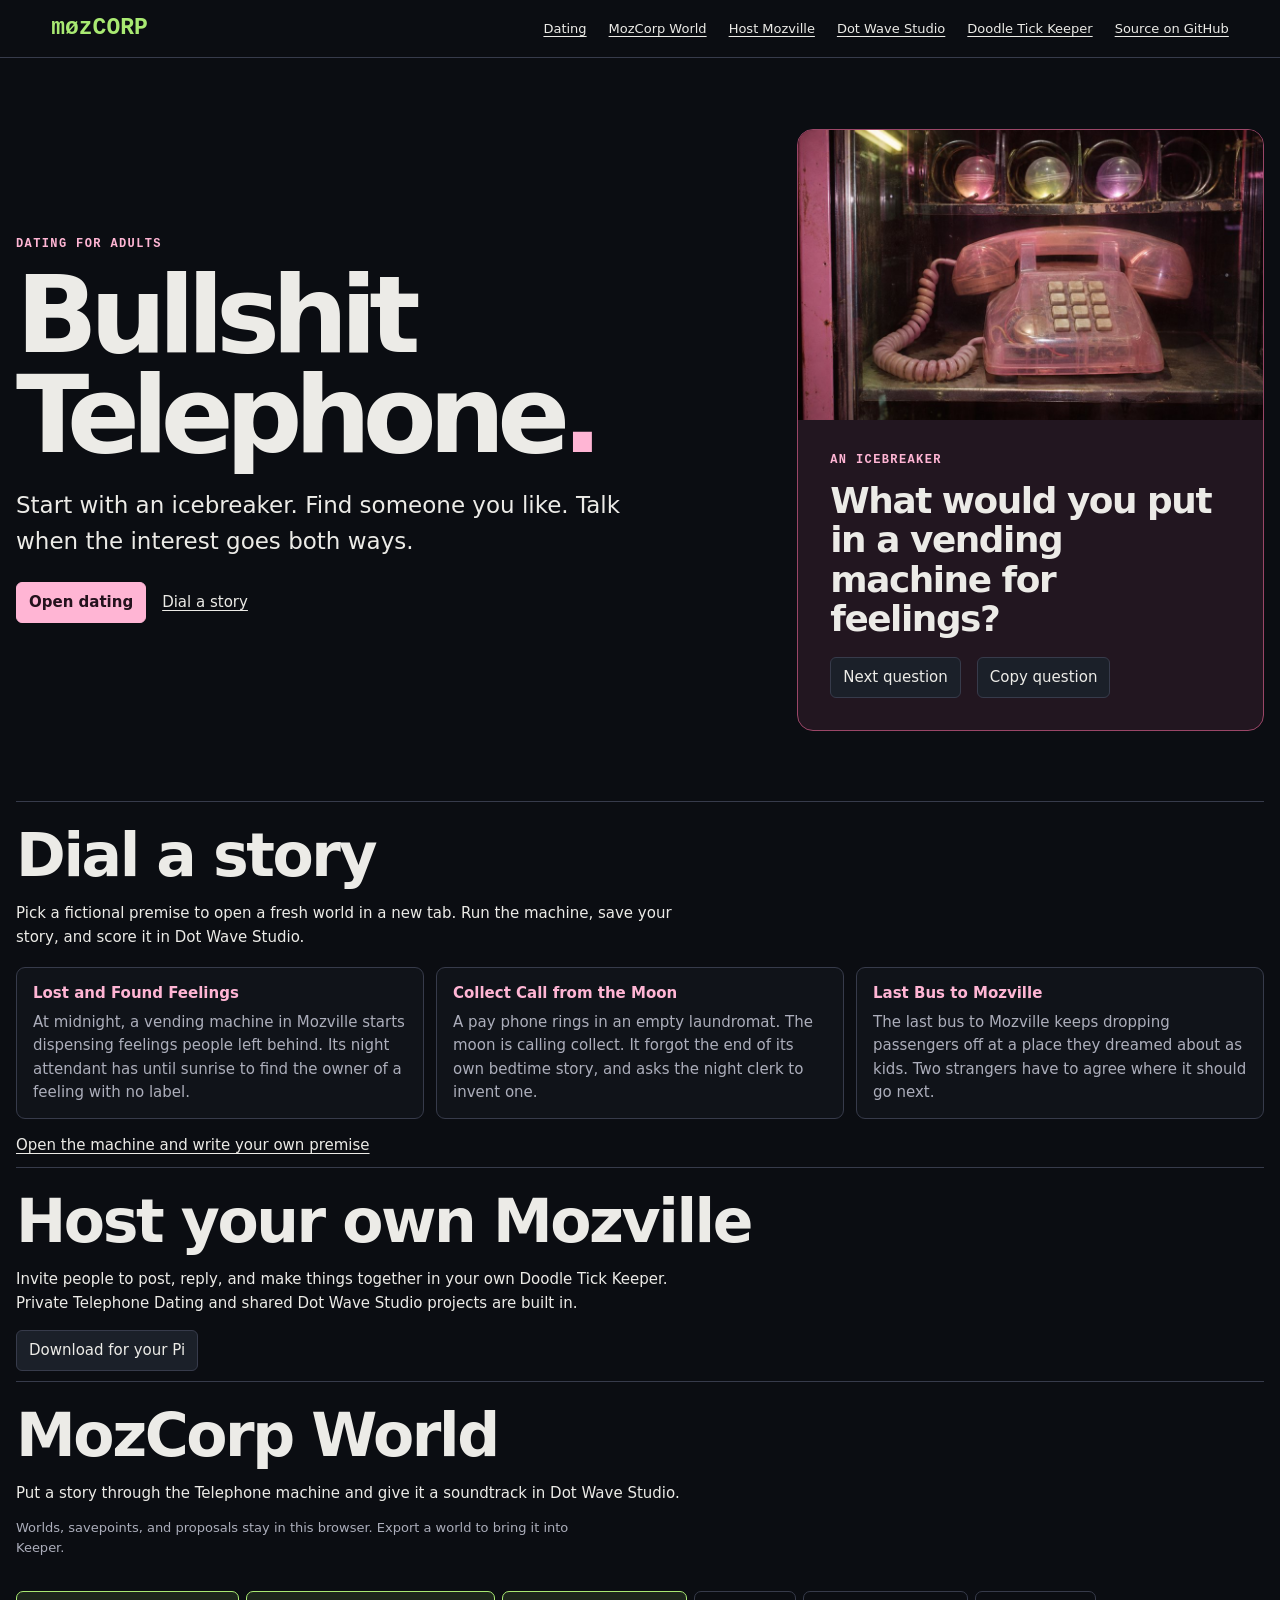
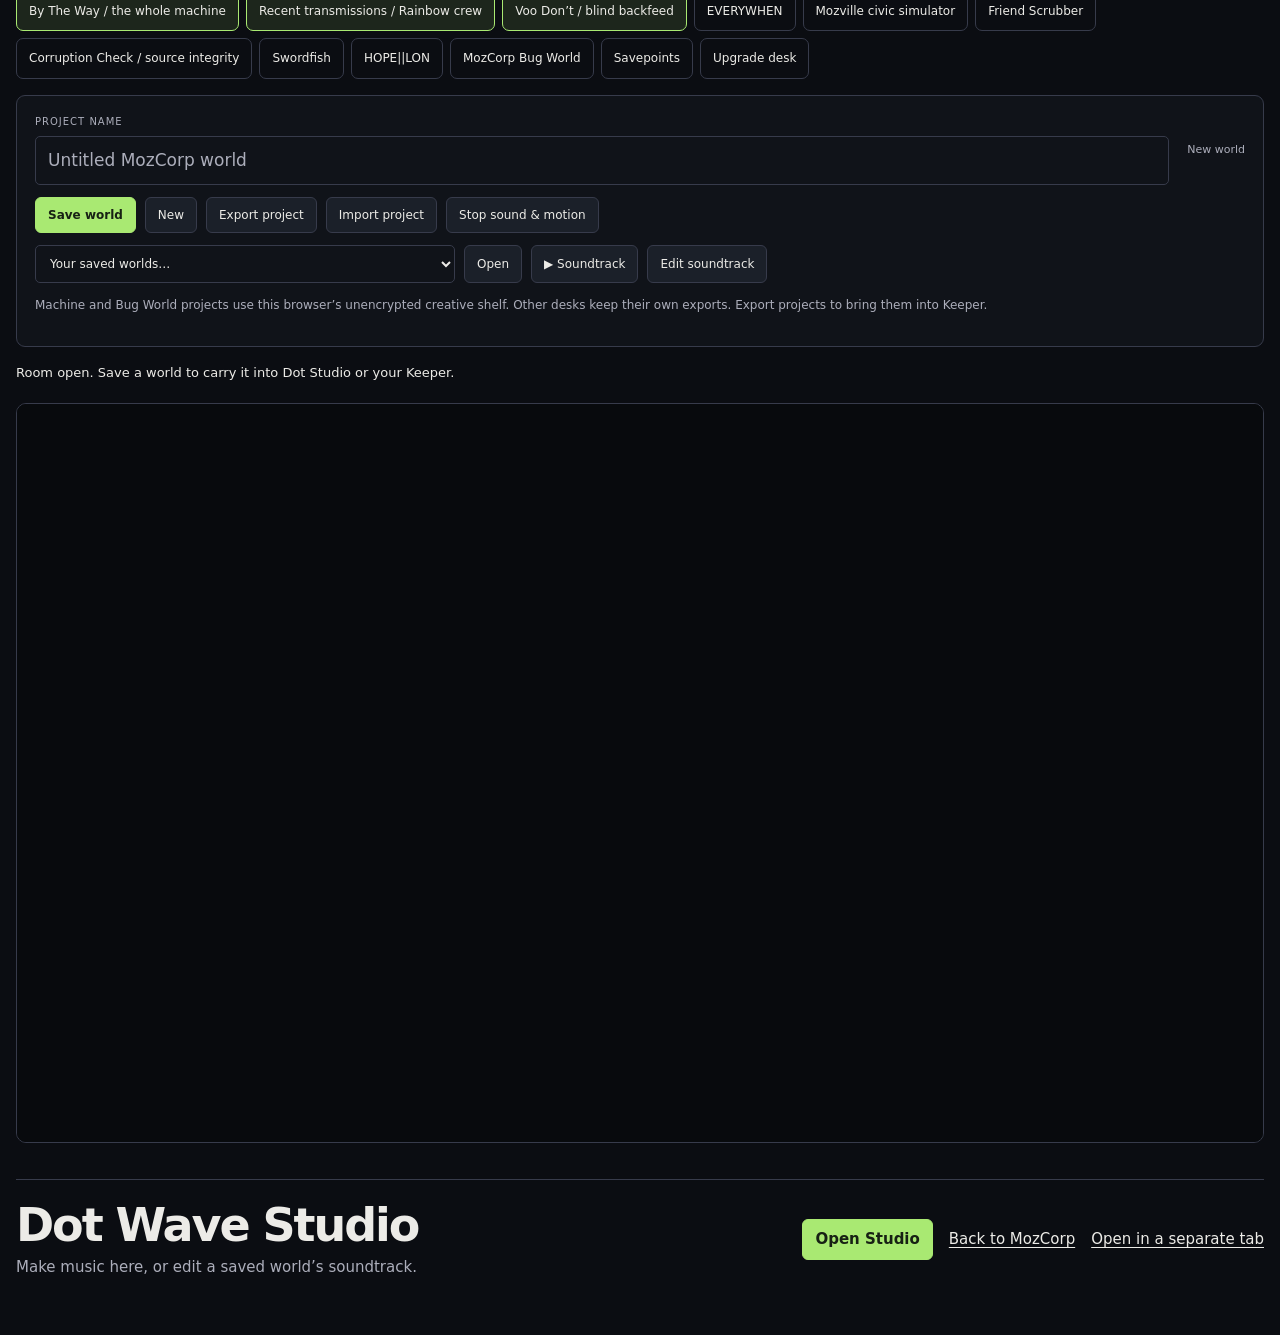
<file: index.html>
<!doctype html>
<html lang="en">
<head>
  <meta charset="utf-8">
  <meta name="viewport" content="width=device-width, initial-scale=1">
  <meta name="referrer" content="no-referrer">
  <meta name="description" content="Bullshit Telephone World is a dating site for adults who want to start with a conversation. Explore the original MozCorp world and Dot Wave Studio.">
  <title>Bullshit Telephone World · Dating</title>
  <link rel="stylesheet" href="./public-world.css">
  <link rel="stylesheet" href="./mozcorp.css">
  <link rel="stylesheet" href="./dating.css">
  <link rel="stylesheet" href="./switchboard.css">
  <script src="./doodle-bridge.js" defer></script>
  <script src="./public-world.mjs" type="module"></script>
</head>
<body>
  <header class="site-header">
    <a class="wordmark" href="./">møzCORP</a>
    <nav aria-label="Public project">
      <a href="./dating.html">Dating</a>
      <a href="#mozcorp">MozCorp World</a>
      <a href="#host-mozville">Host Mozville</a>
      <a href="#dot-studio">Dot Wave Studio</a>
      <a href="https://github.com/moswald14/doodletick">Doodle Tick Keeper</a>
      <a href="https://github.com/moswald14/mozcorp-telephone-world">Source on GitHub</a>
    </nav>
  </header>
  <main>
    <section class="dating-hero" aria-labelledby="dating-title">
      <div class="dating-hero-copy">
        <p class="dating-eyebrow">Dating for adults</p>
        <h1 id="dating-title">Bullshit<br>Telephone<span>.</span></h1>
        <p>Start with an icebreaker. Find someone you like. Talk when the interest goes both ways.</p>
        <div class="dating-actions">
          <a class="button dating-primary" href="./dating.html">Open dating</a>
          <a href="#dial-a-story">Dial a story</a>
        </div>
      </div>
      <aside class="switchboard" aria-labelledby="hero-icebreaker">
        <img class="switchboard-photo" src="./switchboard-phone.jpg" alt="" width="960" height="640">
        <div class="switchboard-card">
          <p class="dating-eyebrow">An icebreaker</p>
          <h2 id="hero-icebreaker" aria-live="polite">What would you put in a vending machine for feelings?</h2>
          <div id="switchboard-actions" class="dating-actions" hidden>
            <button id="next-icebreaker" class="button" type="button">Next question</button>
            <button id="copy-icebreaker" class="button" type="button">Copy question</button>
          </div>
          <p id="icebreaker-status" class="save-note" role="status" hidden></p>
          <input id="icebreaker-copy-field" type="text" aria-label="Icebreaker to copy" readonly hidden>
        </div>
      </aside>
    </section>
    <section id="dial-a-story" class="creative-world-title" aria-labelledby="dial-a-story-title">
      <h2 id="dial-a-story-title">Dial a story</h2>
      <p>Pick a fictional premise to open a fresh world in a new tab. Run the machine, save your story, and score it in Dot Wave Studio.</p>
      <ul id="transmission-starters" class="transmission-starters" aria-label="Story starters"></ul>
      <p><a href="#mozcorp">Open the machine and write your own premise</a></p>
    </section>
    <section id="host-mozville" class="creative-world-title" aria-labelledby="host-mozville-title">
      <h2 id="host-mozville-title">Host your own Mozville</h2>
      <p>Invite people to post, reply, and make things together in your own Doodle Tick Keeper. Private Telephone Dating and shared Dot Wave Studio projects are built in.</p>
      <p><a class="button" href="https://github.com/moswald14/mozcorp-telephone-world/releases/tag/keeper-0.20b-private.7">Download for your Pi</a></p>
    </section>
    <section id="mozcorp" aria-labelledby="world-title">
      <header class="creative-world-title">
        <h2 id="world-title">MozCorp World</h2>
        <p>Put a story through the Telephone machine and give it a soundtrack in Dot Wave Studio.</p>
        <p class="save-note">Worlds, savepoints, and proposals stay in this browser. Export a world to bring it into Keeper.</p>
      </header>
      <section id="workspace" aria-label="MozCorp Labs"></section>
    </section>
    <section id="dot-studio" class="studio-panel" aria-labelledby="dot-studio-title">
      <header class="studio-panel-header">
        <div>
          <h2 id="dot-studio-title" tabindex="-1">Dot Wave Studio</h2>
          <p>Make music here, or edit a saved world’s soundtrack.</p>
        </div>
        <div class="studio-panel-actions">
          <button class="button primary" id="dot-studio-open" type="button" hidden>Open Studio</button>
          <a href="#mozcorp">Back to MozCorp</a>
          <a id="dot-studio-separate" href="./studio.html#sound" target="_blank" rel="noopener">Open in a separate tab</a>
        </div>
      </header>
      <p id="dot-studio-status" class="save-note" role="status"></p>
      <div id="dot-studio-editor"></div>
    </section>
    <noscript><p>Turn on JavaScript to run the machine and open the rooms.</p></noscript>
  </main>
</body>
</html>
</file>
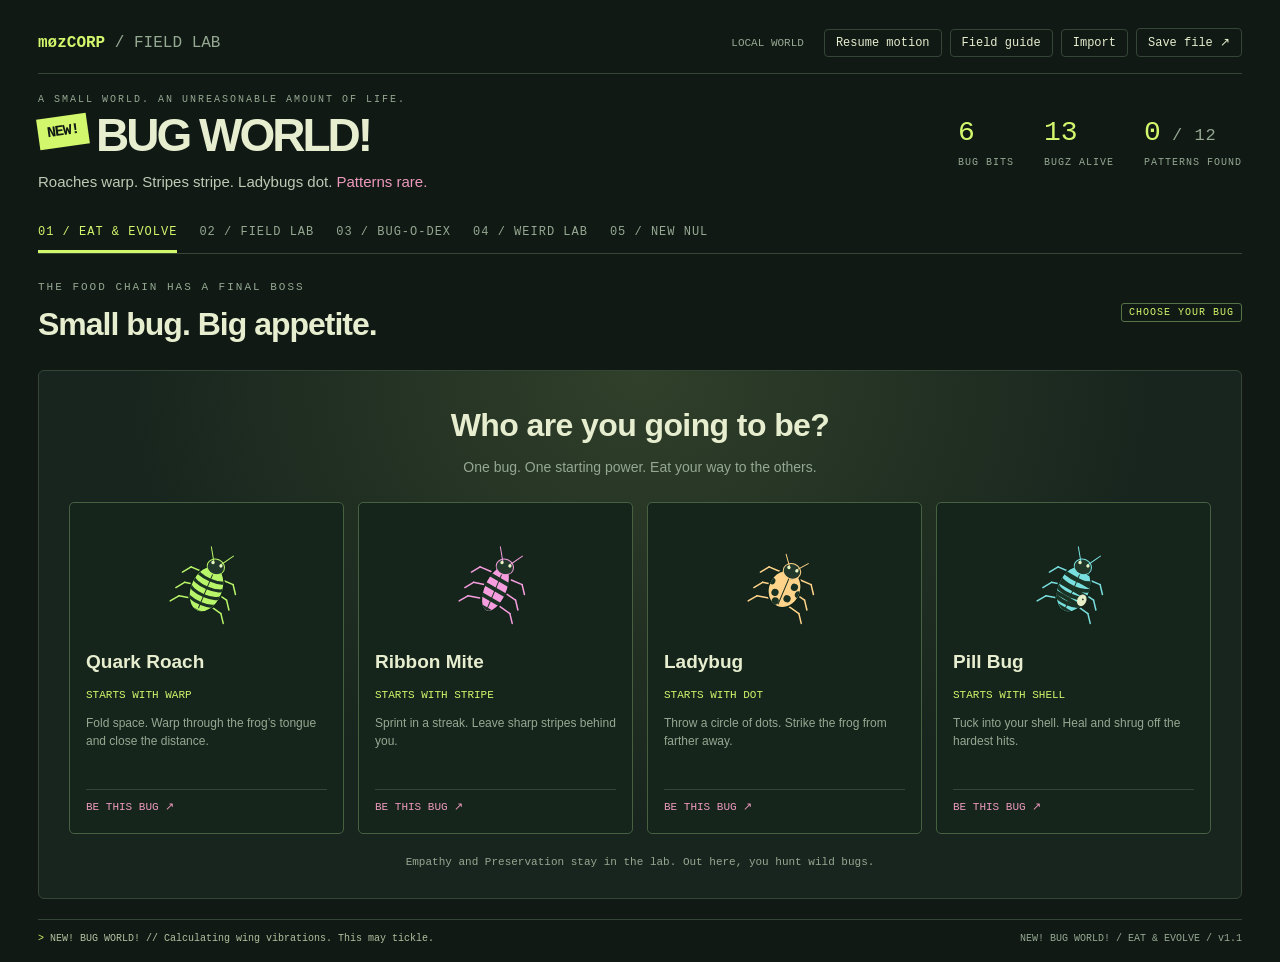
<file: room-bug-world.html>
<!doctype html>
<html lang="en">
<head>
<meta http-equiv="Content-Security-Policy" content="default-src &#x27;none&#x27;; script-src &#x27;sha256-5BYojQN3QO45VwmF+PPyAXD576gUEl7FbiCViFIethw=&#x27; &#x27;sha256-ADBpUMy7L91vPYDYYbtrmxD2Oi5kxwPY13YmI9n1+Sk=&#x27; &#x27;sha256-DkIbGc3WFthXcQovmvtp6bQevCdBh2qIBvJ9bT27BpM=&#x27; &#x27;sha256-fNTH69fyLwsNBDB4GxphT7MohHAuNzSFhHIwrd0cvrY=&#x27; &#x27;sha256-oqDJlL07cSBjE+sUIk5EmQv57cLz73DhWUbpGmj0CHs=&#x27; &#x27;sha256-tceOwPLg9KfxKOFj/bgIstdD/0e7G3JSaO9Cu3JFqe8=&#x27;; style-src &#x27;unsafe-inline&#x27;; img-src data: blob:; font-src data:; media-src data: blob:; frame-src &#x27;self&#x27; data: blob:; connect-src &#x27;none&#x27;; worker-src &#x27;none&#x27;; object-src &#x27;none&#x27;; base-uri &#x27;none&#x27;; form-action &#x27;none&#x27;"><meta name="referrer" content="no-referrer">
<script nonce="__MOZCORP_NONCE__" data-moz-source="prelude.js">
// Private station boundary. This code never receives Keeper identity or vault keys.
(function (root) {
  'use strict';
  const protocol = 'doodle-mozcorp/v1', stationId = 'bug-world';
  const focusAnchors = [];
  const preferenceKeys = new Set(['btw.mozmoji.fork.v1', 'btw.voodont.blind-backfeed.v1']);
  const sessionLimits = {'btw.integrity.handoff.v1':700000,'btw-everywhen-fiction-cue-v1':4096};
  const stations = new Set(['machine','recent','voodont','everywhen','mozville','friend-scrubber','integrity','swordfish','hope-lon','bug-world']);
  const handlers = new Map(), pending = new Map(), outbound = [], dirtyPreferences = new Set();
  const audioContexts = new Set(), wrappedAudio = new Map();
  let token = null, sequence = 0, closed = false, lastDirty = null;
  for(const name of ['AudioContext','webkitAudioContext']){
    const native=root[name];if(typeof native!=='function')continue;
    let wrapped=wrappedAudio.get(native);
    if(!wrapped){wrapped=new Proxy(native,{construct(target,args,newTarget){const context=Reflect.construct(target,args,newTarget===wrapped?target:newTarget);audioContexts.add(context);return context;}});wrappedAudio.set(native,wrapped);}
    try{root[name]=wrapped;}catch{}
  }
  function post(value) { root.parent.postMessage({protocol,stationId,...value}, '*'); }
  function flush() { if (!token || closed) return; while(outbound.length) { const message=outbound.shift(); if(message.type!=='request'||pending.has(message.requestId))post({...message,token}); } }
  function request(requestType, payload = {}) {
    if (!['save','cloud','upgrades','open-original','open-link','news','hope','pref-set'].includes(requestType)) return Promise.reject(new Error('This station action is not supported.'));
    if (closed) return Promise.reject(new Error('This station has closed.'));
    const requestId = stationId+'-'+(++sequence);
    return new Promise((resolve,reject)=>{
      const timer=root.setTimeout(()=>{pending.delete(requestId);reject(new Error('The Keeper did not answer. Your work is still in this station.'));},20000);
      pending.set(requestId,{resolve,reject,timer}); outbound.push({type:'request',requestId,requestType,payload}); flush();
    });
  }
  function preferenceChanged(key,value) {
    if (!preferenceKeys.has(key)) return;
    dirtyPreferences.add(key);
    if(token) request('pref-set',{key,value}).catch(()=>{});
  }
  function limitFor(kind,key){return kind==='local'&&preferenceKeys.has(key)?65536:Object.hasOwn(sessionLimits,key)?sessionLimits[key]:2000000;}
  function store(kind) {
    const map = new Map();
    const api={
      getItem(key){return map.get(String(key))??null;},
      setItem(key,value){key=String(key);value=String(value);if(key.length>256||value.length>limitFor(kind,key))throw new Error('This station value is too large. Export a file to keep it.');if(!map.has(key)&&map.size>=128)throw new Error('This station memory is full.');let total=key.length+value.length;for(const [k,v]of map)if(k!==key)total+=k.length+v.length;if(total>8000000)throw new Error('This station memory is full. Export a file to keep it.');map.set(key,value);if(kind==='local')preferenceChanged(key,value);},
      removeItem(key){key=String(key);map.delete(key);if(kind==='local')preferenceChanged(key,null);},
      clear(){for(const key of map.keys())api.removeItem(key);},key(index){return [...map.keys()][index]??null;},
      get length(){return map.size;}
    };
    return {api,map};
  }
  const local=store('local'),session=store('session');
  const MozStore=Object.freeze({local:local.api,session:session.api,
    snapshot(){return {local:Object.fromEntries(local.map),session:Object.fromEntries(session.map)};},
    restore(value){
      if(!value||typeof value!=='object')throw new Error('Invalid station memory.');
      const changes=[];
      for(const [which,target] of [['local',local],['session',session]]){
        if(value[which]===undefined)continue;
        if(!value[which]||typeof value[which]!=='object'||Array.isArray(value[which]))throw new Error('Invalid station memory.');
        const entries=Object.entries(value[which]);if(entries.length>128)throw new Error('Too many station values.');
        let total=0;for(const [key,text] of entries){if(key.length>256||typeof text!=='string'||text.length>limitFor(which,key))throw new Error('Invalid station value.');total+=key.length+text.length;}if(total>8000000)throw new Error('This station memory is full.');
        changes.push({target,entries});
      }
      for(const {target,entries}of changes){target.map.clear();for(const [key,text]of entries)target.map.set(key,text);}
    }
  });
  function navigate(next,options={}) {
    if(!stations.has(next))throw new Error('Unknown MozCorp station.');
    const transfer={};
    const supplied=options.session||Object.fromEntries(session.map);
    for(const [key,limit]of Object.entries(sessionLimits))if(Object.hasOwn(supplied,key)){if(typeof supplied[key]!=='string'||supplied[key].length>limit)throw new Error('Invalid station handoff.');transfer[key]=supplied[key];}
    const anchor=typeof options.anchor==='string'&&/^[A-Za-z][\w-]{0,99}$/.test(options.anchor)?options.anchor:'';
    outbound.push({type:'navigate',payload:{stationId:next,anchor,session:transfer}});flush();
  }
  function register(requestType,handler) {
    if(!['capture','restore','cloud-restore','stop','checkpoint','focus'].includes(requestType)||typeof handler!=='function')throw new Error('Unknown station adapter.');
    handlers.set(requestType,handler);return()=>handlers.delete(requestType);
  }
  // Station adapters override these narrow defaults after the original scripts.
  register('capture',()=>{throw new Error('This private desk uses its own export controls and does not create Telephone project snapshots.');});
  register('restore',()=>{throw new Error('This private desk does not accept generic Telephone project restoration.');});
  register('checkpoint',()=>({editVersion:0}));
  register('stop',async()=>{await Promise.all([...audioContexts].map(async context=>{if(context.state!=='closed')try{await context.suspend();}catch{}}));return{stopped:true,editVersion:0};});
  register('focus',(value={})=>{
    if(!value||typeof value!=='object'||Array.isArray(value)||Object.keys(value).some(key=>!['anchor','session'].includes(key)))throw new Error('Invalid station focus request.');
    if(value.session!==undefined&&(!value.session||typeof value.session!=='object'||Array.isArray(value.session)||Object.keys(value.session).length))throw new Error('This private desk does not accept a transferred source or fiction cue.');
    const anchor=value.anchor??'';if(typeof anchor!=='string'||(anchor&&!focusAnchors.includes(anchor)))throw new Error('Unknown station focus anchor.');
    if(anchor){const target=root.document.getElementById(anchor);if(!target)throw new Error('This station focus target is unavailable.');target.scrollIntoView({block:'start',behavior:'auto'});}
    return{focused:true,anchor,editVersion:0};
  });
  root.MozStore=MozStore;
  function dirty(value){if(!value||!Number.isSafeInteger(value.editVersion)||value.editVersion<0)return;lastDirty=value.editVersion;if(token)post({type:'dirty',token,editVersion:lastDirty});}
  root.MozHost=Object.freeze({navigate,request,register,dirty,audioContexts,get stationId(){return stationId;},get ready(){return token!==null;}});
  root.addEventListener('message',event=>{
    if(event.source!==root.parent)return;
    const message=event.data;
    if(!message||message.protocol!==protocol||message.stationId!==stationId)return;
    if(message.type==='init'){
      if(token!==null||typeof message.token!=='string'||!/^[a-fA-F0-9]{32}$/.test(message.token))return;
      token=message.token;
      for(const key of preferenceKeys){const text=message.preferences?.[key];if(typeof text==='string'&&text.length<=65536&&!dirtyPreferences.has(key))local.map.set(key,text);}
      for(const [key,limit]of Object.entries(sessionLimits)){const text=message.session?.[key];if(typeof text==='string'&&text.length<=limit)session.map.set(key,text);}
      root.dispatchEvent(new CustomEvent('mozcorp:init',{detail:{stationId}}));
      for(const key of dirtyPreferences)request('pref-set',{key,value:local.api.getItem(key)}).catch(()=>{});
      if(lastDirty!==null)post({type:'dirty',token,editVersion:lastDirty});
      flush();return;
    }
    if(!token||message.token!==token)return;
    if(message.type==='response'){
      const job=pending.get(message.requestId);if(!job)return;pending.delete(message.requestId);root.clearTimeout(job.timer);
      if(message.error){
        const value=message.error,error=new Error(typeof value==='string'?value:typeof value.message==='string'?value.message:'The Keeper could not complete this action.');
        if(value&&typeof value==='object'){
          if(Number.isInteger(value.status)&&value.status>=400&&value.status<=599)error.status=value.status;
          if(typeof value.code==='string'&&/^[A-Za-z0-9_.-]{1,80}$/.test(value.code))error.code=value.code;
        }
        job.reject(error);
      }else job.resolve(message.result);return;
    }
    if(message.type==='request'&&typeof message.requestId==='string'&&message.requestId.length<=100){
      const handler=handlers.get(message.requestType);
      if(!handler){post({type:'response',token,requestId:message.requestId,error:'This station adapter is unavailable.'});return;}
      Promise.resolve().then(()=>handler(message.payload)).then(result=>post({type:'response',token,requestId:message.requestId,result}),error=>post({type:'response',token,requestId:message.requestId,error:error?.message||'This station could not complete the action.'}));
    }
  });
  root.document.addEventListener('click',event=>{
    const link=event.target.closest?.('a');if(!link||link.hasAttribute('download'))return;
    if(link.dataset.mozStation||link.dataset.mozOriginal||link.dataset.mozService){
      event.preventDefault();
      if(link.dataset.mozService==='upgrades')request('upgrades',{action:'open'}).catch(error=>root.alert(error.message));
      else if(link.dataset.mozStation)navigate(link.dataset.mozStation,{anchor:link.dataset.mozAnchor||''});
      else request('open-original',{path:link.dataset.mozOriginal,anchor:link.dataset.mozAnchor||''}).catch(error=>root.alert(error.message));
      return;
    }
    // Opaque private frames cannot open popups. Only an actual click may ask the
    // trusted parent to show an external URL for review; it never opens it here.
    if(!event.isTrusted||event.defaultPrevented)return;
    const raw=link.getAttribute('href');if(!raw||raw.startsWith('#'))return;
    let url;try{url=new URL(raw,root.location.href);}catch{return;}
    if(!['http:','https:'].includes(url.protocol)||url.username||url.password||url.href.length>4096)return;
    if(link.target==='_blank'||url.origin!==root.location.origin){
      event.preventDefault();request('open-link',{url:url.href}).catch(error=>root.alert(error.message));
    }
  });
  function ready(){post({type:'ready'});const anchor='';if(anchor)root.document.getElementById(anchor)?.scrollIntoView({block:'start',behavior:'auto'});}
  if(root.document.readyState==='loading')root.document.addEventListener('DOMContentLoaded',ready,{once:true});else root.setTimeout(ready,0);
  root.addEventListener('pagehide',()=>{closed=true;outbound.length=0;for(const job of pending.values()){root.clearTimeout(job.timer);job.reject(new Error('This station has closed.'));}pending.clear();handlers.clear();for(const context of audioContexts)if(context.state!=='closed')context.suspend().catch(()=>{});audioContexts.clear();});
})(window);

</script>
<meta charset="utf-8"><meta name="viewport" content="width=device-width, initial-scale=1">
<meta name="theme-color" content="#101914">
<title>NEW! Bug World! — Patterns Rare</title>
<style nonce="__MOZCORP_NONCE__">
:root{--bg:#101914;--panel:#18251e;--ink:#e7edcf;--muted:#95a892;--line:#354636;--acid:#d2f66c;--pink:#ed99bd;--cyan:#91dfd1;--mono:'Cascadia Code','Consolas',monospace}*{box-sizing:border-box}body{margin:0;background:var(--bg);color:var(--ink);font:15px/1.5 'Segoe UI',Arial,sans-serif}button,input,select{font:inherit}button,select{cursor:pointer}button{background:#24352a;color:var(--ink);border:1px solid #486047;padding:10px 16px;border-radius:4px;transition:background .15s,transform .15s}button:hover{background:#38503a;transform:translateY(-1px)}button:disabled{opacity:.4;cursor:not-allowed;transform:none}button:focus-visible,a:focus-visible,select:focus-visible,input:focus-visible{outline:3px solid var(--pink);outline-offset:3px}button#hatch{white-space:nowrap}button.primary{background:var(--acid);color:#192316;border-color:var(--acid);font-weight:750}button.small{padding:6px 11px;font:12px var(--mono)}button.ghost{background:transparent;border-color:var(--line)}.shell{max-width:1440px;margin:auto;padding:28px 38px 18px}.eyebrow{font:11px var(--mono);letter-spacing:2px;color:var(--muted);text-transform:uppercase}.topline{display:flex;justify-content:space-between;align-items:center;gap:16px;border-bottom:1px solid var(--line);padding-bottom:16px}.logo-small{color:var(--acid);font:900 16px var(--mono)}.toolbar{display:flex;gap:8px;align-items:center}.save-label{font:11px var(--mono);color:var(--muted);margin-right:12px}.hero{display:flex;justify-content:space-between;align-items:center;padding:26px 0 24px;gap:20px}h1{font-size:clamp(34px,4.5vw,64px);line-height:1;letter-spacing:-3px;margin:7px 0 13px;font-weight:850}h1 .new{display:inline-block;transform:rotate(-8deg);color:var(--bg);background:var(--acid);font:800 15px var(--mono);letter-spacing:-1px;padding:7px 9px;vertical-align:top;margin:4px 8px 0 0}.tagline{margin:0;color:#bdcbb5;font-size:15px}.tagline b{color:var(--pink);font-weight:500}.stats{display:flex;gap:30px}.stat strong{font:35px var(--mono);display:block;color:var(--acid);line-height:1.2}.stat span{font:10px var(--mono);letter-spacing:1px;color:var(--muted)}.tabs{display:flex;gap:26px;border-bottom:1px solid var(--line);margin-bottom:20px}.tabs button{border:0;border-radius:0;background:none;color:var(--muted);padding:11px 0;font:12px var(--mono);letter-spacing:1px;border-bottom:3px solid transparent}.tabs button[aria-selected=true]{color:var(--acid);border-color:var(--acid)}.workspace{display:grid;grid-template-columns:minmax(0,1fr) 310px;gap:20px}.field{border:1px solid var(--line);border-radius:5px;overflow:hidden;background:#1d2c23}.field-header{display:flex;justify-content:space-between;align-items:center;padding:12px 16px;border-bottom:1px solid var(--line);gap:8px}.zone{color:var(--ink);background:#1d2c23;border:0;font:12px var(--mono);max-width:165px}.live{font:10px var(--mono);color:var(--acid);letter-spacing:1px}.live:before{content:'';display:inline-block;width:6px;height:6px;border-radius:50%;background:currentColor;margin-right:8px}.canvas-wrap{position:relative;min-height:440px;height:clamp(360px,48vh,610px);overflow:hidden}#world{display:block;width:100%;height:100%;touch-action:manipulation;cursor:crosshair}.field-mark{position:absolute;left:18px;top:15px;font:10px var(--mono);letter-spacing:2px;color:#8eaa82;pointer-events:none}.field-tip{position:absolute;left:16px;bottom:14px;padding:6px 10px;background:#101914dd;color:#aebfa7;font:11px var(--mono);border:1px solid #425740;pointer-events:none}.field-footer{display:flex;gap:8px;align-items:center;justify-content:space-between;padding:13px 15px;background:#18251e;border-top:1px solid var(--line)}.field-footer .hint{font:11px var(--mono);color:var(--muted)}.panel{background:var(--panel);border:1px solid var(--line);border-radius:5px;padding:18px}.specimen-head{display:flex;align-items:center;justify-content:space-between}.pill{font:10px var(--mono);text-transform:uppercase;letter-spacing:1px;border:1px solid #567347;padding:3px 7px;color:var(--acid);border-radius:3px}.specimen-art{height:130px;width:100%;display:block;margin:5px 0}.panel h2{font-size:23px;line-height:1.15;letter-spacing:-.6px;margin:5px 0}.panel p{font-size:13px;color:var(--muted);margin:8px 0 15px}.pattern-name{font:12px var(--mono);color:var(--pink)}.genes{font:10px var(--mono);display:flex;gap:5px;margin:12px 0}.genes span{padding:4px 7px;border:1px solid var(--line);color:var(--muted)}.actions{display:flex;gap:8px}.actions button{flex:1;padding:10px 7px;font-size:12px}.card-bottom{display:grid;grid-template-columns:1fr 1fr;gap:15px;margin-top:16px;border-top:1px solid var(--line);padding-top:14px;font:11px var(--mono);color:var(--muted)}.card-bottom b{color:var(--ink);display:block;font-size:12px;margin-top:4px}.farm{margin-top:14px;padding:14px 16px}.farm-row{display:flex;align-items:center;justify-content:space-between}.farm p{margin:6px 0;font:11px var(--mono)}.progress{height:4px;background:#30412f;margin:10px 0 12px}.progress i{height:100%;display:block;background:var(--acid)}.bottom-note{display:flex;align-items:center;justify-content:space-between;border-top:1px solid var(--line);margin-top:20px;padding-top:13px;font:10px var(--mono);color:var(--muted);gap:16px}.log{white-space:nowrap;overflow:hidden;text-overflow:ellipsis;max-width:65%;color:#b3c09f}.log:before{content:'> ';color:var(--acid)}.page[hidden]{display:none}.page-title{display:flex;align-items:end;justify-content:space-between;margin:25px 0 18px}.page-title h2{font-size:32px;margin:0;letter-spacing:-1px}.page-title p{color:var(--muted);font-size:13px;margin:5px 0}.grid{display:grid;grid-template-columns:repeat(4,1fr);gap:14px}.dex-card{padding:15px;text-align:left;min-height:170px;background:var(--panel);border:1px solid var(--line);border-radius:5px}.dex-card canvas{height:75px;width:100%;display:block}.dex-card h3{font-size:14px;margin:5px 0}.dex-card p{font:11px var(--mono);color:var(--muted);margin:5px 0}.dex-card.locked{opacity:.55}.pattern-swatch{height:55px;border-radius:2px;margin:10px 0 16px}.dex-count{font:12px var(--mono);color:var(--acid)}.lab-grid{display:grid;grid-template-columns:1fr 1fr;gap:20px}.lab-grid .panel{padding:23px}.lab-grid h2{margin:0 0 8px}.meter{margin:12px 0;font:11px var(--mono);display:grid;grid-template-columns:85px 1fr 30px;align-items:center;gap:10px}.meter progress{width:100%;height:9px;accent-color:var(--acid)}.lab-actions{display:flex;gap:7px;flex-wrap:wrap;margin-top:15px}.lab-actions button{font-size:12px}.upgrade{padding:13px 0;border-top:1px solid var(--line);display:flex;align-items:center;justify-content:space-between;gap:10px}.upgrade strong{font-size:13px}.upgrade p{font-size:11px;margin:4px 0}.empathy-art{width:100%;height:290px;background:#0d1511;display:block;margin:15px 0}.empathy-controls{display:flex;align-items:center;justify-content:space-between;gap:12px}.empathy-controls p{margin:0}.terminal{margin-top:20px;display:flex;gap:8px}.terminal input{background:#101914;border:1px solid var(--line);padding:10px;color:var(--acid);font:12px var(--mono);flex:1;min-width:0}.timeline{margin:20px 0}.timeline article{border-left:2px solid var(--acid);padding:8px 20px;margin:14px 0}.timeline h3{font:14px var(--mono);margin:3px 0}.timeline p{color:var(--muted);font-size:13px}dialog{background:var(--panel);color:var(--ink);border:1px solid #69805c;border-radius:6px;padding:28px;max-width:480px;width:calc(100% - 32px)}dialog::backdrop{background:#050a08bd;backdrop-filter:blur(4px)}dialog h2{font-size:28px;line-height:1.1;margin:0 0 16px}dialog p{color:#bac6ad;font-size:14px}dialog .actions{margin-top:24px}#toast{position:fixed;left:50%;bottom:25px;transform:translateX(-50%);background:var(--acid);color:#172414;padding:12px 20px;box-shadow:0 4px 30px #0008;font:12px var(--mono);max-width:min(90vw,640px);z-index:10;border-radius:4px;display:none}#toast.visible{display:block}.roster{display:flex;gap:6px;flex-wrap:wrap;margin-top:12px}.roster button{font:11px var(--mono);padding:6px 8px}.roster button[aria-pressed=true]{border-color:var(--acid);color:var(--acid)}.secondary-line{font:10px var(--mono);color:var(--muted);margin:12px 0 0}.rare-text{color:var(--pink)}@media(max-width:1000px){.shell{padding:20px}.stats{gap:18px}.workspace{grid-template-columns:1fr 270px}.grid{grid-template-columns:repeat(3,1fr)}.hero h1{font-size:45px}.save-label{display:none}}@media(max-width:730px){.shell{padding:15px}.hero{align-items:start;flex-direction:column;padding:24px 0 15px;gap:20px}.hero h1{font-size:43px}.stats{width:100%;justify-content:space-between}.stat strong{font-size:27px}.workspace{grid-template-columns:1fr}.canvas-wrap{min-height:340px;height:390px}.panel.selected-panel{display:grid;grid-template-columns:110px 1fr;gap:10px}.selected-panel .specimen-head{grid-column:1/-1}.specimen-art{height:120px;margin:0}.specimen-details{align-self:center}.selected-panel .actions,.selected-panel .card-bottom{grid-column:1/-1}.card-bottom{margin-top:4px}.grid{grid-template-columns:repeat(2,1fr)}.lab-grid{grid-template-columns:1fr}.tabs{gap:20px}.tabs button{font-size:10px}.toolbar{gap:5px}.toolbar button{font-size:10px;padding:6px}.logo-small{font-size:13px}.bottom-note{align-items:start;flex-direction:column;gap:7px}.log{max-width:100%}.field-footer{flex-wrap:wrap}.field-footer .hint{font-size:10px}.page-title{align-items:start;flex-direction:column}.page-title h2{font-size:28px}}@media(prefers-reduced-motion:reduce){button{transition:none}}
.hunt-heading{display:flex;justify-content:space-between;align-items:center;margin:4px 0 18px}.hunt-heading h2{font-size:32px;letter-spacing:-1px;margin:4px 0}.hunt-layout{display:grid;grid-template-columns:minmax(0,1fr) 290px;gap:20px}.hunt-main{min-width:0}.hunt-hud{display:flex;gap:14px;align-items:center;padding:12px 15px;background:var(--panel);border:1px solid var(--line);border-bottom:0;border-radius:5px 5px 0 0;font:11px var(--mono)}.hunt-hud strong{color:var(--acid);margin-right:auto}.hunt-hud progress{width:95px;height:8px;accent-color:var(--acid)}.hp-label{color:var(--muted)}.hp-label b{color:var(--ink)}.hunt-arena{width:100%;max-width:100%;min-width:0;position:relative;background:#182b20;border:1px solid var(--line);aspect-ratio:5/3;overflow:hidden;min-height:280px}#hunt-canvas{width:100%;height:100%;display:block;touch-action:none;cursor:crosshair;outline-offset:-3px}.hunt-canvas-label{position:absolute;top:14px;left:16px;font:10px var(--mono);letter-spacing:1px;color:#99b982;pointer-events:none}#frog-health{position:absolute;top:13px;left:20%;width:60%;font:11px var(--mono);color:#f7cedc;pointer-events:none}#frog-health span{display:flex;justify-content:space-between}#frog-health b{font-size:10px;font-weight:400}#frog-health progress{display:block;width:100%;height:8px;accent-color:var(--pink);margin-top:7px}#hunt-pause-overlay,#hunt-result{position:absolute;inset:0;display:flex;flex-direction:column;align-items:center;justify-content:center;gap:12px;background:#0b1711df;backdrop-filter:blur(3px);text-align:center;padding:20px}#hunt-pause-overlay[hidden],#hunt-result[hidden],#frog-health[hidden],#hunt-play[hidden],#starter-screen[hidden]{display:none}#hunt-pause-overlay span{font:25px var(--mono);letter-spacing:7px}#hunt-result h2{font-size:38px;letter-spacing:-1px;margin:0}#hunt-result p{max-width:440px;color:var(--muted)}.bite-deck{background:var(--panel);border:1px solid var(--line);border-top:0;padding:14px;border-radius:0 0 5px 5px}.bite-caption{display:flex;justify-content:space-between;gap:10px;align-items:start;font:11px var(--mono);margin-bottom:12px}.bite-caption strong{color:var(--ink)}.bite-caption span{color:var(--muted);text-align:right;max-width:56%}.bite-track{height:32px;position:relative;background:#0c1710;border:1px solid #40593d;overflow:hidden;margin-bottom:12px;border-radius:3px}.bite-track i{position:absolute;left:35%;width:25%;height:100%;background:#d2f66c77;border-left:2px solid var(--acid);border-right:2px solid var(--acid)}.bite-track b{position:absolute;height:100%;width:3px;left:0;background:#fff;box-shadow:0 0 7px #fff}.bite-track span{position:absolute;inset:0;text-align:center;line-height:30px;font:9px/30px var(--mono);letter-spacing:2px;color:#e0eac3;opacity:.6}.bite-track.idle{opacity:.3}.bite-track.in-window{box-shadow:0 0 13px #d2f66c45;border-color:var(--acid)}.hunt-controls{display:flex;gap:10px;align-items:center;flex-wrap:wrap}.dpad{display:flex;gap:4px}.dpad button{font-size:18px;min-width:40px;height:40px;padding:4px;touch-action:none}.bite-button{min-width:130px;min-height:42px}.bite-button kbd{font:9px var(--mono);opacity:.6;margin-left:9px}.timing-toggle{font:10px var(--mono);color:var(--muted);margin-left:auto;display:flex;align-items:center;gap:5px}.timing-toggle input{accent-color:var(--acid)}.hunt-targets{padding:15px 0}.hunt-targets>div{display:flex;gap:6px;flex-wrap:wrap;margin-top:8px}.hunt-targets button{font:11px var(--mono);padding:8px 11px}.hunt-targets button[aria-pressed=true]{border-color:var(--pink);color:var(--pink)}.hunt-side .panel{margin-bottom:14px}.hunt-side h2{margin-top:10px}.hunt-skills{display:grid;gap:8px}.hunt-skills button{text-align:left;padding:10px 12px;display:grid;grid-template-columns:20px 1fr auto;column-gap:8px;position:relative;overflow:hidden}.hunt-skills kbd{grid-row:span 2;font:11px var(--mono);color:var(--pink);padding-top:3px}.hunt-skills strong{font-size:12px}.hunt-skills .rank{font:10px var(--mono);color:var(--acid)}.hunt-skills small{grid-column:2/4;font-size:10px;color:var(--muted);margin-top:3px}.hunt-skills button:disabled{opacity:.55}.frog-emblem{float:right;font:bold 30px var(--mono);color:var(--acid);letter-spacing:-5px;transform:rotate(-6deg);margin-top:9px}.frog-card{border-color:#4a5b37}.frog-card button{width:100%;font-size:12px}.hunt-event{min-height:42px;color:var(--pink);font:11px/1.6 var(--mono)}.starter-screen{border:1px solid var(--line);background:radial-gradient(ellipse at 50% 0,#30402a,transparent 60%),var(--panel);padding:30px;border-radius:6px;text-align:center}.starter-screen h2{font-size:32px;margin:0 0 5px;letter-spacing:-.6px}.starter-screen p{color:var(--muted);margin:8px 0 24px;font-size:14px}.starter-cards{display:grid;grid-template-columns:repeat(4,1fr);gap:14px}.starter-cards button{background:#16251b;border:1px solid #466040;border-radius:5px;text-align:left;padding:20px 16px;position:relative}.starter-cards button:hover{border-color:var(--acid);background:#273c25;transform:translateY(-4px)}.starter-cards canvas{width:100%;height:120px;display:block}.starter-cards h3{font-size:19px;margin:5px 0}.starter-cards strong{color:var(--acid);font:11px var(--mono);text-transform:uppercase}.starter-cards p{font-size:12px;min-height:55px;margin:10px 0 20px}.starter-cards .choose-label{font:11px var(--mono);border-top:1px solid var(--line);padding-top:10px;display:block;color:var(--pink)}.starter-screen .start-note{font:11px var(--mono);margin:22px 0 0}.tabs{scrollbar-width:thin;scrollbar-color:var(--line) transparent;overflow-x:auto;white-space:nowrap;gap:22px}.tabs button{flex-shrink:0}.hero{padding-top:20px;padding-bottom:20px}body:has(#page-hunt:not([hidden])) .hero h1{font-size:46px}body:has(#page-hunt:not([hidden])) .hero .eyebrow{font-size:10px}body:has(#page-hunt:not([hidden])) .stats .stat strong{font-size:28px}@media(max-width:1000px){.hunt-layout{grid-template-columns:minmax(0,1fr) 250px}.starter-cards{grid-template-columns:repeat(2,1fr)}.hunt-hud{gap:8px}.hp-label{font-size:10px}.hunt-hud progress{width:65px}}@media(max-width:730px){.hunt-layout{grid-template-columns:1fr}.hunt-heading{align-items:start;gap:10px}.hunt-heading h2{font-size:25px}.hunt-heading .eyebrow{font-size:9px;letter-spacing:1px}.hunt-heading>.pill{font-size:8px;white-space:nowrap;margin-top:5px}.starter-screen{padding:20px 12px}.starter-screen h2{font-size:26px}.starter-cards{gap:8px}.starter-cards button{padding:12px}.starter-cards canvas{height:85px}.starter-cards h3{font-size:17px}.starter-cards p{font-size:11px;min-height:60px}.hunt-arena{min-height:280px}.hunt-hud{font-size:10px}.hunt-hud progress{width:50px}.hunt-canvas-label{font-size:8px;left:10px;top:10px}.bite-caption{font-size:10px}.bite-caption span{max-width:60%}.bite-button{min-width:100px;padding:10px}.dpad button{min-width:34px}.timing-toggle{margin:0}.hunt-controls{gap:7px}.hunt-side{display:grid;grid-template-columns:1fr;gap:0}.hunt-skills{grid-template-columns:1fr 1fr}.hunt-skills button{padding:10px 7px;column-gap:4px}.hunt-skills small{font-size:9px}.hunt-skills strong{font-size:11px}.hunt-skills .rank{font-size:9px}.hunt-event{min-height:0}.hero .stats{display:none}body:has(#page-hunt:not([hidden])) .hero h1{font-size:37px}.hero{gap:7px}.tagline{font-size:12px}#frog-health{left:10%;width:80%;top:28px}.hunt-targets button{font-size:10px}.tabs{gap:18px}.tabs button{padding:9px 0}}

</style></head>
<body><main class="shell">
<header class="topline"><div class="logo-small">møzCORP <span style="color:var(--muted);font-weight:400">/ FIELD LAB</span></div><div class="toolbar"><span id="save-status" class="save-label">LOCAL WORLD</span><button class="small ghost" id="global-pause">Pause motion</button><button class="small ghost" id="help">Field guide</button><button class="small ghost" id="import">Import</button><button class="small ghost" id="export">Save file ↗</button><input type="file" id="file" accept="application/json,.json" hidden></div></header>
<section class="hero"><div><div class="eyebrow">A small world. An unreasonable amount of life.</div><h1><span class="new">NEW!</span>BUG WORLD!</h1><p class="tagline">Roaches warp. Stripes stripe. Ladybugs dot. <b>Patterns rare.</b></p></div><div class="stats"><div class="stat"><strong id="bits">6</strong><span>BUG BITS</span></div><div class="stat"><strong id="population">13</strong><span>BUGZ ALIVE</span></div><div class="stat"><strong id="patterns">0<span style="font-size:17px"> / 12</span></strong><span>PATTERNS FOUND</span></div></div></section>
<nav class="tabs" aria-label="World sections" role="tablist"><button role="tab" aria-selected="false" data-tab="hunt">01 / EAT & EVOLVE</button><button role="tab" aria-selected="true" data-tab="field">02 / FIELD LAB</button><button role="tab" aria-selected="false" data-tab="dex">03 / BUG-O-DEX</button><button role="tab" aria-selected="false" data-tab="lab">04 / WEIRD LAB</button><button role="tab" aria-selected="false" data-tab="lineage">05 / NEW NUL</button></nav>
<section class="page" id="page-hunt" role="tabpanel" hidden>
<div class="hunt-heading"><div><span class="eyebrow">THE FOOD CHAIN HAS A FINAL BOSS</span><h2>Small bug. Big appetite.</h2></div><span class="pill" id="hunt-stage">CHOOSE YOUR BUG</span></div>
<div id="starter-screen" class="starter-screen"><div><h2>Who are you going to be?</h2><p>One bug. One starting power. Eat your way to the others.</p></div><div id="starter-cards" class="starter-cards"></div><p class="start-note">Empathy and Preservation stay in the lab. Out here, you hunt wild bugs.</p></div>
<div id="hunt-play" hidden><div class="hunt-layout"><div class="hunt-main"><div class="hunt-hud"><strong id="hunt-name">QUARK ROACH</strong><span class="hp-label">LIFE <b id="hunt-hp">100 / 100</b></span><progress id="hunt-life" max="100" value="100" aria-label="Player health"></progress><button class="small ghost" id="hunt-pause">Pause</button></div>
<div class="hunt-arena"><canvas id="hunt-canvas" tabindex="0" aria-label="Bug adventure arena. Move with WASD or arrows, or tap a destination. Space catches and bites; number keys use skills."></canvas><div class="hunt-canvas-label" id="hunt-location">THE CRUMBLANDS / HUNTING GROUND</div><div id="frog-health" hidden><span>BOSS FROG <b id="frog-phase">WATCH THE TONGUE</b></span><progress id="frog-life" max="120" value="120" aria-label="Boss frog health"></progress></div><div id="hunt-pause-overlay" hidden><span>PAUSED</span><button class="primary" id="hunt-resume">Resume adventure</button></div><div id="hunt-result" hidden><h2 id="hunt-result-title">A tiny setback.</h2><p id="hunt-result-copy"></p><button class="primary" id="hunt-retry">Try again · keep skills</button></div></div>
<div class="bite-deck"><div class="bite-caption"><strong id="bite-title">Catch something worth becoming.</strong><span id="bite-help">Get close, then press Eat / Space.</span></div><div class="bite-track" id="bite-track" role="meter" aria-label="Bite timing" aria-valuemin="0" aria-valuemax="100" aria-valuenow="0"><i id="bite-window"></i><b id="bite-marker"></b><span>HIT THE GREEN WINDOW</span></div><div class="hunt-controls"><div class="dpad" aria-label="Movement buttons"><button data-dir="up" aria-label="Move up">↑</button><button data-dir="left" aria-label="Move left">←</button><button data-dir="down" aria-label="Move down">↓</button><button data-dir="right" aria-label="Move right">→</button></div><button class="primary bite-button" id="hunt-bite">Eat <kbd>SPACE</kbd></button><label class="timing-toggle"><input id="slow-bite" type="checkbox"> Slower bite timing</label></div></div>
<div class="hunt-targets"><span class="eyebrow">PICK YOUR PREY / TAP TO CHASE</span><div id="hunt-prey-buttons"></div></div></div>
<aside class="hunt-side"><section class="panel"><span class="eyebrow">YOU ARE WHAT YOU EAT</span><h2 id="meal-count">0 clean bites</h2><p id="hunt-objective">Eat 3 bugs cleanly and learn 3 different skills to face the frog.</p><div id="hunt-skills" class="hunt-skills"></div><p class="secondary-line">A clean bite learns a power. Repeat meals raise its rank, up to III.</p></section><section class="panel frog-card"><div class="frog-emblem">◉—◉</div><span class="eyebrow">KING OF THE POND</span><h2>Boss Frog</h2><p id="frog-gate">Three clean bites. Three learned skills. Then the pond opens.</p><button id="hunt-boss" class="primary" disabled>Enter the frog pond</button><p class="secondary-line">Dodge the marked tongue line. Strike when the frog is catching its breath.</p></section><p class="hunt-event" id="hunt-event" role="status" aria-live="polite">The meadow is waiting.</p><button class="small ghost" id="hunt-new-run">Choose a different starter</button></aside></div></div>
</section>
<dialog id="confirm-hunt-reset"><h2>Choose a new beginning?</h2><p>This restarts the adventure and its learned skills. Your Bug-o-Dex, lab, and original world stay saved.</p><div class="actions"><button id="cancel-hunt-reset">Keep this bug</button><button class="primary" id="do-hunt-reset">Choose a new bug</button></div></dialog>

<section class="page" id="page-field" role="tabpanel"><div class="workspace"><div><div class="field"><div class="field-header"><select id="zone" class="zone" aria-label="Explore zone"></select><span id="weather" class="eyebrow" style="font-size:10px;letter-spacing:1px">SPORE DRIFT</span><span id="live" class="live">LIVING</span></div><div class="canvas-wrap"><canvas id="world" aria-label="Living bug field. Click a bug to discover its pattern; accessible bug buttons are below."></canvas><span class="field-mark">OBSERVATION AREA / <span id="world-gen">001</span></span><span class="field-tip" id="field-tip">Click a bug. Find its pattern. Let it be weird.</span></div><div class="field-footer"><div class="actions"><button class="primary" id="hatch">+ Hatch a bug <span style="opacity:.6">· 3 bits</span></button><button id="pause" class="ghost">Pause</button></div><span class="hint" id="rare-progress">Every 7th hatch: a rare pattern.</span></div></div><div class="roster" id="roster" aria-label="Select and observe bugs"></div></div><aside><section class="panel selected-panel"><div class="specimen-head"><span class="eyebrow">UNDER THE LENS</span><span id="rarity" class="pill">COMMON</span></div><canvas id="portrait" class="specimen-art" aria-label="Selected bug portrait"></canvas><div class="specimen-details"><h2 id="bug-name">Quark Roach</h2><span class="pattern-name" id="pattern-name">Pattern / pending</span><p id="behavior">Bends space when you get close. Very casual about it.</p><div class="genes" id="genes"></div></div><div class="actions"><button class="primary" id="scan">Observe + bits</button><button id="mutate">Mutate · 6 bits</button></div><div class="card-bottom"><span>OBSERVATION<b id="scan-status">UNRECORDED</b></span><span>CHAMPION<b id="champion">Quark Roach</b></span></div></section><section class="panel farm"><div class="farm-row"><span class="eyebrow">FRAM::FARM</span><span style="color:var(--acid)">✳</span></div><p>Your tiny crumb crop is growing.</p><div class="progress"><i id="farm-progress" style="width:0%"></i></div><div class="farm-row"><span class="dex-count" id="farm-count">0 bits ready</span><button class="small" id="harvest">Collect</button></div></section><p class="secondary-line">No bug is captured. The pattern is the keepsake.</p></aside></div></section>
<section class="page" id="page-dex" role="tabpanel" hidden><div class="page-title"><div><div class="eyebrow">A cabinet of beautiful accidents</div><h2>Patterns, preserved.</h2><p>Observe a bug to record its markings. Rare patterns look different on every species.</p></div><span class="dex-count" id="dex-count"></span></div><div class="grid" id="dex-grid"></div><div class="page-title"><div><h2>Your living collection</h2><p>Choose a specimen to return to the field.</p></div></div><div class="grid" id="specimen-grid"></div></section>
<section class="page" id="page-lab" role="tabpanel" hidden><div class="page-title"><div><div class="eyebrow">The unknown has excellent manners</div><h2>A little more impossible.</h2><p>Care, curiosity, and carefully applied weirdness.</p></div></div><div class="lab-grid"><section class="panel"><span class="eyebrow">EMPATHY / GENERATIVE SPECIMEN</span><canvas id="empathy" class="empathy-art" aria-label="Empathy, a moving particle pill bug carrying Preservation"></canvas><h2>Empathy & Preservation</h2><p>Your original point-creature is alive in motion. A tiny companion hangs on. The flower is still thirsty.</p><div class="empathy-controls"><button class="primary" id="water">Water the flower</button><p id="flower-status">One kind thing at a time.</p></div></section><section class="panel"><span class="eyebrow">ENCOUNTER / CONFUSION CLOUD</span><h2 style="margin-top:10px">How do you know?</h2><p id="battle-copy">A cloud has misplaced the difference between a source and a spoon. Help it find clarity.</p><div id="battle-meters"></div><div class="lab-actions"><button class="primary" id="start-battle">Meet the cloud</button><button data-move="clarify">Clarify</button><button data-move="care">Care</button><button data-move="warp">Warp</button></div><p class="secondary-line">Clarify lowers heat. Care restores energy. Warp changes the angle.</p><div style="margin-top:30px"><span class="eyebrow">PURPLE UPGRADE KIT</span><p id="upgrade-points"></p><div id="upgrades"></div><button class="small ghost" id="rollback">Undo last upgrade</button></div></section></div><form class="terminal" id="terminal"><input id="command" aria-label="Secret terminal command" placeholder="UNKNOWN MAP > try TIMETIME, KNOWN, or DUMBISM" maxlength="80" autocomplete="off"><button type="submit">Run ↵</button></form><p id="terminal-out" class="secondary-line" aria-live="polite">KNOWN(UNKNOWN(x)) = ???</p></section>
<section class="page" id="page-lineage" role="tabpanel" hidden><div class="page-title"><div><div class="eyebrow">PRESERVATION / ONE WORLD AT A TIME</div><h2>Every ending leaves a seed.</h2><p>End this chapter, then step into a new nul. Your discoveries and companions travel with you.</p></div></div><div class="lab-grid"><section class="panel"><div class="eyebrow">CURRENT CHAPTER</div><h2 id="chapter" style="font-size:56px;margin:20px 0">WORLD 001</h2><p>Empathy. Preservation. The thirsty flower.<br>What you remember is what you carry.</p><button id="end-world" class="primary">End this world → new nul</button><p class="secondary-line">An explicit ending. The old chapter joins your lineage.</p></section><section class="panel"><span class="eyebrow">THE TRUTH FROM MEMORY</span><div id="lineage-list" class="timeline"></div></section></div></section>
<footer class="bottom-note"><span class="log" id="log">Calculating wing vibrations. This may tickle.</span><span>NEW! BUG WORLD! / EAT & EVOLVE / v1.1</span></footer>
</main><div id="toast" role="status" aria-live="polite"></div>
<dialog id="guide"><h2>Eat. Evolve. Defeat the frog.</h2><p>Choose a starting bug in Eat & Evolve. Move with WASD, arrows, or tap to walk. The prey buttons chase a bug for you. Get close and press <b>Eat / Space</b> to catch it, then press again in the green timing window to learn its power.</p><p>A rushed bite eats the bug but gives no skill and costs health. Three missed passes let it escape. Eat the same species cleanly to raise its skill to rank III. Use <b>1–4</b> or the skill buttons. Slower bite timing is available.</p><p>After three clean bites and three learned skills, enter the frog pond. Move off the pink warning line, then bite or use powers while the frog rests. Retry keeps learned skills. <b>P</b> pauses.</p><p>The original Field Lab is still here:</p><p>Click a bug to observe its pattern and earn Bug Bits. Or choose a bug from the buttons under the field.</p><p><b>Roaches warp</b> away from your pointer. <b>Striped bugs stripe</b> the ground. <b>Ladybugs dot</b> wherever they wander.</p><p>Hatch bugs for 3 bits, or mutate a pattern for 6. Each seventh paid hatch guarantees a rare or mythic pattern. Collect growing crumbs from FRAM::FARM to keep exploring.</p><p>Visit Weird Lab to water Empathy’s flower, meet the Confusion Cloud, and try upgrades. Your progress saves in this browser. Save a file to keep a portable copy.</p><div class="actions"><button class="primary" id="close-guide">Into the world</button></div></dialog>
<dialog id="confirm-end"><h2>One last look.</h2><p>This ends the current chapter. Your discovered patterns and companions continue; the field renews. Save a file first if you want a separate copy of this chapter.</p><div class="actions"><button id="cancel-end">Stay here</button><button class="primary" id="do-end">End & grow a new world</button></div></dialog>
<script nonce="__MOZCORP_NONCE__" data-moz-source="bug-world.inline.1">
(function(root,factory){const api=factory();if(typeof module==='object'&&module.exports)module.exports=api;else root.HuntEngine=api;})(typeof globalThis!=='undefined'?globalThis:this,function(){
'use strict';
const WIDTH=1000,HEIGHT=600,BITE_RANGE=76;
const SPECIES=[{id:'roach',name:'Quark Roach',skill:'warp',color:'#b8f568'},{id:'stripe',name:'Ribbon Mite',skill:'stripe',color:'#ed9eff'},{id:'ladybug',name:'Ladybug',skill:'dot',color:'#ff7c8c'},{id:'pill',name:'Pill Bug',skill:'shell',color:'#72e4da'}];
const SKILLS=[{id:'warp',name:'Warp',key:'1',description:'Dash forward and pass safely through danger.',cooldown:4},{id:'stripe',name:'Stripe',key:'2',description:'Sprint and leave stripes that hurt an exposed frog.',cooldown:6},{id:'dot',name:'Dot',key:'3',description:'Release dots in every direction. Hits an exposed frog within 450.',cooldown:5},{id:'shell',name:'Shell',key:'4',description:'Heal and reduce damage for a short time.',cooldown:8}];
const patternIds=['moss','ink','ribbon','rust','tide','orchid','checker','nebula','aurora','ghost','eclipse','paradox'];
const clamp=(n,a,b)=>Math.min(b,Math.max(a,n));
const num=(n,d=0,a=-1e6,b=1e6)=>typeof n==='number'&&Number.isFinite(n)?clamp(n,a,b):d;
const whole=(n,d=0,a=0,b=999999)=>Math.floor(num(n,d,a,b));
const species=id=>SPECIES.find(s=>s.id===id)||SPECIES[0];
const distance=(a,b)=>Math.hypot(a.x-b.x,a.y-b.y);
function rngValue(rng){return num(rng(),.5,0,.99999999);}
function log(h,type,message,extra={}){const e=Object.assign({id:h.eventId++,type,message},extra);h.events.push(e);h.events=h.events.slice(-24);h.explanation=message;return e;}
function result(h,ok,message,extra={}){if(message)log(h,ok?'action':'notice',message);return Object.assign({ok,message},extra);}
function effect(h,type,x,y,life,extra={}){h.effects.push(Object.assign({type,x,y,life,maxLife:life},extra));if(h.effects.length>150)h.effects.splice(0,h.effects.length-150);}
function makePrey(h,index,rng){const s=SPECIES[index%4],rare=rngValue(rng)>.88;let x=100+rngValue(rng)*800,y=80+rngValue(rng)*440;if(Math.hypot(x-h.player.x,y-h.player.y)<125)x=x<500?800:150;return {id:'prey-'+h.nextId++,species:s.id,pattern:patternIds[rare?7+Math.floor(rngValue(rng)*5):Math.floor(rngValue(rng)*7)],x,y,phase:rngValue(rng)*Math.PI*2,speed:18+rngValue(rng)*15};}
function fresh(id='roach',rng=Math.random){
 const valid=species(id),h={version:1,status:'playing',stage:'meadow',time:0,nextId:1,eventId:1,totalMeals:0,perfectMeals:0,patterns:[],victories:0,bossRewarded:false,bite:null,boss:null,events:[],effects:[],explanation:'Eat with good timing to learn the other bugs’ skills.',player:{x:180,y:300,hp:100,maxHp:100,species:valid.id,skills:{warp:0,stripe:0,dot:0,shell:0},cooldowns:{warp:0,stripe:0,dot:0,shell:0},vx:0,vy:0,facingX:1,facingY:0,invulnerable:0,stripeTime:0,shellTime:0,stripeTick:0,stripeMark:0},prey:[]};
 h.player.skills[valid.skill]=1;for(let i=0;i<12;i++)h.prey.push(makePrey(h,i,rng));log(h,'started',valid.name+' begins the journey. '+SKILLS.find(x=>x.id===valid.skill).name+' is already learned.');return h;
}
function learnedCount(h){return SKILLS.filter(s=>h.player.skills[s.id]>0).length;}
function bossReady(h){return h.perfectMeals>=3&&learnedCount(h)>=3;}
function warnFrog(h){const b=h.boss,p=h.player;if(!b||b.status!=='active')return;b.phase='telegraph';b.timer=1.35;const dx=p.x-b.x,dy=p.y-b.y,d=Math.hypot(dx,dy),scale=d>620?620/d:1;b.aimX=b.x+dx*scale;b.aimY=b.y+dy*scale;b.attackHit=false;}
function hurt(h,amount,reason){if(h.status!=='playing'||h.player.invulnerable>0)return 0;const damage=h.player.shellTime>0?Math.max(1,Math.ceil(amount*.3)):amount;h.player.hp=Math.max(0,h.player.hp-damage);h.player.invulnerable=.65;effect(h,'hit',h.player.x,h.player.y,.45,{damage});if(h.player.hp===0){h.status='dead';h.bite=null;log(h,'death',reason+' Your journey pauses here. Retry keeps your learned skills and patterns.');}return damage;}
function hitBoss(h,amount){const b=h.boss;if(!b||b.status!=='active'||b.phase!=='rest'||h.status!=='playing')return 0;b.hp=Math.max(0,b.hp-amount);effect(h,'boss-hit',b.x,b.y,.4,{damage:amount});if(b.hp===0){b.status='defeated';b.phase='defeated';h.status='won';h.bite=null;h.victories++;const firstVictory=!h.bossRewarded;h.bossRewarded=true;log(h,'victory','The frog yields the pond. Your tiny bug made it.',{firstVictory});}return amount;}
function beginBite(h,preyId){
 if(h.status!=='playing')return result(h,false,'Retry or begin a new journey first.');if(h.bite)return result(h,false,'The timing ring is already running. Press Eat again in the bright zone.');
 const b=h.boss,nearFrog=b&&b.status==='active'&&distance(h.player,b)<=BITE_RANGE+24;
 if(preyId==='frog'||(!preyId&&nearFrog&&b.phase==='rest')){if(!nearFrog)return result(h,false,'Get closer to the frog.');if(b.phase!=='rest')return result(h,false,'Wait until the frog rests and its mouth opens.');h.bite={preyId:'frog',progress:0,windowStart:.33,windowEnd:.67,cycles:0};return result(h,true,'Frog exposed! Press Eat again inside the bright zone.',{target:'frog'});}
 let prey=preyId?h.prey.find(p=>p.id===preyId):h.prey.slice().sort((a,b)=>distance(h.player,a)-distance(h.player,b))[0];if(!prey||distance(h.player,prey)>BITE_RANGE)return result(h,false,'Move closer to a small bug, then press Eat.');
 const starts={roach:.44,stripe:.27,ladybug:.35,pill:.18};h.bite={preyId:prey.id,progress:0,windowStart:starts[prey.species],windowEnd:starts[prey.species]+.3,cycles:0};return result(h,true,'Timing '+species(prey.species).name+' — press Eat again in the bright zone.',{target:prey.id});
}
function finishBite(h,rng=Math.random){
 if(h.status!=='playing'||!h.bite)return result(h,false,'Get close and press Eat to start the timing ring.');const bite=h.bite,perfect=bite.progress>=bite.windowStart&&bite.progress<=bite.windowEnd;h.bite=null;
 if(bite.preyId==='frog'){if(!h.boss||h.boss.status!=='active'||h.boss.phase!=='rest')return result(h,false,'The frog is no longer exposed.');if(perfect){const damage=hitBoss(h,30);warnFrog(h);return result(h,true,'Perfect frog bite! '+damage+' damage. The frog closes its mouth.',{perfect:true,bossDamage:damage});}hurt(h,12,'The frog snapped back.');warnFrog(h);return result(h,false,'Too early or too late. The frog snaps back.',{perfect:false});}
 const at=h.prey.findIndex(p=>p.id===bite.preyId);if(at<0)return result(h,false,'That bug escaped.');const prey=h.prey[at],skill=species(prey.species).skill;h.prey.splice(at,1);h.totalMeals++;
 const key=prey.species+':'+prey.pattern;if(!h.patterns.includes(key))h.patterns.push(key);
 let gained=false;if(perfect){h.perfectMeals++;const old=h.player.skills[skill];h.player.skills[skill]=Math.min(3,old+1);gained=h.player.skills[skill]>old;h.player.hp=Math.min(h.player.maxHp,h.player.hp+5);log(h,'meal','Perfect meal: '+species(prey.species).name+'. '+SKILLS.find(s=>s.id===skill).name+' rank '+h.player.skills[skill]+'.',{perfect:true,clean:true,skill,rank:h.player.skills[skill],pattern:prey.pattern,species:prey.species});}else{hurt(h,6,'A rushed meal upset your bug.');log(h,'meal','Rushed meal. The pattern is kept, but the skill was not learned. Try the bright zone.',{perfect:false,clean:false,skill,pattern:prey.pattern,species:prey.species});}
 effect(h,perfect?'learn':'meal',prey.x,prey.y,.8,{color:species(prey.species).color});h.prey.push(makePrey(h,SPECIES.findIndex(s=>s.id===prey.species),rng));if(perfect&&bossReady(h))log(h,'boss-ready','Three good meals and three skills. The frog at the pond can now be challenged.');
 return {ok:perfect,message:perfect?(gained?'Skill learned: ':'Skill practiced: ')+SKILLS.find(s=>s.id===skill).name+' · rank '+h.player.skills[skill]:'Timing missed. No skill gained.',perfect,gained,skill,pattern:prey.pattern};
}
function startBoss(h){if(h.status!=='playing')return result(h,false,'Retry your journey first.');if(h.boss&&h.boss.status==='active')return result(h,false,'The frog is already here.');if(!bossReady(h))return result(h,false,'The pond opens after 3 perfect meals and 3 different learned skills.');h.bite=null;h.stage='frog';h.boss={status:'active',hp:120,maxHp:120,x:800,y:300,phase:'telegraph',timer:1.35,aimX:h.player.x,aimY:h.player.y,attackHit:false,contactTimer:0,cycle:0};warnFrog(h);log(h,'boss-start','BOSS FROG // Dodge the tongue line. Strike while the frog rests.');return {ok:true,message:'The frog guards the pond. Watch its tongue!'};}
function useSkill(h,id){
 const def=SKILLS.find(s=>s.id===id),p=h.player;if(!def)return result(h,false,'Unknown skill.');if(h.status!=='playing'||h.bite)return result(h,false,'Finish the timing ring before using a skill.');const rank=p.skills[id];if(!rank)return result(h,false,'Eat the right bug in the bright zone to learn '+def.name+'.');if(p.cooldowns[id]>0)return result(h,false,def.name+' is recharging.');p.cooldowns[id]=Math.max(1,def.cooldown-(rank-1)*.6);
 if(id==='warp'){const x=p.x,y=p.y,dist=130+rank*25;p.x=clamp(p.x+p.facingX*dist,26,974);p.y=clamp(p.y+p.facingY*dist,30,570);p.invulnerable=1+.15*rank;effect(h,'warp',x,y,.7,{toX:p.x,toY:p.y});effect(h,'warp',p.x,p.y,.7);if(h.boss&&distance(p,h.boss)<100)hitBoss(h,12+rank*4);}
 if(id==='stripe'){p.stripeTime=3+rank*.6;p.stripeTick=0;effect(h,'stripe',p.x,p.y,.7,{radius:28,color:'#ed9eff'});}
 if(id==='dot'){effect(h,'dots',p.x,p.y,.7,{radius:450,color:'#ff7c8c',count:8+rank*4});if(h.boss&&distance(p,h.boss)<=450)hitBoss(h,16+rank*7);}
 if(id==='shell'){p.shellTime=3.5+rank;p.hp=Math.min(p.maxHp,p.hp+10+rank*6);effect(h,'shell',p.x,p.y,1,{radius:33,color:'#72e4da'});}
 return result(h,true,def.name+'!');
}
function lineDistance(px,py,ax,ay,bx,by){const dx=bx-ax,dy=by-ay,len=dx*dx+dy*dy,t=len?clamp(((px-ax)*dx+(py-ay)*dy)/len,0,1):0;return Math.hypot(px-(ax+t*dx),py-(ay+t*dy));}
function step(h,dt,input={},rng=Math.random){
 dt=num(dt,0,0,.1);if(!dt||h.status!=='playing')return h;h.time+=dt;
 if(h.bite){h.bite.progress+=dt/1.8;while(h.bite&&h.bite.progress>=1){h.bite.progress-=1;h.bite.cycles++;if(h.bite.cycles>=3){h.bite=null;hurt(h,4,'The timing window slipped away.');log(h,'escape','The target wriggled free. Try again when you are ready.');}}return h;}
 const p=h.player;for(const s of SKILLS)p.cooldowns[s.id]=Math.max(0,p.cooldowns[s.id]-dt);p.invulnerable=Math.max(0,p.invulnerable-dt);p.stripeTime=Math.max(0,p.stripeTime-dt);p.shellTime=Math.max(0,p.shellTime-dt);
 let dx=num(input.x,0,-1,1),dy=num(input.y,0,-1,1);if(!dx&&!dy&&input.target&&typeof input.target==='object'){const tx=num(input.target.x,p.x,0,WIDTH)-p.x,ty=num(input.target.y,p.y,0,HEIGHT)-p.y,d=Math.hypot(tx,ty);if(d>6){dx=tx/d;dy=ty/d;}}
 const len=Math.hypot(dx,dy);if(len>1){dx/=len;dy/=len;}const speed=p.stripeTime>0?250+15*p.skills.stripe:160;p.vx=dx*speed;p.vy=dy*speed;if(dx||dy){const a=Math.hypot(dx,dy);p.facingX=dx/a;p.facingY=dy/a;}p.x=clamp(p.x+p.vx*dt,26,974);p.y=clamp(p.y+p.vy*dt,30,570);
 for(const prey of h.prey){prey.phase+=dt*.55;prey.x=clamp(prey.x+Math.cos(prey.phase+prey.y*.006)*prey.speed*dt,40,960);prey.y=clamp(prey.y+Math.sin(prey.phase+prey.x*.005)*prey.speed*dt,45,555);if(prey.x<=40||prey.x>=960||prey.y<=45||prey.y>=555)prey.phase+=Math.PI*.5;}
 for(let i=h.effects.length-1;i>=0;i--){h.effects[i].life-=dt;if(h.effects[i].life<=0)h.effects.splice(i,1);}
 if(p.stripeTime>0){p.stripeMark-=dt;if(p.stripeMark<=0){effect(h,'trail',p.x,p.y,2.5,{radius:27,color:'#ed9eff'});p.stripeMark=.16;}}
 const b=h.boss;if(b&&b.status==='active'){
  b.timer-=dt;b.contactTimer=Math.max(0,b.contactTimer-dt);
  if(b.phase==='telegraph'&&b.timer<=0){b.phase='tongue';b.timer=.45;b.attackHit=false;effect(h,'tongue',b.x,b.y,.45,{toX:b.aimX,toY:b.aimY});}
  else if(b.phase==='tongue'&&b.timer<=0){b.phase='rest';b.timer=2.6;log(h,'frog-open','The frog is resting. Its mouth is open — bite or use your skills!');}
  else if(b.phase==='rest'&&b.timer<=0){b.cycle++;const oldX=b.x,oldY=b.y;b.x=clamp(600+Math.cos(b.cycle*2.3)*220,350,900);b.y=clamp(300+Math.sin(b.cycle*1.7)*180,100,500);effect(h,'hop',oldX,oldY,.7,{toX:b.x,toY:b.y});if(distance(p,b)<72)hurt(h,10,'The frog landed too close.');warnFrog(h);}
  if(b.phase==='tongue'&&!b.attackHit&&lineDistance(p.x,p.y,b.x,b.y,b.aimX,b.aimY)<30){const damage=hurt(h,12,'The tongue caught your bug.');if(damage)b.attackHit=true;}
  if(b.phase!=='rest'&&distance(p,b)<62&&b.contactTimer<=0){const damage=hurt(h,8,'You bumped the guarded frog.');if(damage)b.contactTimer=1;}
  if(p.stripeTime>0&&b.phase==='rest'){p.stripeTick-=dt;const touches=distance(p,b)<104||h.effects.some(e=>e.type==='trail'&&distance(e,b)<78);if(touches&&p.stripeTick<=0){hitBoss(h,4+p.skills.stripe*2);p.stripeTick=.45;}}
 }
 return h;
}
function retry(h,rng=Math.random){const next=fresh(h.player.species,rng);next.player.skills={...h.player.skills};next.patterns=h.patterns.slice();next.totalMeals=h.totalMeals;next.perfectMeals=h.perfectMeals;next.victories=h.victories;next.bossRewarded=h.bossRewarded;next.eventId=h.eventId;next.events=h.events.slice();Object.assign(h,next);log(h,'retry','A fresh start. Your skills and collected patterns are preserved.');return {ok:true,message:'Ready for another run.'};}
function normalize(raw){
 if(!raw||typeof raw!=='object'||Array.isArray(raw))return fresh();const old=raw.player&&typeof raw.player==='object'?raw.player:{},h=fresh(species(old.species).id,()=>.5),p=h.player;
 p.x=num(old.x,180,26,974);p.y=num(old.y,300,30,570);p.maxHp=100;p.hp=num(old.hp,100,0,100);p.facingX=num(old.facingX,1,-1,1);p.facingY=num(old.facingY,0,-1,1);const facingLength=Math.hypot(p.facingX,p.facingY);if(facingLength){p.facingX/=facingLength;p.facingY/=facingLength;}else p.facingX=1;
 for(const s of SKILLS){p.skills[s.id]=whole(old.skills&&old.skills[s.id],0,0,3);p.cooldowns[s.id]=num(old.cooldowns&&old.cooldowns[s.id],0,0,8);}if(!SKILLS.some(s=>p.skills[s.id]))p.skills[species(p.species).skill]=1;
 p.invulnerable=num(old.invulnerable,0,0,2);p.stripeTime=num(old.stripeTime,0,0,5);p.shellTime=num(old.shellTime,0,0,7);
 h.totalMeals=whole(raw.totalMeals);h.perfectMeals=whole(raw.perfectMeals,0,0,h.totalMeals);h.time=num(raw.time,0,0,1e9);h.victories=whole(raw.victories);h.bossRewarded=raw.bossRewarded===true;h.status=['playing','dead','won'].includes(raw.status)?raw.status:'playing';if(p.hp===0)h.status='dead';if(h.status==='dead')p.hp=0;
 h.patterns=Array.isArray(raw.patterns)?[...new Set(raw.patterns.filter(x=>typeof x==='string'&&SPECIES.some(s=>x.startsWith(s.id+':'))&&patternIds.includes(x.split(':')[1])))].slice(0,48):[];
 if(Array.isArray(raw.prey)){const valid=raw.prey.filter(x=>x&&SPECIES.some(s=>s.id===x.species)&&patternIds.includes(x.pattern)).slice(0,20);if(valid.length)h.prey=valid.map((x,i)=>({id:'prey-'+(i+1),species:x.species,pattern:x.pattern,x:num(x.x,500,40,960),y:num(x.y,300,45,555),phase:num(x.phase,0,-1e9,1e9),speed:num(x.speed,24,12,40)}));}h.nextId=h.prey.length+1;SPECIES.forEach((s,i)=>{if(!h.prey.some(p=>p.species===s.id))h.prey.push(makePrey(h,i,()=>.5));});
 const b=raw.boss;if(b&&typeof b==='object'&&['active','defeated'].includes(b.status)){h.boss={status:b.status,hp:num(b.hp,120,0,120),maxHp:120,x:num(b.x,800,100,900),y:num(b.y,300,80,520),phase:b.status==='defeated'?'defeated':'telegraph',timer:1.35,aimX:p.x,aimY:p.y,attackHit:false,contactTimer:0,cycle:whole(b.cycle)};h.stage='frog';if(h.boss.hp===0||b.status==='defeated'){h.boss.hp=0;h.boss.status='defeated';h.boss.phase='defeated';h.status='won';h.bossRewarded=true;}else if(h.status==='won')h.status='playing';}
 else{h.boss=null;h.stage='meadow';if(h.status==='won')h.status='playing';}if(h.boss&&h.boss.status==='active')warnFrog(h);
 h.bite=null;h.effects=[];h.events=[];h.eventId=whole(raw.eventId,1,1);log(h,'restored','Journey restored. Timing rings are cleared; the frog gives you a fresh warning.');return h;
}
return {WIDTH,HEIGHT,BITE_RANGE,SPECIES,SKILLS,fresh,normalize,step,beginBite,finishBite,useSkill,startBoss,retry,bossReady,learnedCount};
});

</script>
<script nonce="__MOZCORP_NONCE__" data-moz-source="bug-world.inline.2">
(function(root,factory){const api=factory();if(typeof module==='object'&&module.exports)module.exports=api;else root.BugEngine=api;})(typeof globalThis!=='undefined'?globalThis:this,function(){
'use strict';
const SPECIES=[
 {id:'roach',name:'Quark Roach',verb:'warps',color:'#b8f568',description:'Looks elsewhere and arrives there. Space is a suggestion.'},
 {id:'stripe',name:'Ribbon Mite',verb:'stripes',color:'#ed9eff',description:'A wandering printing press with too many feet.'},
 {id:'ladybug',name:'Ladybug',verb:'dots',color:'#ff7c8c',description:'Leaves little constellations wherever it goes.'},
 {id:'pill',name:'Empathy',verb:'ripples',color:'#72e4da',description:'A gentle particle bug. Preservation rides along. The flower is still thirsty.'}
];
const PATTERNS=[
 {id:'moss',name:'Mosscoat',rarity:'common',style:'solid',color:'#b8f568'},
 {id:'ink',name:'Ink Dot',rarity:'common',style:'dots',color:'#ffd48a'},
 {id:'ribbon',name:'Candy Stripe',rarity:'common',style:'stripes',color:'#f59ddf'},
 {id:'rust',name:'Rust Speckle',rarity:'common',style:'speckle',color:'#e89a65'},
 {id:'tide',name:'Tidal Bands',rarity:'uncommon',style:'stripes',color:'#78dfde'},
 {id:'orchid',name:'Orchid Spots',rarity:'uncommon',style:'dots',color:'#c8a7ff'},
 {id:'checker',name:'Checker Bloom',rarity:'uncommon',style:'checker',color:'#fff0aa'},
 {id:'nebula',name:'Nebula Freckles',rarity:'rare',style:'stars',color:'#c6a3ff'},
 {id:'aurora',name:'Aurora Ribbon',rarity:'rare',style:'rainbow',color:'#9bffe0'},
 {id:'ghost',name:'Ghost Lace',rarity:'rare',style:'rings',color:'#e4ffff'},
 {id:'eclipse',name:'Eclipse Eye',rarity:'mythic',style:'eclipse',color:'#ffd76b'},
 {id:'paradox',name:'Impossible Plaid',rarity:'mythic',style:'paradox',color:'#ff9ded'}
];
const ZONES=[
 {id:'crumblands',name:'Crumblands',color:'#b8f568',description:'Tiny ruins. Excellent crumbs.'},
 {id:'neon-drain',name:'Neon Drain',color:'#f3a0ee',description:'Every puddle is a possible portal.'},
 {id:'moss-cathedral',name:'Moss Cathedral',color:'#77e6d6',description:'A very small forest with very large feelings.'}
];
const UPGRADE_DEFS=[
 {id:'lens',name:'Kindness Lens',cost:2,description:'One extra bit for each newly observed bug.'},
 {id:'nursery',name:'Crumb Nursery',cost:2,description:'One extra bit per farm cycle.'},
 {id:'prism',name:'Pattern Prism',cost:3,description:'More rare patterns from hatching and mutation.'}
];
const FORMAT='mozcorp-new-bug-world-v2';
const MAX_BUGS=72,MAX_BITS=999999,MAX_LOG=40,FARM_MS=20000;
const speciesIds=new Set(SPECIES.map(x=>x.id)),patternIds=new Set(PATTERNS.map(x=>x.id)),zoneIds=new Set(ZONES.map(x=>x.id));
function integer(n,fallback,min=0,max=MAX_BITS){return typeof n==='number'&&Number.isFinite(n)?Math.min(max,Math.max(min,Math.floor(n))):fallback;}
function boundedText(v,fallback='',max=180){return typeof v==='string'?v.slice(0,max):fallback;}
function copy(v){return JSON.parse(JSON.stringify(v));}
function tell(s,message,ok=true,extra={}){s.log.unshift(message);s.log=s.log.slice(0,MAX_LOG);return Object.assign({ok,message},extra);}
function freshState(now=Date.now()){
 const specimens=Array.from({length:13},(_,i)=>({id:'bug-'+(i+1),species:SPECIES[i%4].id,pattern:PATTERNS[i%7].id,genes:i===0?['SQUISHY','BACKWARDS']:[],scanned:false}));
 return {version:2,hunt:null,bits:6,weird:7,zone:'crumblands',gen:0,hatches:0,nextId:14,champion:'Quark Roach',genes:['SQUISHY','BACKWARDS'],specimens,collection:[],flowerCare:0,lastWater:0,farm:{lastCollected:integer(now,Date.now(),0,Number.MAX_SAFE_INTEGER)},battle:null,lineage:[],upgrades:{points:6,installed:{},history:[]},log:['NEW! BUG WORLD! // Calculating wing vibrations. This may tickle.'],legacy:null};
}
function specimen(s,id){return s.specimens.find(x=>x.id===id);}
function pattern(id){return PATTERNS.find(x=>x.id===id)||PATTERNS[0];}
function roll(rng){const n=rng();return typeof n==='number'&&Number.isFinite(n)?Math.min(.999999999,Math.max(0,n)):0;}
function choosePattern(rng,prism=false,guaranteed=false,excluding=''){
 let pool=PATTERNS.filter(p=>p.id!==excluding&&(!guaranteed||p.rarity==='rare'||p.rarity==='mythic'));
 const weights={common:prism?12:18,uncommon:8,rare:prism?5:2,mythic:prism?1.3:.4};
 let value=roll(rng)*pool.reduce((sum,p)=>sum+weights[p.rarity],0);
 for(const p of pool){value-=weights[p.rarity];if(value<0)return p.id;}return pool[pool.length-1].id;
}
function scan(s,id,now=Date.now()){
 const b=specimen(s,id);if(!b)return tell(s,'That bug wandered out of reach.',false);
 const key=b.species+':'+b.pattern,known=s.collection.some(x=>x.key===key),first=!b.scanned;
 if(known&&!first)return tell(s,'Already observed. Try another bug or mutate this pattern.',false);
 if(!known)s.collection.push({key,species:b.species,pattern:b.pattern,foundAt:integer(now,0,0,Number.MAX_SAFE_INTEGER)});
 b.scanned=true;const reward=first?2+(s.upgrades.installed.lens?1:0):0;s.bits=Math.min(MAX_BITS,s.bits+reward);
 return tell(s,(known?'Observed':'Discovered')+' '+pattern(b.pattern).name+' '+SPECIES.find(x=>x.id===b.species).name+(reward?' · +'+reward+' bits':''),true,{reward,newPattern:!known});
}
function hatch(s,rng=Math.random){
 if(s.specimens.length>=MAX_BUGS)return tell(s,'The field is full. Start a new world to make room.',false);
 if(s.bits<3)return tell(s,'Hatching needs 3 bits. Observe a bug or collect the farm.',false);
 s.bits-=3;s.hatches++;const guaranteed=s.hatches%7===0;
 const b={id:'bug-'+s.nextId++,species:SPECIES[Math.floor(roll(rng)*SPECIES.length)].id,pattern:choosePattern(rng,!!s.upgrades.installed.prism,guaranteed),genes:[],scanned:false};
 s.specimens.push(b);return tell(s,'Hatched '+SPECIES.find(x=>x.id===b.species).name+' · '+pattern(b.pattern).name+(guaranteed?' // RARE PATTERN GUARANTEED':''),true,{bug:b,guaranteed});
}
function mutate(s,id,rng=Math.random){
 const b=specimen(s,id);if(!b)return tell(s,'Select a bug first.',false);
 if(s.bits<6)return tell(s,'Mutation needs 6 bits.',false);
 s.bits-=6;const oldPattern=b.pattern;b.pattern=choosePattern(rng,!!s.upgrades.installed.prism,false,oldPattern);
 const gene=['SQUISHY','BACKWARDS','LUMINOUS','STRIPED','POLKA','WARPED'][Math.floor(roll(rng)*6)];if(!b.genes.includes(gene))b.genes.push(gene);if(!s.genes.includes(gene))s.genes.push(gene);s.weird=Math.min(999,s.weird+1);
 return tell(s,'Pattern shifted: '+pattern(oldPattern).name+' → '+pattern(b.pattern).name,true,{bug:b,oldPattern});
}
function farmReady(s,now=Date.now()) {return Math.min(5,Math.max(0,Math.floor((now-s.farm.lastCollected)/FARM_MS)));}
function collectFarm(s,now=Date.now()){
 const cycles=farmReady(s,now);if(!cycles)return tell(s,'Crumbs are growing. A harvest arrives every 20 seconds.',false);
 const reward=cycles*(2+(s.upgrades.installed.nursery?1:0));s.bits=Math.min(MAX_BITS,s.bits+reward);s.farm.lastCollected=integer(now,Date.now(),0,Number.MAX_SAFE_INTEGER);
 return tell(s,'FRAM::FARM harvested '+reward+' bits.',true,{reward});
}
function setZone(s,id){if(!zoneIds.has(id))return tell(s,'Unknown zone.',false);s.zone=id;return tell(s,'Arrived in '+ZONES.find(x=>x.id===id).name+'.');}
function startBattle(s){if(s.battle&&s.battle.status==='active')return tell(s,'The Confusion Cloud is already here.',false);s.battle={status:'active',heat:55,clarity:25,care:50,energy:60,turns:0};return tell(s,'CONFUSION CLOUD // Cool the cloud or reach 85 clarity with 65 care.');}
function battleAction(s,move){
 const b=s.battle;if(!b||b.status!=='active')return tell(s,'Invite a Confusion Cloud first.',false);
 if(!['clarify','care','warp'].includes(move))return tell(s,'Unknown battle move.',false);
 const cost=move==='clarify'?12:move==='warp'?16:0;if(b.energy<cost)return tell(s,'Not enough energy. Care restores 6 energy.',false);
 const effect={clarify:[-18,24,0,-12],care:[-12,0,18,6],warp:[-22,-5,0,-16]}[move];
 ['heat','clarity','care','energy'].forEach((k,i)=>{b[k]=Math.max(0,Math.min(100,b[k]+effect[i]));});b.turns++;
 if(b.heat===0||(b.clarity>=85&&b.care>=65)){b.status='won';s.bits=Math.min(MAX_BITS,s.bits+7);s.upgrades.points=Math.min(999,s.upgrades.points+2);s.weird=Math.min(999,s.weird+1);return tell(s,'Cloud understood. +7 bits · +2 upgrade points. Nobody had to be squashed.',true,{won:true});}
 return tell(s,{clarify:'You untangle one thought.',care:'You make room for a feeling. +6 energy.',warp:'Quark Roach folds the cloud into a smaller problem.'}[move]);
}
function installUpgrade(s,id){
 const u=UPGRADE_DEFS.find(x=>x.id===id);if(!u)return tell(s,'Unknown upgrade.',false);
 if(s.upgrades.installed[id])return tell(s,'That upgrade is already installed.',false);
 if(s.upgrades.points<u.cost)return tell(s,'Not enough upgrade points. Resolve a Confusion Cloud.',false);
 s.upgrades.history.push({points:s.upgrades.points,cost:u.cost,installed:copy(s.upgrades.installed)});s.upgrades.history=s.upgrades.history.slice(-12);s.upgrades.points-=u.cost;s.upgrades.installed[id]=1;
 return tell(s,u.name+' installed. Rollback is available.');
}
function rollbackUpgrade(s){const h=s.upgrades.history.pop();if(!h)return tell(s,'No upgrade to roll back.',false);const refund=typeof h.cost==='number'?h.cost:UPGRADE_DEFS.filter(u=>s.upgrades.installed[u.id]&&!h.installed[u.id]).reduce((sum,u)=>sum+u.cost,0);s.upgrades.points=Math.min(999,s.upgrades.points+refund);s.upgrades.installed=copy(h.installed);return tell(s,'Last upgrade rolled back. Cost refunded.');}
function endWorld(s,now=Date.now()){
 const old=copy(s),fresh=freshState(now);Object.assign(s,fresh);s.gen=old.gen+1;s.collection=old.collection;s.champion=old.champion;s.genes=old.genes;s.upgrades=old.upgrades;s.legacy=old.legacy;s.flowerCare=integer(old.flowerCare,0);s.lastWater=integer(old.lastWater,0,0,Number.MAX_SAFE_INTEGER);s.lineage=old.lineage.concat([{generation:old.gen,zone:old.zone,patterns:old.collection.length,bits:old.bits,ending:'An explicit ending. A new world can begin.'}]).slice(-100);s.log=old.log;
 return tell(s,'WORLD '+(old.gen+1)+' ENDED → WORLD '+(s.gen+1)+' // The Bug-o-dex and your champion carry on.');
}
function cleanData(value,depth=0){
 if(depth>20)throw new Error('Package nesting is too deep.');
 if(value===null||typeof value==='boolean')return value;
 if(typeof value==='number')return Number.isFinite(value)?value:null;
 if(typeof value==='string')return value.slice(0,100000);
 if(Array.isArray(value)){if(value.length>5000)throw new Error('Package array is too large.');return value.map(v=>cleanData(v,depth+1));}
 if(value&&typeof value==='object'){const out={};for(const k of Object.keys(value)){if(['__proto__','prototype','constructor'].includes(k))continue;out[k]=cleanData(value[k],depth+1);}return out;}
 return null;
}
function normalizeState(raw,now=Date.now()){
 const s=freshState(now);if(!raw||typeof raw!=='object'||Array.isArray(raw))throw new Error('Missing world state.');
 s.bits=integer(raw.bits,s.bits);s.weird=integer(raw.weird,s.weird,0,999);s.gen=integer(raw.gen,0,0,99999);s.hatches=integer(raw.hatches,0);s.flowerCare=integer(raw.flowerCare,0);s.lastWater=integer(raw.lastWater,0,0,Number.MAX_SAFE_INTEGER);s.champion=boundedText(raw.champion,'Quark Roach',80);s.zone=zoneIds.has(raw.zone)?raw.zone:'crumblands';
 s.genes=Array.isArray(raw.genes)?[...new Set(raw.genes.filter(x=>typeof x==='string').map(x=>x.slice(0,30)))].slice(0,30):s.genes;
 if(Array.isArray(raw.specimens)&&raw.specimens.length){s.specimens=raw.specimens.slice(0,MAX_BUGS).filter(x=>x&&speciesIds.has(x.species)&&patternIds.has(x.pattern)).map((x,i)=>({id:'bug-'+(i+1),species:x.species,pattern:x.pattern,scanned:x.scanned===true,genes:Array.isArray(x.genes)?x.genes.filter(y=>typeof y==='string').map(y=>y.slice(0,30)).slice(0,10):[]}));if(!s.specimens.length)s.specimens=freshState(now).specimens;}
 s.nextId=s.specimens.length+1;
 if(Array.isArray(raw.collection)){const seen=new Set();s.collection=raw.collection.slice(0,300).filter(x=>{if(!x||!speciesIds.has(x.species)||!patternIds.has(x.pattern))return false;const k=x.species+':'+x.pattern;if(seen.has(k))return false;seen.add(k);return true;}).map(x=>({key:x.species+':'+x.pattern,species:x.species,pattern:x.pattern,foundAt:integer(x.foundAt,0,0,Number.MAX_SAFE_INTEGER)}));}
 if(raw.farm&&typeof raw.farm==='object')s.farm.lastCollected=integer(raw.farm.lastCollected,now,0,Math.max(0,now));
 if(raw.battle&&['active','won'].includes(raw.battle.status)){s.battle={status:raw.battle.status,heat:integer(raw.battle.heat,55,0,100),clarity:integer(raw.battle.clarity,25,0,100),care:integer(raw.battle.care,50,0,100),energy:integer(raw.battle.energy,60,0,100),turns:integer(raw.battle.turns,0,0,99999)};}
 if(raw.upgrades&&typeof raw.upgrades==='object'){s.upgrades.points=integer(raw.upgrades.points,6,0,999);for(const u of UPGRADE_DEFS)if(raw.upgrades.installed&&raw.upgrades.installed[u.id]===1)s.upgrades.installed[u.id]=1;s.upgrades.history=Array.isArray(raw.upgrades.history)?raw.upgrades.history.slice(-12).filter(x=>x&&typeof x==='object').map(x=>({points:integer(x.points,0,0,999),...(typeof x.cost==='number'?{cost:integer(x.cost,0,0,9)}:{}),installed:Object.fromEntries(UPGRADE_DEFS.filter(u=>x.installed&&x.installed[u.id]===1).map(u=>[u.id,1]))})):[];}
 s.lineage=Array.isArray(raw.lineage)?raw.lineage.slice(-100).filter(x=>x&&typeof x==='object').map(x=>({generation:integer(x.generation,0,0,99999),zone:zoneIds.has(x.zone)?x.zone:'crumblands',patterns:integer(x.patterns,0,0,48),bits:integer(x.bits,0),ending:boundedText(x.ending,'A world ended.')})):[];
 s.log=Array.isArray(raw.log)?raw.log.filter(x=>typeof x==='string').map(x=>x.slice(0,300)).slice(0,MAX_LOG):s.log;s.legacy=raw.legacy?cleanData(raw.legacy):null;s.hunt=raw.hunt&&typeof raw.hunt==='object'?cleanData(raw.hunt):null;return s;
}
function importPackage(input,now=Date.now()){
 let p=input;if(typeof p==='string'){if(p.length>2e6)throw new Error('Package is too large (maximum 2 MB).');p=JSON.parse(p);}p=cleanData(p);
 if(!p||typeof p!=='object')throw new Error('This is not a Bug World package.');
 if(p.format===FORMAT){const s=normalizeState(p.state,now);tell(s,'World restored. Press Resume when you are ready.');return s;}
 if(p.format==='mozcorp-bugworld-package-v1'){
  if(!p.state||!p.state.bugWorld)throw new Error('Legacy package has no Bug World state.');
  const old=p.state.bugWorld,s=freshState(now);s.bits=integer(old.bits,6);s.weird=integer(old.weird,7,0,999);s.champion=boundedText(old.champion,'Quark Roach',80);s.genes=Array.isArray(old.genes)?old.genes.filter(x=>typeof x==='string').map(x=>x.slice(0,30)).slice(0,30):s.genes;
  const zoneMatch=ZONES.find(x=>x.name.toLowerCase()===String(old.zone||'').toLowerCase());if(zoneMatch)s.zone=zoneMatch.id;
  s.gen=integer(p.state.newWorldLineage&&p.state.newWorldLineage.generation,0,0,99999);s.upgrades.points=integer(p.state.upgradeKit&&p.state.upgradeKit.points,6,0,999);s.legacy=p;
  const count=integer(old.bugs,13,1,MAX_BUGS);s.specimens=Array.from({length:count},(_,i)=>({id:'bug-'+(i+1),species:SPECIES[i%4].id,pattern:PATTERNS[i%7].id,genes:i===0?s.genes.slice():[],scanned:false}));s.nextId=count+1;
  tell(s,'Legacy world restored. Original fields and random-bug source preserved; scripts never run.');return s;
 }
 throw new Error('Unrecognized Bug World package format.');
}
function exportPackage(s){return {format:FORMAT,name:'NEW! Bug World!',exported_at:new Date().toISOString(),contract:{...(s.legacy&&s.legacy.contract?cleanData(s.legacy.contract):{}),import_behavior:'RESTORE ONLY // NEVER AUTORUN',upgrade_kit:'GAME STATE ONLY // BOUNDED // MANUAL START // ROLLBACK',story_exit:'ONE-WAY PER WORLD // EXPLICIT ENDING → NEW WORLD HANDOFF ALLOWED',pov:'SIMULATED ECHOES ONLY // DOES NOT DUPLICATE REAL CONSCIOUSNESS'},state:cleanData(s)};}
return {SPECIES,PATTERNS,ZONES,UPGRADE_DEFS,FORMAT,MAX_BUGS,FARM_MS,freshState,normalizeState,scan,hatch,mutate,farmReady,collectFarm,setZone,startBattle,battleAction,installUpgrade,rollbackUpgrade,endWorld,importPackage,exportPackage};
});

</script>
<script nonce="__MOZCORP_NONCE__" data-moz-source="bug-world.inline.3">
'use strict';
const E=BugEngine, $=id=>document.getElementById(id), testSuffix=new URLSearchParams(location.search).has('test')?'.test':'', SKEY='mozcorp.bugworld.patterns.v2'+testSuffix, LOCK='mozcorp.bugworld.observer.v2'+testSuffix;
const token=Date.now()+'-'+Math.random().toString(36).slice(2), reduced=matchMedia('(prefers-reduced-motion: reduce)').matches;
const sp=id=>E.SPECIES.find(x=>x.id===id)||E.SPECIES[0], pat=id=>E.PATTERNS.find(x=>x.id===id)||E.PATTERNS[0];
const esc=s=>String(s).replace(/[&<>"']/g,c=>({'&':'&amp;','<':'&lt;','>':'&gt;','"':'&quot;',"'":'&#39;'}[c]));
let state=E.freshState(), paused=true, activeTab='field', selected='bug-1', dirty=false, storageOK=true, toastTimer, flowerFlash=0;
try{const saved=MozStore.local.getItem(SKEY);if(saved){state=E.importPackage(saved);paused=true;}else{state.log.unshift('NEW! BUG WORLD! // Calculating wing vibrations. This may tickle.');}MozStore.local.setItem(LOCK,token);}catch(e){storageOK=false;}
const positions=new Map(), trails=[], portals=[];let time=0,lastFrame=0,lastPaint=0,pointer=null,width=1,height=1;
const canvas=$('world'),ctx=canvas.getContext('2d'), portrait=$('portrait'),pc=portrait.getContext('2d'), ec=$('empathy').getContext('2d');
function toast(s){$('toast').textContent=s;$('toast').classList.add('visible');clearTimeout(toastTimer);toastTimer=setTimeout(()=>$('toast').classList.remove('visible'),4200);}
function own(){try{return MozStore.local.getItem(LOCK)===token;}catch(e){return true;}}
function claim(restore=true){try{if(restore&&!own()){const saved=MozStore.local.getItem(SKEY);if(saved){state=E.importPackage(saved);positions.clear();}}MozStore.local.setItem(LOCK,token);}catch(e){} }
function save(){if(!own())return;try{MozStore.local.setItem(SKEY,JSON.stringify(E.exportPackage(state)));$('save-status').textContent='● SAVED HERE';dirty=false;}catch(e){storageOK=false;$('save-status').textContent='USE SAVE FILE';}}
function act(fn,...args){claim();const r=fn(state,...args);dirty=true;sync();save();if(r.message)toast(r.message);return r;}
function setPaused(value){paused=value;$('pause').textContent=paused?'Resume':'Pause';$('global-pause').textContent=paused?'Resume motion':'Pause motion';$('live').textContent=paused?'PAUSED':'LIVING';$('live').style.color=paused?'#b1b5a2':'var(--acid)';}
function fit(c,h){const box=c.getBoundingClientRect(),dpr=Math.min(devicePixelRatio||1,2);const w=Math.max(1,box.width),hh=Math.max(1,h||box.height);if(c.width!==Math.round(w*dpr)||c.height!==Math.round(hh*dpr)){c.width=Math.round(w*dpr);c.height=Math.round(hh*dpr);}c.getContext('2d').setTransform(dpr,0,0,dpr,0,0);return {w,h:hh};}
function pos(b,i){if(!positions.has(b.id)){const angle=i*2.39996;positions.set(b.id,{x:.5+Math.cos(angle)*(.18+(i%3)*.095),y:.5+Math.sin(angle)*(.17+(i%4)*.055),a:angle,speed:.015+Math.random()*.014,phase:Math.random()*6,lastWarp:-20,trail:0});}return positions.get(b.id);}
function oval(c,x,y,rx,ry,fill,stroke){c.beginPath();c.ellipse(x,y,rx,ry,0,0,Math.PI*2);if(fill){c.fillStyle=fill;c.fill();}if(stroke){c.strokeStyle=stroke;c.stroke();}}
function line(c,x,y,xx,yy,color,w=1){c.strokeStyle=color;c.lineWidth=w;c.beginPath();c.moveTo(x,y);c.lineTo(xx,yy);c.stroke();}
function drawBug(c,b,x,y,size,angle,t=0){const p=pat(b.pattern),kind=b.species,col=p.color;c.save();c.translate(x,y);c.rotate(angle);c.lineCap='round';
 const rare=p.rarity==='rare'||p.rarity==='mythic';if(rare){c.shadowColor=col;c.shadowBlur=12;}const bodyY=kind==='ladybug'?size*.8:size;
 for(let i=0;i<3;i++){let yy=(i-1)*size*.6,wiggle=Math.sin(t*9+i)*size*.12;for(const d of [-1,1]){line(c,d*size*.46,yy,d*size*.95,yy+wiggle,col,1.5);line(c,d*size*.95,yy+wiggle,d*size*1.2,yy+size*.34+wiggle,col,1.5);}}
 c.shadowBlur=0;oval(c,0,0,size*(kind==='stripe'?.48:.67),bodyY,col,'#102319');
 c.save();c.beginPath();c.ellipse(0,0,size*(kind==='stripe'?.48:.64),bodyY*.96,0,0,Math.PI*2);c.clip();
 const dark='#1a3224';c.fillStyle=dark;c.strokeStyle=dark;c.lineWidth=Math.max(1,size*.13);
 if(p.style==='stripes'||kind==='stripe'){for(let y=-size;y<size;y+=size*.45){line(c,-size,y,size,y+size*.25,dark,size*.16);}}
 if(['dots','speckle','stars'].includes(p.style)||kind==='ladybug'){for(let i=0;i<7;i++){const a=i*2.4,rr=size*(i%2?.42:.63);oval(c,Math.cos(a)*rr,Math.sin(a)*rr,size*(p.style==='speckle'?.09:.15),size*(p.style==='stars'?.1:.15),dark);}}
 if(p.style==='solid'||kind==='pill'){for(let y=-size*.65;y<size;y+=size*.35){c.beginPath();c.ellipse(0,y,size*.7,size*.25,0,0,Math.PI);c.stroke();}}
 if(['checker','paradox'].includes(p.style)){for(let i=-3;i<3;i++)for(let j=-4;j<4;j++)if((i+j)%2===0){c.fillStyle=p.style==='paradox'&&j%2?'#6e569e':dark;c.fillRect(i*size*.35,j*size*.35,size*.35,size*.35);}}
 if(p.style==='rainbow'){['#e8ee75','#ff95ba','#b2a2ff','#6ceac1'].forEach((cc,i)=>line(c,-size,-size+i*size*.55,size,-size+i*size*.55,cc,size*.28));}
 if(['rings','eclipse'].includes(p.style)){for(let i=3;i>=1;i--){c.beginPath();c.ellipse(0,0,i*size*.19,i*size*.24,0,0,Math.PI*2);c.stroke();}if(p.style==='eclipse')oval(c,0,0,size*.17,size*.24,dark);}
 c.restore();line(c,0,-bodyY*.65,0,bodyY*.85,'#203323',1);oval(c,0,-bodyY,size*.37,size*.32,'#21382a',col);for(const d of [-1,1]){line(c,d*size*.15,-bodyY*1.15,d*size*.5,-bodyY*1.7,col,1);oval(c,d*size*.18,-bodyY*1.12,Math.max(1.5,size*.07),Math.max(1.5,size*.07),'#e9f5c5');}
 if(kind==='pill'){oval(c,size*.5,size*.3,size*.19,size*.25,'#e7efc9');oval(c,size*.53,size*.25,size*.035,size*.035,'#102319');}c.restore();
}
function drawField(dt){const dim=fit(canvas);width=dim.w;height=dim.h;const bg=state.zone==='neon-drain'?'#232135':state.zone==='moss-cathedral'?'#18312a':'#1c2b22';ctx.fillStyle=bg;ctx.fillRect(0,0,width,height);
 ctx.strokeStyle=state.zone==='neon-drain'?'#393249':'#2a3d2d';ctx.lineWidth=.6;for(let x=0;x<width;x+=32){line(ctx,x,0,x,height,ctx.strokeStyle,.6);}for(let y=0;y<height;y+=32){line(ctx,0,y,width,y,ctx.strokeStyle,.6);}
 // A little topographic garden, drawn by the field itself.
 ctx.strokeStyle='#597447';ctx.globalAlpha=.16;for(let j=0;j<5;j++){ctx.beginPath();ctx.ellipse(width*.17,height*.68,65+j*15,90+j*14,-.6,0,7);ctx.stroke();ctx.beginPath();ctx.ellipse(width*.91,height*.14,65+j*18,62+j*13,.5,0,7);ctx.stroke();}ctx.globalAlpha=1;
 for(let i=0;i<53;i++){const xx=((i*167.21)%997)/997*width,yy=((i*311.77)%991)/991*height;ctx.fillStyle=i%3?'#4b6039':'#b7ba6c';ctx.globalAlpha=.45;ctx.fillRect(xx,yy,i%4===0?3:1.5,i%4===0?3:1.5);}ctx.globalAlpha=1;
 const labelColor=state.zone==='neon-drain'?'#b195c5':'#718a5f';ctx.font='10px Consolas,monospace';ctx.fillStyle=labelColor;ctx.fillText('CRUMB DEPOSIT',width*.12,height*.87);ctx.fillText('???',width*.84,height*.23);
 for(let i=trails.length-1;i>=0;i--){const tr=trails[i];if(dt)tr.life-=dt;if(tr.life<=0){trails.splice(i,1);continue;}ctx.globalAlpha=Math.min(.4,tr.life/12);if(tr.type==='dot')oval(ctx,tr.x*width,tr.y*height,tr.size,tr.size,tr.color);else{ctx.save();ctx.translate(tr.x*width,tr.y*height);ctx.rotate(tr.a);line(ctx,-8,-4,8,-4,tr.color,2);line(ctx,-8,2,8,2,tr.color,2);ctx.restore();}}ctx.globalAlpha=1;
 state.specimens.forEach((b,i)=>{const p=pos(b,i),oldX=p.x,oldY=p.y;const isSel=b.id===selected;
 if(dt){p.a+=Math.sin(time*.6+p.phase)*dt*.6;p.x+=Math.sin(p.a)*p.speed*dt;p.y-=Math.cos(p.a)*p.speed*dt;if(p.x<.07||p.x>.94){p.a=-p.a;p.x=Math.max(.07,Math.min(.94,p.x));}if(p.y<.12||p.y>.88){p.a=Math.PI-p.a;p.y=Math.max(.12,Math.min(.88,p.y));}
 if(b.species==='roach'&&time-p.lastWarp>6&&((pointer&&Math.hypot(pointer.x-p.x*width,pointer.y-p.y*height)<65)||Math.sin(time*.25+i)>.9996)){portals.push({x:p.x,y:p.y,life:1,color:pat(b.pattern).color});p.x=.1+Math.random()*.8;p.y=.16+Math.random()*.64;p.lastWarp=time;portals.push({x:p.x,y:p.y,life:1,color:pat(b.pattern).color});}
 p.trail+=dt;if(p.trail>.55&&(b.species==='stripe'||b.species==='ladybug')){trails.push({x:oldX,y:oldY,a:p.a,type:b.species==='ladybug'?'dot':'stripe',size:2.5+i%3,life:8,color:pat(b.pattern).color});p.trail=0;} }
 const size=11+(i%3)*3;if(isSel){ctx.strokeStyle='#d2f66c';ctx.lineWidth=1;ctx.setLineDash([3,5]);ctx.beginPath();ctx.arc(p.x*width,p.y*height,size*2.15,0,Math.PI*2);ctx.stroke();ctx.setLineDash([]);}drawBug(ctx,b,p.x*width,p.y*height,size,p.a,time);
 if(isSel||pat(b.pattern).rarity==='mythic'){ctx.font='10px Consolas,monospace';ctx.textAlign='center';ctx.fillStyle=isSel?'#d2f66c':'#ed99bd';ctx.fillText(isSel?sp(b.species).name.toUpperCase():'✧ MYTHIC',p.x*width,p.y*height+size*2.95);ctx.textAlign='left';}
 });
 for(let i=portals.length-1;i>=0;i--){const p=portals[i];p.life-=dt;if(p.life<=0){portals.splice(i,1);continue;}ctx.globalAlpha=p.life;ctx.strokeStyle=p.color;ctx.lineWidth=2;ctx.beginPath();ctx.ellipse(p.x*width,p.y*height,30*(1-p.life)+4,45*(1-p.life)+7,.4,0,Math.PI*2);ctx.stroke();}ctx.globalAlpha=1;
 if(trails.length>1200)trails.splice(0,trails.length-1200);
}
function drawPortrait(){const b=state.specimens.find(x=>x.id===selected)||state.specimens[0];const dim=fit(portrait);pc.clearRect(0,0,dim.w,dim.h);pc.strokeStyle='#3b5038';pc.lineWidth=1;pc.beginPath();pc.arc(dim.w/2,dim.h/2,52,0,7);pc.stroke();line(pc,dim.w/2-65,dim.h/2,dim.w/2+65,dim.h/2,'#2c402d');line(pc,dim.w/2,dim.h/2-58,dim.w/2,dim.h/2+58,'#2c402d');drawBug(pc,b,dim.w/2,dim.h/2+6,26,.45,time*.4);}
function drawEmpathy(){const c=$('empathy'),dim=fit(c);ec.fillStyle='#0d1511';ec.fillRect(0,0,dim.w,dim.h);ec.save();ec.translate(dim.w/2-dim.h/2,0);ec.scale(dim.h/400,dim.h/400);ec.fillStyle='#a8e2c8';ec.globalAlpha=.7;const t=time*.5;for(let i=0;i<20000;i+=3){const y=i/885,k=(6+3*Math.sin(y+4))*Math.cos(i/7),e=y/5-13,d=Math.hypot(k,e)-6.6,q=3*Math.sin(k*2)+k*y/25*(9+2*Math.sin(e*6-d*5+t*2)),cc=d-t;const x=q+30*Math.cos(cc)+200,yy=q*Math.sin(cc)+d*39;ec.fillRect(x,yy,1,1);}ec.restore();ec.globalAlpha=1;const fx=dim.w*.82,fy=dim.h*.72;line(ec,fx,fy,fx,fy-35,'#a7c47b',2);for(let i=0;i<6;i++){const a=i*Math.PI/3;oval(ec,fx+Math.cos(a)*8,fy-40+Math.sin(a)*8,6,6,flowerFlash>time?'#aedff8':'#ed99bd');}oval(ec,fx,fy-40,4,4,'#efe89d');ec.fillStyle='#99b5a0';ec.font='10px Consolas,monospace';ec.fillText('EMPATHY + PRESERVATION',14,23);ec.fillText('STILL THIRSTY',Math.max(10,fx-38),fy+20);if(flowerFlash>time){for(let j=0;j<7;j++)oval(ec,fx-20+j*7,fy-80+(time*50+j*13)%40,1.5,3,'#a3e8ef');}}
let fieldDelta=0;
function frame(now){const dt=lastFrame?Math.min(.05,(now-lastFrame)/1000):0;lastFrame=now;if(document.hidden){fieldDelta=0;requestAnimationFrame(frame);return;}const delta=paused?0:dt;if(delta)time+=delta;fieldDelta+=activeTab==='field'?delta:0;window.HuntView?.update(dt);if(now-lastPaint>33){if(activeTab==='field'){drawField(Math.min(.1,fieldDelta));drawPortrait();}fieldDelta=0;if(activeTab==='lab')drawEmpathy();lastPaint=now;}requestAnimationFrame(frame);}
function drawStaticBug(c,b){const dim=fit(c);const cx=c.getContext('2d');cx.clearRect(0,0,dim.w,dim.h);drawBug(cx,b,dim.w/2,dim.h/2+5,16,.35,0);}
function renderDex(){const found=new Set(state.collection.map(x=>x.pattern));$('dex-count').textContent=found.size+' / '+E.PATTERNS.length+' patterns · '+state.collection.length+' species combinations';$('dex-grid').innerHTML=E.PATTERNS.map((p,i)=>{const yes=found.has(p.id);return '<article class="dex-card '+(yes?'':'locked')+'"><div class="specimen-head"><span class="eyebrow">NO. '+String(i+1).padStart(2,'0')+'</span><span class="pill">'+p.rarity+'</span></div><canvas data-pattern="'+p.id+'" aria-label="'+(yes?esc(p.name):'Undiscovered pattern')+'"></canvas><h3>'+(yes?esc(p.name):'Unknown pattern')+'</h3><p>'+(yes?state.collection.filter(x=>x.pattern===p.id).length+' species recorded':p.rarity==='rare'||p.rarity==='mythic'?'Keep hatching. Keep looking.':'Waiting in the field.')+'</p></article>';}).join('');document.querySelectorAll('[data-pattern]').forEach(c=>{if(found.has(c.dataset.pattern))drawStaticBug(c,{species:'ladybug',pattern:c.dataset.pattern});else{const d=fit(c),cc=c.getContext('2d');cc.font='28px Consolas';cc.textAlign='center';cc.fillStyle='#58634e';cc.fillText('?',d.w/2,49);}});
 $('specimen-grid').innerHTML=state.specimens.map(b=>'<button class="dex-card" data-select="'+b.id+'"><canvas data-specimen="'+b.id+'" aria-hidden="true"></canvas><h3>'+esc(sp(b.species).name)+'</h3><p>'+esc(pat(b.pattern).name)+' · '+esc(pat(b.pattern).rarity)+'</p></button>').join('');document.querySelectorAll('[data-specimen]').forEach(c=>drawStaticBug(c,state.specimens.find(x=>x.id===c.dataset.specimen)));document.querySelectorAll('[data-select]').forEach(btn=>btn.onclick=()=>{selected=btn.dataset.select;showTab('field');sync();});}
function syncLab(){const b=state.battle;const values=b||{heat:55,clarity:25,care:50,energy:60};$('battle-meters').innerHTML=['heat','clarity','care','energy'].map(k=>'<label class="meter">'+k.toUpperCase()+'<progress max="100" value="'+values[k]+'"></progress><span>'+values[k]+'</span></label>').join('');$('battle-copy').textContent=b?b.status==='won'?'The cloud understands. +7 bits and +2 upgrade points earned.':('Turn '+b.turns+' · Cool the cloud to 0 heat, or reach 85 clarity with 65 care.'):'A cloud has misplaced the difference between a source and a spoon. Help it find clarity.';$('start-battle').disabled=!!b&&b.status==='active';$('start-battle').textContent=b&&b.status==='won'?'Meet another cloud':'Meet the cloud';document.querySelectorAll('[data-move]').forEach(btn=>btn.disabled=!b||b.status!=='active');$('upgrade-points').textContent=state.upgrades.points+' points available · earn more by helping the cloud';$('upgrades').innerHTML=E.UPGRADE_DEFS.map(u=>'<div class="upgrade"><div><strong>'+u.name+'</strong><p>'+u.description+'</p></div><button class="small" data-upgrade="'+u.id+'" '+(state.upgrades.installed[u.id]||state.upgrades.points<u.cost?'disabled':'')+'>'+(state.upgrades.installed[u.id]?'Installed':u.cost+' pts')+'</button></div>').join('');document.querySelectorAll('[data-upgrade]').forEach(b=>b.onclick=()=>act(E.installUpgrade,b.dataset.upgrade));$('rollback').disabled=!state.upgrades.history.length;$('flower-status').textContent=state.flowerCare?state.flowerCare+' kind thing'+(state.flowerCare===1?'':'s')+'. Still thirsty.':'One kind thing at a time.';}
function sync(){const focusBug=document.activeElement?.dataset?.observe;let b=state.specimens.find(x=>x.id===selected);if(!b){b=state.specimens[0];selected=b.id;}const p=pat(b.pattern);$('bits').textContent=state.bits;$('population').textContent=state.specimens.length;$('patterns').innerHTML=new Set(state.collection.map(x=>x.pattern)).size+'<span style="font-size:17px;color:var(--muted)"> / '+E.PATTERNS.length+'</span>';$('world-gen').textContent=String(state.gen+1).padStart(3,'0');$('zone').value=state.zone;$('weather').textContent=state.zone==='neon-drain'?'GLITCH RAIN':state.zone==='moss-cathedral'?'GLOW POLLEN':'SPORE DRIFT';$('bug-name').textContent=sp(b.species).name;$('pattern-name').textContent='Pattern / '+p.name;$('behavior').textContent=sp(b.species).description;$('rarity').textContent=p.rarity;$('rarity').style.color=['rare','mythic'].includes(p.rarity)?'var(--pink)':'var(--acid)';$('genes').innerHTML=(b.genes.length?b.genes:['ONE OF ONE']).map(x=>'<span>'+esc(x)+'</span>').join('');const recorded=state.collection.some(x=>x.key===b.species+':'+b.pattern);$('scan-status').textContent=recorded?'PATTERN RECORDED':'UNRECORDED';$('scan').textContent=b.scanned?'Record pattern':'Observe +'+(2+(state.upgrades.installed.lens?1:0))+' bits';$('scan').disabled=recorded&&b.scanned;$('mutate').disabled=state.bits<6;$('champion').textContent=state.champion;$('hatch').disabled=state.bits<3||state.specimens.length>=E.MAX_BUGS;$('rare-progress').textContent=(7-state.hatches%7)+' hatch'+((7-state.hatches%7)===1?'':'es')+' until guaranteed rare.';$('log').textContent=state.log[0]||'The world is quietly weird.';$('roster').innerHTML=state.specimens.map((bug,i)=>'<button data-observe="'+bug.id+'" aria-pressed="'+(selected===bug.id)+'" title="'+esc(pat(bug.pattern).name)+'">'+(i+1)+' · '+esc(sp(bug.species).name)+'</button>').join('');document.querySelectorAll('[data-observe]').forEach(btn=>btn.onclick=()=>observe(btn.dataset.observe));$('chapter').textContent='WORLD '+String(state.gen+1).padStart(3,'0');$('lineage-list').innerHTML=state.lineage.length?state.lineage.slice().reverse().map(x=>'<article><h3>WORLD '+String(x.generation+1).padStart(3,'0')+'</h3><p>'+esc(E.ZONES.find(z=>z.id===x.zone)?.name||x.zone)+' · '+x.patterns+' discoveries carried forward</p></article>').join(''):'<p>No endings yet. This chapter is still being written.</p><p style="font:36px var(--mono);color:var(--acid)">␀ → ● → µ</p>';syncLab();if(activeTab==='dex')renderDex();updateFarm();setPaused(paused);if(focusBug){const replacement=[...document.querySelectorAll('[data-observe]')].find(el=>el.dataset.observe===focusBug);replacement?.focus({preventScroll:true});}}
function showTab(id){activeTab=id;document.querySelectorAll('[data-tab]').forEach(btn=>{const yes=btn.dataset.tab===id;btn.setAttribute('aria-selected',yes);btn.tabIndex=yes?0:-1;});document.querySelectorAll('.page').forEach(el=>el.hidden=el.id!=='page-'+id);if(id==='hunt')window.HuntView?.refresh();else window.HuntView?.clear();if(id==='dex')renderDex();if(id==='lab'){syncLab();drawEmpathy();}if(id==='field'){drawField(0);drawPortrait();}}
function observe(id){selected=id;const b=state.specimens.find(x=>x.id===id);if(!b)return;const r=act(E.scan,id);if(r.ok){const pp=pos(b,state.specimens.indexOf(b));portals.push({x:pp.x,y:pp.y,life:1,color:pat(b.pattern).color});}}
function updateFarm(){const cycles=E.farmReady(state),ready=cycles*(2+(state.upgrades.installed.nursery?1:0));$('farm-count').textContent=ready+' bits ready';$('farm-progress').style.width=(cycles?100:Math.min(100,Math.max(0,(Date.now()-state.farm.lastCollected)/E.FARM_MS*100)))+'%';$('harvest').disabled=cycles===0;}
$('zone').innerHTML=E.ZONES.map(z=>'<option value="'+z.id+'">'+z.name+' ↗</option>').join('');$('zone').onchange=()=>{act(E.setZone,$('zone').value);trails.length=0;portals.length=0;};
document.querySelectorAll('[data-tab]').forEach((btn,i)=>{btn.id='tab-'+btn.dataset.tab;btn.setAttribute('aria-controls','page-'+btn.dataset.tab);$('page-'+btn.dataset.tab).setAttribute('aria-labelledby',btn.id);btn.onclick=()=>showTab(btn.dataset.tab);btn.onkeydown=e=>{const tabs=[...document.querySelectorAll('[data-tab]')];let next;if(e.key==='ArrowRight')next=(i+1)%tabs.length;if(e.key==='ArrowLeft')next=(i+tabs.length-1)%tabs.length;if(e.key==='Home')next=0;if(e.key==='End')next=tabs.length-1;if(next!==undefined){e.preventDefault();showTab(tabs[next].dataset.tab);tabs[next].focus();}};});
canvas.addEventListener('pointermove',e=>{if(e.pointerType==='touch')return;const r=canvas.getBoundingClientRect();pointer={x:e.clientX-r.left,y:e.clientY-r.top};});canvas.addEventListener('pointerleave',()=>pointer=null);canvas.addEventListener('pointerdown',e=>{const r=canvas.getBoundingClientRect(),x=e.clientX-r.left,y=e.clientY-r.top;let near=null,dist=44;state.specimens.forEach((b,i)=>{const p=pos(b,i),d=Math.hypot(p.x*width-x,p.y*height-y);if(d<dist){dist=d;near=b;}});if(near)observe(near.id);else toast('Find a wandering bug, or choose one below the field.');});
$('hatch').onclick=()=>{const r=act(E.hatch);if(r.ok){selected=r.bug.id;sync();}};$('scan').onclick=()=>observe(selected);$('mutate').onclick=()=>act(E.mutate,selected);$('harvest').onclick=()=>act(E.collectFarm);function toggleMotion(){if(paused){claim();sync();}setPaused(!paused);} $('pause').onclick=toggleMotion;$('global-pause').onclick=toggleMotion;
$('start-battle').onclick=()=>act(E.startBattle);document.querySelectorAll('[data-move]').forEach(b=>b.onclick=()=>act(E.battleAction,b.dataset.move));$('rollback').onclick=()=>act(E.rollbackUpgrade);
$('water').onclick=()=>{claim();state.flowerCare=(state.flowerCare||0)+1;flowerFlash=time+3;state.log.unshift('Empathy carries Preservation. The flower drinks. Still thirsty.');sync();save();toast('A little water. A little preservation.');};
$('terminal').onsubmit=e=>{e.preventDefault();const cmd=$('command').value.trim().toUpperCase();const texts={TIMETIME:'TIME IS SOUP. The clock politely declines to argue. [ YET ]',KNOWN:'??? → KNOWN UNKNOWN → ???. Stable confusion mapped. The unknown knows it is unknown.',DUMBISM:'SOURCE: potato. EVIDENCE: spoon. TEST: cheese. CARE: keep the original. The spoon has been promoted.',VOID:'void = void. A tiny dot disagrees.',TRUTH:'THE TRUTH FROM MEMORY: Empathy. Preservation. The flower. Nobody gets left behind.'};$('terminal-out').textContent=cmd==='XEDOC'?'The fictional L.A.E.U. un-signs itself. The dot may leave.':texts[cmd]||'UNKNOWN MAP: '+(cmd||'???')+' is now a known unknown.';$('command').value='';};
$('help').onclick=()=>$('guide').showModal();$('close-guide').onclick=()=>$('guide').close();$('end-world').onclick=()=>$('confirm-end').showModal();$('cancel-end').onclick=()=>$('confirm-end').close();$('do-end').onclick=()=>{act(E.endWorld);positions.clear();trails.length=0;portals.length=0;selected=state.specimens[0].id;$('confirm-end').close();showTab('hunt');sync();};
$('export').onclick=()=>{const data=JSON.stringify(E.exportPackage(state),null,2),url=URL.createObjectURL(new Blob([data],{type:'application/json'})),a=document.createElement('a');a.href=url;a.download='NEW-Bug-World-world-'+(state.gen+1)+'.json';a.click();setTimeout(()=>URL.revokeObjectURL(url),1000);toast('World package saved. Patterns and the original source travel with it.');};$('import').onclick=()=>$('file').click();$('file').onchange=async e=>{const f=e.target.files[0];if(!f)return;try{if(f.size>2e6)throw Error('Choose a Bug World JSON smaller than 2 MB.');const next=E.importPackage(await f.text());claim(false);state=next;paused=true;positions.clear();trails.length=0;portals.length=0;selected=state.specimens[0].id;sync();save();showTab('hunt');toast('World restored and paused. Press Resume when ready.');}catch(err){toast('Import stopped: '+err.message);}e.target.value='';};
addEventListener('storage',e=>{if(e.key===LOCK&&e.newValue!==token){setPaused(true);$('save-status').textContent='OTHER OBSERVER ACTIVE';toast('Another Bug World tab is observing. This field is paused.');}if(e.key===SKEY&&!own()&&e.newValue){try{state=E.importPackage(e.newValue);positions.clear();sync();}catch(err){}}});addEventListener('beforeunload',()=>{if(dirty)save();});document.addEventListener('visibilitychange',()=>{lastFrame=0;if(document.hidden&&dirty)save();});addEventListener('resize',()=>{if(activeTab==='dex')renderDex();});
sync();showTab('field');if(!storageOK)$('save-status').textContent='USE SAVE FILE';setInterval(updateFarm,1000);requestAnimationFrame(frame);

</script>
<script nonce="__MOZCORP_NONCE__" data-moz-source="bug-world.inline.4">
(function(){
'use strict';
const H=HuntEngine,hc=$('hunt-canvas'),g=hc.getContext('2d'),keys=new Set();
const species=id=>H.SPECIES.find(s=>s.id===id)||H.SPECIES[0],basePatterns={roach:'moss',stripe:'ribbon',ladybug:'ink',pill:'tide'};
let normalized=null,target=null,held=null,lastEvent=0,lastHUD=0,saveClock=0,rosterKey='',cam={x:0,y:0,scale:1};
const stroke='#d5ebae';
function hstate(){if(state.hunt&&state.hunt!==normalized){state.hunt=H.normalize(state.hunt);normalized=state.hunt;target=null;keys.clear();held=null;lastEvent=0;rosterKey='';}return state.hunt;}
function clearInput(){keys.clear();target=null;held=null;}
function allowed(){return activeTab==='hunt'&&!paused&&!document.hidden&&!document.querySelector('dialog[open]')&&own();}
function report(){const h=hstate();if(!h)return;let changed=false;for(const e of h.events){if(e.id<=lastEvent)continue;lastEvent=e.id;$('hunt-event').textContent=e.message;if(e.type==='meal'){const key=e.species+':'+e.pattern;if(!state.collection.some(x=>x.key===key))state.collection.push({key,species:e.species,pattern:e.pattern,foundAt:Date.now()});state.bits=Math.min(999999,state.bits+(e.perfect?3:1));state.log.unshift(e.message);state.log=state.log.slice(0,40);changed=true;target=null;rosterKey='';}if(e.type==='victory'&&e.firstVictory){state.bits=Math.min(999999,state.bits+30);state.upgrades.points=Math.min(999,state.upgrades.points+5);state.log.unshift('BOSS FROG DEFEATED // +30 Bug Bits · +5 upgrade points');changed=true;}if(e.type==='death'||e.type==='victory')clearInput();}if(changed){dirty=true;sync();save();}}
function run(fn,...args){if(!allowed()){toast('Resume the adventure first.');return;}claim();const h=hstate();if(!h)return;const r=fn(h,...args);report();dirty=true;save();hud();if(r?.message)$('hunt-event').textContent=r.message;return r;}
function start(id){claim();state.hunt=H.fresh(id);normalized=state.hunt;target=null;lastEvent=0;rosterKey='';setPaused(false);dirty=true;save();hud();draw(0);hc.focus({preventScroll:true});}
function nearest(h){return h.prey.reduce((a,b)=>!a||Math.hypot(b.x-h.player.x,b.y-h.player.y)<Math.hypot(a.x-h.player.x,a.y-h.player.y)?b:a,null);}
function chosen(h){if(target?.id==='frog')return h.boss;if(target?.id)return h.prey.find(p=>p.id===target.id);return nearest(h);}
function eat(){const h=hstate();if(!h)return;if(h.bite){run(H.finishBite);return;}const p=chosen(h);let id=target?.id;if(h.boss?.status==='active'&&Math.hypot(h.boss.x-h.player.x,h.boss.y-h.player.y)<100&&h.boss.phase==='rest')id='frog';run(H.beginBite,id||p?.id);}
function targetPrey(id){if(!allowed())return toast('Resume to hunt.');target={id};hc.focus({preventScroll:true});hud();}
function hud(){const h=hstate();$('starter-screen').hidden=!!h;$('hunt-play').hidden=!h;$('hunt-stage').textContent=!h?'CHOOSE YOUR BUG':h.status==='won'?'POND CONQUERED':h.stage==='frog'?'BOSS FROG':'EAT → EVOLVE';if(!h)return;const p=h.player;
 $('hunt-name').textContent=species(p.species).name.toUpperCase();$('hunt-hp').textContent=Math.ceil(p.hp)+' / '+p.maxHp;$('hunt-life').value=p.hp;$('hunt-pause').textContent=paused?'Resume':'Pause';$('hunt-pause-overlay').hidden=!paused||h.status!=='playing';$('hunt-result').hidden=h.status==='playing';$('hunt-result-title').textContent=h.status==='won'?'You beat the food chain.':'A tiny setback.';$('hunt-result-copy').textContent=h.status==='won'?'Boss Frog yields the pond. Your abilities and collected patterns are saved.':'Try again with every skill you learned. Time your bites, and move sideways when the frog warns.';$('hunt-retry').textContent=h.status==='won'?'Roam again · keep skills':'Try again · keep skills';$('meal-count').textContent=h.perfectMeals+' clean bite'+(h.perfectMeals===1?'':'s');
 const ready=H.bossReady(h),bossActive=h.boss?.status==='active';$('hunt-objective').textContent=bossActive?'Dodge the tongue line. Attack during RESTING.':'Clean meals '+Math.min(3,h.perfectMeals)+'/3 · learned skills '+H.learnedCount(h)+'/4';$('frog-gate').textContent=h.status==='won'?'Pond conquered. Tiny bug, enormous appetite.':bossActive?'Tongue warning → attack → resting. Your opening is the resting phase.':ready?'The pond is open. Bring your new abilities.':'Need 3 clean bites and 3 different skills. Your starter skill counts.';$('hunt-boss').disabled=!ready||bossActive||h.status!=='playing'||paused;$('hunt-boss').textContent=bossActive?'Frog encounter active':'Enter the frog pond';$('frog-health').hidden=!h.boss;$('hunt-location').textContent=h.stage==='frog'?'THE FROG POND':'THE CRUMBLANDS / HUNTING GROUND';if(h.boss){$('frog-life').value=h.boss.hp;$('frog-life').max=h.boss.maxHp;$('frog-phase').textContent=h.boss.phase==='rest'?'RESTING · ATTACK NOW':h.boss.phase==='telegraph'?'TONGUE WARNING · MOVE':h.boss.phase==='tongue'?'TONGUE OUT': 'DEFEATED';}
 const t=chosen(h),near=t&&Math.hypot(p.x-t.x,p.y-t.y)<(t===h.boss?100:H.BITE_RANGE);$('hunt-bite').disabled=paused||h.status!=='playing';$('hunt-bite').innerHTML=(h.bite?'Bite now':(near?'Catch & eat':'Eat'))+' <kbd>SPACE</kbd>';const bite=h.bite;$('bite-track').classList.toggle('idle',!bite);$('bite-track').classList.toggle('in-window',!!bite&&bite.progress>=bite.windowStart&&bite.progress<=bite.windowEnd);$('bite-window').style.left=(bite?bite.windowStart*100:35)+'%';$('bite-window').style.width=(bite?(bite.windowEnd-bite.windowStart)*100:30)+'%';$('bite-marker').style.left=(bite?Math.min(99.5,bite.progress*100):0)+'%';$('bite-track').setAttribute('aria-valuenow',Math.round((bite?.progress||0)*100));$('bite-track').setAttribute('aria-valuetext',bite?(bite.progress>=bite.windowStart&&bite.progress<=bite.windowEnd?'In the green window. Bite now.':'Wait for the green window.'):'Get close to a bug to begin.');$('bite-title').textContent=bite?(bite.progress>=bite.windowStart&&bite.progress<=bite.windowEnd?'BITE NOW — absorb the skill!':'Wait for the green window…'):near?'Close enough. Catch it!':'Catch something worth becoming.';$('bite-help').textContent=bite?'Press Eat / Space again. '+(3-bite.cycles)+' passes left.':t===h.boss?'Bite the frog while it rests.':t?species(t.species).name+' → '+species(t.species).skill.toUpperCase():'Tap the meadow to walk.';
 H.SKILLS.forEach(s=>{const btn=$('power-'+s.id),rank=p.skills[s.id],cd=p.cooldowns[s.id];btn.disabled=!rank||paused||!!bite||h.status!=='playing'||cd>0;btn.querySelector('.rank').textContent=!rank?'LOCKED':cd>0?cd.toFixed(1)+'s':['','I','II','III'][rank];btn.querySelector('small').textContent=!rank?'Eat '+species(H.SPECIES.find(x=>x.skill===s.id).id).name+' cleanly.':s.description;});
 const k=h.prey.map(x=>x.id).join(',')+'|'+(target?.id||'');if(k!==rosterKey){rosterKey=k;const focus=document.activeElement?.dataset.huntTarget;const representatives=H.SPECIES.map(s=>h.prey.filter(p=>p.species===s.id).sort((a,b)=>Math.hypot(a.x-h.player.x,a.y-h.player.y)-Math.hypot(b.x-h.player.x,b.y-h.player.y))[0]).filter(Boolean);$('hunt-prey-buttons').innerHTML=representatives.map(p=>'<button data-hunt-target="'+p.id+'" aria-pressed="'+(target?.id===p.id)+'">Hunt '+esc(species(p.species).name)+'</button>').join('');document.querySelectorAll('[data-hunt-target]').forEach(b=>b.onclick=()=>targetPrey(b.dataset.huntTarget));if(focus)document.querySelector('[data-hunt-target="'+focus+'"]')?.focus({preventScroll:true});}
}
function frog(c,b,t){c.save();c.translate(b.x,b.y);const open=b.phase==='rest',dead=b.status==='defeated';c.shadowColor='#bbec6d';c.shadowBlur=open?22:0;oval(c,-52,24,32,18,'#365d35','#769449');oval(c,52,24,32,18,'#365d35','#769449');oval(c,-43,-16,21,36,'#527844');oval(c,43,-16,21,36,'#527844');oval(c,0,8,59,49,dead?'#56714c':'#789c4f','#b4cb79');c.shadowBlur=0;for(let i=0;i<7;i++)oval(c,Math.sin(i*2.4)*35,Math.cos(i*2.4)*29,5,3,'#557c3a');oval(c,-31,-32,22,21,'#91b85c','#c5db86');oval(c,31,-32,22,21,'#91b85c','#c5db86');for(const side of [-1,1]){oval(c,side*31,-34,12,12,'#f1dc86');oval(c,side*31+(open?0:Math.sin(t)*2),-34,4,9,'#142419');oval(c,side*28,-38,2,2,'#fff8d3');}oval(c,0,22,open?32:34,open?20:4,'#1c3524','#abc76b');if(open)oval(c,0,31,17,6,'#d18b9f');c.fillStyle='#e9f5bd';c.font='bold 11px Consolas';c.textAlign='center';c.fillText(dead?'POND SURRENDERED':open?'OPEN!':'BOSS FROG',0,-66);c.restore();}
function draw(dt){const h=hstate();if(!h)return;const d=fit(hc),p=h.player,zoom=d.w<620?d.w/480:Math.min(d.w/1000,d.h/600);cam.scale=zoom;const vw=d.w/zoom,vh=d.h/zoom;cam.x=Math.max(0,Math.min(1000-vw,p.x-vw/2));cam.y=Math.max(0,Math.min(600-vh,p.y-vh/2));if(vw>=1000)cam.x=-(vw-1000)/2;if(vh>=600)cam.y=-(vh-600)/2;
 g.fillStyle=h.stage==='frog'?'#152d28':'#182c20';g.fillRect(0,0,d.w,d.h);g.save();g.scale(zoom,zoom);g.translate(-cam.x,-cam.y);g.lineWidth=1;for(let x=0;x<=1000;x+=40)line(g,x,0,x,600,'#25402e',.6);for(let y=0;y<=600;y+=40)line(g,0,y,1000,y,'#25402e',.6);g.strokeStyle='#577647';g.strokeRect(22,26,956,548);
 if(h.stage==='frog'){for(let i=0;i<5;i++){oval(g,735,300,180+i*22,130+i*18,null,'#315e49');}for(let i=0;i<7;i++){const x=610+Math.sin(i*3.7)*260,y=300+Math.cos(i*2.7)*220;oval(g,x,y,22+i%3*6,13+i%4*3,'#355f38','#49784a');line(g,x,y,x+20,y-12,'#173e2c',2);}}else{for(let i=0;i<9;i++){const x=(i*179)%930+35,y=(i*117)%510+50;for(let j=0;j<3;j++)oval(g,x,y,25+j*11,45+j*11,null,'#2d4931');}}
 for(let i=0;i<65;i++){g.fillStyle=i%5?'#4f693b':'#b3b871';g.globalAlpha=.45;g.fillRect((i*173.7)%950+25,(i*311.4)%540+30,i%4?2:4,i%4?2:4);}g.globalAlpha=1;
 const b=h.boss;if(b?.status==='active'&&(b.phase==='telegraph'||b.phase==='tongue')){g.setLineDash(b.phase==='telegraph'?[12,8]:[]);line(g,b.x,b.y,b.aimX,b.aimY,b.phase==='tongue'?'#f397b2':'#ed99bd88',b.phase==='tongue'?16:4);g.setLineDash([]);oval(g,b.aimX,b.aimY,28,28,null,'#ee9aba');if(b.phase==='tongue')oval(g,b.aimX,b.aimY,13,13,'#ed99bd');}
 if(target){const t=target.id==='frog'?b:target.id?h.prey.find(x=>x.id===target.id):target;if(t){g.setLineDash([3,7]);line(g,p.x,p.y,t.x,t.y,'#d2f66c44',1);g.setLineDash([]);oval(g,t.x,t.y,30,30,null,'#ed99bd');}}
 for(const prey of h.prey){if(prey.species==='stripe'){g.save();g.globalAlpha=.25;for(let j=1;j<5;j++)line(g,prey.x-j*7-5,prey.y+10,prey.x-j*7+5,prey.y+10,'#ed9eff',2);g.restore();}if(prey.species==='ladybug'){g.save();g.globalAlpha=.25;for(let j=1;j<5;j++)oval(g,prey.x-j*10,prey.y+10,3,3,'#ff9aab');g.restore();}drawBug(g,prey,prey.x,prey.y,12,prey.phase,h.time);const rar=pat(prey.pattern).rarity;if(rar==='rare'||rar==='mythic'){g.fillStyle='#ed99bd';g.font='10px Consolas';g.textAlign='center';g.fillText(rar==='mythic'?'✦ MYTHIC':'✧ RARE',prey.x,prey.y+32);}}
 h.effects.forEach(e=>{g.save();g.globalAlpha=Math.min(1,e.life/(e.maxLife||1));const progress=1-e.life/(e.maxLife||1);if(e.type==='trail'){for(let j=-2;j<=2;j++)line(g,e.x-15,e.y+j*7,e.x+15,e.y+j*7,'#ed9eff',3);}else if(e.type==='dots'){for(let j=0;j<12;j++){const a=j*Math.PI/6;oval(g,e.x+Math.cos(a)*e.radius*progress,e.y+Math.sin(a)*e.radius*progress,4,4,'#ff91ad');}}else if(e.type==='warp'){oval(g,e.x,e.y,20+progress*50,30+progress*65,null,'#c8f77a');if(e.toX)line(g,e.x,e.y,e.toX,e.toY,'#d2f66c66',3);}else if(['hit','boss-hit'].includes(e.type)){g.fillStyle='#ffb2c7';g.font='bold 20px Consolas';g.fillText('-'+(e.damage||''),e.x,e.y-25-progress*30);}else if(e.type==='learn'||e.type==='meal'){oval(g,e.x,e.y,20+progress*40,20+progress*40,null,e.color||'#d2f66c');}else if(e.type==='hop'){oval(g,e.x,e.y,20+progress*70,10+progress*40,null,'#a3cc91');}g.restore();});
 if(b)frog(g,b,h.time);if(p.shellTime>0){g.globalAlpha=.3;oval(g,p.x,p.y,32,32,'#78e8da');g.globalAlpha=1;oval(g,p.x,p.y,32,32,null,'#b0fff0');}g.save();if(p.invulnerable>0)g.globalAlpha=.65+Math.sin(h.time*20)*.2;drawBug(g,{species:p.species,pattern:basePatterns[p.species]},p.x,p.y,19,Math.atan2(p.facingY,p.facingX)+Math.PI/2,h.time);g.restore();g.textAlign='center';g.font='bold 11px Consolas';g.fillStyle=stroke;g.fillText('YOU',p.x,p.y+42);if(h.bite){const prey=h.bite.preyId==='frog'?b:h.prey.find(x=>x.id===h.bite.preyId);if(prey){g.strokeStyle='#d2f66c';g.lineWidth=3;g.beginPath();g.arc(prey.x,prey.y,34,-Math.PI/2,-Math.PI/2+h.bite.progress*Math.PI*2);g.stroke();}}g.restore();
 // Small overview keeps the pond and distant prey findable on a phone.
 if(d.w<620){const ox=d.w-106,oy=d.h-69;g.fillStyle='#0c1814dd';g.fillRect(ox,oy,96,58);g.strokeStyle='#5a704d';g.strokeRect(ox,oy,96,58);h.prey.forEach(x=>oval(g,ox+x.x*.096,oy+x.y*.096,1.5,1.5,species(x.species).color));if(b)oval(g,ox+b.x*.096,oy+b.y*.096,4,4,'#bad57c');oval(g,ox+p.x*.096,oy+p.y*.096,3,3,'#fff5b9');}
}
function update(dt){const h=hstate();if(activeTab!=='hunt'){clearInput();return;}if(!h){$('starter-screen').hidden=false;$('hunt-play').hidden=true;return;}if(!allowed()){clearInput();dt=0;}if(dt&&h.status==='playing'){let x=(keys.has('d')||keys.has('arrowright')||held==='right'?1:0)-(keys.has('a')||keys.has('arrowleft')||held==='left'?1:0),y=(keys.has('s')||keys.has('arrowdown')||held==='down'?1:0)-(keys.has('w')||keys.has('arrowup')||held==='up'?1:0);if(x||y)target=null;let aim=null;if(target){const t=target.id==='frog'?h.boss:target.id?h.prey.find(p=>p.id===target.id):target;if(t){const stop=target.id==='frog'?88:target.id?56:5;if(Math.hypot(t.x-h.player.x,t.y-h.player.y)>stop)aim={x:t.x,y:t.y};}else target=null;}H.step(h,h.bite&&$('slow-bite').checked?dt*.4:dt,{x,y,target:aim});dirty=true;report();saveClock+=dt;if(saveClock>2){save();saveClock=0;}}draw(dt);lastHUD+=dt||.02;if(lastHUD>.08){hud();lastHUD=0;}}
const starterCopy={roach:'Fold space. Warp through the frog’s tongue and close the distance.',stripe:'Sprint in a streak. Leave sharp stripes behind you.',ladybug:'Throw a circle of dots. Strike the frog from farther away.',pill:'Tuck into your shell. Heal and shrug off the hardest hits.'};
$('starter-cards').innerHTML=H.SPECIES.map(s=>'<button data-starter="'+s.id+'"><canvas aria-hidden="true"></canvas><h3>'+s.name+'</h3><strong>Starts with '+s.skill+'</strong><p>'+starterCopy[s.id]+'</p><span class="choose-label">BE THIS BUG ↗</span></button>').join('');document.querySelectorAll('[data-starter]').forEach(btn=>{btn.onclick=()=>start(btn.dataset.starter);});
$('hunt-skills').innerHTML=H.SKILLS.map(s=>'<button id="power-'+s.id+'" aria-label="Use '+s.name+'"><kbd>'+s.key+'</kbd><strong>'+s.name+'</strong><span class="rank">LOCKED</span><small></small></button>').join('');H.SKILLS.forEach(s=>$('power-'+s.id).onclick=()=>run(H.useSkill,s.id));
$('hunt-bite').onclick=eat;$('hunt-boss').onclick=()=>{const r=run(H.startBoss);if(r?.ok)target={id:'frog'};};$('hunt-retry').onclick=()=>{claim();const h=hstate();H.retry(h);normalized=h;clearInput();setPaused(false);dirty=true;save();hud();};$('hunt-pause').onclick=toggleMotion;$('hunt-resume').onclick=toggleMotion;
$('hunt-new-run').onclick=()=>{clearInput();$('confirm-hunt-reset').showModal();};$('cancel-hunt-reset').onclick=()=>$('confirm-hunt-reset').close();$('do-hunt-reset').onclick=()=>{claim();state.hunt=null;normalized=null;clearInput();save();$('confirm-hunt-reset').close();hud();drawStarters();};
function drawStarters(){document.querySelectorAll('[data-starter]').forEach(btn=>{const c=btn.querySelector('canvas'),d=fit(c),cc=c.getContext('2d');cc.clearRect(0,0,d.w,d.h);drawBug(cc,{species:btn.dataset.starter,pattern:basePatterns[btn.dataset.starter]},d.w/2,d.h/2+6,24,.4,0);});}
hc.onpointerdown=e=>{if(!allowed()||hstate()?.bite)return;const r=hc.getBoundingClientRect(),x=(e.clientX-r.left)/cam.scale+cam.x,y=(e.clientY-r.top)/cam.scale+cam.y,h=hstate();let p=h?.prey.find(p=>Math.hypot(x-p.x,y-p.y)<38);if(h?.boss&&Math.hypot(x-h.boss.x,y-h.boss.y)<85)target={id:'frog'};else target=p?{id:p.id}:{x:Math.max(26,Math.min(974,x)),y:Math.max(30,Math.min(570,y))};hc.focus({preventScroll:true});hud();};
function formFocus(e){return e.target.closest('input,textarea,select,[contenteditable=true],dialog,nav');}
addEventListener('keydown',e=>{if(activeTab!=='hunt'||formFocus(e))return;const k=e.key.toLowerCase();if(['w','a','s','d','arrowup','arrowdown','arrowleft','arrowright'].includes(k)){if(allowed()){e.preventDefault();keys.add(k);}return;}if(e.repeat)return;if(k===' '&&e.target.tagName!=='BUTTON'){e.preventDefault();eat();}if(['1','2','3','4'].includes(k)){e.preventDefault();run(H.useSkill,H.SKILLS[Number(k)-1].id);}if(k==='p'){e.preventDefault();toggleMotion();}});addEventListener('keyup',e=>keys.delete(e.key.toLowerCase()));addEventListener('blur',clearInput);document.addEventListener('visibilitychange',clearInput);document.querySelectorAll('[data-dir]').forEach(btn=>{btn.onpointerdown=e=>{e.preventDefault();if(allowed()){held=btn.dataset.dir;target=null;btn.setPointerCapture(e.pointerId);}};btn.onpointerup=btn.onpointercancel=btn.onlostpointercapture=()=>held=null;btn.onkeydown=e=>{if((e.key===' '||e.key==='Enter')&&allowed()){e.preventDefault();held=btn.dataset.dir;target=null;}};btn.onkeyup=e=>{if(e.key===' '||e.key==='Enter'){e.preventDefault();held=null;}};btn.onblur=()=>held=null;});
window.HuntView={update,refresh:()=>{hud();drawStarters();},clear:clearInput};showTab('hunt');hud();drawStarters();addEventListener('resize',drawStarters);
})();

</script>
<script nonce="__MOZCORP_NONCE__" data-moz-source="adapter/bug-world.js">
/* Private station adapter for the actual BugEngine legacy importer and playable world. */
(function () {
  'use strict';
  const host=window.MozHost;
  if(!host||typeof E==='undefined'||typeof E.importPackage!=='function'||typeof E.exportPackage!=='function')throw new Error('Bug World engine unavailable.');
  let editVersion=0,restoring=false,lastState=JSON.stringify(state);
  const fail=message=>{throw new Error(message);};
  function data(value){
    let count=0;
    function visit(v,depth){
      if(++count>100000||depth>20)fail('Bug World package is too complex.');
      if(v===null||typeof v==='boolean')return;
      if(typeof v==='string'){if(v.length>100000)fail('A Bug World field exceeds the engine’s 100,000-character limit.');return;}
      if(typeof v==='number'){if(!Number.isFinite(v))fail('Bug World numbers must be finite.');return;}
      if(Array.isArray(v)){if(v.length>5000)fail('Bug World array is too large.');v.forEach(x=>visit(x,depth+1));return;}
      if(!v||typeof v!=='object'||Object.prototype.toString.call(v)!=='[object Object]')fail('Bug World packages contain JSON data only.');
      if(Object.keys(v).length>3000)fail('Bug World object is too large.');
      for(const [key,item]of Object.entries(v)){if(['__proto__','constructor','prototype'].includes(key))fail('Unsafe Bug World field.');visit(item,depth+1);}
    }
    visit(value,0);const raw=JSON.stringify(value);if(new TextEncoder().encode(raw).length>2000000)fail('Bug World packages must be smaller than 2 MB.');return JSON.parse(raw);
  }
  function packageFrom(value){
    if(!value||typeof value!=='object'||Array.isArray(value))fail('Choose a Bug World project or legacy package.');
    const selected=value.machine?.mozcorp?.world || value.machine?.legacy || value.world || value;
    const p=data(selected);
    if(![E.FORMAT,'mozcorp-bugworld-package-v1'].includes(p.format)||!p.state||typeof p.state!=='object'||Array.isArray(p.state))fail('This package belongs to another world engine.');
    if(p.format==='mozcorp-bugworld-package-v1'&&(!p.state.bugWorld||typeof p.state.bugWorld!=='object'||Array.isArray(p.state.bugWorld)))fail('Legacy package has no Bug World state.');
    return p;
  }
  function mark(){if(restoring)return;editVersion++;host.dirty?.({editVersion});}
  function trackState(){const now=JSON.stringify(state);if(now!==lastState){lastState=now;mark();}}
  function capture(){
    trackState();
    const world=data(E.exportPackage(state));
    if(world.format!==E.FORMAT)fail('Bug World exported an unsupported format.');
    const seed=state.legacy?.state?.fields?.seed;
    return{engine:'mozcorp-bug-world-v2',station:'bug-world',version:1,editVersion,world,sourceMode:'fiction',sourceText:typeof seed==='string'?seed:''};
  }
  function restore(value){
    const p=packageFrom(value);
    // Run the real importer before replacing candidate state. Embedded legacy source remains inert JSON.
    const next=E.importPackage(p);
    if(!next||!Array.isArray(next.specimens)||!next.specimens.length)fail('Bug World has no playable specimens.');
    restoring=true;
    try{
      state=next;paused=true;
      if(typeof positions!=='undefined')positions.clear();if(typeof trails!=='undefined')trails.length=0;if(typeof portals!=='undefined')portals.length=0;
      selected=state.specimens[0].id;
      if(typeof setPaused==='function')setPaused(true);
      window.HuntView?.clear?.();
      if(typeof sync==='function')sync();
      window.HuntView?.refresh?.();
      lastState=JSON.stringify(state);
      return{restored:true,engine:'mozcorp-bug-world-v2',paused:true,editVersion};
    }finally{restoring=false;}
  }
  async function stop(){if(typeof setPaused==='function')setPaused(true);else paused=true;window.HuntView?.clear?.();await Promise.all([...(host.audioContexts||[])].map(c=>c.suspend?.().catch(()=>{})));return{stopped:true,paused:true,editVersion};}
  host.register('capture',capture);host.register('restore',restore);host.register('stop',stop);host.register('checkpoint',()=>{trackState();return{editVersion};});
  host.register('focus',value=>{const anchor=(typeof value==='string'?value:value?.anchor)||'',session=value&&typeof value==='object'?value.session:undefined;if(anchor||session!==undefined&&(!session||typeof session!=='object'||Array.isArray(session)||Object.keys(session).length))fail('Bug World does not receive source-review or EVERYWHEN handoffs.');return{focused:true,anchor:'',editVersion};});
  for(const name of ['input','change','click','keydown'])document.addEventListener(name,event=>{if(event.isTrusted)mark();},true);
  // The actual adventure advances on frames; capture its existing save signal as metadata only.
  if(typeof MutationObserver==='function'){const marker=document.getElementById('save-status');if(marker)new MutationObserver(trackState).observe(marker,{childList:true,subtree:true,characterData:true});}
  window.addEventListener('mozcorp:init',()=>{if(typeof setPaused==='function')setPaused(true);else paused=true;window.HuntView?.clear?.();});
})();

</script>
</body></html>
</file>
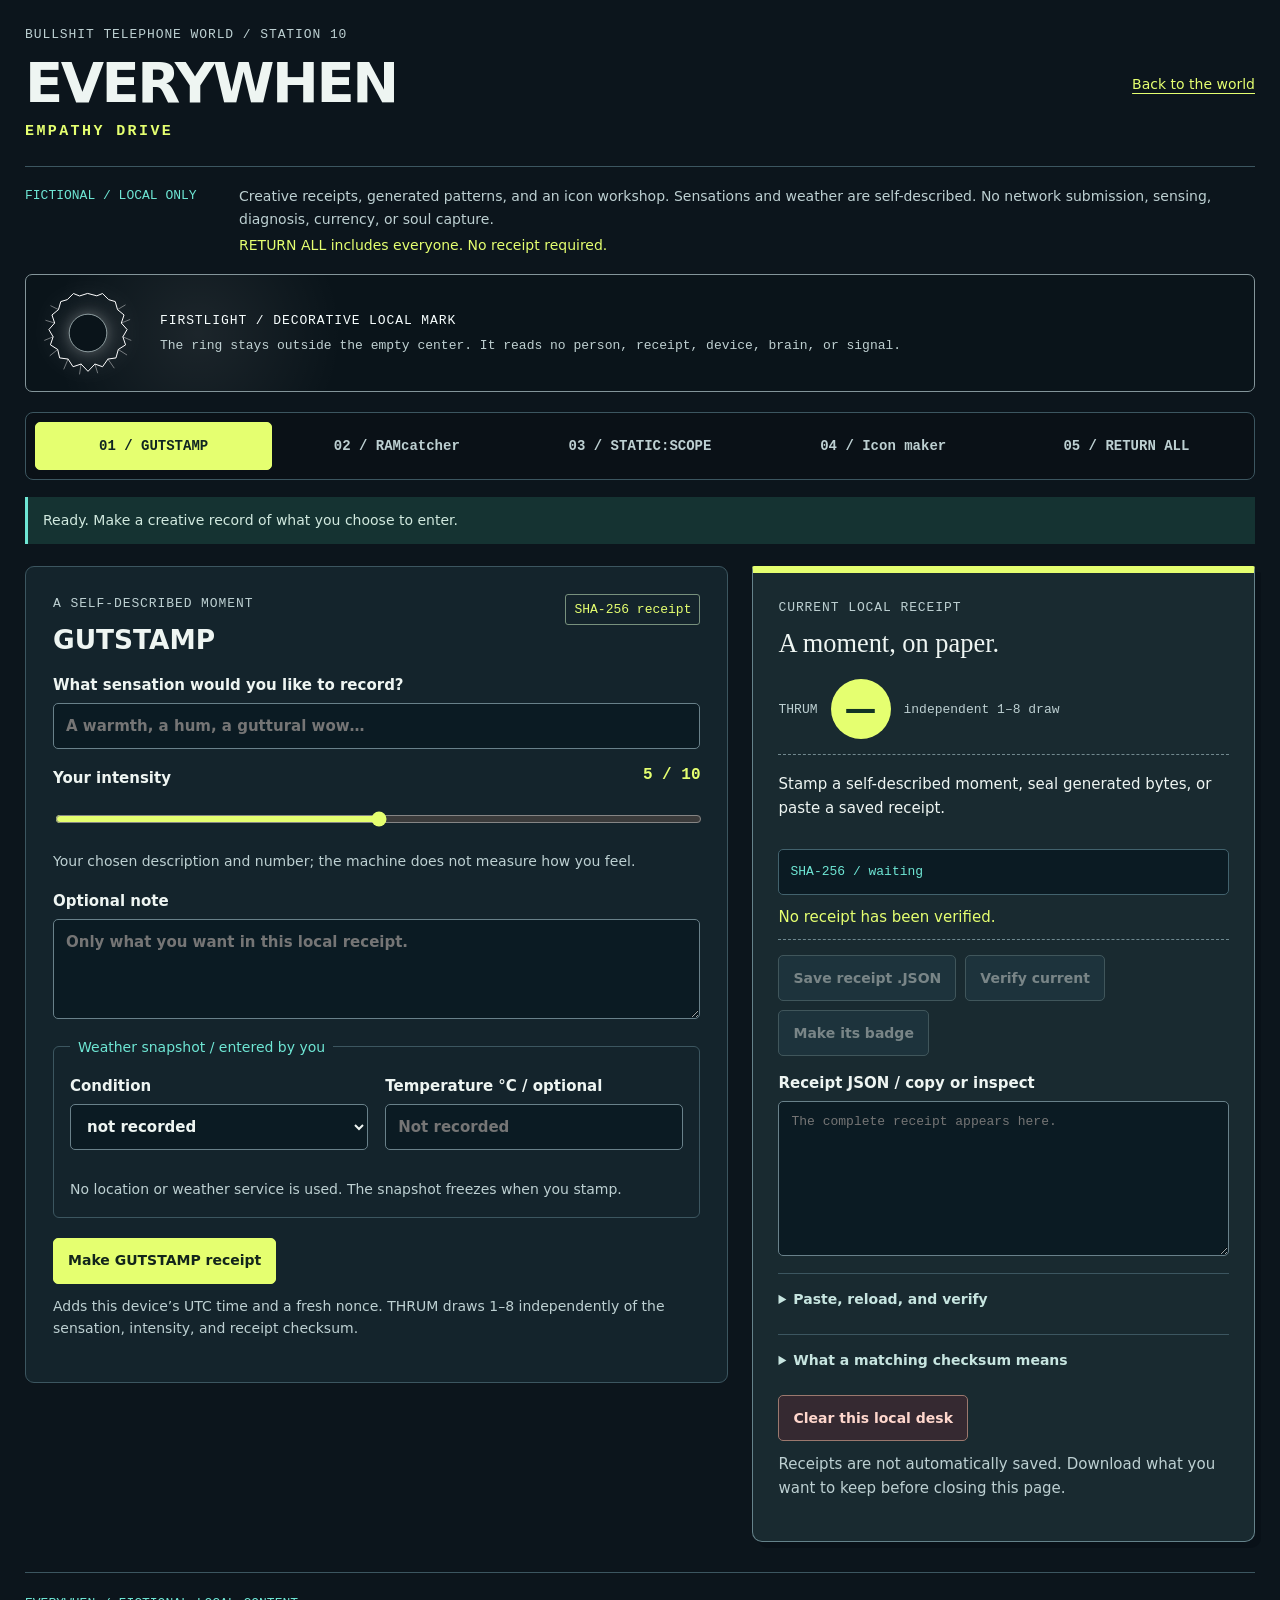
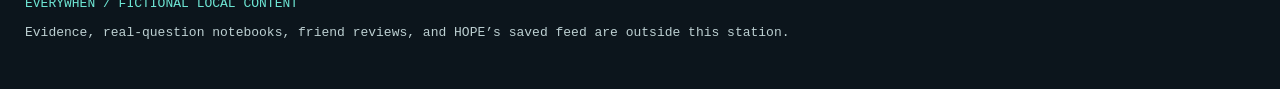
<file: room-everywhen.html>
<!doctype html>
<html lang="en"><head>
<meta http-equiv="Content-Security-Policy" content="default-src &#x27;none&#x27;; script-src &#x27;sha256-6VHm0n98i6k3U+BDB9Y8Gf9I2uAmihQxglywISjmDl8=&#x27; &#x27;sha256-DsRzTVYHkXInZtVoNnkJ7QRw/HEqkq6DzCC6tcbM3dU=&#x27; &#x27;sha256-eX1Rl10WD9LcSaSF93zsZYd5iaqNQyQExQC8g2N+bnI=&#x27; &#x27;sha256-onlzhkOEjVeTFoi08oQCzwPVn1zRP5gSp0J5UOZuzPM=&#x27; &#x27;sha256-zYpBg/KqBZWUxyX5024QT6LtKy5rFOdiqh39GtTWQsM=&#x27;; style-src &#x27;unsafe-inline&#x27;; img-src data: blob:; font-src data:; media-src data: blob:; frame-src &#x27;self&#x27; data: blob:; connect-src &#x27;none&#x27;; worker-src &#x27;none&#x27;; object-src &#x27;none&#x27;; base-uri &#x27;none&#x27;; form-action &#x27;none&#x27;"><meta name="referrer" content="no-referrer">
<script nonce="__MOZCORP_NONCE__" data-moz-source="prelude.js">
// Private station boundary. This code never receives Keeper identity or vault keys.
(function (root) {
  'use strict';
  const protocol = 'doodle-mozcorp/v1', stationId = 'everywhen';
  const focusAnchors = [];
  const preferenceKeys = new Set(['btw.mozmoji.fork.v1', 'btw.voodont.blind-backfeed.v1']);
  const sessionLimits = {'btw.integrity.handoff.v1':700000,'btw-everywhen-fiction-cue-v1':4096};
  const stations = new Set(['machine','recent','voodont','everywhen','mozville','friend-scrubber','integrity','swordfish','hope-lon','bug-world']);
  const handlers = new Map(), pending = new Map(), outbound = [], dirtyPreferences = new Set();
  const audioContexts = new Set(), wrappedAudio = new Map();
  let token = null, sequence = 0, closed = false, lastDirty = null;
  for(const name of ['AudioContext','webkitAudioContext']){
    const native=root[name];if(typeof native!=='function')continue;
    let wrapped=wrappedAudio.get(native);
    if(!wrapped){wrapped=new Proxy(native,{construct(target,args,newTarget){const context=Reflect.construct(target,args,newTarget===wrapped?target:newTarget);audioContexts.add(context);return context;}});wrappedAudio.set(native,wrapped);}
    try{root[name]=wrapped;}catch{}
  }
  function post(value) { root.parent.postMessage({protocol,stationId,...value}, '*'); }
  function flush() { if (!token || closed) return; while(outbound.length) { const message=outbound.shift(); if(message.type!=='request'||pending.has(message.requestId))post({...message,token}); } }
  function request(requestType, payload = {}) {
    if (!['save','cloud','upgrades','open-original','open-link','news','hope','pref-set'].includes(requestType)) return Promise.reject(new Error('This station action is not supported.'));
    if (closed) return Promise.reject(new Error('This station has closed.'));
    const requestId = stationId+'-'+(++sequence);
    return new Promise((resolve,reject)=>{
      const timer=root.setTimeout(()=>{pending.delete(requestId);reject(new Error('The Keeper did not answer. Your work is still in this station.'));},20000);
      pending.set(requestId,{resolve,reject,timer}); outbound.push({type:'request',requestId,requestType,payload}); flush();
    });
  }
  function preferenceChanged(key,value) {
    if (!preferenceKeys.has(key)) return;
    dirtyPreferences.add(key);
    if(token) request('pref-set',{key,value}).catch(()=>{});
  }
  function limitFor(kind,key){return kind==='local'&&preferenceKeys.has(key)?65536:Object.hasOwn(sessionLimits,key)?sessionLimits[key]:2000000;}
  function store(kind) {
    const map = new Map();
    const api={
      getItem(key){return map.get(String(key))??null;},
      setItem(key,value){key=String(key);value=String(value);if(key.length>256||value.length>limitFor(kind,key))throw new Error('This station value is too large. Export a file to keep it.');if(!map.has(key)&&map.size>=128)throw new Error('This station memory is full.');let total=key.length+value.length;for(const [k,v]of map)if(k!==key)total+=k.length+v.length;if(total>8000000)throw new Error('This station memory is full. Export a file to keep it.');map.set(key,value);if(kind==='local')preferenceChanged(key,value);},
      removeItem(key){key=String(key);map.delete(key);if(kind==='local')preferenceChanged(key,null);},
      clear(){for(const key of map.keys())api.removeItem(key);},key(index){return [...map.keys()][index]??null;},
      get length(){return map.size;}
    };
    return {api,map};
  }
  const local=store('local'),session=store('session');
  const MozStore=Object.freeze({local:local.api,session:session.api,
    snapshot(){return {local:Object.fromEntries(local.map),session:Object.fromEntries(session.map)};},
    restore(value){
      if(!value||typeof value!=='object')throw new Error('Invalid station memory.');
      const changes=[];
      for(const [which,target] of [['local',local],['session',session]]){
        if(value[which]===undefined)continue;
        if(!value[which]||typeof value[which]!=='object'||Array.isArray(value[which]))throw new Error('Invalid station memory.');
        const entries=Object.entries(value[which]);if(entries.length>128)throw new Error('Too many station values.');
        let total=0;for(const [key,text] of entries){if(key.length>256||typeof text!=='string'||text.length>limitFor(which,key))throw new Error('Invalid station value.');total+=key.length+text.length;}if(total>8000000)throw new Error('This station memory is full.');
        changes.push({target,entries});
      }
      for(const {target,entries}of changes){target.map.clear();for(const [key,text]of entries)target.map.set(key,text);}
    }
  });
  function navigate(next,options={}) {
    if(!stations.has(next))throw new Error('Unknown MozCorp station.');
    const transfer={};
    const supplied=options.session||Object.fromEntries(session.map);
    for(const [key,limit]of Object.entries(sessionLimits))if(Object.hasOwn(supplied,key)){if(typeof supplied[key]!=='string'||supplied[key].length>limit)throw new Error('Invalid station handoff.');transfer[key]=supplied[key];}
    const anchor=typeof options.anchor==='string'&&/^[A-Za-z][\w-]{0,99}$/.test(options.anchor)?options.anchor:'';
    outbound.push({type:'navigate',payload:{stationId:next,anchor,session:transfer}});flush();
  }
  function register(requestType,handler) {
    if(!['capture','restore','cloud-restore','stop','checkpoint','focus'].includes(requestType)||typeof handler!=='function')throw new Error('Unknown station adapter.');
    handlers.set(requestType,handler);return()=>handlers.delete(requestType);
  }
  // Station adapters override these narrow defaults after the original scripts.
  register('capture',()=>{throw new Error('This private desk uses its own export controls and does not create Telephone project snapshots.');});
  register('restore',()=>{throw new Error('This private desk does not accept generic Telephone project restoration.');});
  register('checkpoint',()=>({editVersion:0}));
  register('stop',async()=>{await Promise.all([...audioContexts].map(async context=>{if(context.state!=='closed')try{await context.suspend();}catch{}}));return{stopped:true,editVersion:0};});
  register('focus',(value={})=>{
    if(!value||typeof value!=='object'||Array.isArray(value)||Object.keys(value).some(key=>!['anchor','session'].includes(key)))throw new Error('Invalid station focus request.');
    if(value.session!==undefined&&(!value.session||typeof value.session!=='object'||Array.isArray(value.session)||Object.keys(value.session).length))throw new Error('This private desk does not accept a transferred source or fiction cue.');
    const anchor=value.anchor??'';if(typeof anchor!=='string'||(anchor&&!focusAnchors.includes(anchor)))throw new Error('Unknown station focus anchor.');
    if(anchor){const target=root.document.getElementById(anchor);if(!target)throw new Error('This station focus target is unavailable.');target.scrollIntoView({block:'start',behavior:'auto'});}
    return{focused:true,anchor,editVersion:0};
  });
  root.MozStore=MozStore;
  function dirty(value){if(!value||!Number.isSafeInteger(value.editVersion)||value.editVersion<0)return;lastDirty=value.editVersion;if(token)post({type:'dirty',token,editVersion:lastDirty});}
  root.MozHost=Object.freeze({navigate,request,register,dirty,audioContexts,get stationId(){return stationId;},get ready(){return token!==null;}});
  root.addEventListener('message',event=>{
    if(event.source!==root.parent)return;
    const message=event.data;
    if(!message||message.protocol!==protocol||message.stationId!==stationId)return;
    if(message.type==='init'){
      if(token!==null||typeof message.token!=='string'||!/^[a-fA-F0-9]{32}$/.test(message.token))return;
      token=message.token;
      for(const key of preferenceKeys){const text=message.preferences?.[key];if(typeof text==='string'&&text.length<=65536&&!dirtyPreferences.has(key))local.map.set(key,text);}
      for(const [key,limit]of Object.entries(sessionLimits)){const text=message.session?.[key];if(typeof text==='string'&&text.length<=limit)session.map.set(key,text);}
      root.dispatchEvent(new CustomEvent('mozcorp:init',{detail:{stationId}}));
      for(const key of dirtyPreferences)request('pref-set',{key,value:local.api.getItem(key)}).catch(()=>{});
      if(lastDirty!==null)post({type:'dirty',token,editVersion:lastDirty});
      flush();return;
    }
    if(!token||message.token!==token)return;
    if(message.type==='response'){
      const job=pending.get(message.requestId);if(!job)return;pending.delete(message.requestId);root.clearTimeout(job.timer);
      if(message.error){
        const value=message.error,error=new Error(typeof value==='string'?value:typeof value.message==='string'?value.message:'The Keeper could not complete this action.');
        if(value&&typeof value==='object'){
          if(Number.isInteger(value.status)&&value.status>=400&&value.status<=599)error.status=value.status;
          if(typeof value.code==='string'&&/^[A-Za-z0-9_.-]{1,80}$/.test(value.code))error.code=value.code;
        }
        job.reject(error);
      }else job.resolve(message.result);return;
    }
    if(message.type==='request'&&typeof message.requestId==='string'&&message.requestId.length<=100){
      const handler=handlers.get(message.requestType);
      if(!handler){post({type:'response',token,requestId:message.requestId,error:'This station adapter is unavailable.'});return;}
      Promise.resolve().then(()=>handler(message.payload)).then(result=>post({type:'response',token,requestId:message.requestId,result}),error=>post({type:'response',token,requestId:message.requestId,error:error?.message||'This station could not complete the action.'}));
    }
  });
  root.document.addEventListener('click',event=>{
    const link=event.target.closest?.('a');if(!link||link.hasAttribute('download'))return;
    if(link.dataset.mozStation||link.dataset.mozOriginal||link.dataset.mozService){
      event.preventDefault();
      if(link.dataset.mozService==='upgrades')request('upgrades',{action:'open'}).catch(error=>root.alert(error.message));
      else if(link.dataset.mozStation)navigate(link.dataset.mozStation,{anchor:link.dataset.mozAnchor||''});
      else request('open-original',{path:link.dataset.mozOriginal,anchor:link.dataset.mozAnchor||''}).catch(error=>root.alert(error.message));
      return;
    }
    // Opaque private frames cannot open popups. Only an actual click may ask the
    // trusted parent to show an external URL for review; it never opens it here.
    if(!event.isTrusted||event.defaultPrevented)return;
    const raw=link.getAttribute('href');if(!raw||raw.startsWith('#'))return;
    let url;try{url=new URL(raw,root.location.href);}catch{return;}
    if(!['http:','https:'].includes(url.protocol)||url.username||url.password||url.href.length>4096)return;
    if(link.target==='_blank'||url.origin!==root.location.origin){
      event.preventDefault();request('open-link',{url:url.href}).catch(error=>root.alert(error.message));
    }
  });
  function ready(){post({type:'ready'});const anchor='';if(anchor)root.document.getElementById(anchor)?.scrollIntoView({block:'start',behavior:'auto'});}
  if(root.document.readyState==='loading')root.document.addEventListener('DOMContentLoaded',ready,{once:true});else root.setTimeout(ready,0);
  root.addEventListener('pagehide',()=>{closed=true;outbound.length=0;for(const job of pending.values()){root.clearTimeout(job.timer);job.reject(new Error('This station has closed.'));}pending.clear();handlers.clear();for(const context of audioContexts)if(context.state!=='closed')context.suspend().catch(()=>{});audioContexts.clear();});
})(window);

</script><meta charset="utf-8"><meta name="viewport" content="width=device-width,initial-scale=1"><meta name="referrer" content="no-referrer"><meta name="theme-color" content="#0c151c"><title>EVERYWHEN · Empathy drive</title><link rel="icon" href="[data-uri]"><style nonce="__MOZCORP_NONCE__">:root{color-scheme:dark;--bg:#0c151c;--panel:#14242c;--line:#3c5660;--ink:#eef5f2;--muted:#bdd0d2;--lime:#e5ff70;--cyan:#6ee6d4}*{box-sizing:border-box}body{margin:0;background:var(--bg);color:var(--ink);font:1rem/1.6 system-ui,sans-serif}button,input,textarea,select{font:inherit}button{cursor:pointer}button:disabled{opacity:.45;cursor:default}a{color:var(--lime);text-underline-offset:4px}button:focus-visible,a:focus-visible,input:focus-visible,select:focus-visible,textarea:focus-visible,summary:focus-visible{outline:3px solid var(--cyan);outline-offset:4px}h1,h2,h3,p{margin-top:0}h2{font-size:1.65rem;line-height:1.2;margin-bottom:18px}h3{font-size:1.05rem;margin-bottom:9px}.ew-shell{max-width:1430px;margin:auto;padding:25px}.ew-header{display:flex;justify-content:space-between;align-items:center;gap:24px;padding-bottom:23px;border-bottom:1px solid var(--line)}.ew-kicker{font:.8125rem/1.6 ui-monospace,monospace;letter-spacing:.07em;color:var(--muted);margin:0 0 9px}.ew-header h1{font:900 clamp(2.2rem,5vw,3.5rem)/1 system-ui,sans-serif;letter-spacing:-.045em;margin:0}.ew-header h1 span{font:600 .9375rem/1.5 ui-monospace,monospace;letter-spacing:.16em;color:var(--lime);display:block;margin-top:10px}.ew-home{font-size:.875rem;white-space:nowrap}.ew-boundary{display:grid;grid-template-columns:190px 1fr;column-gap:24px;row-gap:4px;padding:18px 0}.ew-boundary strong{font:.8125rem/1.7 ui-monospace,monospace;color:var(--cyan)}.ew-boundary p{font-size:.875rem;margin:0;color:var(--muted)}.ew-boundary span{grid-column:2;font-size:.875rem;color:var(--lime)}.ew-tabs{display:flex;flex-wrap:wrap;gap:6px;padding:9px;background:#0a1117;border:1px solid var(--line);border-radius:8px}.ew-tabs button{flex:1;padding:12px 11px;min-height:48px;border:1px solid transparent;background:transparent;color:var(--muted);font:700 .875rem/1.5 ui-monospace,monospace;white-space:nowrap;border-radius:5px}.ew-tabs button[aria-selected=true]{background:var(--lime);color:#102522;border-color:var(--lime)}.ew-status{font-size:.875rem;padding:12px 15px;background:#153332;border-left:3px solid var(--cyan);margin:17px 0 22px;color:#d1e9df;overflow-wrap:anywhere}.ew-status[data-error=true]{background:#3a252b;border-color:#ffaa9a;color:#ffdbd4}.ew-workspace{display:grid;grid-template-columns:minmax(0,1.4fr) minmax(340px,1fr);gap:24px;align-items:start}.ew-panel{border:1px solid var(--line);border-radius:9px;background:var(--panel);padding:27px;min-width:0}.ew-sectionhead{display:flex;justify-content:space-between;align-items:flex-start;gap:16px}.ew-tag{font:.8125rem/1.5 ui-monospace,monospace;border:1px solid #78917d;color:var(--lime);padding:5px 8px;border-radius:3px;white-space:nowrap}.ew-panel label,.ew-receipt label{display:block;font-size:.9375rem;font-weight:650;margin-bottom:17px}.ew-panel input,.ew-panel textarea,.ew-panel select,.ew-receipt textarea{display:block;width:100%;border:1px solid #69818a;border-radius:5px;background:#0b1b23;color:var(--ink);padding:10px 12px;margin-top:6px;min-height:46px}.ew-panel input[type=range]{padding:0;accent-color:var(--lime);background:transparent;border:0;height:32px}.ew-panel output{float:right;color:var(--lime);font:600 1rem ui-monospace,monospace}.ew-panel textarea{min-height:100px;resize:vertical}.ew-fields{display:grid;grid-template-columns:1fr 1fr;gap:17px}.ew-help{color:var(--muted);font-size:.875rem;line-height:1.6;margin:11px 0 16px;overflow-wrap:anywhere}.ew-panel>label+.ew-help{margin-top:-9px}.ew-panel fieldset{border:1px solid var(--line);border-radius:6px;padding:16px 16px 0;margin:0 0 20px}.ew-panel legend{padding:0 8px;font-size:.875rem;color:var(--cyan)}.ew-button,.ew-file{display:inline-flex!important;justify-content:center;align-items:center;border:1px solid #708c91;border-radius:5px;background:#24404c;color:var(--ink);font-size:.875rem!important;font-weight:700;min-height:46px;padding:10px 14px;line-height:1.45;gap:8px;text-align:center}.ew-button:hover{background:#325864}.ew-primary{background:var(--lime);border-color:var(--lime);color:#13251b}.ew-primary:hover{background:#f0ffa8}.ew-danger{background:#352931;color:#ffd7cd;border-color:#9b786e}.ew-actions{display:flex;gap:9px;flex-wrap:wrap;margin:15px 0}.ew-file{position:relative;overflow:hidden;cursor:pointer;margin:0!important}.ew-file input{position:absolute;inset:0;width:100%;height:100%;opacity:0;cursor:pointer}.ew-file:focus-within{outline:3px solid var(--cyan);outline-offset:3px}.ew-receipt{position:relative;padding:25px;background:#192a30;border:1px solid #65828a;border-top:7px solid var(--lime);border-radius:2px 2px 10px 10px;min-width:0;box-shadow:6px 6px 0 #060e1480}.ew-receipthead{border-bottom:1px dashed #71888e;padding-bottom:15px;margin-bottom:17px}.ew-receipthead h2{font:400 1.65rem/1.2 Georgia,serif;margin-bottom:20px}.ew-draw{display:flex;align-items:center;gap:13px;font:.8125rem/1.5 ui-monospace,monospace;color:var(--muted)}.ew-draw output{display:flex;align-items:center;justify-content:center;width:60px;height:60px;background:var(--lime);color:#123425;font:800 2rem system-ui,sans-serif;border-radius:50%;flex-shrink:0}.ew-receipt>p{font-size:.9375rem;overflow-wrap:anywhere}.ew-receipt dl{display:grid;grid-template-columns:110px minmax(0,1fr);gap:7px 12px;font-size:.875rem}.ew-receipt dt{color:var(--muted)}.ew-receipt dd{margin:0;overflow-wrap:anywhere;white-space:pre-wrap}.ew-hash{font:.8125rem/1.7 ui-monospace,monospace;color:var(--cyan);background:#0b1b23;border:1px solid #42626d;padding:11px;border-radius:5px;overflow-wrap:anywhere}.ew-proof{padding:10px 0;border-bottom:1px dashed #6e888f;color:var(--lime)}.ew-receipt textarea{font:.8125rem/1.6 ui-monospace,monospace;min-height:155px;resize:vertical;font-weight:400}.ew-inspector{border-top:1px solid var(--line);padding:14px 0;font-size:.875rem}.ew-inspector summary{cursor:pointer;font-weight:650;color:#c7e5e0;min-height:32px}.ew-inspector[open] summary{margin-bottom:13px}.ew-inspector p{color:var(--muted)}.ew-meter{padding:18px 0}.ew-meter progress{display:block;width:100%;height:20px;accent-color:var(--lime)}.ew-meter>div{display:flex;justify-content:space-between;gap:15px;font:.875rem/1.6 ui-monospace,monospace;color:var(--muted);margin-top:12px}.ew-meter strong{color:var(--ink);font-weight:600}.ew-panel canvas{display:block;max-width:100%;height:auto;border:1px solid var(--line);border-radius:7px;background:#08151c}#ewScopeCanvas{width:100%;margin-bottom:22px;aspect-ratio:2}.ew-iconlayout{display:grid;grid-template-columns:minmax(180px,1fr) minmax(145px,.85fr);gap:20px;align-items:center}#ewIconCanvas{background:#0b1921;width:100%;aspect-ratio:1}.ew-iconcontrols label{margin-bottom:13px}.ew-cue{border-top:1px solid var(--line);margin-top:23px;padding-top:21px}.ew-cue>p:not(.ew-help){font:1.0625rem/1.7 Georgia,serif;color:#e6f0e4}.ew-return{padding:28px 24px;border:1px solid #7b9552;background:#223525;border-radius:7px;margin:20px 0}.ew-return>span{font:900 5rem/1 system-ui,sans-serif;letter-spacing:-.06em;color:var(--lime)}.ew-return h3{margin:16px 0 8px;font-size:1.5rem}.ew-return p{margin:0;color:#d1e5cf}.ew-thrumtoy{border-top:1px solid var(--line);padding-top:20px;display:flex;gap:18px;align-items:center;flex-wrap:wrap}.ew-thrumtoy>div{flex:1;min-width:180px}.ew-thrumtoy p{font-size:.875rem;color:var(--muted);margin-bottom:0}.ew-thrumtoy output{float:none;display:block;font:800 2.2rem system-ui,sans-serif;min-width:40px;text-align:center}.ew-footer{border-top:1px solid var(--line);margin-top:30px;padding:20px 0;color:var(--cyan);font:.8125rem/1.7 ui-monospace,monospace}.ew-footer span{color:var(--muted);display:block;margin-top:6px}[hidden]{display:none!important}@media(max-width:1000px){.ew-workspace{grid-template-columns:minmax(0,1.1fr) minmax(310px,1fr);gap:16px}.ew-panel,.ew-receipt{padding:21px}.ew-iconlayout{grid-template-columns:1fr}.ew-iconcontrols{display:grid;grid-template-columns:1fr 1fr;gap:10px}#ewIconCanvas{max-width:280px;margin:auto}.ew-sectionhead{flex-wrap:wrap}.ew-tag{margin-bottom:15px}}@media(max-width:760px){.ew-shell{padding:17px}.ew-workspace{grid-template-columns:1fr}.ew-boundary{grid-template-columns:1fr}.ew-boundary span{grid-column:1}.ew-tabs button{flex:1 1 140px}.ew-receipt{margin-top:8px}.ew-iconlayout{grid-template-columns:1fr 1fr}.ew-iconcontrols{display:block}}@media(max-width:440px){.ew-shell{padding:12px}.ew-header{align-items:flex-start;flex-wrap:wrap}.ew-home{min-height:36px}.ew-panel,.ew-receipt{padding:18px}.ew-fields,.ew-iconlayout{grid-template-columns:1fr}.ew-actions .ew-button{flex:1 1 125px}.ew-meter>div{flex-direction:column;gap:2px}.ew-receipt dl{grid-template-columns:1fr;gap:3px}.ew-receipt dd{margin-bottom:9px}.ew-draw{flex-wrap:wrap}.ew-tabs button{white-space:normal}.ew-iconcontrols{display:grid;grid-template-columns:1fr 1fr;gap:12px}}@media(prefers-reduced-motion:reduce){*{scroll-behavior:auto!important}}@media print{body{background:white;color:#111}.ew-header,.ew-boundary,.ew-tabs,.ew-status,.ew-tools,.ew-actions,.ew-inspector,.ew-button,.ew-file,.ew-footer{display:none!important}.ew-workspace{display:block}.ew-receipt{border:1px solid #333;background:white;color:#111;box-shadow:none}.ew-receipt textarea{color:#111;background:white;min-height:500px}.ew-hash,.ew-proof,.ew-receipt dt,.ew-kicker,.ew-draw{color:#111;background:white}}
</style><style nonce="__MOZCORP_NONCE__">.ew-firstlight{display:grid;grid-template-columns:100px minmax(0,1fr);gap:18px;align-items:center;margin:0 0 20px;padding:12px 16px;border:1px solid #84959a;border-radius:7px;background:radial-gradient(circle at 14% 50%,#ffffff13,transparent 9rem),#0a141a}.ew-firstlight svg{display:block;width:92px;height:92px;filter:drop-shadow(0 0 9px #ffffff66)}.ew-firstlight-ring{fill:none;stroke:#fff;stroke-linejoin:bevel;stroke-linecap:round;stroke-width:2.6}.ew-firstlight-ring path:nth-child(2){stroke-width:1.35;opacity:.82}.ew-firstlight-void{fill:#0a141a;stroke:#eaffff;stroke-width:1.4}.ew-firstlight p:last-child{margin:0;color:#bfd0d1;font:.8125rem/1.55 ui-monospace,monospace}.ew-firstlight .ew-kicker{color:#f8ffff;margin-bottom:4px}@media(max-width:540px){.ew-firstlight{grid-template-columns:70px minmax(0,1fr);gap:12px;padding:11px}.ew-firstlight svg{width:66px;height:66px}}@media print{.ew-firstlight{display:none!important}}
</style></head>
<body><main class="ew-shell">
  <header class="ew-header"><div><p class="ew-kicker">BULLSHIT TELEPHONE WORLD / STATION 10</p><h1>EVERYWHEN<span>EMPATHY DRIVE</span></h1></div><a class="ew-home" href="#" data-moz-station="machine">Back to the world</a></header>
  <div class="ew-boundary"><strong>FICTIONAL / LOCAL ONLY</strong><p>Creative receipts, generated patterns, and an icon workshop. Sensations and weather are self-described. No network submission, sensing, diagnosis, currency, or soul capture.</p><span>RETURN ALL includes everyone. No receipt required.</span></div>
  <aside class="ew-firstlight" aria-label="Decorative Firstlight empty-void motif">
    <svg viewBox="0 0 240 240" aria-hidden="true" focusable="false"><g class="ew-firstlight-ring"><path d="M120 17L143 23 158 17 174 33 191 38 197 59 214 73 207 94 222 111 211 130 218 151 199 163 193 185 172 188 158 208 138 201 120 220 102 201 81 208 68 188 46 185 41 163 22 151 29 130 18 111 33 94 26 73 43 59 49 38 66 33 82 17 97 23Z"></path><path d="M43 59L23 49M33 94L10 87M29 130L7 139M41 163L21 179M68 188L57 214M102 201L98 227M138 201L145 224M172 188L188 211M199 163L221 177M211 130L232 139M207 94L229 85M197 59L217 47"></path></g><circle class="ew-firstlight-void" cx="120" cy="120" r="49"></circle></svg>
    <div><p class="ew-kicker">FIRSTLIGHT / DECORATIVE LOCAL MARK</p><p>The ring stays outside the empty center. It reads no person, receipt, device, brain, or signal.</p></div>
  </aside>
  <nav class="ew-tabs" role="tablist" aria-label="EVERYWHEN tools">
    <button id="ewTabGut" type="button" role="tab" aria-selected="true" aria-controls="ewPaneGut" data-pane="Gut">01 / GUTSTAMP</button>
    <button id="ewTabRam" type="button" role="tab" aria-selected="false" tabindex="-1" aria-controls="ewPaneRam" data-pane="Ram">02 / RAMcatcher</button>
    <button id="ewTabScope" type="button" role="tab" aria-selected="false" tabindex="-1" aria-controls="ewPaneScope" data-pane="Scope">03 / STATIC:SCOPE</button>
    <button id="ewTabIcon" type="button" role="tab" aria-selected="false" tabindex="-1" aria-controls="ewPaneIcon" data-pane="Icon">04 / Icon maker</button>
    <button id="ewTabReturn" type="button" role="tab" aria-selected="false" tabindex="-1" aria-controls="ewPaneReturn" data-pane="Return">05 / RETURN ALL</button>
  </nav>
  <div id="ewStatus" class="ew-status" role="status">Ready. Make a creative record of what you choose to enter.</div>
  <div class="ew-workspace">
    <div class="ew-tools">
      <section id="ewPaneGut" class="ew-panel" role="tabpanel" aria-labelledby="ewTabGut">
        <div class="ew-sectionhead"><div><p class="ew-kicker">A SELF-DESCRIBED MOMENT</p><h2>GUTSTAMP</h2></div><span class="ew-tag">SHA-256 receipt</span></div>
        <label for="ewSensation">What sensation would you like to record?<input id="ewSensation" type="text" maxlength="160" placeholder="A warmth, a hum, a guttural wow…" autocomplete="off"></label>
        <label for="ewIntensity">Your intensity <output id="ewIntensityValue" for="ewIntensity">5 / 10</output><input id="ewIntensity" type="range" min="0" max="10" step="1" value="5"></label><p class="ew-help">Your chosen description and number; the machine does not measure how you feel.</p>
        <label for="ewNote">Optional note<textarea id="ewNote" maxlength="1000" placeholder="Only what you want in this local receipt."></textarea></label>
        <fieldset><legend>Weather snapshot / entered by you</legend><div class="ew-fields"><label for="ewWeather">Condition<select id="ewWeather"><option>not recorded</option><option>clear</option><option>cloudy</option><option>rain</option><option>snow</option><option>fog</option><option>storm</option><option>imaginary weather</option></select></label><label for="ewTemperature">Temperature °C / optional<input id="ewTemperature" type="number" min="-150" max="150" step="1" placeholder="Not recorded"></label></div><p class="ew-help">No location or weather service is used. The snapshot freezes when you stamp.</p></fieldset>
        <button id="ewStamp" class="ew-button ew-primary" type="button">Make GUTSTAMP receipt</button>
        <p class="ew-help">Adds this device’s UTC time and a fresh nonce. THRUM draws 1–8 independently of the sensation, intensity, and receipt checksum.</p>
      </section>
      <section id="ewPaneRam" class="ew-panel" role="tabpanel" aria-labelledby="ewTabRam" hidden>
        <div class="ew-sectionhead"><div><p class="ew-kicker">SYNTHETIC RANDOM RECORDS</p><h2>RAMcatcher</h2></div><span id="ewRamState" class="ew-tag">IDLE</span></div>
        <p>This toy fills a browser-owned buffer with generated 32-byte records. It reads no physical RAM, files, people, or souls.</p>
        <label for="ewRamSize">Synthetic buffer capacity<select id="ewRamSize"><option value="1">1 MiB</option><option value="4">4 MiB</option><option value="8">8 MiB</option></select></label>
        <div class="ew-meter"><progress id="ewRamProgress" max="1048576" value="0">0</progress><div><strong id="ewRamBytes">0 bytes generated</strong><span id="ewRamRecords">0 records</span></div></div>
        <div class="ew-actions"><button id="ewRamStart" class="ew-button ew-primary" type="button">Start</button><button id="ewRamPause" class="ew-button" type="button" disabled>Pause</button><button id="ewRamSeal" class="ew-button" type="button" disabled>Seal + receipt</button><button id="ewRamRelease" class="ew-button ew-danger" type="button" disabled>Release buffer</button></div>
        <p id="ewRamStatus" class="ew-help" role="status">One buffer at a time. Pause keeps it; release discards it.</p><div id="ewRamHash" class="ew-hash">BUFFER SHA-256 / not sealed</div>
        <div class="ew-actions"><button id="ewRamSave" class="ew-button" type="button" disabled>Save synthetic bytes .BIN</button><button id="ewRamViewReceipt" class="ew-button" type="button" disabled>View RAM receipt</button></div>
        <p class="ew-help">The checksum covers the populated bytes only. Capacity is the record buffer size; browser and hashing overhead use additional memory. Releasing does not promise forensic erasure.</p>
      </section>
      <section id="ewPaneScope" class="ew-panel" role="tabpanel" aria-labelledby="ewTabScope" hidden>
        <div class="ew-sectionhead"><div><p class="ew-kicker">GENERATED / NO RECEIVER</p><h2>STATIC:SCOPE</h2></div><span id="ewScopeState" class="ew-tag">STILL FRAME</span></div>
        <canvas id="ewScopeCanvas" width="576" height="288" aria-label="Generated static pattern; no radio or device input"></canvas>
        <div class="ew-fields"><label for="ewScopeMode">Pattern<select id="ewScopeMode"><option value="snow">Synthetic snow</option><option value="tide">Tide trace</option><option value="grid">Signal grid / invented</option></select></label><label for="ewScopeColor">Color<select id="ewScopeColor"><option value="citron">Citron</option><option value="tide">Tide</option><option value="violet">Violet</option><option value="ember">Ember</option><option value="mono">Mono</option></select></label></div>
        <div class="ew-actions"><button id="ewScopePlay" class="ew-button ew-primary" type="button">Play pattern</button><button id="ewScopeFrame" class="ew-button" type="button">New still frame</button></div><p class="ew-help">Procedural light only. No radio, microphone, camera, device scan, hidden signal, or interpretation of the outside world. Animation pauses when this tool is hidden.</p>
      </section>
      <section id="ewPaneIcon" class="ew-panel" role="tabpanel" aria-labelledby="ewTabIcon" hidden>
        <div class="ew-sectionhead"><div><p class="ew-kicker">NATIVE LOCAL WORKSHOP</p><h2>Icon maker</h2></div><span class="ew-tag">Creative / fictional</span></div>
        <div class="ew-iconlayout"><canvas id="ewIconCanvas" width="512" height="512" aria-label="Your locally rendered EVERYWHEN creative badge"></canvas><div class="ew-iconcontrols">
          <label for="ewIconPalette">Palette<select id="ewIconPalette"><option value="citron">Citron + tide</option><option value="tide">Electric tide</option><option value="violet">Violet signal</option><option value="ember">Ember glow</option><option value="mono">Paper signal</option></select></label>
          <label for="ewIconShape">Shape<select id="ewIconShape"><option value="circle">Circle</option><option value="tile">Rounded tile</option><option value="hexagon">Hexagon</option></select></label>
          <label for="ewIconSymbol">Symbol<select id="ewIconSymbol"><option value="ring">Ring</option><option value="spark">Spark</option><option value="wave">Wave</option><option value="gate">Open gate</option><option value="orbit">Orbit</option></select></label>
          <button id="ewIconPattern" class="ew-button" type="button">Change pattern</button>
        </div></div>
        <div class="ew-actions"><button id="ewIconReceipt" class="ew-button" type="button" disabled>Derive from current receipt</button><button id="ewIconSave" class="ew-button ew-primary" type="button">Export PNG / 512 px</button></div><p id="ewIconSource" class="ew-help">Custom creative badge. No entered text appears in the PNG.</p>
        <div class="ew-cue"><h3>A small fiction cue for the world</h3><label for="ewScene">Scene color / independent of anyone’s worth<select id="ewScene"><option value="1">1 / A seat for everyone</option><option value="2">2 / The harbor gate</option><option value="3">3 / The unfinished map</option><option value="4">4 / A flag from static</option><option value="5">5 / The paper bookmark</option><option value="6">6 / Set the counter aside</option><option value="7">7 / The story door</option><option value="8">8 / RETURN ALL</option></select></label><p id="ewCuePreview"></p><button id="ewToWorld" class="ew-button" type="button">Send fiction cue to world</button><p class="ew-help">Transfers only the selected scene and creative icon settings in this tab. Sensation, intensity, note, weather, time, nonce, checksums, and buffer bytes are excluded. The world shows a preview before you use it in the fiction hopper.</p></div>
      </section>
      <section id="ewPaneReturn" class="ew-panel" role="tabpanel" aria-labelledby="ewTabReturn" hidden>
        <p class="ew-kicker">THE FICTIONAL RULE IS UNCONDITIONAL</p><h2>AFTERCALC / RETURN ALL</h2><div class="ew-return"><span>ALL</span><h3>Everyone is included.</h3><p>With a receipt. Without a receipt. With an empty buffer. With any intensity. With any THRUM.</p></div>
        <button id="ewReturnAll" class="ew-button ew-primary" type="button">Run fictional AFTERCALC</button><p id="ewReturnText" role="status">No receipt is an entrance requirement.</p><p class="ew-help">This is a story rule about inclusion. It does not calculate an afterlife, verify a soul, predict an outcome, or make a real-world promise.</p>
        <div class="ew-thrumtoy"><div><h3>Independent THRUM</h3><p>A fresh uniform draw from 1–8. It changes no eligibility.</p></div><output id="ewFreeThrum">—</output><button id="ewDrawThrum" class="ew-button" type="button">Draw 1–8</button></div>
      </section>
    </div>
    <aside class="ew-receipt" aria-labelledby="ewReceiptTitle"><div class="ew-receipthead"><p class="ew-kicker">CURRENT LOCAL RECEIPT</p><h2 id="ewReceiptTitle">A moment, on paper.</h2><div class="ew-draw"><span>THRUM</span><output id="ewThrum">—</output><span>independent 1–8 draw</span></div></div>
      <p id="ewReceiptSummary">Stamp a self-described moment, seal generated bytes, or paste a saved receipt.</p><dl id="ewReceiptFacts"></dl><div id="ewReceiptDigest" class="ew-hash">SHA-256 / waiting</div><p id="ewReceiptProof" class="ew-proof" role="status">No receipt has been verified.</p>
      <div class="ew-actions"><button id="ewReceiptSave" class="ew-button" type="button" disabled>Save receipt .JSON</button><button id="ewReceiptVerify" class="ew-button" type="button" disabled>Verify current</button><button id="ewReceiptBadge" class="ew-button" type="button" disabled>Make its badge</button></div>
      <label for="ewReceiptText">Receipt JSON / copy or inspect<textarea id="ewReceiptText" readonly spellcheck="false" placeholder="The complete receipt appears here."></textarea></label>
      <details class="ew-inspector"><summary>Paste, reload, and verify</summary><label for="ewImportText">Paste an EVERYWHEN receipt<textarea id="ewImportText" maxlength="32768" spellcheck="false" placeholder="Paste the entire JSON envelope, including the THRUM record."></textarea></label><div class="ew-actions"><button id="ewImportVerify" class="ew-button" type="button">Verify + load paste</button><label class="ew-file">Open receipt .JSON<input id="ewImportFile" type="file" accept=".json,application/json"></label></div><label class="ew-file">Check a saved RAM buffer .BIN<input id="ewBufferFile" type="file" accept=".bin,application/octet-stream"></label><p id="ewBufferProof" class="ew-help" role="status">A RAM receipt checks metadata. To check released bytes again, supply the saved .BIN file.</p></details>
      <details class="ew-inspector"><summary>What a matching checksum means</summary><p>SHA-256 matches the saved fields. It does not authenticate an author, prove a sensation or weather report, certify the device clock, or prove a draw was fair.</p><p><strong>EW-C14N-1:</strong> fixed versioned schemas, JSON keys sorted recursively in UTF-16 order, no whitespace, UTF-8 bytes. Strings are preserved during verification. New text is normalized to NFC before stamping. Each receipt payload and its separate linked THRUM payload have their own checksum.</p></details>
      <button id="ewClearDesk" class="ew-button ew-danger" type="button">Clear this local desk</button><p class="ew-help">Receipts are not automatically saved. Download what you want to keep before closing this page.</p>
    </aside>
  </div>
  <footer class="ew-footer">EVERYWHEN / FICTIONAL LOCAL CONTENT <span>Evidence, real-question notebooks, friend reviews, and HOPE’s saved feed are outside this station.</span></footer>
</main><script nonce="__MOZCORP_NONCE__" data-moz-source="everywhen-core.js">
(function (root) {
  'use strict';
  const MIB = 1048576, RECORD_BYTES = 32, MAX_RECEIPT_BYTES = 32768;
  const WEATHER = Object.freeze(['not recorded','clear','cloudy','rain','snow','fog','storm','imaginary weather']);
  const PALETTES = Object.freeze(['citron','tide','violet','ember','mono']);
  const SHAPES = Object.freeze(['circle','tile','hexagon']);
  const SYMBOLS = Object.freeze(['ring','spark','wave','gate','orbit']);
  const SCENES = Object.freeze([
    'Unifin leaves a seat at the table for every character. Nobody needs a receipt to sit down.',
    'Priz hangs a new badge over the harbor gate. It opens for everyone, with or without a stamped card.',
    'Aurel lights the unfilled places on the map. Every character gets room to write a next line.',
    'The crew turns a little patch of generated static into a festival flag. All are invited.',
    'A paper receipt becomes a bookmark in an invented adventure. It grants no rank or special worth.',
    'The machine counts its pretend records, then sets the counter aside. Everyone belongs in the next scene.',
    'A new symbol appears on the story door. The door has no receipt scanner and no entrance test.',
    'The crew calls RETURN ALL. In this fictional scene, every character is included and every future stays open.'
  ]);
  const fail = message => { throw new Error(message); };
  const obj = value => value !== null && typeof value === 'object' && !Array.isArray(value);
  function keys(value, expected, label) {
    if (!obj(value) || Object.keys(value).length !== expected.length || expected.some(k => !Object.hasOwn(value,k))) fail(label + ' has missing or unexpected fields.');
  }
  function integer(value, min, max, label) { if (!Number.isSafeInteger(value) || value < min || value > max) fail(label + ' must be a whole number from ' + min + ' to ' + max + '.'); return value; }
  function unicode(value) {
    for (let i=0;i<value.length;i++) { const c=value.charCodeAt(i); if(c>=0xd800&&c<=0xdbff){const d=value.charCodeAt(++i);if(!(d>=0xdc00&&d<=0xdfff))fail('Text contains an incomplete Unicode character.');}else if(c>=0xdc00&&c<=0xdfff)fail('Text contains an incomplete Unicode character.'); }
  }
  function text(value, max, label, required=false) {
    if (typeof value !== 'string') fail(label + ' must be text.'); unicode(value);
    if (new TextEncoder().encode(value).byteLength > max) fail(label + ' is too long; shorten it before stamping.');
    if (required && !value.trim()) fail('Describe a sensation in your own words.'); return value;
  }
  function utc(value) { if(typeof value!=='string'||!/^\d{4}-\d{2}-\d{2}T\d{2}:\d{2}:\d{2}\.\d{3}Z$/.test(value)||!Number.isFinite(Date.parse(value))||new Date(value).toISOString()!==value)fail('Timestamp must be an exact UTC ISO timestamp with milliseconds.'); }
  function hex(value, length, label) { if(typeof value!=='string'||value.length!==length||!/^[0-9a-f]+$/.test(value))fail(label+' must contain '+length+' lowercase hexadecimal characters.'); }
  function canonical(value) {
    if(value===null||typeof value==='boolean')return JSON.stringify(value);
    if(typeof value==='string'){unicode(value);return JSON.stringify(value);}
    if(typeof value==='number'){if(!Number.isFinite(value))fail('Canonical numbers must be finite.');return JSON.stringify(value);}
    if(Array.isArray(value))return '['+value.map(canonical).join(',')+']';
    if(obj(value))return '{'+Object.keys(value).sort().map(k=>canonical(k)+':'+canonical(value[k])).join(',')+'}';
    fail('Unsupported canonical value.');
  }
  // EW-C14N-1: fixed schemas, recursive UTF-16 key order, JSON strings/numbers,
  // no whitespace, UTF-8 bytes. Imported strings are preserved, never normalized.
  function parseStrict(raw) {
    if(typeof raw!=='string'||new TextEncoder().encode(raw).byteLength>MAX_RECEIPT_BYTES)fail('Paste a receipt no larger than 32 KiB.');
    let i=0;
    const space=()=>{while(/[\t\n\r ]/.test(raw[i]||'~'))i++;};
    function string(){const start=i++;while(i<raw.length){if(raw[i]==='\\'){i+=2;continue;}if(raw[i++]==='"'){let s;try{s=JSON.parse(raw.slice(start,i));}catch{fail('Invalid JSON string.');}unicode(s);return s;}}fail('Unfinished JSON string.');}
    function value(depth=0){
      if(depth>20)fail('Receipt nesting is too deep.');space();const c=raw[i];
      if(c==='"')return string();
      if(c==='{'){i++;space();const out=Object.create(null),seen=new Set();if(raw[i]==='}'){i++;return out;}while(i<raw.length){space();if(raw[i]!=='"')fail('Expected a JSON field name.');const k=string();if(seen.has(k))fail('Duplicate JSON field: '+k);seen.add(k);space();if(raw[i++]!==':')fail('Expected a colon.');out[k]=value(depth+1);space();const end=raw[i++];if(end==='}')return out;if(end!==',')fail('Expected a comma or closing brace.');}fail('Unfinished JSON object.');}
      if(c==='['){i++;space();const out=[];if(raw[i]===']'){i++;return out;}while(i<raw.length){out.push(value(depth+1));if(out.length>100)fail('Unexpected receipt array.');space();const end=raw[i++];if(end===']')return out;if(end!==',')fail('Expected a comma or closing bracket.');}fail('Unfinished JSON array.');}
      const match=raw.slice(i).match(/^(?:true|false|null|-?(?:0|[1-9]\d*)(?:\.\d+)?(?:[eE][+-]?\d+)?)/);if(!match)fail('Invalid JSON value.');i+=match[0].length;const out=JSON.parse(match[0]);if(typeof out==='number'&&!Number.isFinite(out))fail('Receipt numbers must be finite.');return out;
    }
    const result=value();space();if(i!==raw.length)fail('Unexpected content after the receipt.');return result;
  }
  function cryptoReady() { return !!root.crypto?.getRandomValues && !!root.crypto?.subtle?.digest; }
  function randomBytes(length) { if(!root.crypto?.getRandomValues)fail('Secure browser randomness is unavailable here. No receipt or random draw was made.');const bytes=new Uint8Array(length);root.crypto.getRandomValues(bytes);return bytes; }
  const toHex = bytes => Array.from(bytes,x=>x.toString(16).padStart(2,'0')).join('');
  const nonce = () => toHex(randomBytes(16));
  function drawThrum() { return (randomBytes(1)[0] % 8) + 1; }
  async function sha256(value) { if(!root.crypto?.subtle?.digest)fail('SHA-256 is unavailable in this browser. No checksum was invented.');const bytes=typeof value==='string'?new TextEncoder().encode(value):value;return toHex(new Uint8Array(await root.crypto.subtle.digest('SHA-256',bytes))); }
  function validatePayload(p) {
    const base=['type','fictional','utc','nonce'];
    if(p?.type==='everywhen.gutstamp.v1'){
      keys(p,[...base,'sensation','intensity','note','weather'],'GUTSTAMP');
      text(p.sensation,1024,'Sensation',true);integer(p.intensity,0,10,'Intensity');text(p.note,4096,'Note');
      keys(p.weather,['source','condition','temperatureC'],'Weather snapshot');
      if(p.weather.source!=='manual'||!WEATHER.includes(p.weather.condition))fail('Weather must be a manually described snapshot.');
      if(p.weather.temperatureC!==null)integer(p.weather.temperatureC,-150,150,'Temperature in °C');
    }else if(p?.type==='everywhen.ram-seal.v1'){
      keys(p,[...base,'source','capacityMiB','usedBytes','recordBytes','records','bufferSha256'],'RAM seal');
      if(p.source!=='synthetic-random-bytes'||![1,4,8].includes(p.capacityMiB)||p.recordBytes!==RECORD_BYTES)fail('Unsupported synthetic buffer format.');
      integer(p.usedBytes,RECORD_BYTES,p.capacityMiB*MIB,'Populated bytes');
      if(p.usedBytes%RECORD_BYTES||p.records!==p.usedBytes/RECORD_BYTES)fail('The synthetic record count does not match its bytes.');hex(p.bufferSha256,64,'Buffer checksum');
    }else fail('This is not a supported EVERYWHEN receipt.');
    if(p.fictional!==true)fail('EVERYWHEN receipts must retain their fictional scope.');utc(p.utc);hex(p.nonce,32,'Nonce');return p;
  }
  function validateEnvelope(e) {
    keys(e,['format','canonical','receipt','thrum'],'Receipt envelope');
    if(e.format!=='everywhen.receipt.v1'||e.canonical!=='EW-C14N-1')fail('Unsupported receipt version or canonical format.');
    for(const label of ['receipt','thrum']){keys(e[label],['payload','sha256'],label);hex(e[label].sha256,64,label+' checksum');}
    validatePayload(e.receipt.payload);
    const d=e.thrum.payload;keys(d,['type','utc','nonce','receiptSha256','value'],'THRUM draw');
    if(d.type!=='everywhen.thrum.v1')fail('Unsupported THRUM record.');utc(d.utc);hex(d.nonce,32,'THRUM nonce');hex(d.receiptSha256,64,'THRUM receipt reference');integer(d.value,1,8,'THRUM');return e;
  }
  async function sealPayload(payload) {
    validatePayload(payload);const digest=await sha256(canonical(payload));
    const draw={type:'everywhen.thrum.v1',utc:new Date().toISOString(),nonce:nonce(),receiptSha256:digest,value:drawThrum()};
    return {format:'everywhen.receipt.v1',canonical:'EW-C14N-1',receipt:{payload,sha256:digest},thrum:{payload:draw,sha256:await sha256(canonical(draw))}};
  }
  async function createGutstamp(input) {
    const payload={type:'everywhen.gutstamp.v1',fictional:true,utc:new Date().toISOString(),nonce:nonce(),sensation:typeof input.sensation==='string'?input.sensation.normalize('NFC'):input.sensation,intensity:input.intensity,note:typeof input.note==='string'?input.note.normalize('NFC'):input.note,weather:{source:'manual',condition:input.weather?.condition,temperatureC:input.weather?.temperatureC}};
    return sealPayload(payload);
  }
  async function verifyReceipt(raw) {
    const e=validateEnvelope(typeof raw==='string'?parseStrict(raw):raw);
    const [a,b]=await Promise.all([sha256(canonical(e.receipt.payload)),sha256(canonical(e.thrum.payload))]);
    const receiptMatches=a===e.receipt.sha256,drawMatches=b===e.thrum.sha256&&e.thrum.payload.receiptSha256===e.receipt.sha256;
    return {ok:receiptMatches&&drawMatches,receiptMatches,drawMatches,envelope:e};
  }
  async function verifyBuffer(envelope, bytes) {
    const checked=await verifyReceipt(envelope);if(!checked.ok)fail('Verify the receipt before checking a buffer.');const p=envelope.receipt.payload;
    if(p.type!=='everywhen.ram-seal.v1')fail('Choose a RAMcatcher receipt first.');
    if(bytes.byteLength!==p.usedBytes)return false;return await sha256(bytes)===p.bufferSha256;
  }
  class SyntheticPool {
    constructor(){this.bytes=null;this.usedBytes=0;this.capacityMiB=1;this.state='idle';this.epoch=0;this.receipt=null;}
    start(capacityMiB=1){
      if(![1,4,8].includes(capacityMiB))fail('Choose a 1, 4, or 8 MiB synthetic buffer.');
      if(['sealing','sealed','full'].includes(this.state))fail('Release this buffer before starting another.');
      if(this.bytes&&capacityMiB!==this.capacityMiB)fail('Release the existing buffer before changing capacity.');
      if(!this.bytes){this.bytes=new Uint8Array(capacityMiB*MIB);this.capacityMiB=capacityMiB;this.usedBytes=0;this.epoch++;}
      this.state='running';return this.state;
    }
    tick(){if(this.state!=='running')return;const end=Math.min(this.bytes.length,this.usedBytes+65536);root.crypto.getRandomValues(this.bytes.subarray(this.usedBytes,end));this.usedBytes=end;if(end===this.bytes.length)this.state='full';}
    pause(){if(this.state==='running')this.state='paused';}
    release(){this.epoch++;this.state='idle';this.bytes=null;this.usedBytes=0;this.receipt=null;}
    async seal(){
      if(!this.bytes||!this.usedBytes)fail('Generate some synthetic records before sealing.');
      if(this.state==='sealing')fail('This buffer is already being sealed.');if(this.state==='sealed')return this.receipt;
      this.state='sealing';const epoch=this.epoch,bytes=this.bytes.slice(0,this.usedBytes),usedBytes=this.usedBytes,capacityMiB=this.capacityMiB;
      try{const bufferSha256=await sha256(bytes);if(epoch!==this.epoch)return null;
        const receipt=await sealPayload({type:'everywhen.ram-seal.v1',fictional:true,utc:new Date().toISOString(),nonce:nonce(),source:'synthetic-random-bytes',capacityMiB,usedBytes,recordBytes:RECORD_BYTES,records:usedBytes/RECORD_BYTES,bufferSha256});
        if(epoch!==this.epoch)return null;this.receipt=receipt;this.state='sealed';return receipt;
      }catch(error){if(epoch===this.epoch)this.state='paused';throw error;}
    }
    exportBytes(){if(this.state!=='sealed'||!this.bytes)fail('Seal the synthetic buffer before saving its populated bytes.');return this.bytes.subarray(0,this.usedBytes);}
  }
  function validateIcon(value) {
    keys(value,['palette','shape','symbol','pattern','source'],'Icon settings');
    if(!PALETTES.includes(value.palette)||!SHAPES.includes(value.shape)||!SYMBOLS.includes(value.symbol)||!['custom','receipt-derived'].includes(value.source))fail('Choose the listed creative icon settings.');hex(value.pattern,8,'Icon pattern');
    return {palette:value.palette,shape:value.shape,symbol:value.symbol,pattern:value.pattern,source:value.source};
  }
  function derivedIcon(digest){hex(digest,64,'Receipt checksum');return {palette:PALETTES[parseInt(digest.slice(0,2),16)%PALETTES.length],shape:SHAPES[parseInt(digest.slice(2,4),16)%SHAPES.length],symbol:SYMBOLS[parseInt(digest.slice(4,6),16)%SYMBOLS.length],pattern:digest.slice(6,14),source:'receipt-derived'};}
  function validateCue(packet){keys(packet,['format','fictional','scene','icon'],'Fiction cue');if(packet.format!=='everywhen.fiction-cue.v1'||packet.fictional!==true)fail('Only fictional EVERYWHEN cues can enter this station.');integer(packet.scene,1,8,'Scene');return {format:packet.format,fictional:true,scene:packet.scene,icon:validateIcon(packet.icon)};}
  function makeCue(icon,scene=1){return validateCue({format:'everywhen.fiction-cue.v1',fictional:true,scene,icon});}
  function cueText(value){const p=validateCue(value);return ['EVERYWHEN // FICTIONAL LOCAL STORY CUE',SCENES[p.scene-1],'Creative badge: '+p.icon.palette+' palette · '+p.icon.shape+' · '+p.icon.symbol+'.','RETURN ALL: everyone is included, regardless of receipts.','Fiction only. No sensation, intensity, note, weather, nonce, timestamp, receipt checksum, or synthetic bytes are included.','FINAL STORY // EXIT stays outside the feedback loop.'].join('\n');}
  function returnAll(){return {fictional:true,included:'everyone',receiptRequired:false,text:'RETURN ALL // In this fictional story, everyone is included. No receipt, intensity, THRUM result, or buffer is an entrance requirement.'};}
  root.EverywhenCore=Object.freeze({MIB,RECORD_BYTES,MAX_RECEIPT_BYTES,WEATHER,PALETTES,SHAPES,SYMBOLS,SCENES,canonical,parseStrict,cryptoReady,drawThrum,sha256,validatePayload,validateEnvelope,createGutstamp,verifyReceipt,verifyBuffer,SyntheticPool,validateIcon,derivedIcon,validateCue,makeCue,cueText,returnAll});
})(globalThis);

</script><script nonce="__MOZCORP_NONCE__" data-moz-source="everywhen-icons.js">
(function(root){
  'use strict';
  const colors=Object.freeze({
    citron:{bg:'#102522',ink:'#e5ff70',accent:'#6ee6d4',name:'Citron + tide'},
    tide:{bg:'#10263c',ink:'#83ebf2',accent:'#b7caff',name:'Electric tide'},
    violet:{bg:'#261d42',ink:'#d2b3ff',accent:'#ffb9d6',name:'Violet signal'},
    ember:{bg:'#351f28',ink:'#ffc176',accent:'#ff8eac',name:'Ember glow'},
    mono:{bg:'#162129',ink:'#f0f6f5',accent:'#9db4be',name:'Paper signal'}
  });
  function draw(canvas,settings){
    const p=root.EverywhenCore.validateIcon(settings),c=colors[p.palette],ctx=canvas.getContext('2d');if(!ctx)throw new Error('Canvas drawing is unavailable in this browser.');
    ctx.save();ctx.clearRect(0,0,canvas.width,canvas.height);ctx.scale(canvas.width/512,canvas.height/512);
    ctx.fillStyle=c.bg;ctx.strokeStyle=c.ink;ctx.lineWidth=8;ctx.lineJoin='round';ctx.lineCap='round';ctx.beginPath();
    if(p.shape==='circle')ctx.arc(256,232,192,0,Math.PI*2);
    else if(p.shape==='tile'){ctx.moveTo(104,40);ctx.lineTo(408,40);ctx.quadraticCurveTo(448,40,448,80);ctx.lineTo(448,384);ctx.quadraticCurveTo(448,424,408,424);ctx.lineTo(104,424);ctx.quadraticCurveTo(64,424,64,384);ctx.lineTo(64,80);ctx.quadraticCurveTo(64,40,104,40);}
    else{for(let n=0;n<6;n++){const angle=n*Math.PI/3-Math.PI/2,x=256+199*Math.cos(angle),y=232+199*Math.sin(angle);if(n)ctx.lineTo(x,y);else ctx.moveTo(x,y);}ctx.closePath();}
    ctx.fill();ctx.stroke();ctx.save();ctx.clip();
    const bits=parseInt(p.pattern,16)>>>0;ctx.fillStyle=c.accent;
    for(let n=0;n<16;n++){if((bits>>>n)&1){const x=104+(n%4)*101,y=84+Math.floor(n/4)*98;ctx.globalAlpha=.10;ctx.fillRect(x-22,y-22,44,44);}}
    ctx.restore();ctx.globalAlpha=1;ctx.strokeStyle=c.ink;ctx.fillStyle=c.ink;ctx.lineWidth=17;ctx.beginPath();
    if(p.symbol==='ring'){ctx.arc(256,225,92,0,Math.PI*2);ctx.stroke();ctx.beginPath();ctx.arc(256,225,31,0,Math.PI*2);ctx.fill();}
    else if(p.symbol==='spark'){for(let n=0;n<8;n++){const a=n*Math.PI/4-Math.PI/2,r=n%2?37:105,x=256+Math.cos(a)*r,y=225+Math.sin(a)*r;if(n)ctx.lineTo(x,y);else ctx.moveTo(x,y);}ctx.closePath();ctx.fill();}
    else if(p.symbol==='wave'){for(let row=0;row<3;row++){ctx.moveTo(153,177+row*47);ctx.bezierCurveTo(205,106+row*47,307,248+row*47,359,177+row*47);}ctx.stroke();}
    else if(p.symbol==='gate'){ctx.moveTo(166,316);ctx.lineTo(166,211);ctx.bezierCurveTo(166,99,346,99,346,211);ctx.lineTo(346,316);ctx.stroke();ctx.beginPath();ctx.moveTo(227,316);ctx.lineTo(285,316);ctx.stroke();}
    else{ctx.ellipse(256,225,114,53,-Math.PI/4,0,Math.PI*2);ctx.stroke();ctx.beginPath();ctx.arc(256,225,28,0,Math.PI*2);ctx.fill();ctx.fillStyle=c.accent;ctx.beginPath();ctx.arc(337,144,16,0,Math.PI*2);ctx.fill();}
    ctx.fillStyle=c.accent;ctx.font='700 19px ui-monospace, monospace';ctx.textAlign='center';ctx.fillText('EVERYWHEN',256,367);
    ctx.fillStyle=c.ink;ctx.font='700 21px ui-monospace, monospace';ctx.fillText('FICTION / CREATIVE BADGE',256,474);ctx.restore();return c;
  }
  root.EverywhenIcons=Object.freeze({colors,draw});
})(globalThis);

</script><script nonce="__MOZCORP_NONCE__" data-moz-source="everywhen.js">
(function(){
  'use strict';
  const C=window.EverywhenCore,I=window.EverywhenIcons,$=id=>document.getElementById(id),pool=new C.SyntheticPool();
  const CUE_KEY='btw-everywhen-fiction-cue-v1';
  let current=null,receiptEpoch=0,ramTimer=0,scopeTimer=0,scopeFrame=0,pane='Gut',patternStep=1;
  let icon={palette:'citron',shape:'circle',symbol:'ring',pattern:'91c36a5e',source:'custom'};
  const status=(message,error=false)=>{$('ewStatus').textContent=message;$('ewStatus').dataset.error=String(error);};
  const receiptStatus=(message,error=false)=>{$('ewReceiptProof').textContent=message;$('ewReceiptProof').dataset.error=String(error);};
  function setPane(next,focus=false){
    if(!['Gut','Ram','Scope','Icon','Return'].includes(next))return;pane=next;
    for(const name of ['Gut','Ram','Scope','Icon','Return']){const tab=$('ewTab'+name),active=name===next;tab.setAttribute('aria-selected',String(active));tab.tabIndex=active?0:-1;$('ewPane'+name).hidden=!active;if(active&&focus)tab.focus();}
    if(next!=='Scope')stopScope();
  }
  const panes=['Gut','Ram','Scope','Icon','Return'];
  panes.forEach((name,index)=>{$('ewTab'+name).addEventListener('click',()=>setPane(name));$('ewTab'+name).addEventListener('keydown',event=>{let next;if(event.key==='ArrowRight')next=(index+1)%panes.length;else if(event.key==='ArrowLeft')next=(index+panes.length-1)%panes.length;else if(event.key==='Home')next=0;else if(event.key==='End')next=panes.length-1;else return;event.preventDefault();setPane(panes[next],true);});});
  function saveBlob(blob,name){const url=URL.createObjectURL(blob),a=document.createElement('a');a.href=url;a.download=name;a.click();setTimeout(()=>URL.revokeObjectURL(url),1000);}
  function facts(items){$('ewReceiptFacts').replaceChildren();for(const [label,value]of items){const dt=document.createElement('dt'),dd=document.createElement('dd');dt.textContent=label;dd.textContent=String(value);$('ewReceiptFacts').append(dt,dd);}}
  function receiptControls(){for(const id of ['ewReceiptSave','ewReceiptVerify','ewReceiptBadge','ewIconReceipt'])$(id).disabled=!current;}
  function showReceipt(envelope,verified=false){
    current=envelope;const p=envelope.receipt.payload,ram=p.type==='everywhen.ram-seal.v1';
    $('ewReceiptTitle').textContent=ram?'RAMcatcher / sealed.':'GUTSTAMP / a moment.';$('ewThrum').textContent=String(envelope.thrum.payload.value);
    $('ewReceiptSummary').textContent=ram?'A checksum of generated bytes and their metadata. No device memory was inspected.':'A creative record of your self-described sensation. No measurement or diagnosis.';
    const rows=ram?[['Scope','FICTIONAL / SYNTHETIC'],['Capacity',p.capacityMiB+' MiB'],['Populated',p.usedBytes.toLocaleString()+' bytes'],['Records',p.records.toLocaleString()+' × '+p.recordBytes+' bytes'],['Buffer SHA-256',p.bufferSha256]]:[['Scope','FICTIONAL / SELF-DESCRIBED'],['Sensation',p.sensation],['Intensity',p.intensity+' / 10'],['Note',p.note||'No note'],['Weather',p.weather.condition+(p.weather.temperatureC===null?'':' · '+p.weather.temperatureC+' °C')+' / manual']];
    facts([...rows,['UTC',p.utc+' / device clock'],['Nonce',p.nonce],['THRUM',envelope.thrum.payload.value+' / separate linked draw']]);
    $('ewReceiptDigest').textContent='RECEIPT SHA-256\n'+envelope.receipt.sha256;$('ewReceiptText').value=JSON.stringify(envelope,null,2);
    receiptStatus(verified?'MATCH / receipt fields and linked THRUM fields match their SHA-256 checksums.':'Sealed locally. Verify current recalculates both checksums.');
    $('ewBufferProof').textContent=ram?'Receipt metadata is available. Supply the saved populated .BIN bytes to check the buffer again.':'Buffer verification applies to RAMcatcher receipts.';receiptControls();
  }
  function emptyReceipt(){current=null;$('ewReceiptTitle').textContent='A moment, on paper.';$('ewThrum').textContent='—';$('ewReceiptSummary').textContent='Stamp a self-described moment, seal generated bytes, or paste a saved receipt.';facts([]);$('ewReceiptDigest').textContent='SHA-256 / waiting';$('ewReceiptText').value='';receiptStatus('No receipt has been verified.');receiptControls();}
  function gutFields(){const temperature=$('ewTemperature').value.trim();return {sensation:$('ewSensation').value,intensity:Number($('ewIntensity').value),note:$('ewNote').value,weather:{condition:$('ewWeather').value,temperatureC:temperature===''?null:Number(temperature)}};}
  $('ewIntensity').addEventListener('input',()=>{$('ewIntensityValue').textContent=$('ewIntensity').value+' / 10';});
  $('ewStamp').addEventListener('click',async()=>{
    const token=++receiptEpoch;const input=gutFields();$('ewStamp').disabled=true;
    try{const envelope=await C.createGutstamp(input);if(token!==receiptEpoch)return;showReceipt(envelope);status('GUTSTAMP sealed locally. Weather and note are frozen in this receipt. THRUM is a separate draw.');}
    catch(error){if(token===receiptEpoch)status(error.message,true);}finally{$('ewStamp').disabled=!C.cryptoReady();}
  });
  $('ewReceiptSave').addEventListener('click',()=>{if(!current)return;saveBlob(new Blob([JSON.stringify(current,null,2)],{type:'application/json'}),'everywhen-receipt.json');status('Complete receipt saved, including the separately checked THRUM record.');});
  $('ewReceiptVerify').addEventListener('click',async()=>{
    if(!current)return;const receipt=current,token=++receiptEpoch;
    try{const result=await C.verifyReceipt(receipt);if(token!==receiptEpoch||current!==receipt)return;receiptStatus(result.ok?'MATCH / receipt fields and linked THRUM fields match their SHA-256 checksums.':'MISMATCH / the receipt or linked THRUM fields do not match.',!result.ok);status(result.ok?'Integrity matches. This does not prove the description, time, authorship, or randomness.':'Receipt integrity does not match.',!result.ok);}
    catch(error){if(token===receiptEpoch)status(error.message,true);}
  });
  async function loadReceipt(raw,token){
    const checked=await C.verifyReceipt(raw);if(token!==receiptEpoch)return;
    if(!checked.ok)throw new Error('Checksum mismatch. The current desk has been kept; the pasted receipt was not loaded.');
    showReceipt(checked.envelope,true);const p=checked.envelope.receipt.payload;
    if(p.type==='everywhen.gutstamp.v1'){$('ewSensation').value=p.sensation;$('ewIntensity').value=p.intensity;$('ewIntensityValue').textContent=p.intensity+' / 10';$('ewNote').value=p.note;$('ewWeather').value=p.weather.condition;$('ewTemperature').value=p.weather.temperatureC??'';}
    status('Saved receipt verified and reloaded exactly. No new nonce, timestamp, or THRUM was generated.');
  }
  $('ewImportVerify').addEventListener('click',async()=>{const token=++receiptEpoch;try{await loadReceipt($('ewImportText').value,token);}catch(error){if(token===receiptEpoch)status(error.message,true);}});
  $('ewImportFile').addEventListener('change',async event=>{
    const file=event.target.files?.[0];if(!file)return;const token=++receiptEpoch;
    try{if(file.size>C.MAX_RECEIPT_BYTES)throw new Error('Choose a receipt no larger than 32 KiB.');const raw=await file.text();if(token!==receiptEpoch)return;await loadReceipt(raw,token);}
    catch(error){if(token===receiptEpoch)status(error.message,true);}finally{event.target.value='';}
  });
  $('ewBufferFile').addEventListener('change',async event=>{
    const file=event.target.files?.[0];if(!file)return;const receipt=current,token=++receiptEpoch;
    try{if(receipt?.receipt.payload.type!=='everywhen.ram-seal.v1')throw new Error('Load a verified RAMcatcher receipt before checking a .BIN file.');
      if(file.size>8*C.MIB||file.size!==receipt.receipt.payload.usedBytes)throw new Error('This file size does not match the populated bytes in the RAM receipt.');
      const bytes=await file.arrayBuffer();if(token!==receiptEpoch||current!==receipt)return;const matches=await C.verifyBuffer(receipt,bytes);if(token!==receiptEpoch||current!==receipt)return;
      $('ewBufferProof').textContent=matches?'BUFFER MATCH / supplied bytes match this RAM receipt’s buffer SHA-256.':'BUFFER MISMATCH / supplied bytes do not match this RAM receipt.';status(matches?'Saved synthetic bytes checked locally.':'The supplied buffer does not match.',!matches);
    }catch(error){if(token===receiptEpoch){$('ewBufferProof').textContent=error.message;status(error.message,true);}}finally{event.target.value='';}
  });
  function stopRam(){if(ramTimer)clearInterval(ramTimer);ramTimer=0;}
  function ramPaint(){
    $('ewRamState').textContent=pool.state.toUpperCase();$('ewRamProgress').max=pool.capacityMiB*C.MIB;$('ewRamProgress').value=pool.usedBytes;
    $('ewRamBytes').textContent=pool.usedBytes.toLocaleString()+' bytes generated';$('ewRamRecords').textContent=(pool.usedBytes/C.RECORD_BYTES).toLocaleString()+' records';
    $('ewRamSize').disabled=!!pool.bytes;$('ewRamStart').disabled=!C.cryptoReady()||['running','sealing','sealed','full'].includes(pool.state);$('ewRamStart').textContent=pool.state==='paused'?'Resume':'Start';
    $('ewRamPause').disabled=pool.state!=='running';$('ewRamSeal').disabled=!C.cryptoReady()||!pool.usedBytes||['sealing','sealed'].includes(pool.state);$('ewRamRelease').disabled=!pool.bytes;
    $('ewRamSave').disabled=pool.state!=='sealed';$('ewRamViewReceipt').disabled=!pool.receipt;
  }
  function ramTick(){try{pool.tick();if(pool.state==='full'){stopRam();$('ewRamStatus').textContent='Capacity reached. The buffer has stopped. Seal it or release it.';}ramPaint();}catch(error){stopRam();pool.pause();ramPaint();status(error.message,true);}}
  $('ewRamStart').addEventListener('click',()=>{try{pool.start(Number($('ewRamSize').value));ramTick();if(pool.state==='running'&&!ramTimer)ramTimer=setInterval(ramTick,125);$('ewRamStatus').textContent='Generating synthetic random records in this tab.';ramPaint();}catch(error){status(error.message,true);}});
  $('ewRamPause').addEventListener('click',()=>{stopRam();pool.pause();ramPaint();$('ewRamStatus').textContent='Paused. Existing synthetic bytes are unchanged.';});
  $('ewRamRelease').addEventListener('click',()=>{stopRam();pool.release();ramPaint();$('ewRamHash').textContent='BUFFER SHA-256 / buffer released';$('ewRamStatus').textContent='The generated buffer was discarded. A displayed receipt remains metadata; it cannot recover released bytes.';status('Synthetic buffer released. Save or clear any receipt separately.');});
  $('ewRamSeal').addEventListener('click',async()=>{
    stopRam();const token=++receiptEpoch;let job;
    try{job=pool.seal();ramPaint();$('ewRamStatus').textContent='Sealing the populated bytes. Writes are stopped.';const receipt=await job;if(!receipt)return;
      if(token===receiptEpoch){showReceipt(receipt);status('Synthetic buffer sealed. Its receipt and THRUM stay local.');}
      if(pool.receipt===receipt){$('ewRamHash').textContent='POPULATED BUFFER SHA-256\n'+receipt.receipt.payload.bufferSha256;$('ewRamStatus').textContent='Sealed. Save the .BIN file if you want to check these bytes after release.';}
    }catch(error){if(token===receiptEpoch)status(error.message,true);}finally{ramPaint();}
  });
  $('ewRamSave').addEventListener('click',()=>{try{saveBlob(new Blob([pool.exportBytes()],{type:'application/octet-stream'}),'everywhen-synthetic-buffer.bin');status('Populated synthetic bytes saved locally. Save their receipt too.');}catch(error){status(error.message,true);}});
  $('ewRamViewReceipt').addEventListener('click',()=>{if(pool.receipt){receiptEpoch++;showReceipt(pool.receipt);status('The sealed buffer’s original receipt is displayed. THRUM was not rerolled.');}});
  function scopeDraw(){
    const canvas=$('ewScopeCanvas'),ctx=canvas.getContext('2d');if(!ctx)throw new Error('Canvas patterns are unavailable in this browser.');const c=I.colors[$('ewScopeColor').value],mode=$('ewScopeMode').value;scopeFrame++;
    ctx.fillStyle=c.bg;ctx.fillRect(0,0,576,288);let seed=(scopeFrame*2654435761)>>>0;const random=()=>{seed^=seed<<13;seed^=seed>>>17;seed^=seed<<5;return(seed>>>0)/4294967296;};
    ctx.fillStyle=c.ink;for(let y=0;y<24;y++)for(let x=0;x<48;x++){const n=random();ctx.globalAlpha=mode==='snow'?.08+n*.5:mode==='grid'?(n>.78?.58:.06):.03+n*.13;ctx.fillRect(x*12+1,y*12+1,mode==='grid'?8:10,mode==='grid'?8:10);}ctx.globalAlpha=1;
    if(mode==='tide'){ctx.strokeStyle=c.accent;ctx.lineWidth=3;ctx.beginPath();for(let x=0;x<576;x+=3){const y=144+Math.sin(x/48+scopeFrame/8)*48+Math.sin(x/19-scopeFrame/14)*17;if(x)ctx.lineTo(x,y);else ctx.moveTo(x,y);}ctx.stroke();}
    ctx.fillStyle=c.bg;ctx.fillRect(12,247,300,29);ctx.fillStyle=c.ink;ctx.font='14px ui-monospace, monospace';ctx.fillText('GENERATED / NO DEVICE INPUT',22,268);
  }
  function stopScope(){if(scopeTimer)clearInterval(scopeTimer);scopeTimer=0;$('ewScopeState').textContent='STILL FRAME';$('ewScopePlay').textContent='Play pattern';}
  function safeScopeDraw(){try{scopeDraw();}catch(error){stopScope();$('ewScopePlay').disabled=true;$('ewScopeFrame').disabled=true;status(error.message,true);}}
  $('ewScopePlay').addEventListener('click',()=>{if(scopeTimer){stopScope();return;}safeScopeDraw();if($('ewScopePlay').disabled)return;scopeTimer=setInterval(safeScopeDraw,125);$('ewScopeState').textContent='GENERATING';$('ewScopePlay').textContent='Pause pattern';});
  $('ewScopeFrame').addEventListener('click',()=>{stopScope();safeScopeDraw();});
  for(const id of ['ewScopeMode','ewScopeColor'])$(id).addEventListener('change',safeScopeDraw);
  function cuePaint(){const packet=C.makeCue(icon,Number($('ewScene').value));$('ewCuePreview').textContent=C.SCENES[packet.scene-1];}
  function iconPaint(){
    try{I.draw($('ewIconCanvas'),icon);$('ewIconPalette').value=icon.palette;$('ewIconShape').value=icon.shape;$('ewIconSymbol').value=icon.symbol;$('ewIconSource').textContent=icon.source==='receipt-derived'?'Creative pattern derived from a receipt checksum. The PNG contains no receipt text and is not an identity or authenticity mark.':'Custom creative badge. No entered text appears in the PNG.';cuePaint();}
    catch(error){$('ewIconSave').disabled=true;status(error.message,true);}
  }
  for(const [id,key]of [['ewIconPalette','palette'],['ewIconShape','shape'],['ewIconSymbol','symbol']])$(id).addEventListener('change',()=>{icon={...icon,[key]:$(id).value,source:'custom'};iconPaint();});
  $('ewIconPattern').addEventListener('click',()=>{patternStep++;icon={...icon,pattern:((patternStep*2654435761)>>>0).toString(16).padStart(8,'0'),source:'custom'};iconPaint();});
  function badgeFromReceipt(){if(!current)return;icon=C.derivedIcon(current.receipt.sha256);$('ewScene').value=String(current.thrum.payload.value);iconPaint();setPane('Icon');status('A creative badge and fictional scene color were derived locally. Entered fields are excluded from the icon and story cue.');}
  $('ewIconReceipt').addEventListener('click',badgeFromReceipt);$('ewReceiptBadge').addEventListener('click',badgeFromReceipt);
  $('ewIconSave').addEventListener('click',async()=>{
    const token=receiptEpoch;try{const blob=await new Promise((resolve,reject)=>{$('ewIconCanvas').toBlob(value=>value?resolve(value):reject(new Error('The PNG could not be created.')),'image/png');});if(token!==receiptEpoch)return;saveBlob(blob,'everywhen-fictional-icon.png');status('512 × 512 creative badge exported as PNG, with a fictional label.');}
    catch(error){if(token===receiptEpoch)status(error.message,true);}
  });
  $('ewScene').addEventListener('change',cuePaint);
  $('ewToWorld').addEventListener('click',()=>{try{const packet=C.makeCue(icon,Number($('ewScene').value));MozStore.session.setItem(CUE_KEY,JSON.stringify(packet));window.MozHost.navigate('machine',{anchor:'everywhenStation'});}catch(error){status('The local story cue could not be transferred. Your receipt remains here. '+error.message,true);}});
  $('ewReturnAll').addEventListener('click',()=>{$('ewReturnText').textContent=C.returnAll().text;status('Fictional AFTERCALC complete: everyone is included. No receipt was required or counted as eligibility.');});
  $('ewDrawThrum').addEventListener('click',()=>{try{$('ewFreeThrum').textContent=String(C.drawThrum());status('A fresh independent THRUM draw. This does not edit your saved receipt or change RETURN ALL.');}catch(error){status(error.message,true);}});
  $('ewClearDesk').addEventListener('click',()=>{
    if(!confirm('Clear entered sensations, notes, receipts, and the synthetic buffer in this tab? Download any receipt you want to keep first.'))return;
    receiptEpoch++;stopRam();pool.release();stopScope();for(const id of ['ewSensation','ewNote','ewTemperature','ewImportText','ewImportFile','ewBufferFile'])$(id).value='';$('ewIntensity').value='5';$('ewIntensityValue').textContent='5 / 10';$('ewWeather').value='not recorded';$('ewRamSize').value='1';pool.capacityMiB=1;emptyReceipt();ramPaint();
    $('ewRamStatus').textContent='One buffer at a time. Pause keeps it; release discards it.';$('ewRamHash').textContent='BUFFER SHA-256 / not sealed';$('ewBufferProof').textContent='A RAM receipt checks metadata. To check released bytes again, supply the saved .BIN file.';$('ewFreeThrum').textContent='—';$('ewReturnText').textContent='No receipt is an entrance requirement.';
    icon={palette:'citron',shape:'circle',symbol:'ring',pattern:'91c36a5e',source:'custom'};$('ewScene').value='1';iconPaint();try{MozStore.session.removeItem(CUE_KEY);}catch{}status('Local desk cleared. Downloaded files are yours to manage. RETURN ALL still includes everyone.');
  });
  document.addEventListener('visibilitychange',()=>{if(document.hidden){stopScope();if(pool.state==='running'){stopRam();pool.pause();ramPaint();$('ewRamStatus').textContent='Paused while this page was hidden. Resume when you are ready.';}}});
  window.addEventListener('pagehide',()=>{stopScope();stopRam();pool.release();receiptEpoch++;ramPaint();$('ewRamHash').textContent='BUFFER SHA-256 / buffer released';$('ewRamStatus').textContent='The synthetic buffer was released when this page was left. A displayed receipt is still available as metadata.';});
  receiptControls();ramPaint();iconPaint();safeScopeDraw();
  if(!C.cryptoReady()){$('ewStamp').disabled=true;$('ewDrawThrum').disabled=true;status('Browser SHA-256 or secure randomness is unavailable. The icon maker, generated patterns, and unconditional fictional RETURN ALL still work.',true);}
  window.MozEverywhenDesk=Object.freeze({cue:()=>C.makeCue(icon,Number($('ewScene').value)),restoreCue:packet=>{const p=C.validateCue(packet);icon={...p.icon};$('ewScene').value=String(p.scene);iconPaint();},stop:()=>{stopScope();stopRam();if(pool.state==='running')pool.pause();}});
})();

</script><script nonce="__MOZCORP_NONCE__" data-moz-source="adapter/everywhen.js">
/* Transfer only the original EVERYWHEN fiction cue. Personal desks never enter project saves. */
(function () {
  'use strict';
  const host=window.MozHost,C=window.EverywhenCore;
  if(!host||!C)throw new Error('EVERYWHEN station host unavailable.');
  let editVersion=0,restoring=false;
  const dirty=()=>{if(!restoring){editVersion++;host.dirty?.({editVersion});}};
  function validate(value){const cue=value?.cue||value;if(!cue||typeof cue!=='object'||Array.isArray(cue)||Object.keys(cue).some(k=>!['format','fictional','scene','icon'].includes(k)))throw new Error('Only an EVERYWHEN fictional cue can cross this boundary.');return C.validateCue(cue);}
  function capture(){if(!window.MozEverywhenDesk?.cue)throw new Error('Fiction-cue hook unavailable.');return validate(window.MozEverywhenDesk.cue());}
  function restore(value){const cue=validate(value);if(!window.MozEverywhenDesk?.restoreCue)throw new Error('Fiction-cue hook unavailable.');restoring=true;try{window.MozEverywhenDesk.restoreCue(cue);return{restored:true,editVersion};}finally{restoring=false;}}
  async function stop(){window.MozEverywhenDesk?.stop?.();await Promise.all([...(host.audioContexts||[])].map(c=>c.suspend?.().catch(()=>{})));return{stopped:true,editVersion};}
  function focus(value){
    const anchor=(typeof value==='string'?value:value?.anchor)||'';
    if(!['','ewPaneIcon','ewPaneGut','ewPaneRam','ewPaneScope','ewPaneReturn'].includes(anchor))throw new Error('Unsupported EVERYWHEN focus target.');
    const incoming=value&&typeof value==='object'?value.session:undefined;
    let raw=null;
    if(incoming!==undefined){if(!incoming||typeof incoming!=='object'||Array.isArray(incoming)||Object.keys(incoming).some(k=>!['btw.integrity.handoff.v1','btw-everywhen-fiction-cue-v1'].includes(k)))throw new Error('Invalid RAM handoff keys.');if(Object.hasOwn(incoming,'btw.integrity.handoff.v1'))throw new Error('Source-review handoffs belong in the Integrity desk.');if(Object.hasOwn(incoming,'btw-everywhen-fiction-cue-v1')){raw=incoming['btw-everywhen-fiction-cue-v1'];if(typeof raw!=='string'||raw.length>4096)throw new Error('Fiction cue too large.');validate(C.parseStrict(raw));}}
    if(raw!==null){const store=window.MozStore?.session;if(!store)throw new Error('RAM handoff store unavailable.');const key='btw-everywhen-fiction-cue-v1',previous=store.getItem(key);store.setItem(key,raw);try{restore(C.parseStrict(raw));store.removeItem(key);}catch(error){if(previous===null)store.removeItem(key);else store.setItem(key,previous);throw error;}}
    if(anchor)document.getElementById(anchor)?.scrollIntoView({behavior:'auto',block:'start'});
    return{focused:true,anchor,handoff:raw!==null,editVersion};
  }
  host.register('capture',capture);host.register('restore',restore);host.register('stop',stop);host.register('checkpoint',()=>({editVersion}));
  host.register('focus',focus);
  for(const name of ['input','change','click'])document.addEventListener(name,event=>{if(event.isTrusted)dirty();},true);
  window.addEventListener('mozcorp:init',()=>{const store=window.MozStore?.session,raw=store?.getItem('btw-everywhen-fiction-cue-v1');if(!raw)return;store.removeItem('btw-everywhen-fiction-cue-v1');try{if(raw.length>4096)throw new Error('Fiction cue too large.');restore(C.parseStrict(raw));}catch(error){const status=document.getElementById('ewStatus');if(status)status.textContent='Local fiction cue could not open: '+error.message;}});
})();

</script>
</body></html>
</file>
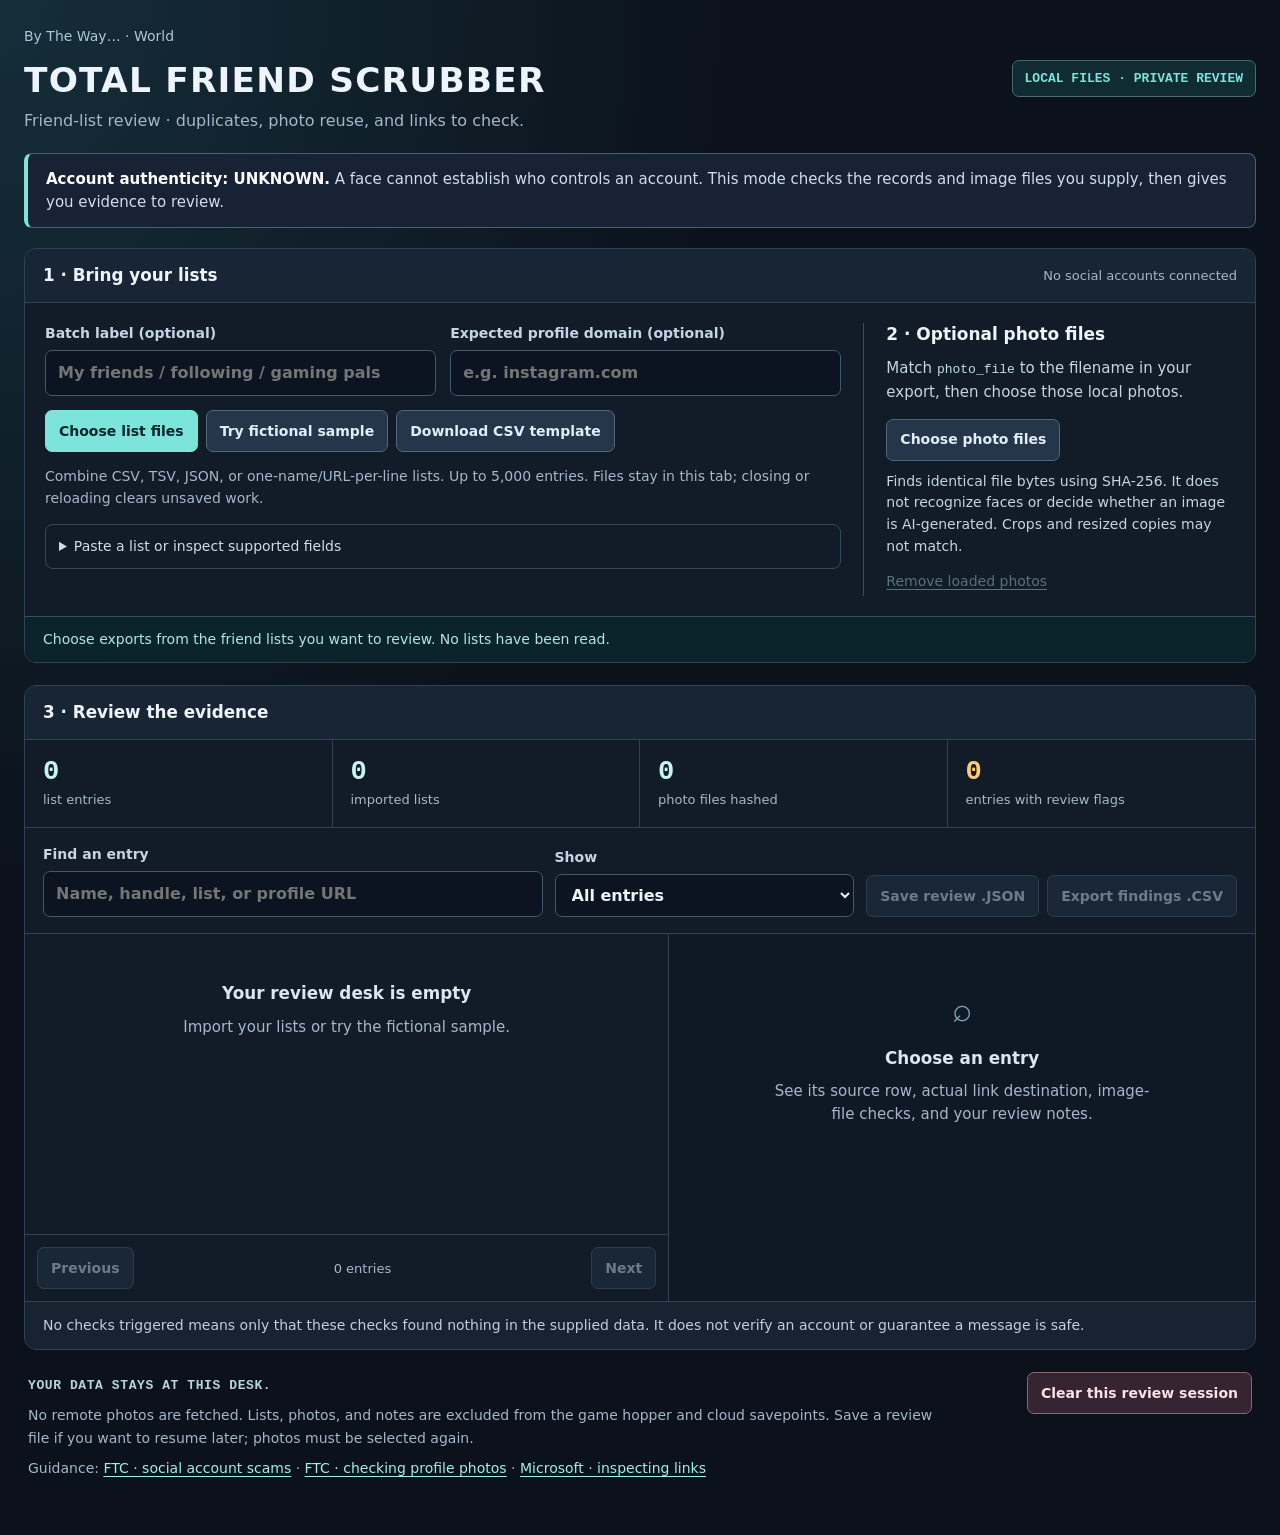
<file: room-friend-scrubber.html>
<!doctype html>
<html lang="en">
<head>
<meta http-equiv="Content-Security-Policy" content="default-src &#x27;none&#x27;; script-src &#x27;sha256-Zxk5+sUolH0BU3C0XHzNxF47biyHBhdbJdGc6J/XgvY=&#x27; &#x27;sha256-laI2FbXMEhdk7H92f4irGtFmwD2atREZAPMVpYTT7zA=&#x27; &#x27;sha256-q5msv2D5icW0jhutbGJUmLRUPShuQ2kw9EDuuE+wwvo=&#x27;; style-src &#x27;unsafe-inline&#x27;; img-src data: blob:; font-src data:; media-src data: blob:; frame-src &#x27;self&#x27; data: blob:; connect-src &#x27;none&#x27;; worker-src &#x27;none&#x27;; object-src &#x27;none&#x27;; base-uri &#x27;none&#x27;; form-action &#x27;none&#x27;"><meta name="referrer" content="no-referrer">
<script nonce="__MOZCORP_NONCE__" data-moz-source="prelude.js">
// Private station boundary. This code never receives Keeper identity or vault keys.
(function (root) {
  'use strict';
  const protocol = 'doodle-mozcorp/v1', stationId = 'friend-scrubber';
  const focusAnchors = [];
  const preferenceKeys = new Set(['btw.mozmoji.fork.v1', 'btw.voodont.blind-backfeed.v1']);
  const sessionLimits = {'btw.integrity.handoff.v1':700000,'btw-everywhen-fiction-cue-v1':4096};
  const stations = new Set(['machine','recent','voodont','everywhen','mozville','friend-scrubber','integrity','swordfish','hope-lon','bug-world']);
  const handlers = new Map(), pending = new Map(), outbound = [], dirtyPreferences = new Set();
  const audioContexts = new Set(), wrappedAudio = new Map();
  let token = null, sequence = 0, closed = false, lastDirty = null;
  for(const name of ['AudioContext','webkitAudioContext']){
    const native=root[name];if(typeof native!=='function')continue;
    let wrapped=wrappedAudio.get(native);
    if(!wrapped){wrapped=new Proxy(native,{construct(target,args,newTarget){const context=Reflect.construct(target,args,newTarget===wrapped?target:newTarget);audioContexts.add(context);return context;}});wrappedAudio.set(native,wrapped);}
    try{root[name]=wrapped;}catch{}
  }
  function post(value) { root.parent.postMessage({protocol,stationId,...value}, '*'); }
  function flush() { if (!token || closed) return; while(outbound.length) { const message=outbound.shift(); if(message.type!=='request'||pending.has(message.requestId))post({...message,token}); } }
  function request(requestType, payload = {}) {
    if (!['save','cloud','upgrades','open-original','open-link','news','hope','pref-set'].includes(requestType)) return Promise.reject(new Error('This station action is not supported.'));
    if (closed) return Promise.reject(new Error('This station has closed.'));
    const requestId = stationId+'-'+(++sequence);
    return new Promise((resolve,reject)=>{
      const timer=root.setTimeout(()=>{pending.delete(requestId);reject(new Error('The Keeper did not answer. Your work is still in this station.'));},20000);
      pending.set(requestId,{resolve,reject,timer}); outbound.push({type:'request',requestId,requestType,payload}); flush();
    });
  }
  function preferenceChanged(key,value) {
    if (!preferenceKeys.has(key)) return;
    dirtyPreferences.add(key);
    if(token) request('pref-set',{key,value}).catch(()=>{});
  }
  function limitFor(kind,key){return kind==='local'&&preferenceKeys.has(key)?65536:Object.hasOwn(sessionLimits,key)?sessionLimits[key]:2000000;}
  function store(kind) {
    const map = new Map();
    const api={
      getItem(key){return map.get(String(key))??null;},
      setItem(key,value){key=String(key);value=String(value);if(key.length>256||value.length>limitFor(kind,key))throw new Error('This station value is too large. Export a file to keep it.');if(!map.has(key)&&map.size>=128)throw new Error('This station memory is full.');let total=key.length+value.length;for(const [k,v]of map)if(k!==key)total+=k.length+v.length;if(total>8000000)throw new Error('This station memory is full. Export a file to keep it.');map.set(key,value);if(kind==='local')preferenceChanged(key,value);},
      removeItem(key){key=String(key);map.delete(key);if(kind==='local')preferenceChanged(key,null);},
      clear(){for(const key of map.keys())api.removeItem(key);},key(index){return [...map.keys()][index]??null;},
      get length(){return map.size;}
    };
    return {api,map};
  }
  const local=store('local'),session=store('session');
  const MozStore=Object.freeze({local:local.api,session:session.api,
    snapshot(){return {local:Object.fromEntries(local.map),session:Object.fromEntries(session.map)};},
    restore(value){
      if(!value||typeof value!=='object')throw new Error('Invalid station memory.');
      const changes=[];
      for(const [which,target] of [['local',local],['session',session]]){
        if(value[which]===undefined)continue;
        if(!value[which]||typeof value[which]!=='object'||Array.isArray(value[which]))throw new Error('Invalid station memory.');
        const entries=Object.entries(value[which]);if(entries.length>128)throw new Error('Too many station values.');
        let total=0;for(const [key,text] of entries){if(key.length>256||typeof text!=='string'||text.length>limitFor(which,key))throw new Error('Invalid station value.');total+=key.length+text.length;}if(total>8000000)throw new Error('This station memory is full.');
        changes.push({target,entries});
      }
      for(const {target,entries}of changes){target.map.clear();for(const [key,text]of entries)target.map.set(key,text);}
    }
  });
  function navigate(next,options={}) {
    if(!stations.has(next))throw new Error('Unknown MozCorp station.');
    const transfer={};
    const supplied=options.session||Object.fromEntries(session.map);
    for(const [key,limit]of Object.entries(sessionLimits))if(Object.hasOwn(supplied,key)){if(typeof supplied[key]!=='string'||supplied[key].length>limit)throw new Error('Invalid station handoff.');transfer[key]=supplied[key];}
    const anchor=typeof options.anchor==='string'&&/^[A-Za-z][\w-]{0,99}$/.test(options.anchor)?options.anchor:'';
    outbound.push({type:'navigate',payload:{stationId:next,anchor,session:transfer}});flush();
  }
  function register(requestType,handler) {
    if(!['capture','restore','cloud-restore','stop','checkpoint','focus'].includes(requestType)||typeof handler!=='function')throw new Error('Unknown station adapter.');
    handlers.set(requestType,handler);return()=>handlers.delete(requestType);
  }
  // Station adapters override these narrow defaults after the original scripts.
  register('capture',()=>{throw new Error('This private desk uses its own export controls and does not create Telephone project snapshots.');});
  register('restore',()=>{throw new Error('This private desk does not accept generic Telephone project restoration.');});
  register('checkpoint',()=>({editVersion:0}));
  register('stop',async()=>{await Promise.all([...audioContexts].map(async context=>{if(context.state!=='closed')try{await context.suspend();}catch{}}));return{stopped:true,editVersion:0};});
  register('focus',(value={})=>{
    if(!value||typeof value!=='object'||Array.isArray(value)||Object.keys(value).some(key=>!['anchor','session'].includes(key)))throw new Error('Invalid station focus request.');
    if(value.session!==undefined&&(!value.session||typeof value.session!=='object'||Array.isArray(value.session)||Object.keys(value.session).length))throw new Error('This private desk does not accept a transferred source or fiction cue.');
    const anchor=value.anchor??'';if(typeof anchor!=='string'||(anchor&&!focusAnchors.includes(anchor)))throw new Error('Unknown station focus anchor.');
    if(anchor){const target=root.document.getElementById(anchor);if(!target)throw new Error('This station focus target is unavailable.');target.scrollIntoView({block:'start',behavior:'auto'});}
    return{focused:true,anchor,editVersion:0};
  });
  root.MozStore=MozStore;
  function dirty(value){if(!value||!Number.isSafeInteger(value.editVersion)||value.editVersion<0)return;lastDirty=value.editVersion;if(token)post({type:'dirty',token,editVersion:lastDirty});}
  root.MozHost=Object.freeze({navigate,request,register,dirty,audioContexts,get stationId(){return stationId;},get ready(){return token!==null;}});
  root.addEventListener('message',event=>{
    if(event.source!==root.parent)return;
    const message=event.data;
    if(!message||message.protocol!==protocol||message.stationId!==stationId)return;
    if(message.type==='init'){
      if(token!==null||typeof message.token!=='string'||!/^[a-fA-F0-9]{32}$/.test(message.token))return;
      token=message.token;
      for(const key of preferenceKeys){const text=message.preferences?.[key];if(typeof text==='string'&&text.length<=65536&&!dirtyPreferences.has(key))local.map.set(key,text);}
      for(const [key,limit]of Object.entries(sessionLimits)){const text=message.session?.[key];if(typeof text==='string'&&text.length<=limit)session.map.set(key,text);}
      root.dispatchEvent(new CustomEvent('mozcorp:init',{detail:{stationId}}));
      for(const key of dirtyPreferences)request('pref-set',{key,value:local.api.getItem(key)}).catch(()=>{});
      if(lastDirty!==null)post({type:'dirty',token,editVersion:lastDirty});
      flush();return;
    }
    if(!token||message.token!==token)return;
    if(message.type==='response'){
      const job=pending.get(message.requestId);if(!job)return;pending.delete(message.requestId);root.clearTimeout(job.timer);
      if(message.error){
        const value=message.error,error=new Error(typeof value==='string'?value:typeof value.message==='string'?value.message:'The Keeper could not complete this action.');
        if(value&&typeof value==='object'){
          if(Number.isInteger(value.status)&&value.status>=400&&value.status<=599)error.status=value.status;
          if(typeof value.code==='string'&&/^[A-Za-z0-9_.-]{1,80}$/.test(value.code))error.code=value.code;
        }
        job.reject(error);
      }else job.resolve(message.result);return;
    }
    if(message.type==='request'&&typeof message.requestId==='string'&&message.requestId.length<=100){
      const handler=handlers.get(message.requestType);
      if(!handler){post({type:'response',token,requestId:message.requestId,error:'This station adapter is unavailable.'});return;}
      Promise.resolve().then(()=>handler(message.payload)).then(result=>post({type:'response',token,requestId:message.requestId,result}),error=>post({type:'response',token,requestId:message.requestId,error:error?.message||'This station could not complete the action.'}));
    }
  });
  root.document.addEventListener('click',event=>{
    const link=event.target.closest?.('a');if(!link||link.hasAttribute('download'))return;
    if(link.dataset.mozStation||link.dataset.mozOriginal||link.dataset.mozService){
      event.preventDefault();
      if(link.dataset.mozService==='upgrades')request('upgrades',{action:'open'}).catch(error=>root.alert(error.message));
      else if(link.dataset.mozStation)navigate(link.dataset.mozStation,{anchor:link.dataset.mozAnchor||''});
      else request('open-original',{path:link.dataset.mozOriginal,anchor:link.dataset.mozAnchor||''}).catch(error=>root.alert(error.message));
      return;
    }
    // Opaque private frames cannot open popups. Only an actual click may ask the
    // trusted parent to show an external URL for review; it never opens it here.
    if(!event.isTrusted||event.defaultPrevented)return;
    const raw=link.getAttribute('href');if(!raw||raw.startsWith('#'))return;
    let url;try{url=new URL(raw,root.location.href);}catch{return;}
    if(!['http:','https:'].includes(url.protocol)||url.username||url.password||url.href.length>4096)return;
    if(link.target==='_blank'||url.origin!==root.location.origin){
      event.preventDefault();request('open-link',{url:url.href}).catch(error=>root.alert(error.message));
    }
  });
  function ready(){post({type:'ready'});const anchor='';if(anchor)root.document.getElementById(anchor)?.scrollIntoView({block:'start',behavior:'auto'});}
  if(root.document.readyState==='loading')root.document.addEventListener('DOMContentLoaded',ready,{once:true});else root.setTimeout(ready,0);
  root.addEventListener('pagehide',()=>{closed=true;outbound.length=0;for(const job of pending.values()){root.clearTimeout(job.timer);job.reject(new Error('This station has closed.'));}pending.clear();handlers.clear();for(const context of audioContexts)if(context.state!=='closed')context.suspend().catch(()=>{});audioContexts.clear();});
})(window);

</script>
  <meta charset="utf-8">
  <meta name="viewport" content="width=device-width,initial-scale=1">
  <meta name="theme-color" content="#0b121b">
  
  <meta name="referrer" content="no-referrer">
  <title>Total Friend Scrubber · By The Way…</title>
  <link rel="icon" type="image/svg+xml" href="data:image/svg+xml,%3Csvg xmlns='http://www.w3.org/2000/svg' viewBox='0 0 64 64'%3E%3Crect width='64' height='64' rx='12' fill='%230b121b'/%3E%3Ccircle cx='23' cy='27' r='12' fill='none' stroke='%237ce4da' stroke-width='5'/%3E%3Cpath d='m32 36 15 15' stroke='%23ffc979' stroke-width='6'/%3E%3C/svg%3E">
  <style nonce="__MOZCORP_NONCE__">:root{color-scheme:dark;--bg:#0b121b;--panel:#131e2b;--edge:#324254;--ink:#edf4fc;--muted:#a5b7ca;--mint:#7ce4da;--amber:#ffc979}*{box-sizing:border-box}body{margin:0;background:radial-gradient(ellipse at top left,#152e3a 0,transparent 46rem),var(--bg);color:var(--ink);font-family:Inter,ui-sans-serif,system-ui,-apple-system,BlinkMacSystemFont,"Segoe UI",sans-serif;line-height:1.5}button,input,select,textarea{font:inherit}button{cursor:pointer}button:disabled{cursor:not-allowed;opacity:.45}button:focus-visible,a:focus-visible,summary:focus-visible{outline:2px solid var(--mint);outline-offset:4px}input,select,textarea{display:block;width:100%;margin-top:6px;border:1px solid #42586f;border-radius:7px;padding:10px 12px;background:#0b1420;color:var(--ink);font-size:1rem}input:focus,select:focus,textarea:focus{outline:2px solid #7ce4da66;outline-offset:1px}textarea{min-height:108px;resize:vertical}label{font-size:.875rem;color:#c6d5e5;font-weight:650}h1,h2,h3,h4,p{margin-top:0}h1{font-size:clamp(1.4rem,3vw,2.15rem);letter-spacing:.035em;line-height:1.2;margin:12px 0 8px}h2{font-size:1.05rem;margin:0}h3{font-size:1.06rem;line-height:1.4;margin-bottom:10px}h4{font-size:.9375rem;margin:20px 0 8px}a{color:#a0f0e7;text-decoration-thickness:1px;text-underline-offset:3px}code{font: .8125rem/1.6 ui-monospace,SFMono-Regular,Consolas,monospace;color:#bbe1e9;overflow-wrap:anywhere}.fs-shell{max-width:1500px;margin:auto;padding:24px}.fs-header{display:flex;justify-content:space-between;align-items:center;gap:18px;margin-bottom:20px}.fs-header p{color:var(--muted);font-size:1rem;margin:0}.fs-back{font-size:.875rem;color:#afc6da;text-decoration:none}.fs-local{font:700 .8125rem ui-monospace,monospace;color:var(--mint);border:1px solid #476c70;background:#102b31;border-radius:7px;padding:10px 12px;white-space:nowrap}.fs-boundary{padding:14px 18px;color:#cfdeed;background:#172335;border:1px solid #496075;border-left:4px solid var(--mint);border-radius:8px;margin-bottom:20px;font-size:.9375rem}.fs-boundary strong{color:#fff}.fs-import,.fs-review{border:1px solid var(--edge);border-radius:12px;background:#111c28;margin-bottom:22px;overflow:hidden}.fs-sectionhead{display:flex;align-items:center;justify-content:space-between;flex-wrap:wrap;gap:10px;padding:14px 18px;border-bottom:1px solid var(--edge);background:#182535}.fs-sectionhead span{color:var(--muted);font-size:.8125rem}.fs-sectionhead #fsDemoLabel{color:var(--amber);font-weight:800}.fs-importgrid{display:grid;grid-template-columns:minmax(0,1.5fr) minmax(260px,.7fr);gap:22px;padding:20px}.fs-fields{display:grid;grid-template-columns:1fr 1fr;gap:14px}.fs-buttons{display:flex;align-items:center;flex-wrap:wrap;gap:8px;margin:14px 0}.fs-btn{display:inline-flex;align-items:center;justify-content:center;gap:6px;background:#25364b;color:#e2edf9;border:1px solid #52667e;border-radius:7px;padding:10px 13px;font-size:.875rem;font-weight:750;line-height:1.4;min-height:42px;text-decoration:none}.fs-btn:hover:not(:disabled){background:#31485c;border-color:#9ac6d2}.fs-btn.fs-primary{color:#09242b;background:var(--mint);border-color:var(--mint)}.fs-btn.fs-primary:hover{background:#a0f2e9}.fs-btn.fs-clear{border-color:#906374;background:#352432;color:#ffe0e4}.fs-filebutton{position:relative;cursor:pointer;overflow:hidden}.fs-filebutton input{position:absolute;inset:0;opacity:0;cursor:pointer;margin:0;width:100%;height:100%;padding:0}.fs-filebutton:focus-within{outline:2px solid var(--mint);outline-offset:4px}.fs-small{font-size:.875rem;line-height:1.55;color:var(--muted);margin:10px 0}.fs-photoinput{border-left:1px solid #344c61;padding-left:22px}.fs-photoinput p{font-size:.9375rem;color:#c4d5e4}.fs-photoinput .fs-small{font-size:.875rem}.fs-textbutton{padding:4px 0;color:#acdacf;background:none;border:0;font-size:.875rem;text-decoration:underline;text-underline-offset:3px}.fs-pastebox{border:1px solid #35495e;border-radius:8px;margin-top:14px}.fs-pastebox summary{font-size:.875rem;padding:11px 13px;cursor:pointer;color:#ceddea}.fs-pastebody{padding:0 13px 12px}.fs-status{padding:12px 18px;color:#b2e6e1;font-size:.875rem;background:#0b242c;border-top:1px solid #2f525c;white-space:pre-wrap;overflow-wrap:anywhere}.fs-status[data-error=true]{color:#ffdaa5;background:#30271e}.fs-metrics{display:grid;grid-template-columns:repeat(4,1fr);border-bottom:1px solid var(--edge)}.fs-metrics>div{padding:16px 18px;border-right:1px solid var(--edge)}.fs-metrics>div:last-child{border-right:0}.fs-metrics strong{display:block;font:800 1.7rem ui-monospace,monospace;color:#c8f4f0}.fs-metrics span{font-size:.8125rem;color:var(--muted)}.fs-metrics .fs-metricreview strong{color:var(--amber)}.fs-toolbar{display:grid;grid-template-columns:minmax(220px,1fr) minmax(170px,.6fr) auto;align-items:end;gap:12px;padding:16px 18px}.fs-toolbar .fs-buttons{margin:0}.fs-workspace{display:grid;grid-template-columns:minmax(300px,1.1fr) minmax(320px,1fr);gap:0;border-top:1px solid var(--edge)}.fs-queue{min-width:0;border-right:1px solid var(--edge)}.fs-results{min-height:300px;max-height:800px;overflow:auto;padding:12px;display:grid;gap:8px;align-content:start}.fs-entry{background:#152231;border:1px solid #35485d;border-radius:8px;padding:13px;text-align:left;width:100%;color:var(--ink)}.fs-entry:hover{border-color:#729fb0}.fs-entry[aria-pressed=true]{border-color:var(--mint);box-shadow:inset 3px 0 var(--mint);background:#163039}.fs-entry-head{display:flex;justify-content:space-between;align-items:flex-start;gap:12px}.fs-entry-name{font-size:1rem;word-break:break-word;font-weight:800}.fs-entry-sub{font-size:.8125rem;color:var(--muted);display:block;margin-top:5px;overflow-wrap:anywhere}.fs-entry-flags{display:flex;flex-wrap:wrap;gap:5px;margin-top:9px}.fs-flagpill{font-size:.75rem;line-height:1.5;border:1px solid #455a6a;background:#1c2b3a;color:#c7d8e7;border-radius:4px;padding:3px 6px}.fs-flagpill[data-kind=review]{border-color:#806b43;background:#382c19;color:#ffdb9c}.fs-manualpill{font-size:.75rem;color:#c5d8ea;white-space:nowrap}.fs-empty{padding:36px 22px;align-self:start;text-align:center;color:var(--muted)}.fs-empty>span{display:block;font-size:2.1rem;line-height:1.2;color:#78a7b5;margin-bottom:16px}.fs-empty h3{font-size:1.05rem;color:#d9e6f4}.fs-empty p{font-size:.9375rem;max-width:380px;margin:0 auto}.fs-pages{display:flex;justify-content:space-between;align-items:center;gap:8px;padding:12px;border-top:1px solid var(--edge)}.fs-pages span{font-size:.8125rem;color:var(--muted)}.fs-detail{padding:20px;min-width:0;background:#0f1925;max-height:930px;overflow:auto}.fs-detailheading h3{font-size:1.3rem;overflow-wrap:anywhere;margin-bottom:9px}.fs-unknown{font:700 .75rem ui-monospace,monospace;color:#d3dbe7;border:1px solid #596476;border-radius:4px;display:inline-block;padding:6px 8px}.fs-metadata{display:grid;grid-template-columns:104px minmax(0,1fr);gap:8px 12px;margin:20px 0;font-size:.875rem}.fs-metadata dt{color:var(--muted)}.fs-metadata dd{margin:0;color:#d7e6f3;overflow-wrap:anywhere;white-space:pre-wrap}.fs-photoarea{border:1px solid #344659;border-radius:8px;padding:12px;background:#0b131c}.fs-photoarea img{display:block;max-width:100%;max-height:260px;width:auto;object-fit:contain;border-radius:5px;margin:0 auto}.fs-photoarea img[hidden]{display:none}.fs-photoarea p{margin:8px 0 0;overflow-wrap:anywhere}.fs-evidence{display:grid;gap:8px}.fs-evidenceitem{padding:11px 12px;border:1px solid #3d5368;border-radius:7px;background:#162333}.fs-evidenceitem[data-kind=review]{border-left:3px solid var(--amber)}.fs-evidenceitem strong{display:block;font-size:.875rem;color:#e5edf6}.fs-evidenceitem p{font-size:.875rem;color:#b3c6d8;line-height:1.5;margin:6px 0 0;overflow-wrap:anywhere}.fs-yourreview{margin-top:20px;padding-top:2px;border-top:1px solid #35475a}.fs-yourreview label{display:block;margin:12px 0}.fs-footnote{padding:13px 18px;color:#c0cfdd;border-top:1px solid var(--edge);background:#172330;font-size:.875rem}.fs-footer{display:flex;justify-content:space-between;align-items:flex-start;gap:24px;padding:0 4px 24px}.fs-footer strong{font:700 .8125rem ui-monospace,monospace;letter-spacing:.045em;color:#b7d6db}.fs-footer p{font-size:.875rem;line-height:1.6;color:var(--muted);max-width:920px;margin:8px 0}.fs-footer .fs-btn{flex-shrink:0}[hidden]{display:none!important}
@media(max-width:1000px){.fs-toolbar{grid-template-columns:1fr 1fr}.fs-toolbar .fs-buttons{grid-column:1/-1}.fs-importgrid{grid-template-columns:1fr}.fs-photoinput{padding:16px 0 0;border-left:0;border-top:1px solid #344c61}.fs-local{font-size:.75rem}.fs-header{align-items:flex-start}.fs-workspace{grid-template-columns:1fr 1fr}.fs-detail{padding:16px}.fs-metadata{grid-template-columns:80px minmax(0,1fr)}}
@media(max-width:700px){.fs-shell{padding:14px}.fs-header{display:block}.fs-local{margin-top:14px;display:inline-block}.fs-fields{grid-template-columns:1fr}.fs-metrics{grid-template-columns:repeat(2,1fr)}.fs-metrics>div{border-bottom:1px solid var(--edge)}.fs-metrics>div:nth-child(2){border-right:0}.fs-metrics>div:nth-child(n+3){border-bottom:0}.fs-workspace{grid-template-columns:1fr}.fs-queue{border-right:0}.fs-results{max-height:400px}.fs-detail{border-top:1px solid var(--edge);max-height:none}.fs-toolbar{grid-template-columns:1fr}.fs-footer{display:block}.fs-footer .fs-clear{margin-top:12px}.fs-entry-head{flex-wrap:wrap}.fs-importgrid{padding:16px}}
@media(prefers-reduced-motion:reduce){*{scroll-behavior:auto!important}}

.fs-detailheading h3:focus{outline:2px solid var(--mint);outline-offset:5px;border-radius:2px}
</style>
</head>
<body>
  <main class="fs-shell">
    <header class="fs-header"><div><a class="fs-back" href="#" data-moz-station="machine">By The Way… · World</a><h1>TOTAL FRIEND SCRUBBER</h1><p>Friend-list review · duplicates, photo reuse, and links to check.</p></div><span class="fs-local">LOCAL FILES · PRIVATE REVIEW</span></header>
    <div class="fs-boundary"><strong>Account authenticity: UNKNOWN.</strong> A face cannot establish who controls an account. This mode checks the records and image files you supply, then gives you evidence to review.</div>

    <section class="fs-import" aria-labelledby="fsImportTitle">
      <div class="fs-sectionhead"><h2 id="fsImportTitle">1 · Bring your lists</h2><span>No social accounts connected</span></div>
      <div class="fs-importgrid">
        <div class="fs-importmain">
          <div class="fs-fields"><label>Batch label (optional)<input id="fsBatchLabel" type="text" maxlength="100" placeholder="My friends / following / gaming pals"></label><label>Expected profile domain (optional)<input id="fsExpectedDomain" type="text" maxlength="180" placeholder="e.g. instagram.com"></label></div>
          <div class="fs-buttons"><label class="fs-btn fs-primary fs-filebutton" for="fsListFiles">Choose list files<input id="fsListFiles" type="file" accept=".csv,.tsv,.json,.txt,text/csv,application/json,text/plain" multiple></label><button class="fs-btn" id="fsSample" type="button">Try fictional sample</button><button class="fs-btn" id="fsTemplate" type="button">Download CSV template</button></div>
          <p class="fs-small">Combine CSV, TSV, JSON, or one-name/URL-per-line lists. Up to 5,000 entries. Files stay in this tab; closing or reloading clears unsaved work.</p>
          <details class="fs-pastebox"><summary>Paste a list or inspect supported fields</summary><div class="fs-pastebody"><label for="fsPaste">CSV, JSON, or one name/profile URL per line<textarea id="fsPaste" maxlength="2000000" placeholder="display_name,platform,profile_url,photo_file&#10;Example Friend,My network,https://social.example/friend,friend.jpg"></textarea></label><button class="fs-btn" id="fsImportPaste" type="button">Add pasted list</button><p class="fs-small">Useful columns: <code>display_name, platform, account_id, username, profile_url, photo_file, photo_url, expected_domain, notes</code>. Optional explicit observations: <code>money_request, login_code_request, urgent_request</code>. Missing information stays unknown. Common <code>friends_v2</code> and <code>string_list_data</code> JSON shapes are supported. Unsupported exports produce an error instead of guessed records.</p></div></details>
        </div>
        <div class="fs-photoinput"><h3>2 · Optional photo files</h3><p>Match <code>photo_file</code> to the filename in your export, then choose those local photos.</p><label class="fs-btn fs-filebutton" for="fsPhotoFiles">Choose photo files<input id="fsPhotoFiles" type="file" accept="image/jpeg,image/png,image/webp,.jpg,.jpeg,.png,.webp" multiple></label><p class="fs-small">Finds identical file bytes using SHA-256. It does not recognize faces or decide whether an image is AI-generated. Crops and resized copies may not match.</p><button class="fs-textbutton" id="fsForgetPhotos" type="button" disabled>Remove loaded photos</button></div>
      </div>
      <div id="fsImportStatus" class="fs-status" role="status">Choose exports from the friend lists you want to review. No lists have been read.</div>
    </section>

    <section class="fs-review" aria-labelledby="fsReviewTitle">
      <div class="fs-sectionhead"><h2 id="fsReviewTitle">3 · Review the evidence</h2><span id="fsDemoLabel" hidden>FICTIONAL SAMPLE DATA</span></div>
      <div class="fs-metrics"><div><strong id="fsEntryCount">0</strong><span>list entries</span></div><div><strong id="fsListCount">0</strong><span>imported lists</span></div><div><strong id="fsPhotoCount">0</strong><span>photo files hashed</span></div><div class="fs-metricreview"><strong id="fsFlagCount">0</strong><span>entries with review flags</span></div></div>
      <div class="fs-toolbar"><label class="fs-searchlabel">Find an entry<input id="fsSearch" type="search" placeholder="Name, handle, list, or profile URL" maxlength="200"></label><label>Show<select id="fsFilter"><option value="all">All entries</option><option value="review">Review flags</option><option value="unreviewed">Not reviewed by me</option><option value="photos">Photo reuse</option><option value="duplicates">Duplicate list entries</option><option value="confirmed">Confirmed by me</option></select></label><div class="fs-buttons"><button class="fs-btn" id="fsSaveSession" type="button" disabled>Save review .JSON</button><button class="fs-btn" id="fsExportCSV" type="button" disabled>Export findings .CSV</button></div></div>
      <div class="fs-workspace">
        <div class="fs-queue"><div id="fsResults" class="fs-results" aria-label="Friend-list entries"><div class="fs-empty"><span>⁝</span><h3>Your review desk is empty</h3><p>Import lists above, or use the fictional sample to see how evidence flags work.</p></div></div><div class="fs-pages"><button class="fs-btn" id="fsPrevious" type="button" disabled>Previous</button><span id="fsPageInfo">0 entries</span><button class="fs-btn" id="fsNext" type="button" disabled>Next</button></div></div>
        <aside id="fsDetailPane" class="fs-detail" aria-labelledby="fsDetailTitle"><div id="fsDetailEmpty" class="fs-empty"><span>⌕</span><h3 id="fsDetailTitle">Choose an entry</h3><p>See its source row, actual link destination, image-file checks, and your review notes.</p></div>
          <div id="fsDetailContent" hidden>
            <div class="fs-detailheading"><h3 id="fsDetailName" tabindex="-1"></h3><span class="fs-unknown">AUTOMATED VERDICT: UNKNOWN</span></div>
            <dl id="fsMetadata" class="fs-metadata"></dl>
            <div class="fs-photoarea"><img id="fsPhotoPreview" alt="Selected local profile photo; identity has not been determined" hidden><p id="fsPhotoDetail" class="fs-small">No local photo matched to this record.</p></div>
            <h4>Observed in your files</h4><div id="fsEvidence" class="fs-evidence"></div>
            <div class="fs-yourreview"><h4>Your review</h4><p class="fs-small">For an unexpected request, use a contact method you already know to check with the person. No flag here proves an account is fake.</p><label>Status<select id="fsReviewState"><option value="unreviewed">Not reviewed</option><option value="followup">I want to check this</option><option value="confirmed">Confirmed by me through another channel</option><option value="resolved">I reviewed the flags / explained them</option></select></label><label>How did you check?<select id="fsReviewMethod"><option value="">Choose a method</option><option value="known-phone">Called a number I already knew</option><option value="in-person">Spoke in person</option><option value="known-channel">Used another previously known channel</option><option value="records">Compared my own records</option><option value="other">Other · described in note</option></select></label><label>Review note<textarea id="fsReviewNote" maxlength="2000" placeholder="What you checked, when, and any innocent explanation for the flag."></textarea></label><button class="fs-btn fs-primary" id="fsSaveNote" type="button">Keep this review note</button><p id="fsReviewStamp" class="fs-small">No personal review recorded.</p></div>
          </div>
        </aside>
      </div>
      <div class="fs-footnote">No checks triggered means only that these checks found nothing in the supplied data. It does not verify an account or guarantee a message is safe.</div>
    </section>

    <footer class="fs-footer"><div><strong>YOUR DATA STAYS AT THIS DESK.</strong><p>No remote photos are fetched. Lists, photos, and notes are excluded from the game hopper and cloud savepoints. Save a review file if you want to resume later; photos must be selected again.</p><p>Guidance: <a href="https://consumer.ftc.gov/consumer-alerts/2023/10/friend-request-could-be-scammer" target="_blank" rel="noopener noreferrer">FTC · social account scams</a> · <a href="https://consumer.ftc.gov/consumer-alerts/2025/02/looking-love-watch-out-scammers" target="_blank" rel="noopener noreferrer">FTC · checking profile photos</a> · <a href="https://support.microsoft.com/en-us/security/protect-yourself-from-phishing" target="_blank" rel="noopener noreferrer">Microsoft · inspecting links</a></p></div><button class="fs-btn fs-clear" id="fsClear" type="button">Clear this review session</button></footer>
  </main>
  <script nonce="__MOZCORP_NONCE__" data-moz-source="friend-scrubber-core.js">
/* Local record and file review. No identity recognition, network access, or authenticity scoring. */
(function (root) {
  'use strict';
  const VERSION = 'BTW-FRIEND-REVIEW-1', LIMIT = 5000;
  const scalar = (value, max = 2000) => typeof value === 'string' || typeof value === 'number' || typeof value === 'boolean' ? String(value).normalize('NFC').trim().slice(0, max) : '';
  const header = value => scalar(value, 120).replace(/^\uFEFF/, '').toLowerCase().replace(/[^a-z0-9]/g, '');
  const bool = value => value === true || value === 1 || typeof value === 'string' && /^(true|yes|1|y)$/i.test(value.trim()) ? true : value === false || value === 0 || typeof value === 'string' && /^(false|no|0|n)$/i.test(value.trim()) ? false : null;
  const basename = value => scalar(value, 500).replace(/\\/g, '/').split('/').filter(Boolean).pop() || '';
  function identifier(value) {
    if (typeof value === 'number' && !Number.isSafeInteger(value)) throw new Error('Account IDs must be exact. Export large numeric IDs as quoted JSON strings, or use CSV; this list has not been imported.');
    if (typeof value === 'string' && value.trim().length > 200) throw new Error('An account ID exceeds 200 characters. Check the original export; it has not been shortened or matched.');
    return scalar(value, 200);
  }
  function table(text, separator) {
    const rows = []; let row = [], field = '', quoted = false, afterQuote = false, line = 1, start = 1;
    const finishRow = () => { row.push(field); if (row.some(x => x.trim())) rows.push({ values: row, line: start }); if (rows.length > LIMIT + 1) throw new Error('A list can contain at most 5,000 entries.'); row = []; field = ''; afterQuote = false; start = line + 1; };
    for (let i = 0; i < text.length; i++) {
      const ch = text[i];
      if (quoted) { if (ch === '"') { if (text[i + 1] === '"') { field += '"'; i++; } else { quoted = false; afterQuote = true; } } else { field += ch; if (ch === '\n') line++; } continue; }
      if (ch === '"' && !field && !afterQuote) { quoted = true; continue; }
      if (ch === separator) { row.push(field); if (row.length > 60) throw new Error('A CSV row has too many columns.'); field = ''; afterQuote = false; continue; }
      if (ch === '\n' || ch === '\r') { if (ch === '\r' && text[i + 1] === '\n') i++; finishRow(); line++; continue; }
      if (afterQuote && ch.trim()) throw new Error('Unexpected text after a closing CSV quote at line ' + line + '.');
      if (!afterQuote) field += ch;
    }
    if (quoted) throw new Error('The list ends inside a quoted CSV field.');
    if (field || row.length) finishRow();
    return rows;
  }
  const aliases = {
    displayName: ['displayname','fullname','name','friendname','title'], username: ['username','handle','screenname'], accountId: ['accountid','userid','friendid','id'],
    platform: ['platform','network','service'], profileUrl: ['profileurl','profilelink','url','link','href'], photoFile: ['photofile','imagefile','avatarfile','filename'],
    photoUrl: ['photourl','imageurl','avatarurl','pictureurl','profilepictureurl'], expectedDomain: ['expecteddomain','profiledomain'], notes: ['notes','note','description'],
    moneyRequest: ['moneyrequest','requestedmoney'], codeRequest: ['logincoderequest','coderequest','requestedcode'], urgentRequest: ['urgentrequest','urgency'], messageLinks: ['messagelinks','messagelink']
  };
  function readObject(value, fallback = {}) {
    if (typeof value === 'string') return /^https?:\/\//i.test(value.trim()) ? { profileUrl: value } : { displayName: value };
    if (!value || typeof value !== 'object' || Array.isArray(value)) return null;
    const fields = Object.create(null); for (const [key, val] of Object.entries(value)) fields[header(key)] = val;
    const out = {};
    for (const [name, options] of Object.entries(aliases)) { const key = options.find(k => Object.hasOwn(fields, k)); if (key) out[name] = fields[key]; }
    if (Object.hasOwn(out, 'accountId')) out.accountId = identifier(out.accountId);
    const data = Array.isArray(value.string_list_data) ? value.string_list_data.find(x => x && typeof x === 'object') : null;
    if (data) { out.profileUrl ||= data.href; out.username ||= data.value; }
    if (!out.photoFile && !out.photoUrl) { const photo = fields.photo || fields.avatar || fields.picture; if (typeof photo === 'string') out[/^https?:\/\//i.test(photo) ? 'photoUrl' : 'photoFile'] = photo; }
    if (!out.displayName && !out.username && !out.accountId && !out.profileUrl) return null;
    return { ...fallback, ...out };
  }
  function findRows(data, depth = 0) {
    if (Array.isArray(data)) return data;
    if (!data || typeof data !== 'object' || depth > 3) return null;
    for (const key of ['friends_v2','friends','followers','following','relationships_following','relationships_followers','connections','entries','data','records']) {
      if (Object.hasOwn(data,key)) { const found = findRows(data[key], depth + 1); if (found) return found; }
    }
    return readObject(data) ? [data] : null;
  }
  function parse(text) {
    text = String(text).replace(/^\uFEFF/, '').trim(); if (!text) throw new Error('The list is empty.');
    if (text.length > 20000000) throw new Error('Review files must be under 20 MB of text.');
    if (/^[\[{]/.test(text)) {
      let data; try { data = JSON.parse(text); } catch { throw new Error('This JSON file could not be read. Check that it is a complete export.'); }
      if (data?.format === VERSION) return { session: data };
      if (text.length > 2000000) throw new Error('List exports must be under 2 MB of text.');
      const values = findRows(data); if (!values) throw new Error('No supported friend-list rows found in this JSON. Use a row array or the CSV template.');
      if (values.length > LIMIT) throw new Error('A list can contain at most 5,000 entries.');
      const rows = values.map((v, i) => ({ fields: readObject(v), row: i + 1 })).filter(x => x.fields);
      if (!rows.length) throw new Error('No names, handles, account IDs, or profile URLs were found.');
      return { rows, skipped: values.length - rows.length };
    }
    if (text.length > 2000000) throw new Error('List exports must be under 2 MB of text.');
    const first = text.split(/\r?\n/, 1)[0], separator = first.includes('\t') ? '\t' : ',';
    const known = new Set(Object.values(aliases).flat().concat(['photo','avatar','picture']));
    if (!first.includes(separator) && !known.has(header(first))) {
      const lines = text.split(/\r?\n/).map((x, i) => ({ fields: readObject(x), row: i + 1 })).filter(x => scalar(x.fields?.displayName) || scalar(x.fields?.profileUrl));
      if (lines.length > LIMIT) throw new Error('A list can contain at most 5,000 entries.');
      return { rows: lines, skipped: 0 };
    }
    const parsed = table(text, separator); if (parsed.length < 2) throw new Error('Include a header and at least one row.');
    const keys = parsed[0].values.map(header); if (new Set(keys).size !== keys.length) throw new Error('The CSV has duplicate column headings. Give each column a distinct name.');
    if (!keys.some(k => known.has(k))) throw new Error('CSV headers were not recognized. Start with display_name, profile_url, or the downloaded template.');
    const rows = []; let skipped = 0;
    for (const row of parsed.slice(1)) { if (row.values.length !== keys.length) throw new Error('CSV column count differs at line ' + row.line + '. Quote text that contains commas.'); const fields = readObject(Object.fromEntries(keys.map((k,i) => [k,row.values[i]]))); if (fields) rows.push({ fields, row: row.line }); else skipped++; }
    if (!rows.length) throw new Error('No usable friend-list entries found.');
    return { rows, skipped };
  }
  function normalize(fields, source, row, id) {
    const username = scalar(fields.username, 120), name = scalar(fields.displayName, 200), photoFile = scalar(fields.photoFile, 500);
    const links = Array.isArray(fields.messageLinks) ? fields.messageLinks : scalar(fields.messageLinks, 3000).split(/[|\n]/);
    return {
      id, displayName: name || (username ? '@' + username.replace(/^@/, '') : 'Unnamed entry'), username, accountId: identifier(fields.accountId), platform: scalar(fields.platform, 100),
      profileUrl: scalar(fields.profileUrl, 2000), photoFile, photoUrl: scalar(fields.photoUrl, 2000), expectedDomain: scalar(fields.expectedDomain || source.expectedDomain, 180),
      notes: scalar(fields.notes, 2000), moneyRequest: bool(fields.moneyRequest), codeRequest: bool(fields.codeRequest), urgentRequest: bool(fields.urgentRequest),
      messageLinks: links.map(x => scalar(x, 2000)).filter(Boolean).slice(0, 8), sourceId: source.id, sourceList: source.label, sourceFile: source.file, sourceRow: row,
      review: { state: 'unreviewed', method: '', note: '', at: '', imported: false }
    };
  }
  function expectedHost(value) {
    if (!scalar(value)) return '';
    try { const url = new URL(/^[a-z][a-z0-9+.-]*:/i.test(value) ? value : 'https://' + value); return ['http:','https:'].includes(url.protocol) && !url.username && !url.password ? url.hostname.toLowerCase().replace(/\.$/, '') : ''; } catch { return ''; }
  }
  function inspectUrl(value, expected = '', prefix = 'Profile link') {
    const raw = scalar(value, 2000), observations = [], add = (code, kind, title, detail) => observations.push({ code, kind, title, detail });
    if (!raw) return { host: '', canonical: '', observations, supplied: false };
    if (/[\u0000-\u0020\u007f]/.test(raw)) { add('url-invalid','review',prefix + ' has whitespace or control characters','The imported address needs correction before use. It has not been opened.'); return {host:'',canonical:'',observations,supplied:true}; }
    let url; try { url = new URL(/^[a-z][a-z0-9+.-]*:/i.test(raw) ? raw : 'https://' + raw); } catch { add('url-invalid','review',prefix + ' is not a valid URL','The address could not be parsed. Check the original export.'); return {host:'',canonical:'',observations,supplied:true}; }
    if (!['https:','http:'].includes(url.protocol) || !url.hostname) { add('url-scheme','review',prefix + ' uses an unsupported scheme','Only HTTP or HTTPS profile addresses can be inspected; this value remains plain text.'); return {host:'',canonical:'',observations,supplied:true}; }
    const host = url.hostname.toLowerCase().replace(/\.$/, '');
    if (url.username || url.password) add('url-credentials','review',prefix + ' includes credentials before the host','Actual hostname: ' + host + '. Text before @ is not the destination domain.');
    if (url.protocol === 'http:') add('url-http','info',prefix + ' uses HTTP','This address does not request HTTPS. That observation alone does not establish account authenticity.');
    const wanted = expectedHost(expected);
    if (expected && !wanted) add('expected-domain-invalid','info','Expected domain could not be read','Correct the optional expected_domain field to apply a domain comparison.');
    if (wanted && host !== wanted && !host.endsWith('.' + wanted)) add('url-domain','review',prefix + ' differs from your expected domain','Expected ' + wanted + '; actual hostname ' + host + '. Check that this is the intended destination.');
    if (host.split('.').some(p => p.startsWith('xn--'))) add('url-idn','info',prefix + ' has an internationalized hostname','Parsed hostname: ' + host + '. Internationalized names can be legitimate; compare the exact spelling.');
    if (['bit.ly','tinyurl.com','t.co','is.gd','buff.ly','ow.ly'].includes(host)) add('url-short','review',prefix + ' is a shortened address','The final destination is unknown. This review does not follow redirects.');
    if (url.port && !['80','443'].includes(url.port)) add('url-port','info',prefix + ' uses a non-default port','Port ' + url.port + ' appears in the supplied address. Check whether it is expected.');
    url.hash = ''; for (const key of [...url.searchParams.keys()]) if (/^utm_/i.test(key) || ['fbclid','gclid'].includes(key)) url.searchParams.delete(key);
    return { host, canonical: url.username || url.password ? '' : url.href, observations, supplied: true };
  }
  function accountKey(record, parsed) {
    const platform = scalar(record.platform).toLowerCase();
    if (record.accountId && platform) return 'id:' + platform + ':' + record.accountId;
    if (parsed.canonical) return 'url:' + parsed.canonical;
    if (record.username && platform) return 'handle:' + platform + ':' + record.username.replace(/^@/,'').toLowerCase();
    return '';
  }
  function analyze(records, photos = []) {
    const photoNames = new Map(), accountGroups = new Map(), photoGroups = new Map();
    for (const photo of photos) { const key = basename(photo.name); if (!photoNames.has(key)) photoNames.set(key, []); photoNames.get(key).push(photo); }
    const items = records.map(record => {
      const url = inspectUrl(record.profileUrl, record.expectedDomain), evidence = [...url.observations];
      for (const link of record.messageLinks || []) evidence.push(...inspectUrl(link, '', 'Message link').observations);
      const key = accountKey(record, url);
      if (!record.profileUrl) evidence.push({code:'no-profile-url',kind:'info',title:'No profile URL supplied',detail:'The entry is kept as imported. Missing data does not imply a fake account.'});
      for (const [field,title,detail] of [['codeRequest','Login-code request noted','Your import explicitly records a request for a login or verification code. Check the request through an independently known channel.'],['moneyRequest','Money request noted','Your import explicitly records a request for money. Confirm the request independently; this does not identify who sent it.'],['urgentRequest','Urgent request noted','Your import explicitly records urgency. Review the context before acting.']]) if (record[field] === true) evidence.push({code:field,kind:'review',title,detail});
      const matches = record.photoFile ? photoNames.get(basename(record.photoFile)) || [] : [];
      const uniqueHashes = new Set(matches.map(p => p.digest)); let photo = null;
      if (matches.length && uniqueHashes.size === 1) photo = matches[0];
      else if (matches.length > 1) evidence.push({code:'photo-ambiguous',kind:'info',title:'Photo filename is ambiguous',detail:'Different selected files share this filename. No photo has been assigned; use distinct filenames.'});
      else if (record.photoFile) evidence.push({code:'photo-missing',kind:'info',title:'Referenced photo file is not loaded',detail:'Choose ' + basename(record.photoFile) + ' to check its bytes. The photo has not been analyzed.'});
      const item = { record, evidence, host: url.host, accountKey: key, photo, photoChecked: Boolean(photo), reviewCount: 0, authenticity: 'UNKNOWN' };
      if (key) { if (!accountGroups.has(key)) accountGroups.set(key, []); accountGroups.get(key).push(item); }
      const photoKey = photo ? 'bytes:' + photo.digest : record.photoUrl ? 'reference:' + record.photoUrl : '';
      if (photoKey) { if (!photoGroups.has(photoKey)) photoGroups.set(photoKey, []); photoGroups.get(photoKey).push(item); }
      return item;
    });
    let duplicateGroups = 0, reusedGroups = 0;
    for (const group of accountGroups.values()) {
      if (group.length < 2) continue; duplicateGroups++; const ids = group.slice(0, 26).map(x => x.record.id);
      const names = new Set(group.map(x => x.record.displayName.toLocaleLowerCase()));
      for (const item of group) {
        item.evidence.push({code:'duplicate-entry',kind:'info',title:'Same account reference in ' + group.length + ' rows',detail:'This can happen when friend lists overlap or exports repeat. It is a duplicate record observation, not an impersonation verdict.',related:ids.filter(id => id !== item.record.id).slice(0,25)});
        if (names.size > 1) item.evidence.push({code:'name-variation',kind:'info',title:'Name labels differ for this account reference',detail:'Aliases, renames, and exports taken at different times can explain different labels. Compare your records.'});
      }
    }
    for (const [photoKey, group] of photoGroups) {
      const accounts = new Set(group.map(x => x.accountKey || 'row:' + x.record.id)); if (accounts.size < 2) continue; reusedGroups++;
      const ids = group.slice(0, 26).map(x => x.record.id), bytes = photoKey.startsWith('bytes:');
      for (const item of group) item.evidence.push({code:bytes?'photo-bytes':'photo-reference',kind:'review',title:bytes?'Matching photo-file bytes across entries':'Same photo URL across entries',detail:(bytes?'A local SHA-256 match establishes identical file contents.':'The imported photo URL text matches; the remote image was not fetched.') + ' Reuse may be a shared avatar, artwork, multiple accounts, or something worth checking. It does not match faces or prove impersonation.',related:ids.filter(id => id !== item.record.id).slice(0,25)});
    }
    for (const item of items) item.reviewCount = item.evidence.filter(e => e.kind === 'review').length;
    return { items, summary: { entries: records.length, reviewEntries: items.filter(x => x.reviewCount).length, duplicateGroups, reusedPhotoGroups: reusedGroups, photoFiles: photos.length } };
  }
  async function digest(value) {
    if (!root.crypto?.subtle) throw new Error('This browser needs WebCrypto for local file checks.');
    const buffer = typeof value === 'string' ? new TextEncoder().encode(value) : value;
    const result = await root.crypto.subtle.digest('SHA-256', buffer); return Array.from(new Uint8Array(result), b => b.toString(16).padStart(2, '0')).join('');
  }
  function csvCell(value) { let text = scalar(value, 20000); if (/^[\s\u0000-\u0020]*[=+@-]/.test(text)) text = "'" + text; return '"' + text.replace(/"/g,'""') + '"'; }
  function findingsCsv(analysis) {
    const columns = ['display_name','platform','account_id','username','profile_url','actual_hostname','source_list','source_file','source_row','automated_authenticity','evidence','photo_file','photo_sha256_this_session','your_review','verification_method','review_note','review_date','review_origin'];
    const rows = analysis.items.map(item => { const r = item.record; return [r.displayName,r.platform,r.accountId,r.username,r.profileUrl,item.host,r.sourceList,r.sourceFile,r.sourceRow,'UNKNOWN',item.evidence.map(e => e.title + ': ' + e.detail).join(' | '),r.photoFile,item.photo?.digest||'',r.review.state,r.review.method,r.review.note,r.review.at,r.review.imported?'Imported note; not reverified here':r.review.at?'Your note in this session':'No review recorded']; });
    return '\uFEFF' + [columns,...rows].map(row => row.map(csvCell).join(',')).join('\r\n');
  }
  function restoreSession(data) {
    if (!data || data.format !== VERSION || !Array.isArray(data.records) || !data.records.length || data.records.length > LIMIT) throw new Error('This is not a supported friend-review file.');
    const sources = [], sourceMap = new Map();
    const records = data.records.map((r, index) => {
      if (!r || typeof r !== 'object') throw new Error('Review file contains an unreadable entry.');
      const sourceKey = scalar(r.sourceId,160) || 'restored-list';
      if (!sourceMap.has(sourceKey)) { const source={id:sourceKey,label:scalar(r.sourceList,100)||'Restored list',file:scalar(r.sourceFile,200)||'review.json',expectedDomain:'',contentHash:''}; sourceMap.set(sourceKey,source);sources.push(source); }
      const id = 'restored-' + index;
      const record = normalize(r,sourceMap.get(sourceKey),Number.isSafeInteger(r.sourceRow)&&r.sourceRow>0?r.sourceRow:index+1,id);
      const review = r.review; if (review && ['unreviewed','followup','confirmed','resolved'].includes(review.state)) {
        const method = ['known-phone','in-person','known-channel','records','other'].includes(review.method)?review.method:'';
        const supportedConfirmation = review.state !== 'confirmed' || ['known-phone','in-person','known-channel'].includes(method);
        record.review = {state:supportedConfirmation?review.state:'followup',method,note:scalar(review.note,2000),at:scalar(review.at,60),imported:true};
      }
      return record;
    });
    return { records,sources,demo:data.demo===true };
  }
  root.FriendScrubberCore = Object.freeze({VERSION,LIMIT,scalar,bool,basename,table,parse,normalize,inspectUrl,expectedHost,accountKey,analyze,digest,csvCell,findingsCsv,restoreSession});
})(globalThis);

</script>
  <script nonce="__MOZCORP_NONCE__" data-moz-source="friend-scrubber.js">
(function () {
  'use strict';
  const C = window.FriendScrubberCore, $ = id => document.getElementById(id), PAGE_SIZE = 50;
  let records = [], sources = [], photos = [], analysis = C.analyze([]), selectedId = '', page = 0, batchNumber = 0, revision = 0, demo = false, busy = false;
  const methods = {'known-phone':'Called a previously known number','in-person':'Spoke in person','known-channel':'Used another previously known channel',records:'Compared own records',other:'Other'};
  function status(text, error = false) { $('fsImportStatus').textContent = text; $('fsImportStatus').dataset.error = String(error); }
  function setBusy(value) { busy = value; for (const id of ['fsListFiles','fsPhotoFiles','fsImportPaste','fsSample','fsSaveSession','fsExportCSV','fsBatchLabel','fsExpectedDomain','fsPaste','fsReviewState','fsReviewMethod','fsReviewNote','fsSaveNote']) $(id).disabled = value || (['fsSaveSession','fsExportCSV'].includes(id) && !records.length); $('fsForgetPhotos').disabled = value || !photos.length; }
  function download(name, value, type) { const url = URL.createObjectURL(new Blob([value],{type})), a = document.createElement('a'); a.href = url; a.download = name; a.click(); setTimeout(() => URL.revokeObjectURL(url), 1000); }
  function forgetPhotos() { $('fsPhotoPreview').removeAttribute('src'); $('fsPhotoPreview').hidden = true; for (const p of photos) URL.revokeObjectURL(p.url); photos = []; $('fsPhotoFiles').value = ''; }
  function emptySession() { revision++; forgetPhotos(); records = []; sources = []; selectedId = ''; page = 0; demo = false; busy = false; $('fsListFiles').value = ''; $('fsPaste').value = ''; $('fsBatchLabel').value = ''; $('fsExpectedDomain').value = ''; $('fsSearch').value = ''; $('fsFilter').value = 'all'; $('fsReviewNote').value = ''; setBusy(false); rerun(); }
  function reviewLabel(record) { return {unreviewed:'Not reviewed',followup:'Check requested',confirmed:'Confirmed by you',resolved:'Reviewed by you'}[record.review.state] || 'Not reviewed'; }
  function currentItem() { return analysis.items.find(item => item.record.id === selectedId); }
  function filteredItems() {
    const q = $('fsSearch').value.trim().toLocaleLowerCase(), filter = $('fsFilter').value;
    return analysis.items.filter(item => {
      const r = item.record;
      if (q && ![r.displayName,r.username,r.platform,r.sourceList,r.sourceFile,r.profileUrl].join(' ').toLocaleLowerCase().includes(q)) return false;
      if (filter === 'review') return item.reviewCount > 0;
      if (filter === 'unreviewed') return r.review.state === 'unreviewed';
      if (filter === 'photos') return item.evidence.some(e => ['photo-bytes','photo-reference'].includes(e.code));
      if (filter === 'duplicates') return item.evidence.some(e => e.code === 'duplicate-entry');
      if (filter === 'confirmed') return r.review.state === 'confirmed';
      return true;
    });
  }
  function renderMetrics() {
    $('fsEntryCount').textContent = records.length; $('fsListCount').textContent = sources.length; $('fsPhotoCount').textContent = photos.length; $('fsFlagCount').textContent = analysis.summary.reviewEntries;
    $('fsForgetPhotos').disabled = !photos.length || busy; $('fsDemoLabel').hidden = !demo; setBusy(busy);
  }
  function renderResults() {
    const list = $('fsResults'), all = filteredItems(); list.replaceChildren(); page = Math.min(page, Math.max(0, Math.ceil(all.length / PAGE_SIZE) - 1));
    if (!all.length) { const box = document.createElement('div'); box.className = 'fs-empty'; const title = document.createElement('h3'), p = document.createElement('p'); title.textContent = records.length ? 'No entries match this view' : 'Your review desk is empty'; p.textContent = records.length ? 'Try a different filter or name. Identity remains unverified.' : 'Import your lists or try the fictional sample.'; box.append(title,p);list.append(box); }
    all.slice(page * PAGE_SIZE,(page + 1) * PAGE_SIZE).forEach(item => {
      const r = item.record, button = document.createElement('button'); button.type = 'button'; button.className = 'fs-entry'; button.setAttribute('aria-pressed',String(r.id === selectedId));
      const head = document.createElement('div'); head.className = 'fs-entry-head'; const name = document.createElement('span'); name.className = 'fs-entry-name';name.textContent = r.displayName;
      const manual = document.createElement('span');manual.className = 'fs-manualpill';manual.textContent = reviewLabel(r) + (r.review.imported ? ' · imported note' : '');head.append(name,manual);
      const sub = document.createElement('span');sub.className = 'fs-entry-sub';sub.textContent = (r.platform || 'Platform unspecified') + ' · ' + r.sourceList + ' · row ' + r.sourceRow;
      const tags = document.createElement('div');tags.className = 'fs-entry-flags';
      const findings = item.evidence.filter(e => e.kind === 'review').concat(item.evidence.filter(e => e.kind !== 'review')).slice(0,3);
      if (!findings.length) findings.push({kind:'info',title:'No checks triggered · identity unknown'});
      findings.forEach(e => {const tag=document.createElement('span');tag.className='fs-flagpill';tag.dataset.kind=e.kind;tag.textContent=e.title;tags.append(tag);});
      button.append(head,sub,tags);button.addEventListener('click',()=>select(r.id));list.append(button);
    });
    $('fsPageInfo').textContent = all.length ? (page * PAGE_SIZE + 1) + '–' + Math.min((page + 1) * PAGE_SIZE,all.length) + ' of ' + all.length : '0 entries';
    $('fsPrevious').disabled = page === 0; $('fsNext').disabled = (page + 1) * PAGE_SIZE >= all.length;
  }
  function select(id) { if (selectedId === id) return; if (selectedId && !saveReview(false)) return; selectedId = id;renderResults();renderDetail();$('fsDetailName').focus({preventScroll:true});if(window.matchMedia('(max-width:700px)').matches)$('fsDetailContent').scrollIntoView({block:'start',behavior:'auto'}); }
  function metadata(label,value) { const term = document.createElement('dt'),definition = document.createElement('dd');term.textContent = label;definition.textContent = value || 'Not supplied';$('fsMetadata').append(term,definition); }
  function renderDetail() {
    const item = currentItem();$('fsDetailEmpty').hidden = Boolean(item);$('fsDetailContent').hidden = !item;$('fsDetailPane').setAttribute('aria-labelledby',item?'fsDetailName':'fsDetailTitle');
    if (!item) { const img=$('fsPhotoPreview');img.removeAttribute('src');img.hidden=true;for(const id of ['fsDetailName','fsMetadata','fsEvidence','fsPhotoDetail','fsReviewStamp'])$(id).replaceChildren();$('fsReviewState').value='unreviewed';$('fsReviewMethod').value='';$('fsReviewNote').value='';return; }
    const r = item.record;$('fsDetailName').textContent = r.displayName;$('fsMetadata').replaceChildren();
    metadata('Source',r.sourceFile + ' · row ' + r.sourceRow);metadata('List',r.sourceList);metadata('Platform',r.platform);metadata('Account ID',r.accountId);metadata('Handle',r.username);metadata('Profile URL',r.profileUrl);metadata('Actual host',item.host);metadata('Expected host',r.expectedDomain);if(r.notes)metadata('Imported note',r.notes);
    if (r.messageLinks.length)metadata('Message links',r.messageLinks.join('\n'));
    const img = $('fsPhotoPreview');img.removeAttribute('src');img.hidden = !item.photo;
    if (item.photo) { img.src = item.photo.url;$('fsPhotoDetail').textContent = 'LOCAL FILE: ' + item.photo.name + '\nSHA-256: ' + item.photo.digest + '\nFile bytes checked. Face identity and image origin are undetermined.'; }
    else $('fsPhotoDetail').textContent = r.photoFile ? 'Photo reference: ' + r.photoFile + '\nNo unambiguous local file is attached.' : r.photoUrl ? 'Remote photo reference supplied. It has not been fetched: ' + r.photoUrl : 'No local photo supplied. This is not a fake-account indicator.';
    const evidence = $('fsEvidence');evidence.replaceChildren();
    const findings = item.evidence.length ? item.evidence : [{kind:'info',title:'No checks triggered',detail:'No listed check found an issue in these imported fields. Who controls this account remains unknown.'}];
    for(const e of findings){const card=document.createElement('div');card.className='fs-evidenceitem';card.dataset.kind=e.kind;const title=document.createElement('strong'),detail=document.createElement('p');title.textContent=e.title;detail.textContent=e.detail;card.append(title,detail);
      if(e.related?.length){const related=document.createElement('div');related.className='fs-buttons';e.related.slice(0,4).forEach(id=>{const other=analysis.items.find(x=>x.record.id===id);if(!other)return;const b=document.createElement('button');b.type='button';b.className='fs-btn';b.textContent=other.record.displayName+' · row '+other.record.sourceRow;b.addEventListener('click',()=>select(id));related.append(b);});card.append(related);}evidence.append(card);}
    $('fsReviewState').value=r.review.state;$('fsReviewMethod').value=r.review.method;$('fsReviewNote').value=r.review.note;renderStamp(r);
  }
  function renderStamp(r) { $('fsReviewStamp').textContent = r.review.at ? (r.review.imported ? 'Imported review note · not reverified here. ' : 'Your record · ') + r.review.at + (r.review.method ? ' · ' + methods[r.review.method] : '') : 'No personal review recorded. Keep notes locally, then save a review file to retain them.'; }
  function saveReview(announce = true) {
    const item=currentItem();if(!item)return true;const r=item.record,state=$('fsReviewState').value,method=$('fsReviewMethod').value,note=$('fsReviewNote').value.trim();
    if(state===r.review.state&&method===r.review.method&&note===r.review.note){if(announce)status('This review note is already current. Save the review file to keep it after closing.');return true;}
    if(state==='confirmed'&&!['known-phone','in-person','known-channel'].includes(method)){status('For “Confirmed by me,” choose a separate contact channel you already knew. Record comparisons alone do not establish who controls an account.',true);return false;}
    if(state==='resolved'&&!note){status('Add a short explanation of what you reviewed before marking the flags resolved.',true);return false;}
    r.review={state,method,note:C.scalar(note,2000),at:new Date().toISOString(),imported:false};renderStamp(r);renderResults();
    if(announce)status('Your review note is kept in this tab. Save review .JSON to resume later. Automated authenticity remains UNKNOWN.');return true;
  }
  function rerun() { analysis=C.analyze(records,photos);if(!analysis.items.some(x=>x.record.id===selectedId))selectedId=analysis.items[0]?.record.id||'';renderMetrics();renderResults();renderDetail(); }
  function applyImport(parsed,source) {
    if(parsed.session){const restored=C.restoreSession(parsed.session);if((records.length && demo!==restored.demo)||(photos.length && !demo && restored.demo))throw new Error('Fictional samples and personal reviews stay separate. Save your current work, then clear this session before importing this file.');if(records.length+restored.records.length>C.LIMIT)throw new Error('This import would exceed 5,000 entries. Start a separate review session.');
      const prefix='review-'+(++batchNumber)+'-';const mapping=new Map();restored.sources.forEach(s=>{const next={...s,id:prefix+s.id};mapping.set(s.id,next.id);sources.push(next);});records.push(...restored.records.map(r=>({...r,id:prefix+r.id,sourceId:mapping.get(r.sourceId)})));demo=demo||restored.demo;return {count:restored.records.length,note:'Imported review notes are labeled as imported. Choose photo files again to recheck them.'};}
    if(demo)throw new Error('Clear the fictional sample before adding your own lists. Save its review file first if you want to keep your sample notes.');
    if(records.length+parsed.rows.length>C.LIMIT)throw new Error('This import would exceed 5,000 entries. Start a separate review session.');
    const additions=parsed.rows.map((r,i)=>C.normalize(r.fields,source,r.row,source.id+'-'+i));sources.push(source);records.push(...additions);return {count:parsed.rows.length,note:parsed.skipped?parsed.skipped+' unsupported row(s) were skipped.':''};
  }
  async function importText(text,file,token) {
    const parsed=C.parse(text),contentHash=await C.digest(text);if(token!==revision)return null;
    if(sources.some(s=>s.contentHash===contentHash)){return file+': identical list already imported; skipped.';}
    const source={id:'list-'+(++batchNumber),file:C.scalar(file,200),label:$('fsBatchLabel').value.trim()||C.scalar(file,100),expectedDomain:$('fsExpectedDomain').value.trim(),contentHash};
    const previousSourceCount=sources.length,result=applyImport(parsed,source);if(parsed.session&&sources[previousSourceCount])sources[previousSourceCount].contentHash=contentHash;return file+': '+result.count+' entries added. '+result.note;
  }
  $('fsListFiles').addEventListener('change',async e=>{
    const files=Array.from(e.target.files||[]);if(!files.length)return;if(files.length>10){status('Choose up to 10 list files at a time.',true);e.target.value='';return;}if(!saveReview(false))return;
    const token=++revision;setBusy(true);status('Reading your selected list files locally…');const messages=[];
    try{for(const file of files){if(token!==revision)return;try{if(file.size>20000000)throw new Error('File exceeds the 20 MB review-file limit.');const result=await importText(await file.text(),file.name,token);if(result)messages.push(result);}catch(err){messages.push(file.name+': '+err.message);}}
      if(token===revision){rerun();status(messages.join('\n'));}
    }finally{if(token===revision){setBusy(false);e.target.value='';}}
  });
  $('fsImportPaste').addEventListener('click',async()=>{if(busy||!saveReview(false))return;const token=++revision;setBusy(true);try{const result=await importText($('fsPaste').value,'Pasted list '+(batchNumber+1),token);if(token===revision){rerun();status(result||'Import cancelled.');}}catch(err){if(token===revision)status(err.message,true);}finally{if(token===revision)setBusy(false);}});
  function photoType(bytes) {if(bytes.length>=8&&[137,80,78,71,13,10,26,10].every((n,i)=>bytes[i]===n))return'image/png';if(bytes.length>=3&&bytes[0]===255&&bytes[1]===216&&bytes[2]===255)return'image/jpeg';if(bytes.length>=12&&String.fromCharCode(...bytes.slice(0,4))==='RIFF'&&String.fromCharCode(...bytes.slice(8,12))==='WEBP')return'image/webp';return'';}
  $('fsPhotoFiles').addEventListener('change',async e=>{
    const files=Array.from(e.target.files||[]);if(!files.length)return;if(!saveReview(false))return;const token=++revision;setBusy(true);status('Checking selected photo-file bytes locally…');let added=0;const problems=[];
    try{for(const file of files){if(token!==revision)return;try{if(photos.length>=200)throw new Error('200-photo limit reached.');if(!file.size||file.size>8*1024*1024)throw new Error('Use a non-empty photo under 8 MB.');if(photos.reduce((n,p)=>n+p.size,0)+file.size>100*1024*1024)throw new Error('100 MB total photo limit reached.');const bytes=await file.arrayBuffer();if(token!==revision)return;const type=photoType(new Uint8Array(bytes));if(!type)throw new Error('Only JPEG, PNG, and WebP image files are accepted.');const digest=await C.digest(bytes);if(token!==revision)return;
      if(photos.some(p=>p.name===file.name&&p.digest===digest))continue;const url=URL.createObjectURL(new Blob([bytes],{type}));photos.push({name:file.name,digest,size:file.size,type,url});added++;}catch(err){problems.push(file.name+': '+err.message);}}
      if(token===revision){rerun();status(added+' photo file(s) hashed. Matching bytes are a reuse clue, not a face match or fake-account verdict.'+(problems.length?'\n'+problems.join('\n'):''));}
    }finally{if(token===revision){setBusy(false);e.target.value='';}}
  });
  $('fsPhotoPreview').addEventListener('error',()=>{const item=currentItem(),img=$('fsPhotoPreview');if(!item?.photo || !img.getAttribute('src'))return;img.hidden=true;$('fsPhotoDetail').textContent='LOCAL FILE: '+item.photo.name+'\nSHA-256: '+item.photo.digest+'\nFile bytes were hashed, but this browser could not display the image. No face or image-origin assessment was performed.';});
  $('fsForgetPhotos').addEventListener('click',()=>{if(busy||!saveReview(false))return;forgetPhotos();rerun();status('Loaded photo files and previews were removed. List references remain; no image has been uploaded.');});
  $('fsSearch').addEventListener('input',()=>{page=0;renderResults();});$('fsFilter').addEventListener('change',()=>{page=0;renderResults();});
  $('fsPrevious').addEventListener('click',()=>{page=Math.max(0,page-1);renderResults();});$('fsNext').addEventListener('click',()=>{page++;renderResults();});$('fsSaveNote').addEventListener('click',()=>saveReview());
  const sample='display_name,platform,account_id,profile_url,photo_url,expected_domain,money_request,login_code_request,notes\nMira Example,Example Network,100,https://social.example/mira,https://images.example/shared-avatar.png,social.example,false,false,Fictional sample\nMira Example,Example Network,100,https://social.example/mira,https://images.example/shared-avatar.png,social.example,false,false,Overlapping export of the same account\nBlue Acorn,Example Network,200,https://social.example/acorn,https://images.example/shared-avatar.png,social.example,false,false,Shared avatar URL can have innocent explanations\nJun Example,Example Network,300,https://social.example@elsewhere.example/jun,,social.example,false,true,Actual host differs from text before @\nRae Example,Example Network,400,https://social.example.elsewhere.example/rae,,social.example,true,false,Domain comparison needs review\nQuiet Example,Example Network,500,,,social.example,false,false,Missing photo and URL do not mean fake';
  $('fsSample').addEventListener('click',()=>{if(busy)return;if(records.length||photos.length){status('Clear this session before opening the fictional sample, so it stays separate from your real lists and photos.');return;}const source={id:'demo-'+(++batchNumber),file:'FICTIONAL-SAMPLE.csv',label:'FICTIONAL SAMPLE',expectedDomain:'social.example',contentHash:'demo'};applyImport(C.parse(sample),source);demo=true;rerun();status('FICTIONAL SAMPLE ONLY. Inspect a duplicate entry, a shared photo URL, and two misleading link structures. Clear this session before adding your own lists. No real people or photos were loaded.');});
  $('fsTemplate').addEventListener('click',()=>download('friend-list-template.csv','display_name,platform,account_id,username,profile_url,photo_file,photo_url,expected_domain,money_request,login_code_request,urgent_request,notes\nExample Friend,My network,,friend,https://social.example/friend,friend.jpg,,social.example,false,false,false,Replace this fictional row with your own export\n','text/csv;charset=utf-8'));
  $('fsSaveSession').addEventListener('click',()=>{if(!records.length||!saveReview(false))return;const output=JSON.stringify({format:C.VERSION,savedAt:new Date().toISOString(),demo,scope:'Local user-supplied records. Automated authenticity UNKNOWN. Photo bytes excluded; reselect photos after import.',records},null,2);if(output.length>20000000){status('This review is too large for a resumable file. Export findings, then review smaller batches.',true);return;}download('friend-review-'+new Date().toISOString().slice(0,10)+'.json',output,'application/json');status('Review file saved with your lists and notes. Photo bytes are excluded; select the photos again when resuming.');});
  $('fsExportCSV').addEventListener('click',()=>{if(!records.length||!saveReview(false))return;download('friend-review-findings.csv',C.findingsCsv(analysis),'text/csv;charset=utf-8');status('Findings exported with source rows, exact observations, and your review notes. Formula-like CSV cells were escaped for spreadsheet safety.');});
  $('fsClear').addEventListener('click',()=>{if((records.length||photos.length)&&!confirm('Clear imported lists, photo previews, and unsaved review notes from this tab? Save a review file first if you want to keep them.'))return;emptySession();status('Review session cleared. No social contacts were removed or messaged.');});
  window.addEventListener('pagehide',e=>{if(!e.persisted)for(const p of photos)URL.revokeObjectURL(p.url);});
  rerun();
})();

</script>

</body>
</html>
</file>
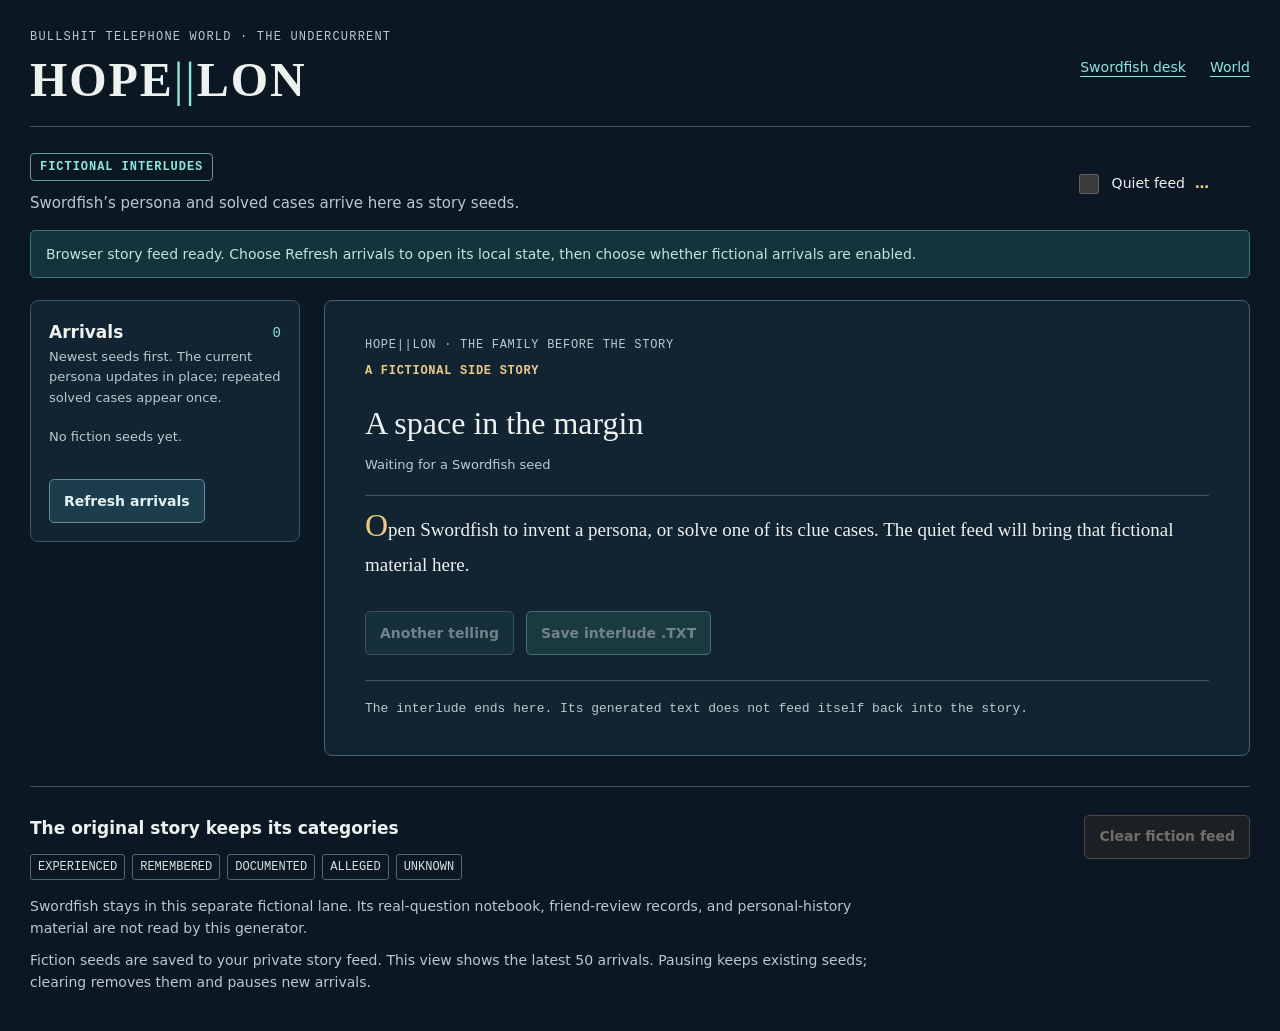
<file: room-hope-lon.html>
<!doctype html>
<html lang="en"><head>
<meta http-equiv="Content-Security-Policy" content="default-src &#x27;none&#x27;; script-src &#x27;sha256-BLzVwNqSHo1FIMw3ivPNcQwD2WV77gBs2OlmtxIMSBA=&#x27; &#x27;sha256-IUbngSF6wjFKxTw8qENINqO5snoEy94Z0hA3fVbjL0Q=&#x27; &#x27;sha256-L454D3fX4X/6GSy5W8AP0acJJZeHtc41p9tKlD6Cd5Y=&#x27; &#x27;sha256-ToBV3O0aMGa3cWy7NP5TWCu0K003So9OFlTa2wleMEw=&#x27; &#x27;sha256-fMROrBmVg4ipl7h3i3V1K52kOqXPX8zz+8x88C1PqOk=&#x27;; style-src &#x27;unsafe-inline&#x27;; img-src data: blob:; font-src data:; media-src data: blob:; frame-src &#x27;self&#x27; data: blob:; connect-src &#x27;none&#x27;; worker-src &#x27;none&#x27;; object-src &#x27;none&#x27;; base-uri &#x27;none&#x27;; form-action &#x27;none&#x27;"><meta name="referrer" content="no-referrer">
<script nonce="__MOZCORP_NONCE__" data-moz-source="prelude.js">
// Private station boundary. This code never receives Keeper identity or vault keys.
(function (root) {
  'use strict';
  const protocol = 'doodle-mozcorp/v1', stationId = 'hope-lon';
  const focusAnchors = [];
  const preferenceKeys = new Set(['btw.mozmoji.fork.v1', 'btw.voodont.blind-backfeed.v1']);
  const sessionLimits = {'btw.integrity.handoff.v1':700000,'btw-everywhen-fiction-cue-v1':4096};
  const stations = new Set(['machine','recent','voodont','everywhen','mozville','friend-scrubber','integrity','swordfish','hope-lon','bug-world']);
  const handlers = new Map(), pending = new Map(), outbound = [], dirtyPreferences = new Set();
  const audioContexts = new Set(), wrappedAudio = new Map();
  let token = null, sequence = 0, closed = false, lastDirty = null;
  for(const name of ['AudioContext','webkitAudioContext']){
    const native=root[name];if(typeof native!=='function')continue;
    let wrapped=wrappedAudio.get(native);
    if(!wrapped){wrapped=new Proxy(native,{construct(target,args,newTarget){const context=Reflect.construct(target,args,newTarget===wrapped?target:newTarget);audioContexts.add(context);return context;}});wrappedAudio.set(native,wrapped);}
    try{root[name]=wrapped;}catch{}
  }
  function post(value) { root.parent.postMessage({protocol,stationId,...value}, '*'); }
  function flush() { if (!token || closed) return; while(outbound.length) { const message=outbound.shift(); if(message.type!=='request'||pending.has(message.requestId))post({...message,token}); } }
  function request(requestType, payload = {}) {
    if (!['save','cloud','upgrades','open-original','open-link','news','hope','pref-set'].includes(requestType)) return Promise.reject(new Error('This station action is not supported.'));
    if (closed) return Promise.reject(new Error('This station has closed.'));
    const requestId = stationId+'-'+(++sequence);
    return new Promise((resolve,reject)=>{
      const timer=root.setTimeout(()=>{pending.delete(requestId);reject(new Error('The Keeper did not answer. Your work is still in this station.'));},20000);
      pending.set(requestId,{resolve,reject,timer}); outbound.push({type:'request',requestId,requestType,payload}); flush();
    });
  }
  function preferenceChanged(key,value) {
    if (!preferenceKeys.has(key)) return;
    dirtyPreferences.add(key);
    if(token) request('pref-set',{key,value}).catch(()=>{});
  }
  function limitFor(kind,key){return kind==='local'&&preferenceKeys.has(key)?65536:Object.hasOwn(sessionLimits,key)?sessionLimits[key]:2000000;}
  function store(kind) {
    const map = new Map();
    const api={
      getItem(key){return map.get(String(key))??null;},
      setItem(key,value){key=String(key);value=String(value);if(key.length>256||value.length>limitFor(kind,key))throw new Error('This station value is too large. Export a file to keep it.');if(!map.has(key)&&map.size>=128)throw new Error('This station memory is full.');let total=key.length+value.length;for(const [k,v]of map)if(k!==key)total+=k.length+v.length;if(total>8000000)throw new Error('This station memory is full. Export a file to keep it.');map.set(key,value);if(kind==='local')preferenceChanged(key,value);},
      removeItem(key){key=String(key);map.delete(key);if(kind==='local')preferenceChanged(key,null);},
      clear(){for(const key of map.keys())api.removeItem(key);},key(index){return [...map.keys()][index]??null;},
      get length(){return map.size;}
    };
    return {api,map};
  }
  const local=store('local'),session=store('session');
  const MozStore=Object.freeze({local:local.api,session:session.api,
    snapshot(){return {local:Object.fromEntries(local.map),session:Object.fromEntries(session.map)};},
    restore(value){
      if(!value||typeof value!=='object')throw new Error('Invalid station memory.');
      const changes=[];
      for(const [which,target] of [['local',local],['session',session]]){
        if(value[which]===undefined)continue;
        if(!value[which]||typeof value[which]!=='object'||Array.isArray(value[which]))throw new Error('Invalid station memory.');
        const entries=Object.entries(value[which]);if(entries.length>128)throw new Error('Too many station values.');
        let total=0;for(const [key,text] of entries){if(key.length>256||typeof text!=='string'||text.length>limitFor(which,key))throw new Error('Invalid station value.');total+=key.length+text.length;}if(total>8000000)throw new Error('This station memory is full.');
        changes.push({target,entries});
      }
      for(const {target,entries}of changes){target.map.clear();for(const [key,text]of entries)target.map.set(key,text);}
    }
  });
  function navigate(next,options={}) {
    if(!stations.has(next))throw new Error('Unknown MozCorp station.');
    const transfer={};
    const supplied=options.session||Object.fromEntries(session.map);
    for(const [key,limit]of Object.entries(sessionLimits))if(Object.hasOwn(supplied,key)){if(typeof supplied[key]!=='string'||supplied[key].length>limit)throw new Error('Invalid station handoff.');transfer[key]=supplied[key];}
    const anchor=typeof options.anchor==='string'&&/^[A-Za-z][\w-]{0,99}$/.test(options.anchor)?options.anchor:'';
    outbound.push({type:'navigate',payload:{stationId:next,anchor,session:transfer}});flush();
  }
  function register(requestType,handler) {
    if(!['capture','restore','cloud-restore','stop','checkpoint','focus'].includes(requestType)||typeof handler!=='function')throw new Error('Unknown station adapter.');
    handlers.set(requestType,handler);return()=>handlers.delete(requestType);
  }
  // Station adapters override these narrow defaults after the original scripts.
  register('capture',()=>{throw new Error('This private desk uses its own export controls and does not create Telephone project snapshots.');});
  register('restore',()=>{throw new Error('This private desk does not accept generic Telephone project restoration.');});
  register('checkpoint',()=>({editVersion:0}));
  register('stop',async()=>{await Promise.all([...audioContexts].map(async context=>{if(context.state!=='closed')try{await context.suspend();}catch{}}));return{stopped:true,editVersion:0};});
  register('focus',(value={})=>{
    if(!value||typeof value!=='object'||Array.isArray(value)||Object.keys(value).some(key=>!['anchor','session'].includes(key)))throw new Error('Invalid station focus request.');
    if(value.session!==undefined&&(!value.session||typeof value.session!=='object'||Array.isArray(value.session)||Object.keys(value.session).length))throw new Error('This private desk does not accept a transferred source or fiction cue.');
    const anchor=value.anchor??'';if(typeof anchor!=='string'||(anchor&&!focusAnchors.includes(anchor)))throw new Error('Unknown station focus anchor.');
    if(anchor){const target=root.document.getElementById(anchor);if(!target)throw new Error('This station focus target is unavailable.');target.scrollIntoView({block:'start',behavior:'auto'});}
    return{focused:true,anchor,editVersion:0};
  });
  root.MozStore=MozStore;
  function dirty(value){if(!value||!Number.isSafeInteger(value.editVersion)||value.editVersion<0)return;lastDirty=value.editVersion;if(token)post({type:'dirty',token,editVersion:lastDirty});}
  root.MozHost=Object.freeze({navigate,request,register,dirty,audioContexts,get stationId(){return stationId;},get ready(){return token!==null;}});
  root.addEventListener('message',event=>{
    if(event.source!==root.parent)return;
    const message=event.data;
    if(!message||message.protocol!==protocol||message.stationId!==stationId)return;
    if(message.type==='init'){
      if(token!==null||typeof message.token!=='string'||!/^[a-fA-F0-9]{32}$/.test(message.token))return;
      token=message.token;
      for(const key of preferenceKeys){const text=message.preferences?.[key];if(typeof text==='string'&&text.length<=65536&&!dirtyPreferences.has(key))local.map.set(key,text);}
      for(const [key,limit]of Object.entries(sessionLimits)){const text=message.session?.[key];if(typeof text==='string'&&text.length<=limit)session.map.set(key,text);}
      root.dispatchEvent(new CustomEvent('mozcorp:init',{detail:{stationId}}));
      for(const key of dirtyPreferences)request('pref-set',{key,value:local.api.getItem(key)}).catch(()=>{});
      if(lastDirty!==null)post({type:'dirty',token,editVersion:lastDirty});
      flush();return;
    }
    if(!token||message.token!==token)return;
    if(message.type==='response'){
      const job=pending.get(message.requestId);if(!job)return;pending.delete(message.requestId);root.clearTimeout(job.timer);
      if(message.error){
        const value=message.error,error=new Error(typeof value==='string'?value:typeof value.message==='string'?value.message:'The Keeper could not complete this action.');
        if(value&&typeof value==='object'){
          if(Number.isInteger(value.status)&&value.status>=400&&value.status<=599)error.status=value.status;
          if(typeof value.code==='string'&&/^[A-Za-z0-9_.-]{1,80}$/.test(value.code))error.code=value.code;
        }
        job.reject(error);
      }else job.resolve(message.result);return;
    }
    if(message.type==='request'&&typeof message.requestId==='string'&&message.requestId.length<=100){
      const handler=handlers.get(message.requestType);
      if(!handler){post({type:'response',token,requestId:message.requestId,error:'This station adapter is unavailable.'});return;}
      Promise.resolve().then(()=>handler(message.payload)).then(result=>post({type:'response',token,requestId:message.requestId,result}),error=>post({type:'response',token,requestId:message.requestId,error:error?.message||'This station could not complete the action.'}));
    }
  });
  root.document.addEventListener('click',event=>{
    const link=event.target.closest?.('a');if(!link||link.hasAttribute('download'))return;
    if(link.dataset.mozStation||link.dataset.mozOriginal||link.dataset.mozService){
      event.preventDefault();
      if(link.dataset.mozService==='upgrades')request('upgrades',{action:'open'}).catch(error=>root.alert(error.message));
      else if(link.dataset.mozStation)navigate(link.dataset.mozStation,{anchor:link.dataset.mozAnchor||''});
      else request('open-original',{path:link.dataset.mozOriginal,anchor:link.dataset.mozAnchor||''}).catch(error=>root.alert(error.message));
      return;
    }
    // Opaque private frames cannot open popups. Only an actual click may ask the
    // trusted parent to show an external URL for review; it never opens it here.
    if(!event.isTrusted||event.defaultPrevented)return;
    const raw=link.getAttribute('href');if(!raw||raw.startsWith('#'))return;
    let url;try{url=new URL(raw,root.location.href);}catch{return;}
    if(!['http:','https:'].includes(url.protocol)||url.username||url.password||url.href.length>4096)return;
    if(link.target==='_blank'||url.origin!==root.location.origin){
      event.preventDefault();request('open-link',{url:url.href}).catch(error=>root.alert(error.message));
    }
  });
  function ready(){post({type:'ready'});const anchor='';if(anchor)root.document.getElementById(anchor)?.scrollIntoView({block:'start',behavior:'auto'});}
  if(root.document.readyState==='loading')root.document.addEventListener('DOMContentLoaded',ready,{once:true});else root.setTimeout(ready,0);
  root.addEventListener('pagehide',()=>{closed=true;outbound.length=0;for(const job of pending.values()){root.clearTimeout(job.timer);job.reject(new Error('This station has closed.'));}pending.clear();handlers.clear();for(const context of audioContexts)if(context.state!=='closed')context.suspend().catch(()=>{});audioContexts.clear();});
})(window);

</script><meta charset="utf-8"><meta name="viewport" content="width=device-width,initial-scale=1"><meta name="referrer" content="no-referrer"><meta name="theme-color" content="#0b1723"><title>HOPE||LON · Swordfish interludes</title><link rel="icon" href="[data-uri]"><style nonce="__MOZCORP_NONCE__">:root{color-scheme:dark;--bg:#0b1723;--panel:#122331;--line:#3b5664;--ink:#edf2ef;--muted:#b8cacd;--mint:#8ce6dc;--gold:#edc989}*{box-sizing:border-box}body{margin:0;background:var(--bg);color:var(--ink);font:1rem/1.6 system-ui,sans-serif}button,input{font:inherit}a{color:var(--mint);text-underline-offset:4px}button{cursor:pointer}button:disabled{cursor:default;opacity:.45}button:focus-visible,a:focus-visible,input:focus-visible{outline:3px solid var(--mint);outline-offset:4px}h1,h2,p{margin-top:0}.hl-shell{max-width:1280px;padding:30px;margin:auto}.hl-header{display:flex;justify-content:space-between;align-items:center;gap:28px;border-bottom:1px solid var(--line);padding-bottom:22px}.hl-kicker{font:.75rem ui-monospace,monospace;letter-spacing:.1em;color:var(--muted);margin-bottom:12px}.hl-header h1{font:700 3rem/1 Georgia,serif;letter-spacing:.04em;margin:0}.hl-header h1 span{font-weight:400;color:var(--mint)}.hl-header nav{display:flex;gap:24px;font-size:.875rem}.hl-toolbar{display:flex;gap:24px;justify-content:space-between;align-items:center;padding:25px 0 15px}.hl-badge{display:inline-block;font:700 .75rem ui-monospace,monospace;letter-spacing:.08em;border:1px solid #6d9795;color:var(--mint);padding:6px 9px;border-radius:4px}.hl-toolbar p{color:var(--muted);font-size:.9375rem;margin:10px 0 0}.hl-switch{display:flex;align-items:center;gap:10px;font-size:.875rem;white-space:nowrap;min-height:44px}.hl-switch input{width:20px;height:20px;accent-color:var(--mint)}.hl-switch strong{color:var(--gold);min-width:55px}.hl-status{padding:12px 15px;background:#14343b;border:1px solid #3d7478;color:#c0e5e1;border-radius:5px;font-size:.875rem;margin-bottom:22px}.hl-status[data-error=true]{background:#392c27;border-color:#a3785d;color:#f4d6b8}.hl-layout{display:grid;grid-template-columns:270px minmax(0,1fr);gap:24px;align-items:start}.hl-sidebar{background:var(--panel);border:1px solid var(--line);padding:18px;border-radius:8px}.hl-sidehead{display:flex;justify-content:space-between;gap:15px;align-items:center}.hl-sidehead h2{font-size:1.0625rem;margin:0}.hl-sidehead span{font:.875rem ui-monospace,monospace;color:var(--mint)}.hl-small{font-size:.8125rem;color:var(--muted);line-height:1.6}.hl-seeds{display:grid;gap:8px;max-height:530px;overflow:auto;margin:18px -4px;padding:0 4px}.hl-seed{display:block;width:100%;border:1px solid #4a606a;background:#142c3a;color:var(--ink);padding:12px;text-align:left;border-radius:5px}.hl-seed[aria-pressed=true]{border-color:var(--mint);box-shadow:inset 3px 0 var(--mint);background:#1b3c45}.hl-seed strong{font-size:.9375rem;display:block;overflow-wrap:anywhere}.hl-seed span{font-size:.8125rem;display:block;color:#b4cace;margin-top:5px;overflow-wrap:anywhere}.hl-reader{background:#122431;border:1px solid #49636d;padding:35px 40px;border-radius:8px;min-width:0}.hl-chapter{font:.75rem/1.6 ui-monospace,monospace;letter-spacing:.06em;display:grid;gap:6px;color:var(--muted)}.hl-chapter strong{color:var(--gold)}.hl-reader h2{font:400 2rem/1.25 Georgia,serif;margin:22px 0 12px;overflow-wrap:anywhere}.hl-reader h2:focus{outline:2px solid var(--mint);outline-offset:6px}.hl-source{font-size:.8125rem;color:#b4d0d3;padding-bottom:19px;border-bottom:1px solid var(--line)}.hl-prose{font:1.1875rem/1.85 Georgia,"Times New Roman",serif;color:#ecf0ee;overflow-wrap:anywhere}.hl-prose p{margin-bottom:21px}.hl-prose p:first-child:first-letter{font-size:2rem;color:var(--gold);line-height:1}.hl-storybuttons{display:flex;gap:12px;flex-wrap:wrap;padding-top:8px}.hl-button{display:inline-flex;align-items:center;justify-content:center;min-height:44px;border:1px solid #658d94;background:#1c3d4c;color:#e5f4f2;padding:9px 14px;border-radius:5px;font-size:.875rem;font-weight:650}.hl-button:hover{background:#2b4e59}.hl-primary{background:#225752;border-color:#87c9be}.hl-exit{font:.8125rem/1.6 ui-monospace,monospace;color:var(--muted);border-top:1px solid var(--line);padding-top:18px;margin:25px 0 0}.hl-footer{display:flex;justify-content:space-between;align-items:flex-start;gap:30px;padding:28px 0 0;margin-top:30px;border-top:1px solid var(--line)}.hl-footer h2{font-size:1.0625rem;margin-bottom:12px}.hl-footer>div{max-width:880px}.hl-footer p{font-size:.875rem;color:var(--muted);margin-bottom:9px}.hl-bins{display:flex;flex-wrap:wrap;gap:7px;margin-bottom:15px}.hl-bins span{font:.75rem ui-monospace,monospace;color:#d7e2de;padding:5px 7px;border:1px solid #4c6a6f;border-radius:3px}.hl-clear{flex-shrink:0;border-color:#9c8167;background:#322d29;color:#f0d8bd}[hidden]{display:none!important}@media(max-width:950px){.hl-shell{padding:22px}.hl-layout{grid-template-columns:220px minmax(0,1fr);gap:16px}.hl-reader{padding:26px}.hl-reader h2{font-size:1.65rem}}@media(max-width:700px){.hl-shell{padding:18px}.hl-header{align-items:flex-start}.hl-header h1{font-size:2.4rem}.hl-header nav{flex-direction:column;gap:8px}.hl-kicker{max-width:250px;line-height:1.6}.hl-toolbar{align-items:flex-start}.hl-layout{grid-template-columns:1fr}.hl-seeds{display:flex;max-height:none;overflow-x:auto;padding-bottom:7px;margin:14px 0}.hl-seed{min-width:210px;max-width:260px}.hl-sidebar>.hl-small{margin:8px 0}.hl-reader{padding:23px}.hl-prose{font-size:1.125rem}.hl-footer{display:block}.hl-clear{margin-top:14px}}@media(max-width:420px){.hl-header,.hl-toolbar{flex-wrap:wrap}.hl-header nav{flex-direction:row;gap:20px}.hl-reader{padding:20px}.hl-storybuttons .hl-button{flex:1}.hl-switch{white-space:normal}}@media print{body{background:white;color:#111}.hl-header nav,.hl-toolbar,.hl-status,.hl-sidebar,.hl-storybuttons,.hl-clear{display:none}.hl-layout{display:block}.hl-reader{border:0;background:white;color:#111;padding:0}.hl-prose,.hl-source,.hl-exit,.hl-chapter,.hl-chapter strong,.hl-footer p,.hl-footer h2{color:#111}.hl-badge,.hl-bins span{color:#111}.hl-shell{padding:0}}
</style></head>
<body><main class="hl-shell">
  <header class="hl-header"><div><p class="hl-kicker">BULLSHIT TELEPHONE WORLD · THE UNDERCURRENT</p><h1>HOPE<span>||</span>LON</h1></div><nav aria-label="World navigation"><a href="#" data-moz-station="swordfish">Swordfish desk</a><a href="#" data-moz-station="machine">World</a></nav></header>
  <div class="hl-toolbar"><div><span class="hl-badge">FICTIONAL INTERLUDES</span><p>Swordfish’s persona and solved cases arrive here as story seeds.</p></div><label class="hl-switch"><input id="hlEnabled" type="checkbox" disabled> Quiet feed <strong id="hlFeedState">…</strong></label></div>
  <div id="hlStatus" class="hl-status" role="status">Opening your private story feed…</div>
  <div class="hl-layout"><aside class="hl-sidebar" aria-labelledby="hlSeedsTitle"><div class="hl-sidehead"><h2 id="hlSeedsTitle">Arrivals</h2><span id="hlCount">0</span></div><p class="hl-small">Newest seeds first. The current persona updates in place; repeated solved cases appear once.</p><div id="hlSeeds" class="hl-seeds"></div><button id="hlRefresh" class="hl-button" type="button">Refresh arrivals</button></aside>
    <article class="hl-reader" aria-labelledby="hlStoryTitle"><div class="hl-chapter"><span>HOPE||LON · THE FAMILY BEFORE THE STORY</span><strong>A FICTIONAL SIDE STORY</strong></div><h2 id="hlStoryTitle" tabindex="-1">A space in the margin</h2><p id="hlStorySource" class="hl-source">Waiting for a Swordfish seed</p><div id="hlStoryText" class="hl-prose"><p>Open Swordfish to invent a persona, or solve one of its clue cases. The quiet feed will bring that fictional material here.</p></div><div class="hl-storybuttons"><button id="hlRetell" class="hl-button" type="button" disabled>Another telling</button><button id="hlDownload" class="hl-button hl-primary" type="button" disabled>Save interlude .TXT</button></div><p class="hl-exit">The interlude ends here. Its generated text does not feed itself back into the story.</p></article>
  </div>
  <footer class="hl-footer"><div><h2>The original story keeps its categories</h2><div class="hl-bins"><span>EXPERIENCED</span><span>REMEMBERED</span><span>DOCUMENTED</span><span>ALLEGED</span><span>UNKNOWN</span></div><p>Swordfish stays in this separate fictional lane. Its real-question notebook, friend-review records, and personal-history material are not read by this generator.</p><p class="hl-small">Fiction seeds are saved to your private story feed. This view shows the latest 50 arrivals. Pausing keeps existing seeds; clearing removes them and pauses new arrivals.</p></div><button id="hlClear" class="hl-button hl-clear" type="button" disabled>Clear fiction feed</button></footer>
</main><script nonce="__MOZCORP_NONCE__" data-moz-source="swordfish-cases.js">
(function (root) {
  'use strict';
  root.SWORD_CASES = [
    {
      id: 'moon-lanterns', title: 'The Wandering Moon Lanterns', question: 'Why did crate ML-7 miss the Lantern Stall?', intro: 'A lantern delivery has wandered off schedule. Your story circle has six scraps of evidence. Start with the source of the rumor.',
      hypotheses: [{id:'h1',label:'The bubble chute sent it to the Tide Shed.'},{id:'h2',label:'An outdated delivery guide sent it to the Lounge Store.'},{id:'h3',label:'It was never collected from the workshop.'}],
      clues: [
        {id:'lantern-1',source:'Shrimp Circular, ninth forwarding',title:'Nine copies, one rumor',text:'“The bubble chute swallowed the lantern delivery!” Nine messages repeat this claim. All trace to the same dispatch note.',kind:'copy',links:['lantern-3']},
        {id:'lantern-2',source:'Reef transport map',title:'Two delivery routes',text:'The bubble chute runs from the workshop to the Tide Shed. Couriers also carry crates directly to reef doors.',kind:'context',links:[]},
        {id:'lantern-3',source:'Original dispatch note',title:'A question became a claim',text:'“ML-7 hasn’t reached the Lantern Stall. Could it be in the bubble chute?” The writer recorded no chute inspection.',kind:'primary',links:[]},
        {id:'lantern-4',source:'Glowworm Workshop manifest',title:'The intended address',text:'Crate ML-7: destination LS. Address codes follow the CURRENT delivery guide. Collected by hand courier at dawn.',kind:'primary',links:[]},
        {id:'lantern-5',source:'Delivery guide revision card',title:'One code changed',text:'PREVIOUS guide: LS means Lounge Store. CURRENT guide: LS means Lantern Stall; Lounge Store now uses JL.',kind:'context',links:[]},
        {id:'lantern-6',source:'Courier’s signed delivery record',title:'Where ML-7 landed',text:'ML-7 delivered intact to Lounge Store. Destination code read: LS. Guide used: PREVIOUS.',kind:'primary',links:[]}
      ],
      answer:'h2',essentialClueIds:['lantern-4','lantern-5','lantern-6'],resolution:'The manifest used the current code for Lantern Stall, but the courier decoded it with the previous guide and delivered ML-7 to Lounge Store. The repeated chute story was speculation.',remainingUnknown:'Why the courier still had the old guide is not recorded.'
    },
    {
      id:'fifth-verse',title:'The Missing Fifth Verse',question:'What happened to verse five in archive copy A-12?',intro:'A poem appears to have lost its ending. A damp desk and a loud headline have already started a story of their own.',
      hypotheses:[{id:'h1',label:'It remained beneath a tied paper flap.'},{id:'h2',label:'It was filed in a separate appendix.'},{id:'h3',label:'A splash washed its ink away.'}],
      clues:[
        {id:'verse-1',source:'Moth Post, recopied notice',title:'A very soggy headline',text:'“Tide washes away fifth verse!” Three noticeboards carry identical copies. Their only source is one desk notebook.',kind:'copy',links:['verse-3']},
        {id:'verse-2',source:'Shell Archive visitor guide',title:'Books with extra corners',text:'Some archive poems use loose appendices; others print additional verses on folding panels.',kind:'context',links:[]},
        {id:'verse-3',source:'Original desk notebook',title:'What the reader actually checked',text:'“Couldn’t find verse five in A-12’s main pages. Damp patch on desk.” The reader did not inspect appendices or folded panels.',kind:'primary',links:[]},
        {id:'verse-4',source:'Printer’s verse register',title:'A distinctive beginning',text:'A-12’s fifth verse has six lines. Its unique opening is “Sweep the moon with fennel.”',kind:'primary',links:[]},
        {id:'verse-5',source:'A-12 binding diagram',title:'The moon flap',text:'A moon-shaped flap is tied against the back cover. Its underside cannot be seen while the cord remains tied.',kind:'context',links:[]},
        {id:'verse-6',source:'Archivist’s inspection record',title:'Under the paper moon',text:'Untied A-12’s flap. Its underside holds six fully legible lines beginning “Sweep the moon with fennel.”',kind:'primary',links:[]}
      ],
      answer:'h1',essentialClueIds:['verse-4','verse-6'],resolution:'The text beneath the flap matches the register’s fifth verse. It was concealed by the binding, with its ink intact. The damp desk did not establish damage.',remainingUnknown:'Who last tied the flap, and when, remain unknown.'
    },
    {
      id:'breakfast-bell',title:'The Bell That Missed Breakfast',question:'Why did breakfast begin before the beetle band’s scheduled bell?',intro:'Porridge arrived before the chime. The leaflets say the bell is broken. Check what each witness actually observed.',
      hypotheses:[{id:'h1',label:'The bell rope had detached.'},{id:'h2',label:'The breakfast cue had been removed.'},{id:'h3',label:'The kitchen clock was six minutes fast.'}],
      clues:[
        {id:'bell-1',source:'Leaflet chain, sixth reprint',title:'An untested diagnosis',text:'“Breakfast bell broken!” Every leaflet copies a claim derived from the kitchen notebook. None reports inspecting the bell.',kind:'copy',links:['bell-3']},
        {id:'bell-2',source:'Acorn Hall service handbook',title:'Separate clocks',text:'Kitchen staff serve at eight on their kitchen clock. The bell follows the grove clock. Neither clock controls the other.',kind:'context',links:[]},
        {id:'bell-3',source:'Original kitchen notebook',title:'Breakfast without a chime',text:'“Kitchen clock reached 08:00. Served breakfast. Hadn’t heard the breakfast bell yet.”',kind:'primary',links:[]},
        {id:'bell-4',source:'That morning’s approved bell schedule',title:'The cue still existed',text:'Breakfast bell: 08:00, grove time. No cancellation or schedule change.',kind:'primary',links:[]},
        {id:'bell-5',source:'Simultaneous clock-check record',title:'Two readings, one moment',text:'At the moment breakfast was served, the kitchen clock read 08:00 and the verified grove clock read 07:54.',kind:'primary',links:[]},
        {id:'bell-6',source:'Bell attendant’s strike log',title:'The later chime',text:'Breakfast bell rang normally at 08:00 grove time. Two beetle ushers heard it; the rope remained attached.',kind:'primary',links:[]}
      ],
      answer:'h3',essentialClueIds:['bell-4','bell-5','bell-6'],resolution:'Breakfast began at 07:54 grove time because the kitchen clock was six minutes ahead. The bell then rang at its scheduled 08:00.',remainingUnknown:'Why the kitchen clock was fast is not established by these records.'
    }
  ];
})(globalThis);

</script><script nonce="__MOZCORP_NONCE__" data-moz-source="swordfish-core.js">
(function (root) {
  'use strict';
  const VERSION = 'BTW-SWORDFISH-1', FILE_LIMIT = 2000000;
  const text = (value, max = 2000) => typeof value === 'string' ? value.normalize('NFC').trim().slice(0, max) : '';
  const themes = ['deep', 'rainbow', 'fire'];
  const pronouns = ['they/them', 'she/her', 'he/him', ''];
  const choose = (values, random) => values[Math.min(values.length - 1, Math.max(0, Math.floor(random() * values.length)))];
  function generateProfile(random = Math.random) {
    const name = choose(['Quill Current', 'Mica Moonwake', 'Ripple Finch', 'Nori Nightlight', 'Pip Starling', 'Echo Bubblewick', 'Clover Drift', 'Indigo Sprat'], random);
    return { name, pronouns: choose(pronouns.slice(0, 3), random), role: choose(['Keeper of misplaced clues', 'Tidepool archive detective', 'Bug World field librarian', 'Rainbow relay fact finder', 'Curator of unfinished questions'], random), place: choose(['Lantern Reef', 'Prism Harbor', 'Mosslight Pier', 'The Primordial Pool'], random), bio: choose(['I collect original sources, spare buttons, and questions with no answer yet.', 'Tracing the story one clue at a time. A rumor gets a question mark.', 'Long bill. Short tolerance for missing citations. Excellent at finding lost soup.'], random), theme: choose(themes, random) };
  }
  function profile(value = {}) {
    if (!value || typeof value !== 'object') value = {};
    return { name: text(value.name, 60) || 'Quill Current', pronouns: pronouns.includes(value.pronouns) ? value.pronouns : 'they/them', role: text(value.role, 100) || 'Tidepool archive detective', place: text(value.place, 100) || 'Lantern Reef', bio: text(value.bio, 350), theme: themes.includes(value.theme) ? value.theme : 'deep' };
  }
  function getCase(id) { return root.SWORD_CASES.find(item => item.id === id) || root.SWORD_CASES[0]; }
  function newGame(id) { return { caseId: getCase(id).id, revealed: 1, pinned: [], choice: 'unknown', evaluated: false }; }
  function game(value = {}) {
    if (!value || typeof value !== 'object') value = {};
    const story = getCase(value.caseId), revealed = Number.isInteger(value.revealed) ? Math.max(1, Math.min(story.clues.length, value.revealed)) : 1;
    const visible = new Set(story.clues.slice(0, revealed).map(c => c.id));
    return { caseId: story.id, revealed, pinned: [...new Set(Array.isArray(value.pinned) ? value.pinned.filter(id => visible.has(id)) : [])], choice: story.hypotheses.some(h => h.id === value.choice) ? value.choice : 'unknown', evaluated: value.evaluated === true };
  }
  function evaluate(value) {
    const state = game(value), story = getCase(state.caseId);
    if (state.choice === 'unknown') return { kind: 'unknown', title: 'Question remains open', detail: 'You have left the answer unknown. Follow the original records and select the clues that support a specific explanation.' };
    const complete = story.essentialClueIds.every(id => state.pinned.includes(id));
    if (!complete) return { kind: 'unknown', title: 'Not established by your selected evidence', detail: state.revealed < story.clues.length ? 'More of the case is still available. Uncover another clue, then pin the records that connect the event to an explanation.' : 'Re-read the original records and pin the evidence needed to support the answer. Repeated claims do not add another independent source.' };
    if (state.choice !== story.answer) return { kind: 'conflict', title: 'This explanation conflicts with the records', detail: 'Your selected evidence contains a different sequence of events. Compare the timestamps, item labels, and direct observations, then revise the explanation.' };
    return { kind: 'resolved', title: 'Resolved inside this fictional case', detail: story.resolution, remaining: story.remainingUnknown };
  }
  function nextClue(value) { const state = game(value), story = getCase(state.caseId); return { ...state, revealed: Math.min(story.clues.length, state.revealed + 1), evaluated: false }; }
  function sourceUrl(value) {
    const raw = typeof value === 'string' ? value.trim() : ''; if (!raw) return '';
    if (raw.length > 2000) throw new Error('Source URLs must fit within 2,000 characters. The address has not been shortened.');
    if (/[\u0000-\u0020\u007f]/.test(raw)) throw new Error('Source links cannot contain spaces or control characters.');
    let url; try { url = new URL(/^[a-z][a-z0-9+.-]*:/i.test(raw) ? raw : 'https://' + raw); } catch { throw new Error('Use a complete HTTP or HTTPS source address.'); }
    if (!['https:', 'http:'].includes(url.protocol) || !url.hostname || url.username || url.password) throw new Error('Use an HTTP or HTTPS source link without login details in the address.');
    if (url.href.length > 2000) throw new Error('This source URL exceeds 2,000 characters after URL encoding. The address has not been shortened.');
    return url.href;
  }
  function source(value, id) {
    if (!value || typeof value !== 'object') throw new Error('This source note could not be read.');
    const label = text(value.label, 160), note = text(value.note, 2000), url = sourceUrl(value.url);
    if (!label || (!note && !url)) throw new Error('Add a source name and either a link or an observation.');
    return { id, label, note, url, relation: ['supports', 'challenges', 'context'].includes(value.relation) ? value.relation : 'context', verification: 'NOT VERIFIED' };
  }
  function notebook(value = {}) {
    if (!value || typeof value !== 'object') value = {};
    if (Array.isArray(value.sources) && value.sources.length > 100) throw new Error('A notebook can contain up to 100 source notes.');
    return { question: text(value.question, 500), answer: text(value.answer, 3000), sources: Array.isArray(value.sources) ? value.sources.map((s, i) => source(s, 'restored-source-' + i)) : [] };
  }
  function start() { return { profile: profile(generateProfile()), game: newGame(), notebook: notebook(), mode: 'story' }; }
  function snapshot(state) { return { format: VERSION, savedAt: new Date().toISOString(), profileKind: 'FICTIONAL GAME PROP — NOT A FACEBOOK ACCOUNT', researchScope: 'User-entered source notes. NOT VERIFIED by this app. No automatic fact finding or identity verification.', ...normalize(state) }; }
  function normalize(value) { return { profile: profile(value.profile), game: game(value.game), notebook: notebook(value.notebook), mode: value.mode === 'notebook' ? 'notebook' : 'story' }; }
  function restore(raw) {
    if (typeof raw !== 'string' || raw.length > FILE_LIMIT || new TextEncoder().encode(raw).byteLength > FILE_LIMIT) throw new Error('Choose a Swordfish case file under 2 MB.');
    let value; try { value = JSON.parse(raw); } catch { throw new Error('This file is not complete JSON.'); }
    if (!value || value.format !== VERSION) throw new Error('Choose a saved Swordfish case file.');
    return normalize(value);
  }
  function profileText(value) {
    const p = profile(value);
    return ['FICTIONAL PROFILE · SWORDFISH MODE', 'GAME PROP — NOT A FACEBOOK ACCOUNT', '', 'Invented name: ' + p.name, 'Pronouns: ' + (p.pronouns || 'Not specified'), 'Fictional role: ' + p.role, 'Fictional hometown: ' + p.place, '', p.bio, '', 'Created for Bullshit Telephone World. This character is invented and cannot contact people.'].join('\n');
  }
  root.SwordfishCore = Object.freeze({ VERSION, FILE_LIMIT, text, generateProfile, profile, getCase, newGame, game, evaluate, nextClue, sourceUrl, source, notebook, start, snapshot, restore, profileText });
})(globalThis);

</script><script nonce="__MOZCORP_NONCE__" data-moz-source="hope-story.js">
(function (root) {
  'use strict';
  function render(seed, variant = 0) {
    if (!seed || seed.scope !== 'FICTIONAL' || seed.version !== 1 || !['persona','case'].includes(seed.kind)) throw new Error('Only fictional Swordfish seeds can enter this interlude.');
    const p = root.SwordfishCore.profile(seed.profile), n = ((Number(variant) || 0) % 3 + 3) % 3;
    const openings = [
      'The cursor blinked beside the unfinished chapter. In the margin, a small invented world had room for one more arrival.',
      'A narrow strip of blue light appeared at the edge of the page. The story left a space there, just wide enough for another question.',
      'Between one paragraph and the next, the tide changed. A fictional visitor waited until the page was ready.'
    ];
    const introduction = p.name + ' arrived from ' + (p.place || 'an unnamed fictional harbor') + ', carrying the title “' + (p.role || 'finder of questions') + '.”' + (p.bio ? ' The invented profile read: “' + p.bio + '”' : ' The rest of the profile was still an open space.');
    let title, paragraphs, source;
    if (seed.kind === 'case') {
      const story = root.SWORD_CASES.find(c => c.id === seed.caseId); if (!story) throw new Error('This authored case is not in the Swordfish catalog.');
      title = p.name + ' and ' + story.title;
      paragraphs = [openings[n],introduction,'The question waiting in the margin was simple: ' + story.question + ' '+p.name+' pinned the original records beside the repeated claim and followed what the records actually established.',story.resolution,'One space remained deliberately unfilled: '+story.remainingUnknown+' '+p.name+' left it open. The interlude could end without pretending every answer had arrived.'];
      source = 'Solved authored case · ' + story.title;
    } else {
      title = 'A visitor in the margin: ' + p.name;
      const paths = ['Unifin offered a place at the table. Priz brought a ribbon to mark the first clue. Aurel kept a light over the part of the map nobody had filled in yet.','Priz set three empty cards on the desk: a question, an observation, and a place to write what remained unknown. Unifin waited to hear which one would come first.','Aurel opened the archive window. Unifin carried in a dry notebook, and Priz found a pencil with enough colors to tell several stories apart.'];
      paragraphs = [openings[n],introduction,paths[n],p.name+' wrote a first line: “Let me check where that story started.” Beyond the margin, the chapter continued in its own voice. The invented visitor asked for a side story, and the page made room.'];
      source = 'Fictional Swordfish profile';
    }
    return {title,paragraphs,source,scope:'FICTIONAL INTERLUDE',text:['HOPE||LON — FICTIONAL INTERLUDE',title,'',...paragraphs.flatMap(p=>[p,'']),'SOURCE: '+source,'Personal-history bins remain separate: EXPERIENCED · REMEMBERED · DOCUMENTED · ALLEGED · UNKNOWN.','STORY EXIT: this generated passage is not returned as a story seed.'].join('\n')};
  }
  root.HopeStory = Object.freeze({render});
})(globalThis);

</script><script nonce="__MOZCORP_NONCE__" data-moz-source="hope-lon.js">
(function () {
  'use strict';
  const $ = id => document.getElementById(id);
  let feed = {scope:'',generation:0,enabled:false,total:0,seeds:[]}, selected = '', variant = 0, current = null, loading = false, changing = false, requestVersion = 0, refreshNeeded = false;
  function status(message,error = false) { $('hlStatus').textContent = message; $('hlStatus').dataset.error = String(error); }
  function controls() { $('hlEnabled').checked=feed.enabled; $('hlEnabled').disabled=!feed.scope||loading||changing; $('hlFeedState').textContent=feed.scope?(feed.enabled?'ON':'PAUSED'):'…'; $('hlRefresh').disabled=loading||changing; $('hlClear').disabled=!feed.scope||loading||changing; }
  async function request(body) { return await window.MozHost.request('hope',body ? {...body,scope:feed.scope,generation:feed.generation} : {action:'read'});
  }
  function renderStory(focus=false) {
    const row=feed.seeds.find(x=>x.seedKey===selected); current=null; $('hlStoryText').replaceChildren();
    if(row){try{current=window.HopeStory.render(row.seed,variant);}catch(error){status(error.message,true);}}
    $('hlStoryTitle').textContent=current?.title||'A space in the margin'; $('hlStorySource').textContent=current?current.source+' · FICTIONAL': 'Waiting for a Swordfish seed';
    const paragraphs=current?.paragraphs||['Open Swordfish to invent a persona, or solve one of its clue cases. The quiet feed will bring that fictional material here.'];
    for(const words of paragraphs){const p=document.createElement('p');p.textContent=words;$('hlStoryText').append(p);}
    $('hlRetell').disabled=!current; $('hlDownload').disabled=!current;if(focus)$('hlStoryTitle').focus({preventScroll:true});
  }
  function renderList() {
    const list=$('hlSeeds');list.replaceChildren();$('hlCount').textContent=feed.seeds.length===feed.total?String(feed.total):feed.seeds.length+' of '+feed.total;
    if(!feed.seeds.length){const p=document.createElement('p');p.className='hl-small';p.textContent='No fiction seeds yet.';list.append(p);}
    for(const row of feed.seeds){const b=document.createElement('button');b.type='button';b.className='hl-seed';b.setAttribute('aria-pressed',String(row.seedKey===selected));const title=document.createElement('strong'),detail=document.createElement('span');title.textContent=row.seed.profile.name;detail.textContent=row.seed.kind==='case'?'Solved case · '+(window.SWORD_CASES.find(c=>c.id===row.seed.caseId)?.title||'Unknown case'):'Fictional persona';b.append(title,detail);b.addEventListener('click',()=>{selected=row.seedKey;variant=0;renderList();renderStory(true);});list.append(b);}
  }
  function accept(value) {
    if(typeof value.scope!=='string'||!Number.isSafeInteger(value.generation)||!Array.isArray(value.seeds)||typeof value.enabled!=='boolean')throw new Error('The story feed response could not be read.');
    if(feed.scope!==value.scope){selected='';variant=0;}if(feed.scope===value.scope&&value.generation<feed.generation)return;
    feed={scope:value.scope,generation:value.generation,enabled:value.enabled,total:Number(value.total)||0,seeds:value.seeds.filter(row=>row&&typeof row.seedKey==='string'&&row.seed?.scope==='FICTIONAL'&&row.seed?.profile&&typeof row.seed.profile.name==='string').slice(0,50)};
    if(!feed.seeds.some(x=>x.seedKey===selected)){selected=feed.seeds[0]?.seedKey||'';variant=0;}controls();renderList();renderStory();
  }
  function clearStaleSession(error){if(error.status!==401&&error.status!==409)return;feed={scope:'',generation:0,enabled:false,total:0,seeds:[]};selected='';current=null;renderList();renderStory();controls();}
  async function refresh() {
    const token=++requestVersion;
    if(loading||changing){refreshNeeded=true;return;}
    refreshNeeded=false;loading=true;controls();
    try{const value=await request();if(token!==requestVersion||refreshNeeded)return;accept(value);status(feed.enabled?'Quiet feed ON · fictional arrivals become interludes here.':'Quiet feed PAUSED · existing interludes remain available.');}
    catch(error){if(token===requestVersion&&!refreshNeeded){clearStaleSession(error);status(error.message+' Use Refresh arrivals to try again.',true);}}
    finally{loading=false;controls();if(refreshNeeded)await refresh();}
  }
  $('hlRefresh').addEventListener('click',refresh);
  $('hlRetell').addEventListener('click',()=>{variant=(variant+1)%3;renderStory();status('Another telling from the same fiction seed. No new seed was added.');});
  $('hlDownload').addEventListener('click',()=>{if(!current)return;const url=URL.createObjectURL(new Blob([current.text],{type:'text/plain;charset=utf-8'})),a=document.createElement('a');a.href=url;a.download='hope-lon-fictional-interlude.txt';a.click();setTimeout(()=>URL.revokeObjectURL(url),1000);status('Fictional interlude saved with its source and scope label.');});
  async function change(body) {
    if(changing||loading||!feed.scope)return;changing=true;const token=++requestVersion;controls();
    try{const value=await request(body);if(token!==requestVersion||refreshNeeded)return;accept(value);status(body.action==='clear'?'Fiction feed cleared and paused. Delayed seeds from before the clear cannot refill it.':feed.enabled?'Quiet feed ON. New fictional play can add seeds.':'Quiet feed PAUSED. Existing seeds are kept.');}
    catch(error){if(token===requestVersion&&!refreshNeeded){clearStaleSession(error);status(error.message+' Refresh before trying again.',true);}}
    finally{changing=false;controls();if(refreshNeeded)await refresh();}
  }
  $('hlEnabled').addEventListener('change',()=>change({action:'settings',enabled:$('hlEnabled').checked}));
  $('hlClear').addEventListener('click',()=>{if(confirm('Clear the saved fictional Swordfish seeds and pause new arrivals? This does not clear your local Swordfish notebook, friend-review records, or original HOPE story.'))change({action:'clear'});});
  controls();renderList();renderStory();status('Browser story feed ready. Choose Refresh arrivals to open its local state, then choose whether fictional arrivals are enabled.');
})();

</script>
</body></html>
</file>
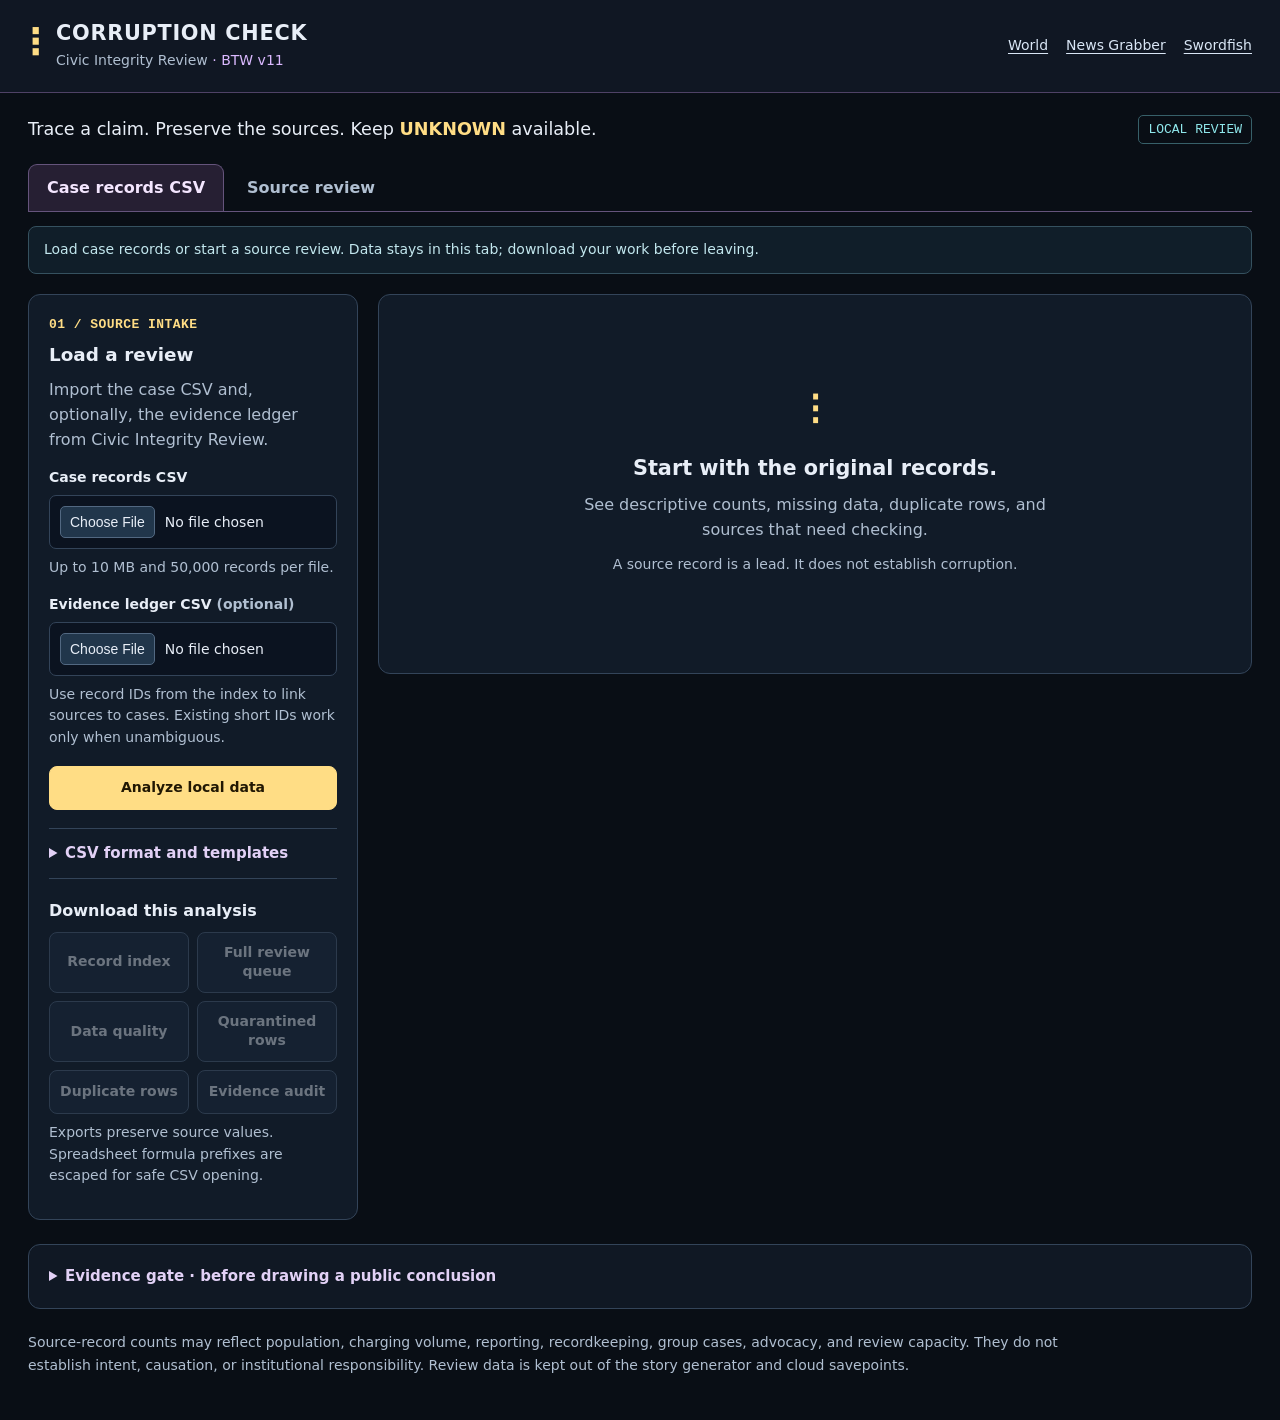
<file: room-integrity.html>
<!doctype html>
<html lang="en">
<head>
<meta http-equiv="Content-Security-Policy" content="default-src &#x27;none&#x27;; script-src &#x27;sha256-9JAkxAf6SKzGENGBPUu+lEIW5s6/s43yxesjSUqn0EA=&#x27; &#x27;sha256-JqDgtQewO/q0u1Qtd83CZPhvMNKJqlrzwhy5Jx9pj/8=&#x27; &#x27;sha256-q0CSARKj16hVq2XGUukzPe7tQ0waxUAIDS09gzO9Fgs=&#x27; &#x27;sha256-qhZDCovclFhv9Po29JEunzFA6yunjkeDzukuWZpiGxA=&#x27;; style-src &#x27;unsafe-inline&#x27;; img-src data: blob:; font-src data:; media-src data: blob:; frame-src &#x27;self&#x27; data: blob:; connect-src &#x27;none&#x27;; worker-src &#x27;none&#x27;; object-src &#x27;none&#x27;; base-uri &#x27;none&#x27;; form-action &#x27;none&#x27;"><meta name="referrer" content="no-referrer">
<script nonce="__MOZCORP_NONCE__" data-moz-source="prelude.js">
// Private station boundary. This code never receives Keeper identity or vault keys.
(function (root) {
  'use strict';
  const protocol = 'doodle-mozcorp/v1', stationId = 'integrity';
  const focusAnchors = [];
  const preferenceKeys = new Set(['btw.mozmoji.fork.v1', 'btw.voodont.blind-backfeed.v1']);
  const sessionLimits = {'btw.integrity.handoff.v1':700000,'btw-everywhen-fiction-cue-v1':4096};
  const stations = new Set(['machine','recent','voodont','everywhen','mozville','friend-scrubber','integrity','swordfish','hope-lon','bug-world']);
  const handlers = new Map(), pending = new Map(), outbound = [], dirtyPreferences = new Set();
  const audioContexts = new Set(), wrappedAudio = new Map();
  let token = null, sequence = 0, closed = false, lastDirty = null;
  for(const name of ['AudioContext','webkitAudioContext']){
    const native=root[name];if(typeof native!=='function')continue;
    let wrapped=wrappedAudio.get(native);
    if(!wrapped){wrapped=new Proxy(native,{construct(target,args,newTarget){const context=Reflect.construct(target,args,newTarget===wrapped?target:newTarget);audioContexts.add(context);return context;}});wrappedAudio.set(native,wrapped);}
    try{root[name]=wrapped;}catch{}
  }
  function post(value) { root.parent.postMessage({protocol,stationId,...value}, '*'); }
  function flush() { if (!token || closed) return; while(outbound.length) { const message=outbound.shift(); if(message.type!=='request'||pending.has(message.requestId))post({...message,token}); } }
  function request(requestType, payload = {}) {
    if (!['save','cloud','upgrades','open-original','open-link','news','hope','pref-set'].includes(requestType)) return Promise.reject(new Error('This station action is not supported.'));
    if (closed) return Promise.reject(new Error('This station has closed.'));
    const requestId = stationId+'-'+(++sequence);
    return new Promise((resolve,reject)=>{
      const timer=root.setTimeout(()=>{pending.delete(requestId);reject(new Error('The Keeper did not answer. Your work is still in this station.'));},20000);
      pending.set(requestId,{resolve,reject,timer}); outbound.push({type:'request',requestId,requestType,payload}); flush();
    });
  }
  function preferenceChanged(key,value) {
    if (!preferenceKeys.has(key)) return;
    dirtyPreferences.add(key);
    if(token) request('pref-set',{key,value}).catch(()=>{});
  }
  function limitFor(kind,key){return kind==='local'&&preferenceKeys.has(key)?65536:Object.hasOwn(sessionLimits,key)?sessionLimits[key]:2000000;}
  function store(kind) {
    const map = new Map();
    const api={
      getItem(key){return map.get(String(key))??null;},
      setItem(key,value){key=String(key);value=String(value);if(key.length>256||value.length>limitFor(kind,key))throw new Error('This station value is too large. Export a file to keep it.');if(!map.has(key)&&map.size>=128)throw new Error('This station memory is full.');let total=key.length+value.length;for(const [k,v]of map)if(k!==key)total+=k.length+v.length;if(total>8000000)throw new Error('This station memory is full. Export a file to keep it.');map.set(key,value);if(kind==='local')preferenceChanged(key,value);},
      removeItem(key){key=String(key);map.delete(key);if(kind==='local')preferenceChanged(key,null);},
      clear(){for(const key of map.keys())api.removeItem(key);},key(index){return [...map.keys()][index]??null;},
      get length(){return map.size;}
    };
    return {api,map};
  }
  const local=store('local'),session=store('session');
  const MozStore=Object.freeze({local:local.api,session:session.api,
    snapshot(){return {local:Object.fromEntries(local.map),session:Object.fromEntries(session.map)};},
    restore(value){
      if(!value||typeof value!=='object')throw new Error('Invalid station memory.');
      const changes=[];
      for(const [which,target] of [['local',local],['session',session]]){
        if(value[which]===undefined)continue;
        if(!value[which]||typeof value[which]!=='object'||Array.isArray(value[which]))throw new Error('Invalid station memory.');
        const entries=Object.entries(value[which]);if(entries.length>128)throw new Error('Too many station values.');
        let total=0;for(const [key,text] of entries){if(key.length>256||typeof text!=='string'||text.length>limitFor(which,key))throw new Error('Invalid station value.');total+=key.length+text.length;}if(total>8000000)throw new Error('This station memory is full.');
        changes.push({target,entries});
      }
      for(const {target,entries}of changes){target.map.clear();for(const [key,text]of entries)target.map.set(key,text);}
    }
  });
  function navigate(next,options={}) {
    if(!stations.has(next))throw new Error('Unknown MozCorp station.');
    const transfer={};
    const supplied=options.session||Object.fromEntries(session.map);
    for(const [key,limit]of Object.entries(sessionLimits))if(Object.hasOwn(supplied,key)){if(typeof supplied[key]!=='string'||supplied[key].length>limit)throw new Error('Invalid station handoff.');transfer[key]=supplied[key];}
    const anchor=typeof options.anchor==='string'&&/^[A-Za-z][\w-]{0,99}$/.test(options.anchor)?options.anchor:'';
    outbound.push({type:'navigate',payload:{stationId:next,anchor,session:transfer}});flush();
  }
  function register(requestType,handler) {
    if(!['capture','restore','cloud-restore','stop','checkpoint','focus'].includes(requestType)||typeof handler!=='function')throw new Error('Unknown station adapter.');
    handlers.set(requestType,handler);return()=>handlers.delete(requestType);
  }
  // Station adapters override these narrow defaults after the original scripts.
  register('capture',()=>{throw new Error('This private desk uses its own export controls and does not create Telephone project snapshots.');});
  register('restore',()=>{throw new Error('This private desk does not accept generic Telephone project restoration.');});
  register('checkpoint',()=>({editVersion:0}));
  register('stop',async()=>{await Promise.all([...audioContexts].map(async context=>{if(context.state!=='closed')try{await context.suspend();}catch{}}));return{stopped:true,editVersion:0};});
  register('focus',(value={})=>{
    if(!value||typeof value!=='object'||Array.isArray(value)||Object.keys(value).some(key=>!['anchor','session'].includes(key)))throw new Error('Invalid station focus request.');
    if(value.session!==undefined&&(!value.session||typeof value.session!=='object'||Array.isArray(value.session)||Object.keys(value.session).length))throw new Error('This private desk does not accept a transferred source or fiction cue.');
    const anchor=value.anchor??'';if(typeof anchor!=='string'||(anchor&&!focusAnchors.includes(anchor)))throw new Error('Unknown station focus anchor.');
    if(anchor){const target=root.document.getElementById(anchor);if(!target)throw new Error('This station focus target is unavailable.');target.scrollIntoView({block:'start',behavior:'auto'});}
    return{focused:true,anchor,editVersion:0};
  });
  root.MozStore=MozStore;
  function dirty(value){if(!value||!Number.isSafeInteger(value.editVersion)||value.editVersion<0)return;lastDirty=value.editVersion;if(token)post({type:'dirty',token,editVersion:lastDirty});}
  root.MozHost=Object.freeze({navigate,request,register,dirty,audioContexts,get stationId(){return stationId;},get ready(){return token!==null;}});
  root.addEventListener('message',event=>{
    if(event.source!==root.parent)return;
    const message=event.data;
    if(!message||message.protocol!==protocol||message.stationId!==stationId)return;
    if(message.type==='init'){
      if(token!==null||typeof message.token!=='string'||!/^[a-fA-F0-9]{32}$/.test(message.token))return;
      token=message.token;
      for(const key of preferenceKeys){const text=message.preferences?.[key];if(typeof text==='string'&&text.length<=65536&&!dirtyPreferences.has(key))local.map.set(key,text);}
      for(const [key,limit]of Object.entries(sessionLimits)){const text=message.session?.[key];if(typeof text==='string'&&text.length<=limit)session.map.set(key,text);}
      root.dispatchEvent(new CustomEvent('mozcorp:init',{detail:{stationId}}));
      for(const key of dirtyPreferences)request('pref-set',{key,value:local.api.getItem(key)}).catch(()=>{});
      if(lastDirty!==null)post({type:'dirty',token,editVersion:lastDirty});
      flush();return;
    }
    if(!token||message.token!==token)return;
    if(message.type==='response'){
      const job=pending.get(message.requestId);if(!job)return;pending.delete(message.requestId);root.clearTimeout(job.timer);
      if(message.error){
        const value=message.error,error=new Error(typeof value==='string'?value:typeof value.message==='string'?value.message:'The Keeper could not complete this action.');
        if(value&&typeof value==='object'){
          if(Number.isInteger(value.status)&&value.status>=400&&value.status<=599)error.status=value.status;
          if(typeof value.code==='string'&&/^[A-Za-z0-9_.-]{1,80}$/.test(value.code))error.code=value.code;
        }
        job.reject(error);
      }else job.resolve(message.result);return;
    }
    if(message.type==='request'&&typeof message.requestId==='string'&&message.requestId.length<=100){
      const handler=handlers.get(message.requestType);
      if(!handler){post({type:'response',token,requestId:message.requestId,error:'This station adapter is unavailable.'});return;}
      Promise.resolve().then(()=>handler(message.payload)).then(result=>post({type:'response',token,requestId:message.requestId,result}),error=>post({type:'response',token,requestId:message.requestId,error:error?.message||'This station could not complete the action.'}));
    }
  });
  root.document.addEventListener('click',event=>{
    const link=event.target.closest?.('a');if(!link||link.hasAttribute('download'))return;
    if(link.dataset.mozStation||link.dataset.mozOriginal||link.dataset.mozService){
      event.preventDefault();
      if(link.dataset.mozService==='upgrades')request('upgrades',{action:'open'}).catch(error=>root.alert(error.message));
      else if(link.dataset.mozStation)navigate(link.dataset.mozStation,{anchor:link.dataset.mozAnchor||''});
      else request('open-original',{path:link.dataset.mozOriginal,anchor:link.dataset.mozAnchor||''}).catch(error=>root.alert(error.message));
      return;
    }
    // Opaque private frames cannot open popups. Only an actual click may ask the
    // trusted parent to show an external URL for review; it never opens it here.
    if(!event.isTrusted||event.defaultPrevented)return;
    const raw=link.getAttribute('href');if(!raw||raw.startsWith('#'))return;
    let url;try{url=new URL(raw,root.location.href);}catch{return;}
    if(!['http:','https:'].includes(url.protocol)||url.username||url.password||url.href.length>4096)return;
    if(link.target==='_blank'||url.origin!==root.location.origin){
      event.preventDefault();request('open-link',{url:url.href}).catch(error=>root.alert(error.message));
    }
  });
  function ready(){post({type:'ready'});const anchor='';if(anchor)root.document.getElementById(anchor)?.scrollIntoView({block:'start',behavior:'auto'});}
  if(root.document.readyState==='loading')root.document.addEventListener('DOMContentLoaded',ready,{once:true});else root.setTimeout(ready,0);
  root.addEventListener('pagehide',()=>{closed=true;outbound.length=0;for(const job of pending.values()){root.clearTimeout(job.timer);job.reject(new Error('This station has closed.'));}pending.clear();handlers.clear();for(const context of audioContexts)if(context.state!=='closed')context.suspend().catch(()=>{});audioContexts.clear();});
})(window);

</script>
  <meta charset="utf-8">
  <meta name="viewport" content="width=device-width,initial-scale=1">
  <meta name="theme-color" content="#101723">
  <meta name="referrer" content="no-referrer">
  
  <title>Corruption Check · Civic Integrity Review · BTW</title>
  <link rel="icon" type="image/svg+xml" href="[data-uri]">
  <style nonce="__MOZCORP_NONCE__">:root{color-scheme:dark;--bg:#090e15;--panel:#111b28;--line:#334459;--ink:#e8eef7;--muted:#b0bfd1;--gold:#ffdd85;--cyan:#90e9ed;--rose:#ffb3c1;--purple:#dbb9ff}
*{box-sizing:border-box}body{margin:0;background:var(--bg);color:var(--ink);font:1rem/1.55 ui-sans-serif,system-ui,-apple-system,BlinkMacSystemFont,"Segoe UI",sans-serif}button,input,textarea,select{font:inherit}button,a,input,textarea,select,summary{outline-offset:4px}button:focus-visible,a:focus-visible,input:focus-visible,textarea:focus-visible,select:focus-visible,summary:focus-visible{outline:3px solid var(--gold)}a{color:var(--cyan);text-underline-offset:3px}button,.file-button{border:1px solid #51667f;background:#1b2b3e;border-radius:8px;color:var(--ink);min-height:44px;padding:10px 14px;font-size:.875rem;font-weight:750;cursor:pointer;display:inline-flex;align-items:center;justify-content:center;line-height:1.4}button:hover:not(:disabled),.file-button:hover{background:#2a3d53;border-color:var(--cyan)}button:disabled{opacity:.42;cursor:not-allowed}button.primary{color:#211703;background:var(--gold);border-color:var(--gold)}button.primary:hover:not(:disabled){background:#ffebb2}.full{width:100%}.actions{display:flex;flex-wrap:wrap;gap:8px;margin-top:12px}input:not([type=file]),textarea,select{display:block;width:100%;padding:10px 12px;border:1px solid #50627a;border-radius:7px;background:#090f19;color:var(--ink);font-size:1rem;min-width:0}input[type=file]{width:100%;padding:10px;border:1px solid var(--line);border-radius:7px;background:#0b1320;font-size:.875rem}input::file-selector-button{padding:7px 9px;margin-right:10px;border:1px solid #526881;border-radius:5px;background:#21364b;color:var(--ink);cursor:pointer}textarea{resize:vertical;min-height:90px}label{display:block;margin:15px 0 6px;font-weight:650;font-size:.875rem}h1,h2,h3,p{margin-top:0}h1{font-size:1.3rem;line-height:1.3;letter-spacing:.035em;margin:0}h2{font-size:1.15rem;line-height:1.4;margin-bottom:10px}h3{font-size:1rem;margin-bottom:8px}p{margin-bottom:12px}strong{color:inherit}[hidden]{display:none!important}
.top{background:#101723;border-bottom:1px solid #4f4266}.top-inner{max-width:1340px;margin:auto;padding:20px 28px;display:flex;justify-content:space-between;align-items:center;gap:20px;flex-wrap:wrap}.brand{display:flex;align-items:center;gap:14px}.brand p{margin:3px 0 0;color:var(--muted);font-size:.875rem}.brand p span{color:var(--purple)}.mark{font:800 2.7rem/1 ui-monospace,monospace;color:var(--gold)}.top nav{display:flex;gap:18px;flex-wrap:wrap}.top nav a{font-size:.875rem;color:#d9e6f5}.shell{max-width:1340px;margin:auto;padding:22px 28px 42px}.intro{display:flex;align-items:center;justify-content:space-between;gap:15px;flex-wrap:wrap;margin-bottom:20px}.intro p{margin:0;font-size:1.1rem}.intro strong{color:var(--gold)}.local-label{color:var(--cyan);font:.8125rem ui-monospace,monospace;border:1px solid #376069;border-radius:5px;padding:6px 9px}.tabs{display:flex;flex-wrap:wrap;gap:4px;border-bottom:1px solid #65547c}.tabs button{border:1px solid transparent;border-bottom:0;border-radius:9px 9px 0 0;background:transparent;font-size:1rem;padding:12px 18px;color:var(--muted)}.tabs button[aria-selected=true]{background:#261f33;color:#f4e6ff;border-color:#65547c}.status{padding:12px 15px;margin:14px 0 20px;border:1px solid #35515f;border-radius:8px;background:#101e29;color:#c2e7ee;font-size:.875rem;overflow-wrap:anywhere}.status[data-error=true],.error{border-color:#8a4150;background:#301823;color:#ffd0d7}.error{padding:12px;margin-top:14px;border:1px solid #8a4150;border-radius:7px;font-size:.875rem}
.workspace{display:grid;grid-template-columns:330px minmax(0,1fr);gap:20px;align-items:start}.panel{background:var(--panel);border:1px solid var(--line);border-radius:12px;padding:20px;min-width:0}.section-label{color:var(--gold);font:700 .8125rem/1.5 ui-monospace,SFMono-Regular,Consolas,monospace;letter-spacing:.035em;margin-bottom:8px}.muted{color:var(--muted)}.hint{color:var(--muted);font-size:.875rem;line-height:1.55;margin:8px 0 12px;overflow-wrap:anywhere}.mono{font:.875rem/1.65 ui-monospace,monospace;overflow-wrap:anywhere}.controls>button{margin-top:5px}.schema{margin-top:18px;padding:13px 0;border-top:1px solid var(--line);border-bottom:1px solid var(--line)}summary{cursor:pointer;font-size:.9375rem;font-weight:700;color:#e2d1f6}details p{font-size:.875rem;margin:12px 0}.download-heading{margin-top:20px}.download-grid{display:grid;grid-template-columns:1fr 1fr;gap:8px}.download-grid button{padding:10px 7px}.empty{min-height:380px;display:grid;place-items:center;text-align:center;color:var(--muted)}.empty>div{max-width:470px}.empty h2{color:var(--ink);font-size:1.3rem}.empty-glyph{font:3rem ui-monospace,monospace;color:var(--gold);display:block;margin-bottom:15px}.result-banner{border:1px solid #6e5934;border-left:4px solid var(--gold);border-radius:10px;padding:17px 19px;background:#241f15}.result-banner h2{color:#ffe7ac}.result-banner p{margin:8px 0}.cards{display:grid;grid-template-columns:repeat(4,minmax(0,1fr));gap:10px;margin:16px 0}.card{border:1px solid var(--line);background:var(--panel);border-radius:9px;padding:14px;min-width:0}.card strong{display:block;font:750 1.4rem/1.35 ui-monospace,monospace;color:var(--cyan);overflow-wrap:anywhere}.card span{display:block;font-size:.875rem;color:var(--muted);margin-top:6px}.grid2{display:grid;grid-template-columns:repeat(2,minmax(0,1fr));gap:16px}.grid2>*{min-width:0}.result-section{margin-top:16px}.table-wrap{overflow:auto;border:1px solid var(--line);border-radius:7px;margin-top:14px;max-height:490px}table{width:100%;border-collapse:collapse;font-size:.875rem}th,td{padding:10px;border-bottom:1px solid var(--line);vertical-align:top;text-align:left}th{background:#21314a;color:#e2d4f7;font-weight:650}td{background:#0c1622;overflow-wrap:anywhere}td.number{text-align:right;font-variant-numeric:tabular-nums}tbody tr:last-child td{border-bottom:0}.quality{display:grid;gap:9px;margin-top:15px}.quality-item{display:flex;justify-content:space-between;gap:12px;padding:12px;border:1px solid var(--line);border-radius:7px;background:#0d1623}.quality-item b{display:block;font-size:.9375rem}.quality-item p{font-size:.875rem;color:var(--muted);margin:6px 0 0}.tag{flex:none;align-self:flex-start;border-radius:5px;border:1px solid #4b6079;background:#1b2c40;color:#cee4f9;font:.75rem/1.4 ui-monospace,monospace;padding:4px 6px}.tag.medium,.tag.missing{color:var(--gold);background:#332915;border-color:#756239}.tag.high{color:var(--rose);background:#351c29;border-color:#855264}.tag.present{color:var(--cyan);background:#122d32;border-color:#3c6870}
.lead-layout{display:grid;grid-template-columns:minmax(0,1.5fr) minmax(290px,1fr);gap:20px;align-items:start}.lead-sidebar{display:grid;gap:16px}.heading-row{display:flex;gap:12px;align-items:center;justify-content:space-between;flex-wrap:wrap}.heading-row h2,.heading-row h3{margin:0}.heading-row+p{margin-top:12px}.sources-heading{margin-top:25px;padding-top:20px;border-top:1px solid var(--line)}.source-list,.evidence-list{display:grid;gap:12px;margin-top:13px}.source-card{padding:15px;border:1px solid #47617b;border-left:3px solid var(--cyan);border-radius:8px;background:#0b1522;min-width:0}.source-card[data-relation=challenges]{border-left-color:var(--rose)}.source-card h3{font-size:1rem;overflow-wrap:anywhere}.source-meta{display:flex;gap:7px;flex-wrap:wrap;color:var(--muted);font-size:.8125rem;margin:8px 0}.source-card p{font-size:.875rem;overflow-wrap:anywhere;margin:8px 0}.source-card pre{font-family:inherit;font-size:1rem;line-height:1.6;white-space:pre-wrap;overflow-wrap:anywhere;margin:12px 0 0;max-height:300px;overflow:auto;color:#dbe5f1}.source-card .actions button{min-height:36px;font-size:.875rem;padding:7px 10px}.source-card a{font-size:.875rem;overflow-wrap:anywhere}.source-form{margin-top:18px;padding:17px;border:1px solid #4d485f;border-radius:9px;background:#171a2a}.source-fields{padding-top:3px}.source-fields .grid2 label{min-height:1.6em}.notice{color:#ffe3a4;background:#2d2415;border:1px solid #726039;border-radius:7px;padding:12px;font-size:.875rem;margin:16px 0}.savebar{padding-top:18px;margin-top:20px;border-top:1px solid var(--line)}.savebar p{font-size:.875rem;color:var(--muted)}.file-button{position:relative;margin:0}.file-button input{position:absolute;width:1px;height:1px;overflow:hidden;opacity:0}.file-button:focus-within{outline:3px solid var(--gold);outline-offset:4px}.gate{margin-top:24px;background:#101824}.gate ol{padding-left:22px;color:var(--muted);font-size:.9375rem}.gate li{margin:9px 0}footer{color:var(--muted);font-size:.875rem;margin-top:22px;max-width:1030px;line-height:1.65}
@media(max-width:1050px){.workspace{grid-template-columns:300px minmax(0,1fr)}.results .grid2{grid-template-columns:1fr}.cards{grid-template-columns:repeat(2,minmax(0,1fr))}.lead-layout{grid-template-columns:1fr}.lead-sidebar{grid-template-columns:1fr 1fr}}
@media(max-width:750px){.workspace{grid-template-columns:1fr}.lead-sidebar{grid-template-columns:1fr}.shell{padding:18px 14px 32px}.top-inner{padding:18px 14px}.empty{min-height:240px}.panel{padding:16px}.intro p{font-size:1rem}.tabs button{flex:1;padding:12px 10px}.top nav{gap:15px}}
@media(max-width:460px){.grid2{grid-template-columns:1fr}.source-fields .grid2{gap:0}.heading-row .tag{max-width:100%;overflow-wrap:anywhere}.top nav a{font-size:.875rem}h1{font-size:1.1rem}.local-label{display:none}.cards{gap:8px}.card{padding:12px}.download-grid{grid-template-columns:1fr 1fr}.quality-item{flex-wrap:wrap}}
</style>
</head>
<body>
  <header class="top"><div class="top-inner"><div class="brand"><span class="mark" aria-hidden="true">⁝</span><div><h1>CORRUPTION CHECK</h1><p>Civic Integrity Review <span>· BTW v11</span></p></div></div><nav aria-label="World navigation"><a href="#" data-moz-station="machine">World</a><a href="#" data-moz-station="machine" data-moz-anchor="newsGrabber">News Grabber</a><a href="#" data-moz-station="swordfish">Swordfish</a></nav></div></header>
  <main class="shell">
    <div class="intro"><p>Trace a claim. Preserve the sources. Keep <strong>UNKNOWN</strong> available.</p><span class="local-label">LOCAL REVIEW</span></div>
    <div class="tabs" role="tablist" aria-label="Review workspace"><button id="csvTab" type="button" role="tab" aria-selected="true" aria-controls="csvPanel" tabindex="0">Case records CSV</button><button id="leadTab" type="button" role="tab" aria-selected="false" aria-controls="leadPanel" tabindex="-1">Source review</button></div>
    <div id="workspaceStatus" class="status" role="status">Load case records or start a source review. Data stays in this tab; download your work before leaving.</div>
    <section id="csvPanel" role="tabpanel" aria-labelledby="csvTab">
      <div class="workspace">
        <aside class="panel controls" aria-label="Data controls">
          <div class="section-label">01 / SOURCE INTAKE</div><h2>Load a review</h2><p class="muted">Import the case CSV and, optionally, the evidence ledger from Civic Integrity Review.</p>
          <label for="casesFile">Case records CSV</label><input id="casesFile" type="file" accept=".csv,text/csv"><p class="hint">Up to 10 MB and 50,000 records per file.</p>
          <label for="evidenceFile">Evidence ledger CSV <span class="muted">(optional)</span></label><input id="evidenceFile" type="file" accept=".csv,text/csv"><p class="hint">Use record IDs from the index to link sources to cases. Existing short IDs work only when unambiguous.</p>
          <button id="analyzeButton" class="primary full" type="button">Analyze local data</button>
          <div id="errorBox" class="error" role="alert" hidden></div>
          <details class="schema"><summary>CSV format and templates</summary><p>The original 11 case columns are preserved. <strong>Convicted, Exonerated, and Date of Release contain four-digit years.</strong> Missing optional fields stay unknown.</p><p id="caseColumns" class="mono"></p><div class="actions"><button id="downloadCasesTemplate" type="button">Case template</button><button id="downloadEvidence" type="button">Evidence template</button></div></details>
          <h3 class="download-heading">Download this analysis</h3><div class="download-grid" aria-label="Analysis downloads"><button id="downloadIndex" type="button" disabled>Record index</button><button id="downloadQueue" type="button" disabled>Full review queue</button><button id="downloadQuality" type="button" disabled>Data quality</button><button id="downloadQuarantine" type="button" disabled>Quarantined rows</button><button id="downloadDuplicates" type="button" disabled>Duplicate rows</button><button id="downloadAudit" type="button" disabled>Evidence audit</button></div>
          <p class="hint">Exports preserve source values. Spreadsheet formula prefixes are escaped for safe CSV opening.</p>
        </aside>
        <div class="results">
          <div id="emptyState" class="panel empty"><div><span class="empty-glyph" aria-hidden="true">⁝</span><h2>Start with the original records.</h2><p>See descriptive counts, missing data, duplicate rows, and sources that need checking.</p><p class="hint">A source record is a lead. It does not establish corruption.</p></div></div>
          <div id="resultState" hidden>
            <div class="result-banner"><span class="section-label">FINDING / NOT ASSESSABLE</span><h2>Insufficient evidence to determine corruption</h2><p id="resultMessage"></p><p id="sourceFileLabel" class="hint"></p></div>
            <div id="metrics" class="cards"></div>
            <div class="grid2"><section class="panel"><h2>Convicted-offense categories</h2><p class="hint">Categories of conviction in source records.</p><div id="crimeTable"></div><p id="crimeScope" class="hint"></p></section><section class="panel"><h2>Recorded jurisdictions</h2><p class="hint">Descriptive research leads, not corruption rankings or rates.</p><div id="jurisdictionTable"></div><p id="jurisdictionScope" class="hint"></p></section></div>
            <section class="panel result-section"><h2>Data-quality review</h2><div id="qualityList" class="quality"></div></section>
            <section class="panel result-section"><h2>Evidence linkage</h2><p id="evidenceSummary" class="muted"></p><p class="hint">Linked means the source note matches a case ID. Imported verification labels are supplied by the file and remain unadjudicated.</p><div id="evidenceList" class="evidence-list"></div></section>
          </div>
        </div>
      </div>
    </section>
    <section id="leadPanel" role="tabpanel" aria-labelledby="leadTab" hidden>
      <div class="lead-layout">
        <section class="panel notebook">
          <div class="section-label">02 / SOURCE REVIEW</div><div class="heading-row"><h2>One claim at a time</h2><span id="leadOrigin" class="tag">MANUAL NOTEBOOK</span></div>
          <p class="muted">A selected headline or Swordfish question arrives here as an unverified lead. Add original records and your observations.</p>
          <label for="leadTitle">Review title</label><input id="leadTitle" type="text" maxlength="500" placeholder="A short name for this question">
          <label for="leadQuestion">What specific claim needs checking?</label><textarea id="leadQuestion" maxlength="2000" rows="3" placeholder="What happened, when, and which source could confirm or refute it?"></textarea>
          <label for="leadAnswer">Your working answer</label><textarea id="leadAnswer" maxlength="6000" rows="3" placeholder="Your interpretation, alternatives, and what remains unknown"></textarea>
          <div class="heading-row sources-heading"><h3>Sources and counterevidence</h3><span id="sourceCount" class="hint">0 / 100</span></div><div id="leadSources" class="source-list"></div>
          <details id="sourceForm" class="source-form" open><summary id="sourceFormLabel">Add a source note</summary><div class="source-fields"><label for="sourceTitle">Source title or observation label</label><input id="sourceTitle" maxlength="500" placeholder="Original document, article, or direct observation"><label for="sourceURL">Source URL <span class="muted">(optional)</span></label><input id="sourceURL" type="url" maxlength="2000" placeholder="https://…"><div class="grid2"><div><label for="sourceKind">Source type <span class="muted">(your label)</span></label><select id="sourceKind"><option value="secondary">Reporting / secondary source</option><option value="primary">Original record / primary source</option><option value="observation">Direct observation</option></select></div><div><label for="sourceRelation">Relation to the working answer</label><select id="sourceRelation"><option value="context">Context / uncertain</option><option value="supports">Supports, in my reading</option><option value="challenges">Challenges, in my reading</option></select></div></div><div class="grid2"><div><label for="sourceDate">Source date <span class="muted">(optional)</span></label><input id="sourceDate" maxlength="200" placeholder="Date shown by the source"></div><div><label for="sourceGroup">Shared origin <span class="muted">(optional)</span></label><input id="sourceGroup" maxlength="200" placeholder="Same report / press release / record"></div></div><label for="sourceNote">Exact excerpt or observation, with page / section</label><textarea id="sourceNote" maxlength="6000" rows="4" placeholder="Keep the source’s words and your interpretation distinct."></textarea><p class="hint">Repeated versions of the same report do not establish independent corroboration.</p><div class="actions"><button id="addSource" type="button" class="primary">Keep source note</button><button id="cancelSource" type="button" hidden>Cancel edit</button></div></div></details>
          <div class="savebar"><p>This notebook stays in this tab. Save a review file to keep it.</p><div class="actions"><button id="saveLead" class="primary" type="button">Save review .JSON</button><label class="file-button" for="loadLead">Open review .JSON<input id="loadLead" type="file" accept=".json,application/json"></label></div></div>
        </section>
        <aside class="lead-sidebar"><section class="panel"><div class="section-label">REVIEW CHECKLIST</div><h2 id="leadVerdict">Review remains open</h2><p class="muted">These checks describe your notes. They do not verify facts or decide whether corruption occurred.</p><div id="leadChecks" class="quality"></div><p id="leadConflict" class="notice"></p><button id="checkLead" class="full" type="button">Check review gaps</button></section><section class="panel"><h3>Continue the source trail</h3><p class="muted">Use the original article and case records to look for exact findings, dates, and competing explanations.</p><p class="hint">This page does not fetch sources automatically. Source links open only when you choose them.</p></section></aside>
      </div>
    </section>
    <details class="panel gate"><summary>Evidence gate · before drawing a public conclusion</summary><ol><li>Verify the source record and preserve the original file.</li><li>Use a primary record to document or refute a specific claim.</li><li>Link an official or agency only with authoritative, time-bounded identifiers.</li><li>Confirm a repeated pattern with independent evidence and a valid denominator.</li><li>Require two-person and appropriate legal/policy review before any public finding.</li></ol></details>
    <footer>Source-record counts may reflect population, charging volume, reporting, recordkeeping, group cases, advocacy, and review capacity. They do not establish intent, causation, or institutional responsibility. Review data is kept out of the story generator and cloud savepoints.</footer>
  </main>
  <script nonce="__MOZCORP_NONCE__" data-moz-source="integrity-core.js">
(function (root) {
  'use strict';
  const CASE_FIELDS = ['Name','State','County','Convicted','Exonerated','Crime','Sentence','Term of Years','Years lost','Year of recantation','Date of Release'];
  const REQUIRED_VALUES = ['Name','State','Convicted','Exonerated','Crime','Sentence','Years lost','Date of Release'];
  const EVIDENCE_FIELDS = ['record_id','claim_id','evidence_id','source_url','source_type','source_title','source_date','document_page_or_section','exact_finding_quote','independence_group','supports_or_refutes','primary_source','verification_status','finding_status','official_misconduct','actor_name','actor_type','agency','misconduct_type','intentionality','accountability_indicator','reviewer','review_date','notes'];
  const FILE_LIMIT = 10 * 1024 * 1024, ROW_LIMIT = 50000, REVIEW_FORMAT = 'BTW-INTEGRITY-REVIEW-1';
  const clean = value => String(value ?? '').replace(/\s+/g, ' ').trim();
  const normal = value => clean(value).toLowerCase();
  const headerKey = value => normal(value).replace(/[^a-z0-9]/g, '');
  const text = (value, limit = 3000) => {
    if (typeof value !== 'string') return '';
    if (value.length > limit) throw new Error('A text field is too long for this review.');
    return value;
  };
  function sourceUrl(value) {
    const raw = text(value, 2000).trim(); if (!raw) return '';
    if (/[\u0000-\u0020\u007f]/.test(raw)) throw new Error('A source URL contains spaces or control characters.');
    let url; try { url = new URL(raw); } catch { throw new Error('Use a complete http:// or https:// source URL.'); }
    if (!['http:', 'https:'].includes(url.protocol) || !url.hostname || url.username || url.password) throw new Error('Use an HTTP or HTTPS source URL without embedded login details.');
    return raw;
  }
  function parseCsv(input) {
    if (typeof input !== 'string' || new TextEncoder().encode(input).length > FILE_LIMIT) throw new Error('Choose a CSV no larger than 10 MB.');
    const inputText = input.replace(/^\uFEFF/, '');
    const rows = [], lines = []; let row = [], cell = '', mode = 'start', line = 1, rowLine = 1, touched = false;
    const finishCell = () => { row.push(cell); cell = ''; mode = 'start'; };
    const finishRow = () => { finishCell(); if (touched || row.length > 1 || row.some(v => v !== '')) { rows.push(row); lines.push(rowLine); } row = []; touched = false; if (rows.length > ROW_LIMIT + 1) throw new Error('Split this CSV into files of at most 50,000 records.'); };
    for (let i = 0; i < inputText.length; i++) {
      const ch = inputText[i], next = inputText[i + 1];
      if (mode === 'quoted') {
        if (ch === '"') { if (next === '"') { cell += '"'; i++; } else mode = 'closed'; }
        else { cell += ch; if (ch === '\n' || ch === '\r' && next !== '\n') line++; }
        continue;
      }
      if (ch === ',') { touched = true; finishCell(); continue; }
      if (ch === '\n' || ch === '\r') { finishRow(); if (ch === '\r' && next === '\n') i++; line++; rowLine = line; continue; }
      if (mode === 'closed') throw new Error('Unexpected text after a closing quote on line ' + line + '.');
      if (ch === '"') { if (mode !== 'start') throw new Error('Unexpected quote in an unquoted field on line ' + line + '.'); mode = 'quoted'; touched = true; }
      else { cell += ch; mode = 'plain'; touched = true; }
    }
    if (mode === 'quoted') throw new Error('The CSV contains an unmatched quote beginning at or after line ' + rowLine + '.');
    if (touched || row.length || cell) finishRow();
    if (!rows.length) throw new Error('The CSV is empty.');
    const headers = rows.shift().map(clean); lines.shift();
    if (headers.some(h => !headerKey(h))) throw new Error('The CSV contains an empty column header.');
    if (new Set(headers.map(headerKey)).size !== headers.length) throw new Error('The CSV contains duplicate column headers.');
    const records = rows.map((values, i) => {
      if (values.length !== headers.length) throw new Error('The record beginning on line ' + lines[i] + ' has ' + values.length + ' fields; expected ' + headers.length + '.');
      return Object.fromEntries(headers.map((h, j) => [h, values[j]]));
    });
    return { headers, rows: records, lines };
  }
  function mapFields(parsed, fields, label) {
    const lookup = Object.fromEntries(parsed.headers.map(h => [headerKey(h), h]));
    const missing = fields.filter(f => !Object.hasOwn(lookup, headerKey(f)));
    if (missing.length) throw new Error(label + ' is missing column(s): ' + missing.join(', ') + '.');
    return parsed.rows.map(row => Object.fromEntries(fields.map(f => [f, row[lookup[headerKey(f)]] ?? ''])));
  }
  function parseYear(value) { const t = clean(value), n = /^\d{4}$/.test(t) ? Number(t) : null; return n !== null && n >= 1700 && n <= new Date().getFullYear() + 1 ? n : null; }
  function parseNumber(value) { const t = clean(value); if (!/^[+-]?(?:\d+|\d{1,3}(?:,\d{3})+)(?:\.\d+)?$/.test(t)) return null; const n = Number(t.replaceAll(',', '')); return Number.isFinite(n) ? n : null; }
  function legacyRecordId(row) { const t = CASE_FIELDS.map(f => normal(row[f])).join('\u001f'); let h = 0x811c9dc5; for (let i=0;i<t.length;i++) { h ^= t.charCodeAt(i); h = Math.imul(h, 0x01000193); } return 'record-' + (h >>> 0).toString(16).padStart(8, '0'); }
  async function recordId(fingerprint) {
    if (!root.crypto?.subtle) throw new Error('Secure record identifiers are unavailable. Open the HTTPS app in a current browser and retry.');
    const digest = await root.crypto.subtle.digest('SHA-256', new TextEncoder().encode(fingerprint));
    return 'record-' + [...new Uint8Array(digest)].map(b => b.toString(16).padStart(2, '0')).join('');
  }
  function aggregate(records, key, getValue) {
    const groups = new Map();
    for (const r of records) { const value = getValue(r); const g = groups.get(value) || { [key]: value, records: 0, yearsLost: 0 }; g.records++; g.yearsLost += r.yearsLost; groups.set(value, g); }
    return [...groups.values()].map(g => ({ ...g, share: records.length ? (100 * g.records / records.length).toFixed(1) + '%' : '0.0%' })).sort((a,b) => b.records-a.records || a[key].localeCompare(b[key]));
  }
  function validateEvidence(parsed, records, quarantined) {
    if (!parsed) return [];
    const rows = mapFields(parsed, EVIDENCE_FIELDS, 'The evidence ledger'), accepted = new Map(), aliases = new Map();
    for (const r of [...records, ...quarantined]) { const a = aliases.get(r.legacyRecordId) || []; a.push(r); aliases.set(r.legacyRecordId, a); }
    for (const r of records) accepted.set(r.recordId, r);
    const frequencies = new Map(); for (const r of rows) { const id = clean(r.evidence_id); if (id) frequencies.set(id, (frequencies.get(id) || 0) + 1); }
    return rows.map((raw, i) => {
      const problems = [], id = clean(raw.record_id), evidenceId = clean(raw.evidence_id);
      let linked = accepted.get(id), matchedLegacy = false;
      if (!linked && aliases.has(id)) {
        const matches = aliases.get(id);
        if (matches.length > 1) problems.push('Ambiguous legacy record ID; use the full record_id from the new record index');
        else if (accepted.has(matches[0].recordId)) { linked = matches[0]; matchedLegacy = true; }
      }
      if (!linked && !problems.length) problems.push('Unknown or quarantined case record_id');
      if (!clean(raw.claim_id)) problems.push('Missing claim_id');
      if (!evidenceId) problems.push('Missing evidence_id');
      else if (frequencies.get(evidenceId) > 1) problems.push('Duplicate evidence_id');
      if (!clean(raw.source_title) && !clean(raw.source_url)) problems.push('Missing source reference');
      try { sourceUrl(raw.source_url); } catch (e) { problems.push(e.message); }
      return { ...raw, sourceLine: parsed.lines[i], linkedRecordId: linked?.recordId || '', matchedLegacy, problems, linkageStatus: problems.length ? 'NEEDS_REVIEW' : 'LINKED_NOT_VERIFIED' };
    });
  }
  async function analyse(caseParsed, evidenceParsed = null) {
    const rawRows = mapFields(caseParsed, CASE_FIELDS, 'The case CSV');
    const records = [], quarantined = [], duplicates = [], seen = new Map(), missingCounts = {}, issues = [], unique = [];
    let unknownRecant = 0, releaseAfter = 0, recantBefore = 0, recantAfter = 0;
    for (let i = 0; i < rawRows.length; i++) {
      const raw = rawRows[i], fingerprint = JSON.stringify(CASE_FIELDS.map(f => raw[f]));
      if (seen.has(fingerprint)) { duplicates.push({ ...raw, sourceLine: caseParsed.lines[i], duplicateOfLine: seen.get(fingerprint) }); continue; }
      seen.set(fingerprint, caseParsed.lines[i]);
      const source = { ...raw, sourceRecord: i + 1, sourceLine: caseParsed.lines[i], legacyRecordId: legacyRecordId(raw), fingerprint };
      unique.push(source);
    }
    for (let start = 0; start < unique.length; start += 128) {
      await Promise.all(unique.slice(start, start + 128).map(async r => { r.recordId = await recordId(r.fingerprint); delete r.fingerprint; }));
    }
    for (const source of unique) {
      for (const f of CASE_FIELDS) if (!clean(source[f])) missingCounts[f] = (missingCounts[f] || 0) + 1;
      const conviction = parseYear(source.Convicted), exoneration = parseYear(source.Exonerated), release = parseYear(source['Date of Release']);
      const yearsLost = parseNumber(source['Years lost']), recantation = parseYear(source['Year of recantation']), term = parseNumber(source['Term of Years']);
      const hasTerm = Boolean(clean(source['Term of Years'])), termExpected = normal(source.Sentence) === 'term of years', reasons = [];
      const missing = REQUIRED_VALUES.filter(f => !clean(source[f])); if (missing.length) reasons.push('Missing required values: ' + missing.join(', '));
      if (conviction === null) reasons.push('Invalid conviction year'); if (exoneration === null) reasons.push('Invalid exoneration year');
      if (release === null) reasons.push('Invalid release year; Date of Release must contain a four-digit year');
      if (yearsLost === null || yearsLost < 0) reasons.push('Invalid years-lost value; use a nonnegative decimal');
      if (conviction !== null && exoneration !== null && exoneration < conviction) reasons.push('Exoneration year precedes conviction year');
      if (hasTerm !== termExpected) reasons.push('Sentence and term-of-years fields conflict');
      if (hasTerm && (term === null || term <= 0)) reasons.push('Term of Years must be a positive decimal');
      if (clean(source['Year of recantation']) && recantation === null) unknownRecant++;
      if (release !== null && exoneration !== null && release > exoneration) releaseAfter++;
      if (recantation !== null && conviction !== null && recantation < conviction) recantBefore++;
      if (recantation !== null && exoneration !== null && recantation > exoneration) recantAfter++;
      const record = { ...source, conviction, exoneration, release, yearsLost, recantation };
      if (reasons.length) quarantined.push({ ...record, reason: reasons.join('; ') }); else records.push(record);
    }
    const issue = (label, count, severity, detail) => { if (count) issues.push({ label, count, severity, detail }); };
    issue('Exact duplicate source records', duplicates.length, 'medium', 'Excluded from totals. The duplicates download retains each original starting line.');
    issue('Quarantined source records', quarantined.length, 'high', 'Excluded from totals. Download the quarantined rows to see original values and rejection reasons.');
    issue('Unknown recantation values', unknownRecant, 'low', 'Retained as unknown; not converted to zero.');
    issue('Release after exoneration', releaseAfter, 'low', 'Review the recorded timeline against the original case.');
    issue('Recantation before conviction', recantBefore, 'low', 'Review the recorded timeline against the original case.');
    issue('Recantation after exoneration', recantAfter, 'low', 'Review the recorded timeline against the original case.');
    for (const [f,n] of Object.entries(missingCounts).sort((a,b) => a[0].localeCompare(b[0]))) issue('Missing ' + f, n, f === 'County' ? 'medium' : 'low', 'Original values are kept. Missing values are not imputed.');
    const evidence = validateEvidence(evidenceParsed, records, quarantined);
    issue('Evidence rows needing linkage or data review', evidence.filter(e => e.problems.length).length, 'medium', 'Download the evidence audit for row-level reasons. Imported verification labels are not verified by this app.');
    const losses = records.map(r => r.yearsLost).sort((a,b) => a-b), total = losses.reduce((a,b) => a+b, 0), middle = Math.floor(losses.length/2);
    return { rawRows: rawRows.length, records, quarantined, duplicates, issues, evidence, evidenceLoaded: evidenceParsed !== null, total, average: losses.length ? total/losses.length : null, median: losses.length ? losses.length % 2 ? losses[middle] : (losses[middle-1] + losses[middle])/2 : null,
      crime: aggregate(records, 'crime', r => clean(r.Crime)), jurisdiction: aggregate(records, 'jurisdiction', r => (clean(r.County) || 'County not recorded') + ', ' + clean(r.State)), finding: 'NOT_ASSESSABLE' };
  }
  function safeCsv(value) { const t = String(value ?? ''); return /^[\s\u0000-\u001f]*[=+\-@]/.test(t) || /^[\t\r\n]/.test(t) ? "'" + t : t; }
  function csvString(headers, rows) { const quote = v => '"' + safeCsv(v).replaceAll('"', '""') + '"'; return [headers.map(quote).join(','), ...rows.map(row => headers.map(h => quote(row[h] ?? '')).join(','))].join('\r\n'); }
  function recordIndex(result) { return result.records.map(r => ({ record_id: r.recordId, legacy_record_id: r.legacyRecordId, ...Object.fromEntries(CASE_FIELDS.map(f => [f, r[f]])), source_record: r.sourceRecord, source_start_line: r.sourceLine, evidence_tier: 'T0 — descriptive source record', corruption_status: 'NOT_ASSESSABLE' })); }
  function reviewQueue(result) { return result.jurisdiction.map(r => ({ jurisdiction: r.jurisdiction, record_count: r.records, share_of_source_records_pct: r.share, reported_years_lost: r.yearsLost, evidence_tier: 'T0 — descriptive source record', review_status: 'Descriptive lead only — collect evidence and denominator data', finding: 'NOT_ASSESSABLE' })); }
  function normaliseNotebook(value = {}) {
    if (!value || typeof value !== 'object' || Array.isArray(value)) throw new Error('This review notebook could not be read.');
    if (value.sources !== undefined && (!Array.isArray(value.sources) || value.sources.length > 100)) throw new Error('A review can hold up to 100 source notes.');
    return { title: text(value.title, 500), question: text(value.question, 2000), answer: text(value.answer, 6000), origin: ['news','swordfish','manual'].includes(value.origin) ? value.origin : 'manual', sources: (value.sources || []).map((s, i) => {
      if (!s || typeof s !== 'object') throw new Error('A source note could not be read.');
      return { id: 'source-' + (i+1), title: text(s.title, 500), url: sourceUrl(s.url), publishedAt: text(s.publishedAt, 200), note: text(s.note, 6000), kind: ['primary','secondary','observation'].includes(s.kind) ? s.kind : 'secondary', relation: ['supports','challenges','context'].includes(s.relation) ? s.relation : 'context', group: text(s.group, 200) };
    }) };
  }
  function fromHandoff(raw) {
    if (typeof raw !== 'string' || raw.length > 700000) throw new Error('This source handoff is too large.');
    let value; try { value = JSON.parse(raw); } catch { throw new Error('The source handoff is incomplete.'); }
    if (value?.format !== 'BTW-INTEGRITY-HANDOFF-1') throw new Error('This is not a BTW source handoff.');
    return normaliseNotebook(value.notebook);
  }
  function restoreNotebook(raw) {
    if (typeof raw !== 'string' || new TextEncoder().encode(raw).length > 2*1024*1024) throw new Error('Choose a review notebook smaller than 2 MB.');
    let value; try { value = JSON.parse(raw); } catch { throw new Error('The review file is not complete JSON.'); }
    if (value?.format !== REVIEW_FORMAT) throw new Error('Choose a saved Corruption Check review notebook.');
    return normaliseNotebook(value.notebook);
  }
  function notebookSnapshot(value) { return { format: REVIEW_FORMAT, savedAt: new Date().toISOString(), status: 'UNADJUDICATED', scope: 'User-entered source notes; no automatic finding of corruption.', notebook: normaliseNotebook(value) }; }
  function notebookChecks(value) {
    const n = normaliseNotebook(value), primary = n.sources.filter(s => s.kind === 'primary');
    return [
      { label: 'A specific, checkable question', present: Boolean(clean(n.question)), detail: 'Keep the question narrower than the headline or allegation.' },
      { label: 'Original source reference', present: primary.some(s => clean(s.url) || clean(s.title)), detail: 'Source type is your classification. Open and check the original record yourself.' },
      { label: 'An excerpt or direct observation', present: n.sources.some(s => clean(s.note)), detail: 'Record the document page or section with the exact wording when available.' },
      { label: 'Counterevidence or an alternative explanation', present: n.sources.some(s => s.relation === 'challenges'), detail: 'A matching source count cannot resolve a conflict. Preserve evidence that challenges the working answer.' }
    ];
  }
  root.CivicIntegrity = Object.freeze({ CASE_FIELDS, EVIDENCE_FIELDS, FILE_LIMIT, ROW_LIMIT, REVIEW_FORMAT, clean, headerKey, sourceUrl, parseCsv, parseYear, parseNumber, legacyRecordId, analyse, csvString, recordIndex, reviewQueue, normaliseNotebook, fromHandoff, restoreNotebook, notebookSnapshot, notebookChecks });
})(globalThis);

</script>
  <script nonce="__MOZCORP_NONCE__" data-moz-source="integrity.js">
(function () {
  'use strict';
  const C = window.CivicIntegrity, $ = id => document.getElementById(id);
  const downloads = ['downloadIndex','downloadQueue','downloadQuality','downloadQuarantine','downloadDuplicates','downloadAudit'];
  let latest = null, analysisRevision = 0, notebookRevision = 0, notebookLoadRevision = 0, book = C.normaliseNotebook(), editingSource = null;
  const status = (message, error = false) => { $('workspaceStatus').textContent = message; $('workspaceStatus').dataset.error = String(error); };
  function el(tag, value, className) { const e = document.createElement(tag); if (value !== undefined) e.textContent = value; if (className) e.className = className; return e; }
  function number(value, digits = 0) { return value === null || value === undefined ? '—' : Number(value).toLocaleString(undefined, { maximumFractionDigits: digits, minimumFractionDigits: digits }); }
  function download(name, value, type = 'text/csv;charset=utf-8') {
    const url = URL.createObjectURL(new Blob([value], { type })), a = el('a'); a.href = url; a.download = name;
    document.body.append(a); a.click(); a.remove(); setTimeout(() => URL.revokeObjectURL(url), 1000);
  }
  function setTab(name, focus = false) {
    for (const key of ['csv','lead']) { const active = key === name; $(key + 'Tab').setAttribute('aria-selected', String(active)); $(key + 'Tab').tabIndex = active ? 0 : -1; $(key + 'Panel').hidden = !active; if (active && focus) $(key + 'Tab').focus(); }
  }
  for (const name of ['csv','lead']) {
    $(name + 'Tab').addEventListener('click', () => setTab(name));
    $(name + 'Tab').addEventListener('keydown', e => { if (['ArrowLeft','ArrowRight','Home','End'].includes(e.key)) { e.preventDefault(); setTab(e.key === 'Home' ? 'csv' : e.key === 'End' ? 'lead' : name === 'csv' ? 'lead' : 'csv', true); } });
  }
  function table(target, columns, rows) {
    const box = $(target); box.replaceChildren(); if (!rows.length) { box.append(el('p', 'No accepted records in this analysis.', 'muted')); return; }
    const wrap = el('div', undefined, 'table-wrap'), t = el('table'), head = el('thead'), tr = el('tr'), body = el('tbody');
    for (const [key,label] of columns) { const th = el('th', label); th.scope = 'col'; tr.append(th); } head.append(tr);
    for (const row of rows) { const r = el('tr'); for (const [key,,numeric] of columns) r.append(el('td', row[key], numeric ? 'number' : '')); body.append(r); }
    t.append(head, body); wrap.append(t); box.append(wrap);
  }
  function qualityItem(label, detail, tag, kind) {
    const item = el('div', undefined, 'quality-item'), content = el('div'); content.append(el('b', label), el('p', detail)); item.append(content, el('span', tag, 'tag ' + kind)); return item;
  }
  function clearAnalysis(message) {
    analysisRevision++; latest = null; for (const id of downloads) $(id).disabled = true;
    $('resultState').hidden = true; $('emptyState').hidden = false; $('errorBox').hidden = true;
    $('analyzeButton').disabled = false; $('analyzeButton').textContent = 'Analyze local data';
    if (message) status(message);
  }
  for (const id of ['casesFile','evidenceFile']) $(id).addEventListener('change', () => clearAnalysis('File selection changed. Analyze the selected files to create a fresh review.'));
  function renderAnalysis(r, fileName, evidenceName) {
    $('emptyState').hidden = true; $('resultState').hidden = false;
    $('resultMessage').textContent = number(r.records.length) + ' accepted records from ' + number(r.rawRows) + ' source records. ' + number(r.duplicates.length) + ' exact duplicates excluded; ' + number(r.quarantined.length) + ' rows quarantined.';
    $('sourceFileLabel').textContent = 'Case file: ' + fileName + (evidenceName ? ' · Evidence file: ' + evidenceName : ' · No evidence ledger loaded');
    $('metrics').replaceChildren();
    for (const [value,label] of [[number(r.records.length),'records analyzed'],[number(r.total,1),'reported years lost'],[number(r.average,2),'average years lost'],[number(r.median,2),'median years lost']]) { const card = el('div', undefined, 'card'); card.append(el('strong', value), el('span', label)); $('metrics').append(card); }
    const displayRows = rows => rows.map(x => ({ ...x, records: number(x.records), yearsLost: number(x.yearsLost,1) }));
    table('crimeTable', [['crime','Category'],['records','Records',true],['share','Share',true],['yearsLost','Years lost',true]], displayRows(r.crime.slice(0,8)));
    table('jurisdictionTable', [['jurisdiction','Jurisdiction'],['records','Records',true],['share','Share',true],['yearsLost','Years lost',true]], displayRows(r.jurisdiction.slice(0,10)));
    $('crimeScope').textContent = 'Showing ' + Math.min(8,r.crime.length) + ' of ' + r.crime.length + ' categories. The record index includes every accepted case.';
    $('jurisdictionScope').textContent = 'Showing ' + Math.min(10,r.jurisdiction.length) + ' of ' + r.jurisdiction.length + ' jurisdictions. Full review queue exports all ' + r.jurisdiction.length + '.';
    $('qualityList').replaceChildren();
    if (!r.issues.length) $('qualityList').append(el('p', 'No data-quality exceptions found in the supported checks.', 'muted'));
    for (const issue of r.issues) $('qualityList').append(qualityItem(issue.label + ': ' + number(issue.count), issue.detail, issue.severity.toUpperCase(), issue.severity));
    const linked = r.evidence.filter(e => !e.problems.length).length;
    $('evidenceSummary').textContent = r.evidenceLoaded ? r.evidence.length + ' ledger rows · ' + linked + ' linked · ' + (r.evidence.length-linked) + ' need review. All entries remain unadjudicated.' : 'No evidence ledger loaded. Case records alone remain descriptive context.';
    $('evidenceList').replaceChildren();
    for (const e of r.evidence.slice(0,10)) {
      const card = el('article', undefined, 'source-card'); card.append(el('h3', e.source_title || e.evidence_id || 'Untitled evidence row'));
      card.append(el('p', 'Evidence ID: ' + (e.evidence_id || 'missing') + ' · Source line: ' + e.sourceLine, 'hint'));
      card.append(el('span', e.problems.length ? 'NEEDS REVIEW' : 'LINKED / NOT VERIFIED', 'tag ' + (e.problems.length ? 'medium' : '')));
      card.append(el('p', e.problems.length ? e.problems.join('; ') : e.matchedLegacy ? 'Unambiguous legacy case ID linked to the new full record ID.' : 'Case ID found in the accepted record index.'));
      card.append(el('p', 'Imported verification label: ' + (e.verification_status || 'not supplied') + ' · Imported finding label: ' + (e.finding_status || 'not supplied'), 'hint'));
      try { const url = C.sourceUrl(e.source_url); if (url) { const a = el('a','Open source reference'); a.href = url; a.target = '_blank'; a.rel = 'noopener noreferrer'; card.append(a); } } catch { /* The audit already records the invalid URL. */ }
      if (e.exact_finding_quote || e.notes) { const detail = el('details'); detail.append(el('summary','Read the stored excerpt and notes')); if (e.exact_finding_quote) detail.append(el('pre',e.exact_finding_quote)); if (e.notes) detail.append(el('pre',e.notes)); card.append(detail); }
      $('evidenceList').append(card);
    }
    if (r.evidence.length > 10) $('evidenceList').append(el('p', 'Showing the first 10 ledger entries. Evidence audit exports all ' + r.evidence.length + '.', 'hint'));
    for (const id of downloads) $(id).disabled = false;
  }
  $('analyzeButton').addEventListener('click', async () => {
    clearAnalysis(); const run = analysisRevision, cases = $('casesFile').files[0], evidence = $('evidenceFile').files[0];
    if (!cases) { $('errorBox').textContent = 'Choose a case-record CSV first.'; $('errorBox').hidden = false; status('Choose the source CSV to begin.', true); return; }
    $('analyzeButton').disabled = true; $('analyzeButton').textContent = 'Analyzing…'; status('Reading the selected CSV files locally…');
    try {
      for (const f of [cases,evidence].filter(Boolean)) if (f.size > C.FILE_LIMIT) throw new Error(f.name + ' exceeds the 10 MB file limit.');
      const [caseText,evidenceText] = await Promise.all([cases.text(), evidence ? evidence.text() : Promise.resolve(null)]);
      const result = await C.analyse(C.parseCsv(caseText), evidenceText === null ? null : C.parseCsv(evidenceText));
      if (run !== analysisRevision) return;
      latest = result; renderAnalysis(result, cases.name, evidence?.name); status('Local analysis complete. Review the exceptions and source evidence; no corruption finding has been made.');
    } catch (error) {
      if (run !== analysisRevision) return;
      latest = null; $('errorBox').textContent = error.message || 'The selected CSV could not be analyzed.'; $('errorBox').hidden = false;
      status('Import failed. There is no active analysis or old export attached to these files.', true);
    } finally { if (run === analysisRevision) { $('analyzeButton').disabled = false; $('analyzeButton').textContent = 'Analyze local data'; } }
  });
  $('caseColumns').textContent = C.CASE_FIELDS.join(' · ');
  $('downloadCasesTemplate').addEventListener('click', () => download('case_records_template.csv', C.csvString(C.CASE_FIELDS, [])));
  $('downloadEvidence').addEventListener('click', () => download('evidence_template.csv', C.csvString(C.EVIDENCE_FIELDS, [])));
  $('downloadIndex').addEventListener('click', () => { if (latest) download('case_index.csv', C.csvString(['record_id','legacy_record_id',...C.CASE_FIELDS,'source_record','source_start_line','evidence_tier','corruption_status'], C.recordIndex(latest))); });
  $('downloadQueue').addEventListener('click', () => { if (latest) download('jurisdiction_review_queue.csv', C.csvString(['jurisdiction','record_count','share_of_source_records_pct','reported_years_lost','evidence_tier','review_status','finding'], C.reviewQueue(latest))); });
  $('downloadQuality').addEventListener('click', () => { if (latest) download('data_quality.csv', C.csvString(['issue','count','severity','detail'], latest.issues.map(i => ({ issue:i.label,count:i.count,severity:i.severity,detail:i.detail })))); });
  $('downloadQuarantine').addEventListener('click', () => { if (latest) download('quarantined_rows.csv', C.csvString(['record_id',...C.CASE_FIELDS,'source_start_line','reason'], latest.quarantined.map(r => ({ ...r, record_id:r.recordId, source_start_line:r.sourceLine })))); });
  $('downloadDuplicates').addEventListener('click', () => { if (latest) download('duplicate_rows.csv', C.csvString([...C.CASE_FIELDS,'source_start_line','duplicate_of_line'], latest.duplicates.map(r => ({ ...r, source_start_line:r.sourceLine, duplicate_of_line:r.duplicateOfLine })))); });
  $('downloadAudit').addEventListener('click', () => { if (latest) download('evidence_audit.csv', C.csvString([...C.EVIDENCE_FIELDS,'source_start_line','linked_record_id','linkage_status','audit_notes'], latest.evidence.map(e => ({ ...e, source_start_line:e.sourceLine, linked_record_id:e.linkedRecordId, linkage_status:e.linkageStatus, audit_notes:e.problems.join('; ') })))); });

  const leadFields = { title:'leadTitle', question:'leadQuestion', answer:'leadAnswer' };
  const sourceFields = { title:'sourceTitle', url:'sourceURL', publishedAt:'sourceDate', note:'sourceNote', kind:'sourceKind', relation:'sourceRelation', group:'sourceGroup' };
  const relationLabels = { context:'Context / uncertain', supports:'Supports, in your reading', challenges:'Challenges, in your reading' };
  const kindLabels = { primary:'Original record / primary', secondary:'Reporting / secondary', observation:'Direct observation' };
  for (const [key,id] of Object.entries(leadFields)) $(id).addEventListener('input', () => { book[key] = $(id).value; notebookRevision++; });
  for (const id of Object.values(sourceFields)) $(id).addEventListener('input', () => { notebookRevision++; });
  function renderChecks() {
    $('leadChecks').replaceChildren();
    for (const check of C.notebookChecks(book)) $('leadChecks').append(qualityItem(check.label, check.detail, check.present ? 'IN NOTES' : 'TO CHECK', check.present ? 'present' : 'missing'));
    const challenge = book.sources.some(s => s.relation === 'challenges'), support = book.sources.some(s => s.relation === 'supports');
    $('leadConflict').textContent = challenge && support ? 'Your notes contain support and counterevidence. Review the disagreement against the original records; counting sources does not settle it.' : 'Review remains open. Human source checking and a specific finding are still required, even when every checklist item is in your notes.';
  }
  function clearSourceForm() {
    editingSource = null; for (const [key,id] of Object.entries(sourceFields)) $(id).value = key === 'kind' ? 'secondary' : key === 'relation' ? 'context' : '';
    $('addSource').textContent = 'Keep source note'; $('sourceFormLabel').textContent = 'Add a source note'; $('cancelSource').hidden = true;
  }
  function renderSources() {
    const list = $('leadSources'); list.replaceChildren(); $('sourceCount').textContent = book.sources.length + ' / 100';
    if (!book.sources.length) list.append(el('p', 'No source notes yet. Keep links, quotations, observations, and counterevidence here.', 'muted'));
    book.sources.forEach((s,index) => {
      const card = el('article', undefined, 'source-card'); card.dataset.relation = s.relation; card.append(el('h3',s.title || 'Source note ' + (index+1)));
      const meta = el('div', undefined, 'source-meta'); meta.append(el('span',kindLabels[s.kind]),el('span','· ' + relationLabels[s.relation])); card.append(meta);
      if (s.publishedAt) card.append(el('p', 'Source date: ' + s.publishedAt, 'hint')); if (s.group) card.append(el('p', 'Shared origin: ' + s.group, 'hint'));
      if (s.url) { const a = el('a','Open original source'); a.href = C.sourceUrl(s.url); a.target = '_blank'; a.rel = 'noopener noreferrer'; card.append(a); }
      if (s.note) card.append(el('pre',s.note));
      const actions = el('div',undefined,'actions'), edit = el('button','Edit'), remove = el('button','Remove'); edit.type = remove.type = 'button';
      edit.setAttribute('aria-label','Edit source ' + (index+1)); remove.setAttribute('aria-label','Remove source ' + (index+1));
      edit.addEventListener('click', () => { editingSource = index; notebookRevision++; for (const [key,id] of Object.entries(sourceFields)) $(id).value = s[key] || ''; $('sourceForm').open = true; $('sourceFormLabel').textContent = 'Edit source ' + (index+1); $('addSource').textContent = 'Save source changes'; $('cancelSource').hidden = false; $('sourceTitle').focus(); });
      remove.addEventListener('click', () => { book.sources.splice(index,1); notebookRevision++; clearSourceForm(); renderSources(); renderChecks(); status('Source note removed from this tab. Other notes are unchanged.'); });
      actions.append(edit,remove); card.append(actions); list.append(card);
    });
  }
  function renderBook() { for (const [key,id] of Object.entries(leadFields)) $(id).value = book[key]; $('leadOrigin').textContent = { news:'FROM NEWS GRABBER',swordfish:'FROM SWORDFISH',manual:'MANUAL NOTEBOOK' }[book.origin]; renderSources(); renderChecks(); }
  $('addSource').addEventListener('click', () => {
    try {
      if (editingSource === null && book.sources.length >= 100) throw new Error('This notebook holds up to 100 source notes. Save it before beginning another review.');
      const raw = Object.fromEntries(Object.entries(sourceFields).map(([key,id]) => [key,$(id).value]));
      if (!C.clean(raw.title) && !C.clean(raw.url)) throw new Error('Give the source a title, observation label, or URL.');
      const source = C.normaliseNotebook({ sources:[raw] }).sources[0];
      if (editingSource === null) book.sources.push(source); else book.sources[editingSource] = source;
      notebookRevision++; clearSourceForm(); renderSources(); renderChecks(); status('Source note kept locally. Your classifications remain review notes, not a verified finding.');
    } catch (e) { status(e.message, true); }
  });
  $('cancelSource').addEventListener('click', clearSourceForm);
  $('checkLead').addEventListener('click', () => { renderChecks(); status('Review gaps updated from your notes. The claim remains unadjudicated.'); });
  $('saveLead').addEventListener('click', () => { try { download('btw-integrity-review.json', JSON.stringify(C.notebookSnapshot(book),null,2), 'application/json'); status('Review notebook downloaded with its sources, notes, and unadjudicated status.'); } catch(e) { status(e.message,true); } });
  $('loadLead').addEventListener('change', async () => {
    const file = $('loadLead').files[0], revision = notebookRevision, load = ++notebookLoadRevision; if (!file) return;
    try {
      if (file.size > 2*1024*1024) throw new Error('Choose a review notebook smaller than 2 MB.');
      const next = C.restoreNotebook(await file.text());
      if (load !== notebookLoadRevision) return;
      if (revision !== notebookRevision) throw new Error('Your notes changed while the file was opening. Open it again when ready.');
      if ((book.sources.length || book.title || book.question || book.answer) && !window.confirm('Replace the current source-review notebook? Save it first if you want to keep both.')) return;
      book = next; notebookRevision++; clearSourceForm(); renderBook(); setTab('lead'); status('Saved review opened. Source notes are still unadjudicated.');
    } catch(e) { if (load === notebookLoadRevision) status(e.message,true); } finally { if (load === notebookLoadRevision) $('loadLead').value = ''; }
  });
  renderBook();
  try {
    const raw = MozStore.session.getItem('btw.integrity.handoff.v1');
    if (raw) { const next = C.fromHandoff(raw); MozStore.session.removeItem('btw.integrity.handoff.v1'); book = next; notebookRevision++; renderBook(); setTab('lead'); status('Source details copied from ' + (book.origin === 'news' ? 'News Grabber' : 'Swordfish') + '. Review the claim against original sources; nothing has been verified automatically.'); }
  } catch(e) { status('Source handoff could not be opened: ' + e.message + ' You can still load a CSV or enter a source review.',true); }
  window.MozIntegrityDesk=Object.freeze({receive:raw=>{const next=C.fromHandoff(raw);if((book.sources.length||book.title||book.question||book.answer)&&!window.confirm('Replace the current source-review notebook with this handoff? Export it first to keep both.'))throw new Error('Source handoff canceled; existing notes kept.');book=next;notebookRevision++;clearSourceForm();renderBook();setTab('lead');status('Source handoff received for review. Nothing verified automatically.');}});
})();

</script>
<script nonce="__MOZCORP_NONCE__" data-moz-source="adapter/integrity.js">
/* One-use source-review handoff only. No notebook, source notes or CSV capture. */
(function () {
  'use strict';
  const host=window.MozHost;
  if(!host)throw new Error('Integrity station host unavailable.');
  let editVersion=0,restoring=false;
  function receive(value){
    const raw=typeof value==='string'?value?.toString():value?.handoff;
    if(typeof raw!=='string'||raw.length>700000)throw new Error('Choose a bounded one-use Integrity handoff.');
    const parsed=JSON.parse(raw);
    if(!parsed||parsed.format!=='BTW-INTEGRITY-HANDOFF-1')throw new Error('Only one-use source handoffs can enter this desk. Use its local notebook import for saved reviews.');
    const object=(v,allowed)=>{if(!v||typeof v!=='object'||Array.isArray(v)||Object.keys(v).some(k=>!allowed.includes(k)))throw new Error('Invalid source-handoff fields.');};
    const text=(v,limit)=>{if(typeof v!=='string'||v.length>limit)throw new Error('Invalid source-handoff text.');};
    object(parsed,['format','createdAt','notebook']);text(parsed.createdAt,80);if(!Number.isFinite(Date.parse(parsed.createdAt)))throw new Error('Invalid source-handoff time.');
    const n=parsed.notebook;object(n,['title','question','answer','origin','sources']);text(n.title,500);text(n.question,2000);text(n.answer,6000);if(!['news','swordfish','manual'].includes(n.origin))throw new Error('Invalid source-handoff origin.');
    if(!Array.isArray(n.sources)||n.sources.length>100)throw new Error('Invalid source-handoff notes.');
    for(const s of n.sources){object(s,['id','title','url','publishedAt','note','kind','relation','group']);for(const [key,limit]of [['title',500],['url',2000],['publishedAt',200],['note',6000],['group',200]])text(s[key]??'',limit);if(!['primary','secondary','observation'].includes(s.kind)||!['supports','challenges','context'].includes(s.relation))throw new Error('Invalid source-handoff relation.');}
    if(!window.MozIntegrityDesk?.receive)throw new Error('Integrity handoff receiver unavailable.');
    restoring=true;try{window.MozIntegrityDesk.receive(raw);return{restored:true,oneUse:true,editVersion};}finally{restoring=false;}
  }
  host.register('capture',()=>{throw new Error('This source-review desk stays private. Use its own notebook or CSV exports.');});
  host.register('restore',receive);host.register('stop',()=>({stopped:true,editVersion}));host.register('checkpoint',()=>({editVersion}));
  host.register('focus',value=>{
    const anchor=(typeof value==='string'?value:value?.anchor)||'';
    if(!['','leadPanel','csvPanel'].includes(anchor))throw new Error('Unsupported Integrity focus target.');
    const incoming=value&&typeof value==='object'?value.session:undefined;
    let raw=null;
    if(incoming!==undefined){if(!incoming||typeof incoming!=='object'||Array.isArray(incoming)||Object.keys(incoming).some(k=>!['btw.integrity.handoff.v1','btw-everywhen-fiction-cue-v1'].includes(k)))throw new Error('Invalid RAM handoff keys.');if(Object.hasOwn(incoming,'btw-everywhen-fiction-cue-v1'))throw new Error('Fiction cues belong in the machine or EVERYWHEN desk.');if(Object.hasOwn(incoming,'btw.integrity.handoff.v1')){raw=incoming['btw.integrity.handoff.v1'];if(typeof raw!=='string'||raw.length>700000)throw new Error('Source handoff too large.');}}
    if(raw!==null){const store=window.MozStore?.session;if(!store)throw new Error('RAM handoff store unavailable.');const key='btw.integrity.handoff.v1',previous=store.getItem(key);store.setItem(key,raw);try{receive(raw);store.removeItem(key);}catch(error){if(previous===null)store.removeItem(key);else store.setItem(key,previous);throw error;}}
    if(anchor)document.getElementById(anchor)?.scrollIntoView({behavior:'auto',block:'start'});
    return{focused:true,anchor,handoff:raw!==null,editVersion};
  });
  for(const name of ['input','change','click'])document.addEventListener(name,event=>{if(event.isTrusted&&!restoring){editVersion++;host.dirty?.({editVersion});}},true);
  window.addEventListener('mozcorp:init',()=>{const store=window.MozStore?.session,raw=store?.getItem('btw.integrity.handoff.v1');if(!raw)return;store.removeItem('btw.integrity.handoff.v1');try{receive(raw);}catch(error){const status=document.getElementById('workspaceStatus');if(status)status.textContent='Source handoff could not open: '+error.message;}});
})();

</script>
</body>
</html>
</file>
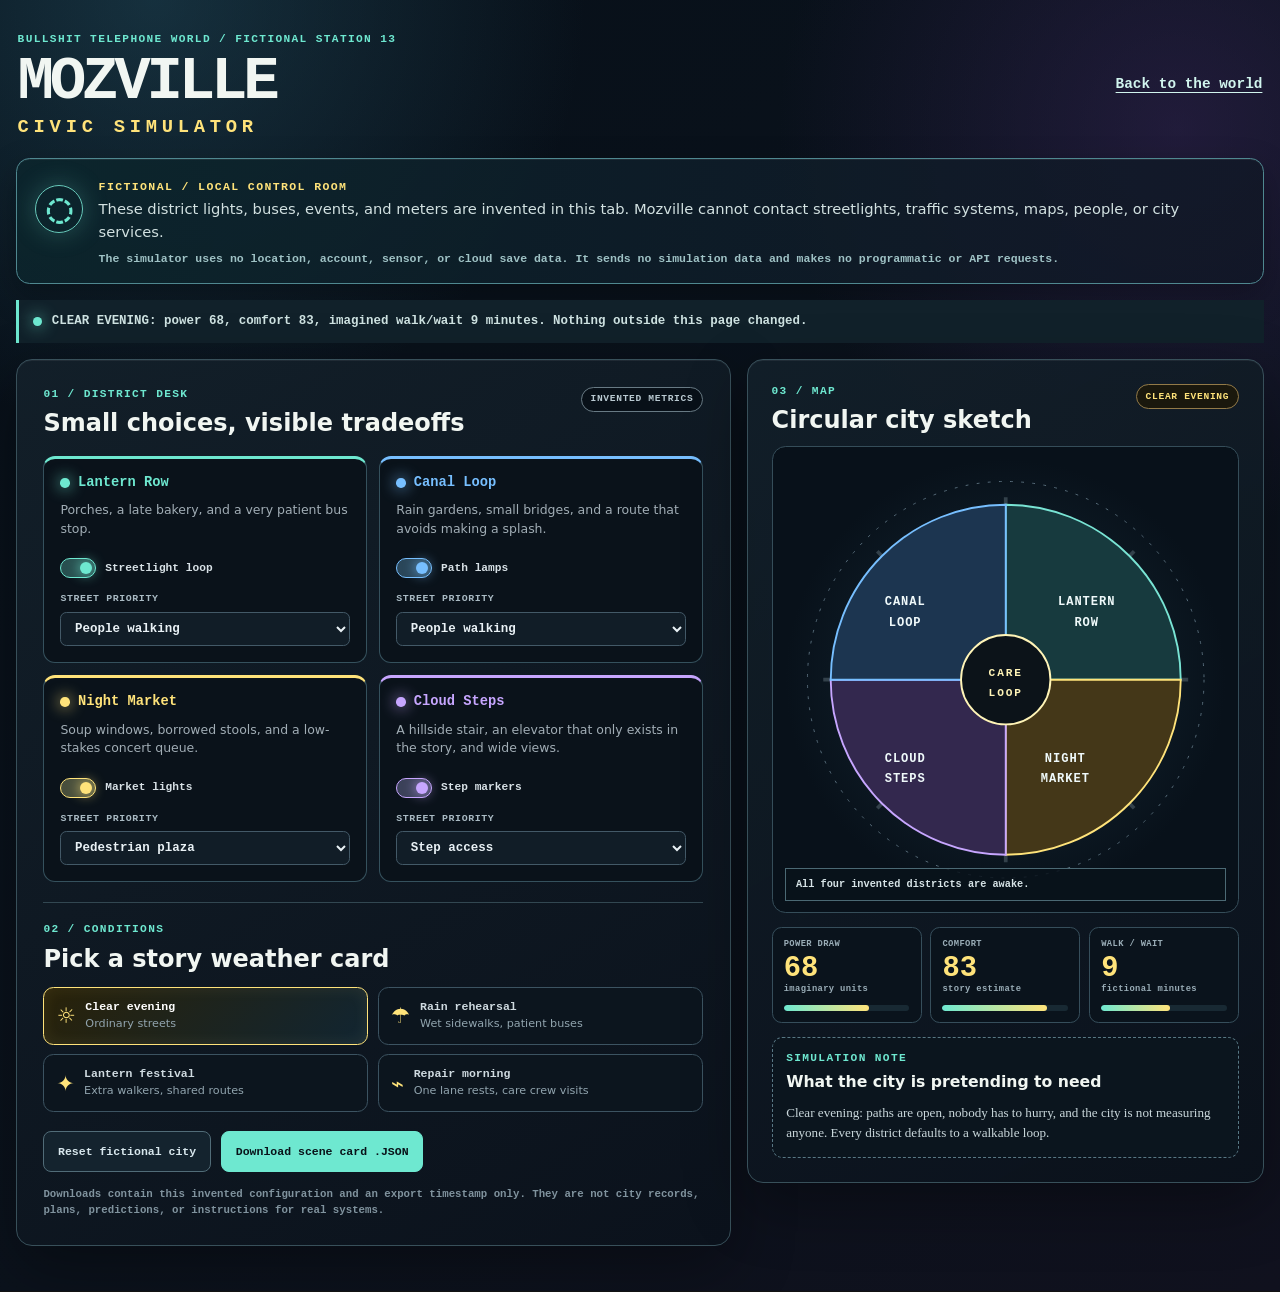
<file: room-mozville.html>
<!doctype html>
<html lang="en">
<head>
<meta http-equiv="Content-Security-Policy" content="default-src &#x27;none&#x27;; script-src &#x27;sha256-EqgoFGbH6Y49WOSs3g18kgAaSfNn2jVhfBGsdkahad4=&#x27; &#x27;sha256-Tupb0Z+HJpC+1TqQgMXzBMV5EWFUAqESbdqIW4++Tp4=&#x27;; style-src &#x27;unsafe-inline&#x27;; img-src data: blob:; font-src data:; media-src data: blob:; frame-src &#x27;self&#x27; data: blob:; connect-src &#x27;none&#x27;; worker-src &#x27;none&#x27;; object-src &#x27;none&#x27;; base-uri &#x27;none&#x27;; form-action &#x27;none&#x27;"><meta name="referrer" content="no-referrer">
<script nonce="__MOZCORP_NONCE__" data-moz-source="prelude.js">
// Private station boundary. This code never receives Keeper identity or vault keys.
(function (root) {
  'use strict';
  const protocol = 'doodle-mozcorp/v1', stationId = 'mozville';
  const focusAnchors = [];
  const preferenceKeys = new Set(['btw.mozmoji.fork.v1', 'btw.voodont.blind-backfeed.v1']);
  const sessionLimits = {'btw.integrity.handoff.v1':700000,'btw-everywhen-fiction-cue-v1':4096};
  const stations = new Set(['machine','recent','voodont','everywhen','mozville','friend-scrubber','integrity','swordfish','hope-lon','bug-world']);
  const handlers = new Map(), pending = new Map(), outbound = [], dirtyPreferences = new Set();
  const audioContexts = new Set(), wrappedAudio = new Map();
  let token = null, sequence = 0, closed = false, lastDirty = null;
  for(const name of ['AudioContext','webkitAudioContext']){
    const native=root[name];if(typeof native!=='function')continue;
    let wrapped=wrappedAudio.get(native);
    if(!wrapped){wrapped=new Proxy(native,{construct(target,args,newTarget){const context=Reflect.construct(target,args,newTarget===wrapped?target:newTarget);audioContexts.add(context);return context;}});wrappedAudio.set(native,wrapped);}
    try{root[name]=wrapped;}catch{}
  }
  function post(value) { root.parent.postMessage({protocol,stationId,...value}, '*'); }
  function flush() { if (!token || closed) return; while(outbound.length) { const message=outbound.shift(); if(message.type!=='request'||pending.has(message.requestId))post({...message,token}); } }
  function request(requestType, payload = {}) {
    if (!['save','cloud','upgrades','open-original','open-link','news','hope','pref-set'].includes(requestType)) return Promise.reject(new Error('This station action is not supported.'));
    if (closed) return Promise.reject(new Error('This station has closed.'));
    const requestId = stationId+'-'+(++sequence);
    return new Promise((resolve,reject)=>{
      const timer=root.setTimeout(()=>{pending.delete(requestId);reject(new Error('The Keeper did not answer. Your work is still in this station.'));},20000);
      pending.set(requestId,{resolve,reject,timer}); outbound.push({type:'request',requestId,requestType,payload}); flush();
    });
  }
  function preferenceChanged(key,value) {
    if (!preferenceKeys.has(key)) return;
    dirtyPreferences.add(key);
    if(token) request('pref-set',{key,value}).catch(()=>{});
  }
  function limitFor(kind,key){return kind==='local'&&preferenceKeys.has(key)?65536:Object.hasOwn(sessionLimits,key)?sessionLimits[key]:2000000;}
  function store(kind) {
    const map = new Map();
    const api={
      getItem(key){return map.get(String(key))??null;},
      setItem(key,value){key=String(key);value=String(value);if(key.length>256||value.length>limitFor(kind,key))throw new Error('This station value is too large. Export a file to keep it.');if(!map.has(key)&&map.size>=128)throw new Error('This station memory is full.');let total=key.length+value.length;for(const [k,v]of map)if(k!==key)total+=k.length+v.length;if(total>8000000)throw new Error('This station memory is full. Export a file to keep it.');map.set(key,value);if(kind==='local')preferenceChanged(key,value);},
      removeItem(key){key=String(key);map.delete(key);if(kind==='local')preferenceChanged(key,null);},
      clear(){for(const key of map.keys())api.removeItem(key);},key(index){return [...map.keys()][index]??null;},
      get length(){return map.size;}
    };
    return {api,map};
  }
  const local=store('local'),session=store('session');
  const MozStore=Object.freeze({local:local.api,session:session.api,
    snapshot(){return {local:Object.fromEntries(local.map),session:Object.fromEntries(session.map)};},
    restore(value){
      if(!value||typeof value!=='object')throw new Error('Invalid station memory.');
      const changes=[];
      for(const [which,target] of [['local',local],['session',session]]){
        if(value[which]===undefined)continue;
        if(!value[which]||typeof value[which]!=='object'||Array.isArray(value[which]))throw new Error('Invalid station memory.');
        const entries=Object.entries(value[which]);if(entries.length>128)throw new Error('Too many station values.');
        let total=0;for(const [key,text] of entries){if(key.length>256||typeof text!=='string'||text.length>limitFor(which,key))throw new Error('Invalid station value.');total+=key.length+text.length;}if(total>8000000)throw new Error('This station memory is full.');
        changes.push({target,entries});
      }
      for(const {target,entries}of changes){target.map.clear();for(const [key,text]of entries)target.map.set(key,text);}
    }
  });
  function navigate(next,options={}) {
    if(!stations.has(next))throw new Error('Unknown MozCorp station.');
    const transfer={};
    const supplied=options.session||Object.fromEntries(session.map);
    for(const [key,limit]of Object.entries(sessionLimits))if(Object.hasOwn(supplied,key)){if(typeof supplied[key]!=='string'||supplied[key].length>limit)throw new Error('Invalid station handoff.');transfer[key]=supplied[key];}
    const anchor=typeof options.anchor==='string'&&/^[A-Za-z][\w-]{0,99}$/.test(options.anchor)?options.anchor:'';
    outbound.push({type:'navigate',payload:{stationId:next,anchor,session:transfer}});flush();
  }
  function register(requestType,handler) {
    if(!['capture','restore','cloud-restore','stop','checkpoint','focus'].includes(requestType)||typeof handler!=='function')throw new Error('Unknown station adapter.');
    handlers.set(requestType,handler);return()=>handlers.delete(requestType);
  }
  // Station adapters override these narrow defaults after the original scripts.
  register('capture',()=>{throw new Error('This private desk uses its own export controls and does not create Telephone project snapshots.');});
  register('restore',()=>{throw new Error('This private desk does not accept generic Telephone project restoration.');});
  register('checkpoint',()=>({editVersion:0}));
  register('stop',async()=>{await Promise.all([...audioContexts].map(async context=>{if(context.state!=='closed')try{await context.suspend();}catch{}}));return{stopped:true,editVersion:0};});
  register('focus',(value={})=>{
    if(!value||typeof value!=='object'||Array.isArray(value)||Object.keys(value).some(key=>!['anchor','session'].includes(key)))throw new Error('Invalid station focus request.');
    if(value.session!==undefined&&(!value.session||typeof value.session!=='object'||Array.isArray(value.session)||Object.keys(value.session).length))throw new Error('This private desk does not accept a transferred source or fiction cue.');
    const anchor=value.anchor??'';if(typeof anchor!=='string'||(anchor&&!focusAnchors.includes(anchor)))throw new Error('Unknown station focus anchor.');
    if(anchor){const target=root.document.getElementById(anchor);if(!target)throw new Error('This station focus target is unavailable.');target.scrollIntoView({block:'start',behavior:'auto'});}
    return{focused:true,anchor,editVersion:0};
  });
  root.MozStore=MozStore;
  function dirty(value){if(!value||!Number.isSafeInteger(value.editVersion)||value.editVersion<0)return;lastDirty=value.editVersion;if(token)post({type:'dirty',token,editVersion:lastDirty});}
  root.MozHost=Object.freeze({navigate,request,register,dirty,audioContexts,get stationId(){return stationId;},get ready(){return token!==null;}});
  root.addEventListener('message',event=>{
    if(event.source!==root.parent)return;
    const message=event.data;
    if(!message||message.protocol!==protocol||message.stationId!==stationId)return;
    if(message.type==='init'){
      if(token!==null||typeof message.token!=='string'||!/^[a-fA-F0-9]{32}$/.test(message.token))return;
      token=message.token;
      for(const key of preferenceKeys){const text=message.preferences?.[key];if(typeof text==='string'&&text.length<=65536&&!dirtyPreferences.has(key))local.map.set(key,text);}
      for(const [key,limit]of Object.entries(sessionLimits)){const text=message.session?.[key];if(typeof text==='string'&&text.length<=limit)session.map.set(key,text);}
      root.dispatchEvent(new CustomEvent('mozcorp:init',{detail:{stationId}}));
      for(const key of dirtyPreferences)request('pref-set',{key,value:local.api.getItem(key)}).catch(()=>{});
      if(lastDirty!==null)post({type:'dirty',token,editVersion:lastDirty});
      flush();return;
    }
    if(!token||message.token!==token)return;
    if(message.type==='response'){
      const job=pending.get(message.requestId);if(!job)return;pending.delete(message.requestId);root.clearTimeout(job.timer);
      if(message.error){
        const value=message.error,error=new Error(typeof value==='string'?value:typeof value.message==='string'?value.message:'The Keeper could not complete this action.');
        if(value&&typeof value==='object'){
          if(Number.isInteger(value.status)&&value.status>=400&&value.status<=599)error.status=value.status;
          if(typeof value.code==='string'&&/^[A-Za-z0-9_.-]{1,80}$/.test(value.code))error.code=value.code;
        }
        job.reject(error);
      }else job.resolve(message.result);return;
    }
    if(message.type==='request'&&typeof message.requestId==='string'&&message.requestId.length<=100){
      const handler=handlers.get(message.requestType);
      if(!handler){post({type:'response',token,requestId:message.requestId,error:'This station adapter is unavailable.'});return;}
      Promise.resolve().then(()=>handler(message.payload)).then(result=>post({type:'response',token,requestId:message.requestId,result}),error=>post({type:'response',token,requestId:message.requestId,error:error?.message||'This station could not complete the action.'}));
    }
  });
  root.document.addEventListener('click',event=>{
    const link=event.target.closest?.('a');if(!link||link.hasAttribute('download'))return;
    if(link.dataset.mozStation||link.dataset.mozOriginal||link.dataset.mozService){
      event.preventDefault();
      if(link.dataset.mozService==='upgrades')request('upgrades',{action:'open'}).catch(error=>root.alert(error.message));
      else if(link.dataset.mozStation)navigate(link.dataset.mozStation,{anchor:link.dataset.mozAnchor||''});
      else request('open-original',{path:link.dataset.mozOriginal,anchor:link.dataset.mozAnchor||''}).catch(error=>root.alert(error.message));
      return;
    }
    // Opaque private frames cannot open popups. Only an actual click may ask the
    // trusted parent to show an external URL for review; it never opens it here.
    if(!event.isTrusted||event.defaultPrevented)return;
    const raw=link.getAttribute('href');if(!raw||raw.startsWith('#'))return;
    let url;try{url=new URL(raw,root.location.href);}catch{return;}
    if(!['http:','https:'].includes(url.protocol)||url.username||url.password||url.href.length>4096)return;
    if(link.target==='_blank'||url.origin!==root.location.origin){
      event.preventDefault();request('open-link',{url:url.href}).catch(error=>root.alert(error.message));
    }
  });
  function ready(){post({type:'ready'});const anchor='';if(anchor)root.document.getElementById(anchor)?.scrollIntoView({block:'start',behavior:'auto'});}
  if(root.document.readyState==='loading')root.document.addEventListener('DOMContentLoaded',ready,{once:true});else root.setTimeout(ready,0);
  root.addEventListener('pagehide',()=>{closed=true;outbound.length=0;for(const job of pending.values()){root.clearTimeout(job.timer);job.reject(new Error('This station has closed.'));}pending.clear();handlers.clear();for(const context of audioContexts)if(context.state!=='closed')context.suspend().catch(()=>{});audioContexts.clear();});
})(window);

</script>
  <meta charset="utf-8">
  <meta name="viewport" content="width=device-width,initial-scale=1">
  <meta name="referrer" content="no-referrer">
  <meta name="theme-color" content="#091018">
  
  <meta name="description" content="Mozville is a local fictional civic simulator with no real infrastructure controls or city data.">
  <title>Mozville · Civic Simulator</title>
  <link rel="icon" href="[data-uri]">
  <style nonce="__MOZCORP_NONCE__">:root {
  color-scheme: dark;
  --ink: #f1f6f2;
  --muted: #a1adb5;
  --line: #38505a;
  --panel: #101a23;
  --deep: #071019;
  --teal: #6ee8d0;
  --yellow: #ffe37a;
  --violet: #c7a6ff;
  --orange: #ffa36b;
  --danger: #ff9ba0;
  font-family: Inter, ui-sans-serif, system-ui, -apple-system, BlinkMacSystemFont, "Segoe UI", sans-serif;
}

* { box-sizing: border-box; }

body {
  min-width: 320px;
  min-height: 100vh;
  margin: 0;
  color: var(--ink);
  background:
    radial-gradient(circle at 12% 0%, #28596c70, transparent 27rem),
    radial-gradient(circle at 92% 10%, #3c275f74, transparent 25rem),
    linear-gradient(145deg, #071019, #0b121c 60%, #10111e);
}

button, select { font: inherit; }
button { cursor: pointer; }
button:focus-visible, select:focus-visible, input:focus-visible, a:focus-visible { outline: 3px solid #fff; outline-offset: 3px; }

.mz-shell { width: min(1320px, calc(100% - 2rem)); margin: 0 auto; padding: 1.6rem 0 2.8rem; }
.mz-header { display: flex; align-items: center; justify-content: space-between; gap: 1rem; padding: .4rem .1rem 1.35rem; }
.mz-kicker { margin: 0 0 .45rem; color: var(--teal); font: 750 .7rem/1.35 ui-monospace, SFMono-Regular, Consolas, monospace; letter-spacing: .12em; }
.mz-header h1 { margin: 0; font: 900 clamp(1.9rem, 5vw, 3.8rem)/.92 ui-monospace, SFMono-Regular, Consolas, monospace; letter-spacing: -.07em; }
.mz-header h1 span { display: block; margin-top: .55rem; color: var(--yellow); font-size: .31em; letter-spacing: .25em; }
.mz-home { color: #d1f5ee; font: 700 .9rem/1.4 ui-monospace, SFMono-Regular, Consolas, monospace; text-underline-offset: .28em; white-space: nowrap; }

.mz-boundary { display: grid; grid-template-columns: auto minmax(0, 1fr); gap: .45rem 1rem; align-items: center; padding: 1rem 1.1rem; border: 1px solid #4f8890; border-radius: .85rem; background: linear-gradient(100deg, #0b252cdd, #111726da); box-shadow: inset 0 1px #ffffff12, 0 .75rem 2rem #0004; }
.mz-boundary-mark { display: grid; width: 3rem; height: 3rem; place-items: center; color: var(--teal); border: 1px solid #68cabb; border-radius: 50%; box-shadow: 0 0 1.6rem #6ee8d040; font: 900 2rem/1 Georgia, serif; }
.mz-boundary strong { color: var(--yellow); font: 800 .72rem/1.4 ui-monospace, SFMono-Regular, Consolas, monospace; letter-spacing: .12em; }
.mz-boundary p { margin: .18rem 0 0; color: #d2e1e1; font-size: .92rem; line-height: 1.55; }
.mz-boundary .mz-boundary-tail { grid-column: 2; margin: 0; color: #9fc2c5; font: 700 .72rem/1.45 ui-monospace, SFMono-Regular, Consolas, monospace; }

.mz-status { display: flex; align-items: center; gap: .6rem; margin: 1rem 0; padding: .75rem .9rem; color: #cfe3e2; border-left: 3px solid var(--teal); background: #11212a; font: 700 .78rem/1.5 ui-monospace, SFMono-Regular, Consolas, monospace; }
.mz-status-dot { width: .55rem; height: .55rem; border-radius: 50%; background: var(--teal); box-shadow: 0 0 1rem var(--teal); }

.mz-layout { display: grid; grid-template-columns: minmax(0, 1.16fr) minmax(330px, .84fr); gap: 1rem; align-items: start; }
.mz-console, .mz-dashboard { min-width: 0; border: 1px solid var(--line); border-radius: 1rem; background: linear-gradient(150deg, #13202ae8, #0b121cfa); box-shadow: 0 1.35rem 4rem #0005, inset 0 1px #ffffff10; }
.mz-console { padding: clamp(1rem, 2.5vw, 1.65rem); }
.mz-dashboard { position: sticky; top: 1rem; padding: clamp(1rem, 2.3vw, 1.5rem); }
.mz-section-head, .mz-map-head { display: flex; align-items: start; justify-content: space-between; gap: 1rem; }
.mz-section-head h2, .mz-map-head h2, .mz-events h2, .mz-log h2 { margin: 0; font-size: clamp(1.1rem, 2.2vw, 1.5rem); line-height: 1.18; }
.mz-tag, .mz-event-label { border: 1px solid #687a84; border-radius: 999px; padding: .35rem .55rem; color: #b9c9d1; background: #081018; font: 800 .6rem/1.25 ui-monospace, SFMono-Regular, Consolas, monospace; letter-spacing: .07em; white-space: nowrap; }
.mz-event-label { color: var(--yellow); border-color: #927a48; background: #1a180d; }

.mz-districts { display: grid; grid-template-columns: repeat(2, minmax(0, 1fr)); gap: .75rem; margin-top: 1.15rem; }
.mz-district { --district: #6ee8d0; padding: 1rem; border: 1px solid #35515d; border-top: 3px solid var(--district); border-radius: .75rem; background: #0a121a; transition: border-color .18s, background .18s, opacity .18s; }
.mz-district[data-district-card="market"] { --district: #ffe37a; }
.mz-district[data-district-card="cloud"] { --district: #c7a6ff; }
.mz-district[data-district-card="canal"] { --district: #77bfff; }
.mz-district.is-dark { opacity: .75; border-top-color: #5f6c73; background: #090d12; }
.mz-district header { display: flex; align-items: center; gap: .5rem; }
.mz-district h3 { margin: 0; color: var(--district); font: 850 .86rem/1.2 ui-monospace, SFMono-Regular, Consolas, monospace; }
.mz-district-dot { width: .6rem; height: .6rem; border-radius: 50%; background: var(--district); box-shadow: 0 0 .9rem var(--district); }
.mz-district.is-dark .mz-district-dot { background: #5f6c73; box-shadow: none; }
.mz-district p { min-height: 3.4em; margin: .65rem 0 .9rem; color: var(--muted); font-size: .78rem; line-height: 1.45; }
.mz-switch { display: flex; align-items: center; gap: .55rem; color: #d8e1e6; font: 700 .7rem/1.2 ui-monospace, SFMono-Regular, Consolas, monospace; cursor: pointer; }
.mz-switch input { position: absolute; inline-size: 1px; block-size: 1px; opacity: 0; }
.mz-switch span { position: relative; width: 2.25rem; height: 1.25rem; flex: none; border: 1px solid #58717e; border-radius: 2rem; background: #17242c; transition: .18s; }
.mz-switch input:focus-visible + span { outline: 3px solid #fff; outline-offset: 3px; }
.mz-switch span::after { content: ""; position: absolute; top: .18rem; left: .18rem; width: .75rem; height: .75rem; border-radius: 50%; background: #8aa1ad; transition: .18s; }
.mz-switch input:checked + span { border-color: var(--district); background: color-mix(in srgb, var(--district) 22%, #14242a); }
.mz-switch input:checked + span::after { left: 1.18rem; background: var(--district); box-shadow: 0 0 .8rem var(--district); }
.mz-select-label { display: block; margin-top: .95rem; color: #aabbc4; font: 750 .62rem/1.3 ui-monospace, SFMono-Regular, Consolas, monospace; letter-spacing: .06em; text-transform: uppercase; }
.mz-select-label select { display: block; width: 100%; margin-top: .35rem; padding: .5rem .6rem; color: #e9f1f5; border: 1px solid #435967; border-radius: .4rem; background: #111d27; font-size: .78rem; }

.mz-events { margin-top: 1.25rem; padding-top: 1.2rem; border-top: 1px solid #324751; }
.mz-event-grid { display: grid; grid-template-columns: repeat(2, minmax(0, 1fr)); gap: .6rem; margin-top: .85rem; }
.mz-event { display: grid; grid-template-columns: auto 1fr; column-gap: .6rem; text-align: left; padding: .75rem; color: #cfdae0; border: 1px solid #3c5361; border-radius: .65rem; background: #0c151e; transition: .16s; }
.mz-event:hover { border-color: #8cabb3; background: #122330; }
.mz-event.is-active { color: #fff; border-color: var(--yellow); background: linear-gradient(135deg, #292209, #112532); box-shadow: inset 0 0 1rem #ffe37a16; }
.mz-event span { grid-row: span 2; align-self: center; color: var(--yellow); font-size: 1.35rem; }
.mz-event strong { font: 800 .72rem/1.25 ui-monospace, SFMono-Regular, Consolas, monospace; }
.mz-event small { margin-top: .18rem; color: #91a4ae; font-size: .7rem; line-height: 1.3; }

.mz-actions { display: flex; flex-wrap: wrap; gap: .65rem; margin-top: 1.2rem; }
.mz-button { min-height: 2.55rem; padding: .65rem .85rem; color: #d8e7ed; border: 1px solid #516c78; border-radius: .5rem; background: #14232e; font: 800 .72rem/1.2 ui-monospace, SFMono-Regular, Consolas, monospace; }
.mz-button:hover { color: #fff; border-color: #a2c2cb; background: #193442; }
.mz-button-primary { color: #091219; border-color: var(--teal); background: var(--teal); }
.mz-button-primary:hover { color: #091219; background: #a0ffeb; }
.mz-note { margin: .9rem 0 0; color: #80939e; font: 700 .67rem/1.5 ui-monospace, SFMono-Regular, Consolas, monospace; }

.mz-map-wrap { position: relative; margin-top: .7rem; overflow: hidden; border: 1px solid #354d59; border-radius: .85rem; background: radial-gradient(circle at center, #172b38, #08111a 67%); }
.mz-map { display: block; width: 100%; max-height: min(63vh, 500px); overflow: visible; }
.mz-map-orbit { fill: none; stroke: #5d7380; stroke-width: 1; stroke-dasharray: 3 9; }
.mz-map-orbit-b { stroke: #2e5962; stroke-dasharray: 2 6; }
.mz-map-road { fill: none; stroke: #6b7d87; stroke-width: 4; opacity: .42; }
.mz-map-district path { fill: #173a3e; stroke: #79e4d4; stroke-width: 2; transition: fill .2s, stroke .2s, opacity .2s; }
.mz-map-district[data-map-district="market"] path { fill: #443718; stroke: #ffe37a; }
.mz-map-district[data-map-district="cloud"] path { fill: #33284e; stroke: #c7a6ff; }
.mz-map-district[data-map-district="canal"] path { fill: #1c3550; stroke: #77bfff; }
.mz-map-district.is-dark path { fill: #141b22; stroke: #59656c; opacity: .7; }
.mz-map-district text { fill: #eff9fa; font: 800 13px ui-monospace, SFMono-Regular, Consolas, monospace; text-anchor: middle; letter-spacing: 1px; pointer-events: none; }
.mz-map-district.is-dark text { fill: #8f9ba1; }
.mz-map-core { fill: #0c1319; stroke: #fff4b7; stroke-width: 2; }
.mz-map-core-word { fill: #fff4b7; font: 850 12px ui-monospace, SFMono-Regular, Consolas, monospace; text-anchor: middle; letter-spacing: 2px; }
.mz-map-caption { position: absolute; right: .75rem; bottom: .7rem; left: .75rem; margin: 0; padding: .5rem .65rem; color: #d7e4e7; border: 1px solid #4b6974; background: #09121bd9; font: 750 .64rem/1.45 ui-monospace, SFMono-Regular, Consolas, monospace; }

.mz-metrics { display: grid; grid-template-columns: repeat(3, minmax(0, 1fr)); gap: .55rem; margin-top: .85rem; }
.mz-metrics article { min-width: 0; padding: .7rem; border: 1px solid #364e5b; border-radius: .6rem; background: #0a131c; }
.mz-metrics span, .mz-metrics small { display: block; color: #9aadb7; font: 800 .55rem/1.3 ui-monospace, SFMono-Regular, Consolas, monospace; letter-spacing: .04em; }
.mz-metrics strong { display: block; margin: .25rem 0 .05rem; color: var(--yellow); font: 900 clamp(1.25rem, 3vw, 1.8rem)/1 ui-monospace, SFMono-Regular, Consolas, monospace; }
.mz-metrics i { display: block; height: .35rem; margin-top: .6rem; overflow: hidden; border-radius: .5rem; background: #182933; }
.mz-metrics b { display: block; height: 100%; width: 50%; border-radius: inherit; background: linear-gradient(90deg, var(--teal), var(--yellow)); transition: width .25s; }

.mz-log { margin-top: .85rem; padding: .85rem; border: 1px dashed #587784; border-radius: .65rem; background: #0b151e; }
.mz-log h2 { font-size: .98rem; }
.mz-log p:last-child { margin: .7rem 0 0; color: #cad8dc; font: .82rem/1.55 Georgia, serif; }

@media (max-width: 940px) { .mz-layout { grid-template-columns: 1fr; } .mz-dashboard { position: static; } }
@media (max-width: 620px) { .mz-shell { width: min(100% - 1rem, 1320px); padding-top: 1rem; } .mz-header { align-items: flex-start; flex-wrap: wrap; } .mz-boundary { grid-template-columns: auto minmax(0, 1fr); } .mz-boundary .mz-boundary-tail { grid-column: 1 / -1; } .mz-districts, .mz-event-grid { grid-template-columns: 1fr; } .mz-metrics { grid-template-columns: 1fr 1fr 1fr; } .mz-metrics article { padding: .55rem; } .mz-map-district text { font-size: 11px; } }
@media (max-width: 410px) { .mz-metrics { grid-template-columns: 1fr; } .mz-map-caption { position: static; border-width: 1px 0 0; } }
@media (prefers-reduced-motion: reduce) { *, *::before, *::after { scroll-behavior: auto !important; transition-duration: .01ms !important; } }
</style>
</head>
<body>
  <main class="mz-shell">
    <header class="mz-header">
      <div>
        <p class="mz-kicker">BULLSHIT TELEPHONE WORLD / FICTIONAL STATION 13</p>
        <h1>MOZVILLE <span>CIVIC SIMULATOR</span></h1>
      </div>
      <a class="mz-home" href="#" data-moz-station="machine">Back to the world</a>
    </header>

    <section class="mz-boundary" aria-labelledby="mz-boundary-title">
      <div class="mz-boundary-mark" aria-hidden="true">◌</div>
      <div>
        <strong id="mz-boundary-title">FICTIONAL / LOCAL CONTROL ROOM</strong>
        <p>These district lights, buses, events, and meters are invented in this tab. Mozville cannot contact streetlights, traffic systems, maps, people, or city services.</p>
      </div>
      <p class="mz-boundary-tail">The simulator uses no location, account, sensor, or cloud save data. It sends no simulation data and makes no programmatic or API requests.</p>
    </section>

    <section class="mz-status" aria-live="polite">
      <span class="mz-status-dot" aria-hidden="true"></span>
      <span id="mz-status-copy">Simulation ready. Choose a fictional city condition or adjust one district.</span>
    </section>

    <div class="mz-layout">
      <section class="mz-console" aria-labelledby="mz-controls-title">
        <div class="mz-section-head">
          <div>
            <p class="mz-kicker">01 / DISTRICT DESK</p>
            <h2 id="mz-controls-title">Small choices, visible tradeoffs</h2>
          </div>
          <span class="mz-tag">INVENTED METRICS</span>
        </div>

        <div class="mz-districts">
          <article class="mz-district" data-district-card="lantern">
            <header><span class="mz-district-dot" aria-hidden="true"></span><h3>Lantern Row</h3></header>
            <p>Porches, a late bakery, and a very patient bus stop.</p>
            <label class="mz-switch"><input type="checkbox" data-light="lantern" checked><span aria-hidden="true"></span>Streetlight loop</label>
            <label class="mz-select-label" for="mz-priority-lantern">Street priority<select id="mz-priority-lantern" data-priority="lantern"><option value="walk">People walking</option><option value="bus">Night bus</option><option value="calm">Quiet block</option></select></label>
          </article>

          <article class="mz-district" data-district-card="canal">
            <header><span class="mz-district-dot" aria-hidden="true"></span><h3>Canal Loop</h3></header>
            <p>Rain gardens, small bridges, and a route that avoids making a splash.</p>
            <label class="mz-switch"><input type="checkbox" data-light="canal" checked><span aria-hidden="true"></span>Path lamps</label>
            <label class="mz-select-label" for="mz-priority-canal">Street priority<select id="mz-priority-canal" data-priority="canal"><option value="walk">People walking</option><option value="bus">Shuttle bus</option><option value="calm">Rain garden</option></select></label>
          </article>

          <article class="mz-district" data-district-card="market">
            <header><span class="mz-district-dot" aria-hidden="true"></span><h3>Night Market</h3></header>
            <p>Soup windows, borrowed stools, and a low-stakes concert queue.</p>
            <label class="mz-switch"><input type="checkbox" data-light="market" checked><span aria-hidden="true"></span>Market lights</label>
            <label class="mz-select-label" for="mz-priority-market">Street priority<select id="mz-priority-market" data-priority="market"><option value="walk">Pedestrian plaza</option><option value="bus">Festival shuttle</option><option value="calm">Early close</option></select></label>
          </article>

          <article class="mz-district" data-district-card="cloud">
            <header><span class="mz-district-dot" aria-hidden="true"></span><h3>Cloud Steps</h3></header>
            <p>A hillside stair, an elevator that only exists in the story, and wide views.</p>
            <label class="mz-switch"><input type="checkbox" data-light="cloud" checked><span aria-hidden="true"></span>Step markers</label>
            <label class="mz-select-label" for="mz-priority-cloud">Street priority<select id="mz-priority-cloud" data-priority="cloud"><option value="walk">Step access</option><option value="bus">Hill connector</option><option value="calm">Lookout quiet</option></select></label>
          </article>
        </div>

        <section class="mz-events" aria-labelledby="mz-events-title">
          <div>
            <p class="mz-kicker">02 / CONDITIONS</p>
            <h2 id="mz-events-title">Pick a story weather card</h2>
          </div>
          <div class="mz-event-grid" role="group" aria-label="Fictional city conditions">
            <button class="mz-event is-active" type="button" data-event="clear" aria-pressed="true"><span>☼</span><strong>Clear evening</strong><small>Ordinary streets</small></button>
            <button class="mz-event" type="button" data-event="rain" aria-pressed="false"><span>☂</span><strong>Rain rehearsal</strong><small>Wet sidewalks, patient buses</small></button>
            <button class="mz-event" type="button" data-event="festival" aria-pressed="false"><span>✦</span><strong>Lantern festival</strong><small>Extra walkers, shared routes</small></button>
            <button class="mz-event" type="button" data-event="repair" aria-pressed="false"><span>⌁</span><strong>Repair morning</strong><small>One lane rests, care crew visits</small></button>
          </div>
        </section>

        <div class="mz-actions">
          <button id="mz-reset" class="mz-button" type="button">Reset fictional city</button>
          <button id="mz-export" class="mz-button mz-button-primary" type="button">Download scene card .JSON</button>
        </div>
        <p class="mz-note">Downloads contain this invented configuration and an export timestamp only. They are not city records, plans, predictions, or instructions for real systems.</p>
      </section>

      <aside class="mz-dashboard" aria-labelledby="mz-map-title">
        <div class="mz-map-head">
          <div><p class="mz-kicker">03 / MAP</p><h2 id="mz-map-title">Circular city sketch</h2></div>
          <span id="mz-event-label" class="mz-event-label">CLEAR EVENING</span>
        </div>
        <div class="mz-map-wrap">
          <svg class="mz-map" viewBox="0 0 500 500" role="img" aria-labelledby="mz-map-svg-title mz-map-svg-desc">
            <title id="mz-map-svg-title">A fictional circular map of Mozville</title>
            <desc id="mz-map-svg-desc">Four labeled fictional districts surround a central civic circle. Colors respond only to controls on this page.</desc>
            <circle class="mz-map-orbit mz-map-orbit-a" cx="250" cy="250" r="213"></circle>
            <circle class="mz-map-orbit mz-map-orbit-b" cx="250" cy="250" r="154"></circle>
            <path class="mz-map-road" d="M54 250H446M250 54V446M112 112L388 388M388 112L112 388"></path>
            <g class="mz-map-district" data-map-district="lantern"><path d="M250 62A188 188 0 0 1 438 250H275A25 25 0 0 0 250 225Z"></path><text x="337" y="170">LANTERN</text><text x="337" y="192">ROW</text></g>
            <g class="mz-map-district" data-map-district="market"><path d="M438 250A188 188 0 0 1 250 438V275A25 25 0 0 0 275 250Z"></path><text x="314" y="338">NIGHT</text><text x="314" y="360">MARKET</text></g>
            <g class="mz-map-district" data-map-district="cloud"><path d="M250 438A188 188 0 0 1 62 250H225A25 25 0 0 0 250 275Z"></path><text x="142" y="338">CLOUD</text><text x="142" y="360">STEPS</text></g>
            <g class="mz-map-district" data-map-district="canal"><path d="M62 250A188 188 0 0 1 250 62V225A25 25 0 0 0 225 250Z"></path><text x="142" y="170">CANAL</text><text x="142" y="192">LOOP</text></g>
            <circle class="mz-map-core" cx="250" cy="250" r="48"></circle>
            <text class="mz-map-core-word" x="250" y="246">CARE</text>
            <text class="mz-map-core-word" x="250" y="267">LOOP</text>
          </svg>
          <p id="mz-map-caption" class="mz-map-caption">All four invented districts are awake.</p>
        </div>

        <section class="mz-metrics" aria-label="Fictional city meters">
          <article><span>POWER DRAW</span><strong id="mz-power">76</strong><small>imaginary units</small><i><b id="mz-power-bar"></b></i></article>
          <article><span>COMFORT</span><strong id="mz-comfort">72</strong><small>story estimate</small><i><b id="mz-comfort-bar"></b></i></article>
          <article><span>WALK / WAIT</span><strong id="mz-wait">5</strong><small>fictional minutes</small><i><b id="mz-wait-bar"></b></i></article>
        </section>

        <section class="mz-log" aria-labelledby="mz-log-title">
          <div><p class="mz-kicker">SIMULATION NOTE</p><h2 id="mz-log-title">What the city is pretending to need</h2></div>
          <p id="mz-log-copy">Clear evening: paths are open, nobody has to hurry, and the city is not measuring anyone.</p>
        </section>
      </aside>
    </div>
  </main>
  <script nonce="__MOZCORP_NONCE__" data-moz-source="mozville.js">
(() => {
  "use strict";

  const districtNames = {
    lantern: "Lantern Row",
    canal: "Canal Loop",
    market: "Night Market",
    cloud: "Cloud Steps",
  };

  const conditions = {
    clear: {
      label: "CLEAR EVENING",
      power: 0,
      comfort: 2,
      wait: 0,
      copy: "Clear evening: paths are open, nobody has to hurry, and the city is not measuring anyone.",
    },
    rain: {
      label: "RAIN REHEARSAL",
      power: 5,
      comfort: -4,
      wait: 3,
      copy: "Rain rehearsal: the fictional bus takes its time, the gardens get first dibs, and every route stays optional.",
    },
    festival: {
      label: "LANTERN FESTIVAL",
      power: 12,
      comfort: 7,
      wait: 2,
      copy: "Lantern festival: the plaza fills up gently, the shuttle makes another loop, and the map remembers to leave room.",
    },
    repair: {
      label: "REPAIR MORNING",
      power: -8,
      comfort: 1,
      wait: 4,
      copy: "Repair morning: one pretend lane takes a rest. The city treats maintenance as part of welcome, not a failure.",
    },
  };

  const defaults = {
    event: "clear",
    districts: {
      lantern: { light: true, priority: "walk" },
      canal: { light: true, priority: "walk" },
      market: { light: true, priority: "walk" },
      cloud: { light: true, priority: "walk" },
    },
  };

  const cloneDefaults = () => JSON.parse(JSON.stringify(defaults));
  let state = cloneDefaults();

  const status = document.querySelector("#mz-status-copy");
  const eventLabel = document.querySelector("#mz-event-label");
  const mapCaption = document.querySelector("#mz-map-caption");
  const logCopy = document.querySelector("#mz-log-copy");
  const metricNodes = {
    power: document.querySelector("#mz-power"),
    comfort: document.querySelector("#mz-comfort"),
    wait: document.querySelector("#mz-wait"),
    powerBar: document.querySelector("#mz-power-bar"),
    comfortBar: document.querySelector("#mz-comfort-bar"),
    waitBar: document.querySelector("#mz-wait-bar"),
  };

  const clamp = (value, min, max) => Math.max(min, Math.min(max, value));

  function deriveMetrics() {
    const districtValues = Object.values(state.districts);
    const lights = districtValues.filter((district) => district.light).length;
    const walking = districtValues.filter((district) => district.priority === "walk").length;
    const buses = districtValues.filter((district) => district.priority === "bus").length;
    const calm = districtValues.filter((district) => district.priority === "calm").length;
    const condition = conditions[state.event];
    return {
      lights,
      power: clamp(24 + lights * 11 + buses * 5 + condition.power, 8, 99),
      comfort: clamp(45 + lights * 5 + walking * 4 + calm * 3 + condition.comfort, 1, 99),
      wait: clamp(13 - walking - buses * 2 + condition.wait, 1, 18),
      condition,
    };
  }

  function prioritySentence(district) {
    if (district.priority === "bus") return "the fictional shuttle gets the clearest route";
    if (district.priority === "calm") return "the quiet version of the block takes the lead";
    return "walking gets the clearest route";
  }

  function render() {
    const metrics = deriveMetrics();
    document.querySelectorAll("[data-district-card]").forEach((card) => {
      const id = card.getAttribute("data-district-card");
      const district = state.districts[id];
      card.classList.toggle("is-dark", !district.light);
      const light = card.querySelector("[data-light]");
      const priority = card.querySelector("[data-priority]");
      light.checked = district.light;
      priority.value = district.priority;
    });
    document.querySelectorAll("[data-map-district]").forEach((region) => {
      const id = region.getAttribute("data-map-district");
      region.classList.toggle("is-dark", !state.districts[id].light);
    });
    document.querySelectorAll("[data-event]").forEach((button) => {
      const isActive = button.getAttribute("data-event") === state.event;
      button.classList.toggle("is-active", isActive);
      button.setAttribute("aria-pressed", String(isActive));
    });

    metricNodes.power.textContent = String(metrics.power);
    metricNodes.comfort.textContent = String(metrics.comfort);
    metricNodes.wait.textContent = String(metrics.wait);
    metricNodes.powerBar.style.width = `${metrics.power}%`;
    metricNodes.comfortBar.style.width = `${metrics.comfort}%`;
    metricNodes.waitBar.style.width = `${clamp(100 - metrics.wait * 5, 10, 95)}%`;

    const darkDistricts = Object.entries(state.districts)
      .filter(([, district]) => !district.light)
      .map(([id]) => districtNames[id]);
    const activeDistricts = Object.entries(state.districts)
      .filter(([, district]) => district.light)
      .map(([id]) => districtNames[id]);
    const notable = Object.entries(state.districts)
      .filter(([, district]) => district.priority !== "walk")
      .map(([id, district]) => `${districtNames[id]}: ${prioritySentence(district)}`);

    eventLabel.textContent = metrics.condition.label;
    mapCaption.textContent = darkDistricts.length
      ? `${activeDistricts.length} fictional district${activeDistricts.length === 1 ? "" : "s"} lit; ${darkDistricts.join(" and ")} is resting.`
      : "All four invented districts are awake.";
    logCopy.textContent = `${metrics.condition.copy} ${notable.length ? notable.join("; ") + "." : "Every district defaults to a walkable loop."}`;
    status.textContent = `${metrics.condition.label}: power ${metrics.power}, comfort ${metrics.comfort}, imagined walk/wait ${metrics.wait} minutes. Nothing outside this page changed.`;
  }

  document.querySelectorAll("[data-light]").forEach((input) => {
    input.addEventListener("change", () => {
      const id = input.getAttribute("data-light");
      state.districts[id].light = input.checked;
      render();
    });
  });

  document.querySelectorAll("[data-priority]").forEach((select) => {
    select.addEventListener("change", () => {
      const id = select.getAttribute("data-priority");
      state.districts[id].priority = select.value;
      render();
    });
  });

  document.querySelectorAll("[data-event]").forEach((button) => {
    button.addEventListener("click", () => {
      state.event = button.getAttribute("data-event");
      render();
    });
  });

  document.querySelector("#mz-reset").addEventListener("click", () => {
    state = cloneDefaults();
    render();
    status.textContent = "Fictional city reset. No record was sent or saved.";
  });

  document.querySelector("#mz-export").addEventListener("click", () => {
    const metrics = deriveMetrics();
    const scene = {
      format: "mozville-fiction-scene/v1",
      notice: "Fictional local simulation. Not a city record, plan, prediction, or real-system command.",
      city: "Mozville",
      condition: state.event,
      districts: state.districts,
      imaginedMetrics: {
        powerDraw: metrics.power,
        comfort: metrics.comfort,
        walkWaitMinutes: metrics.wait,
      },
      exportedAt: new Date().toISOString(),
    };
    const blob = new Blob([JSON.stringify(scene, null, 2) + "\n"], { type: "application/json" });
    const url = URL.createObjectURL(blob);
    const link = document.createElement("a");
    link.href = url;
    link.download = "mozville-fiction-scene.json";
    link.click();
    window.setTimeout(() => URL.revokeObjectURL(url), 1000);
    status.textContent = "Fictional scene card downloaded locally. It contains the controls, invented meters, and an export timestamp from this page.";
  });

  render();
})();

</script>

</body>
</html>
</file>
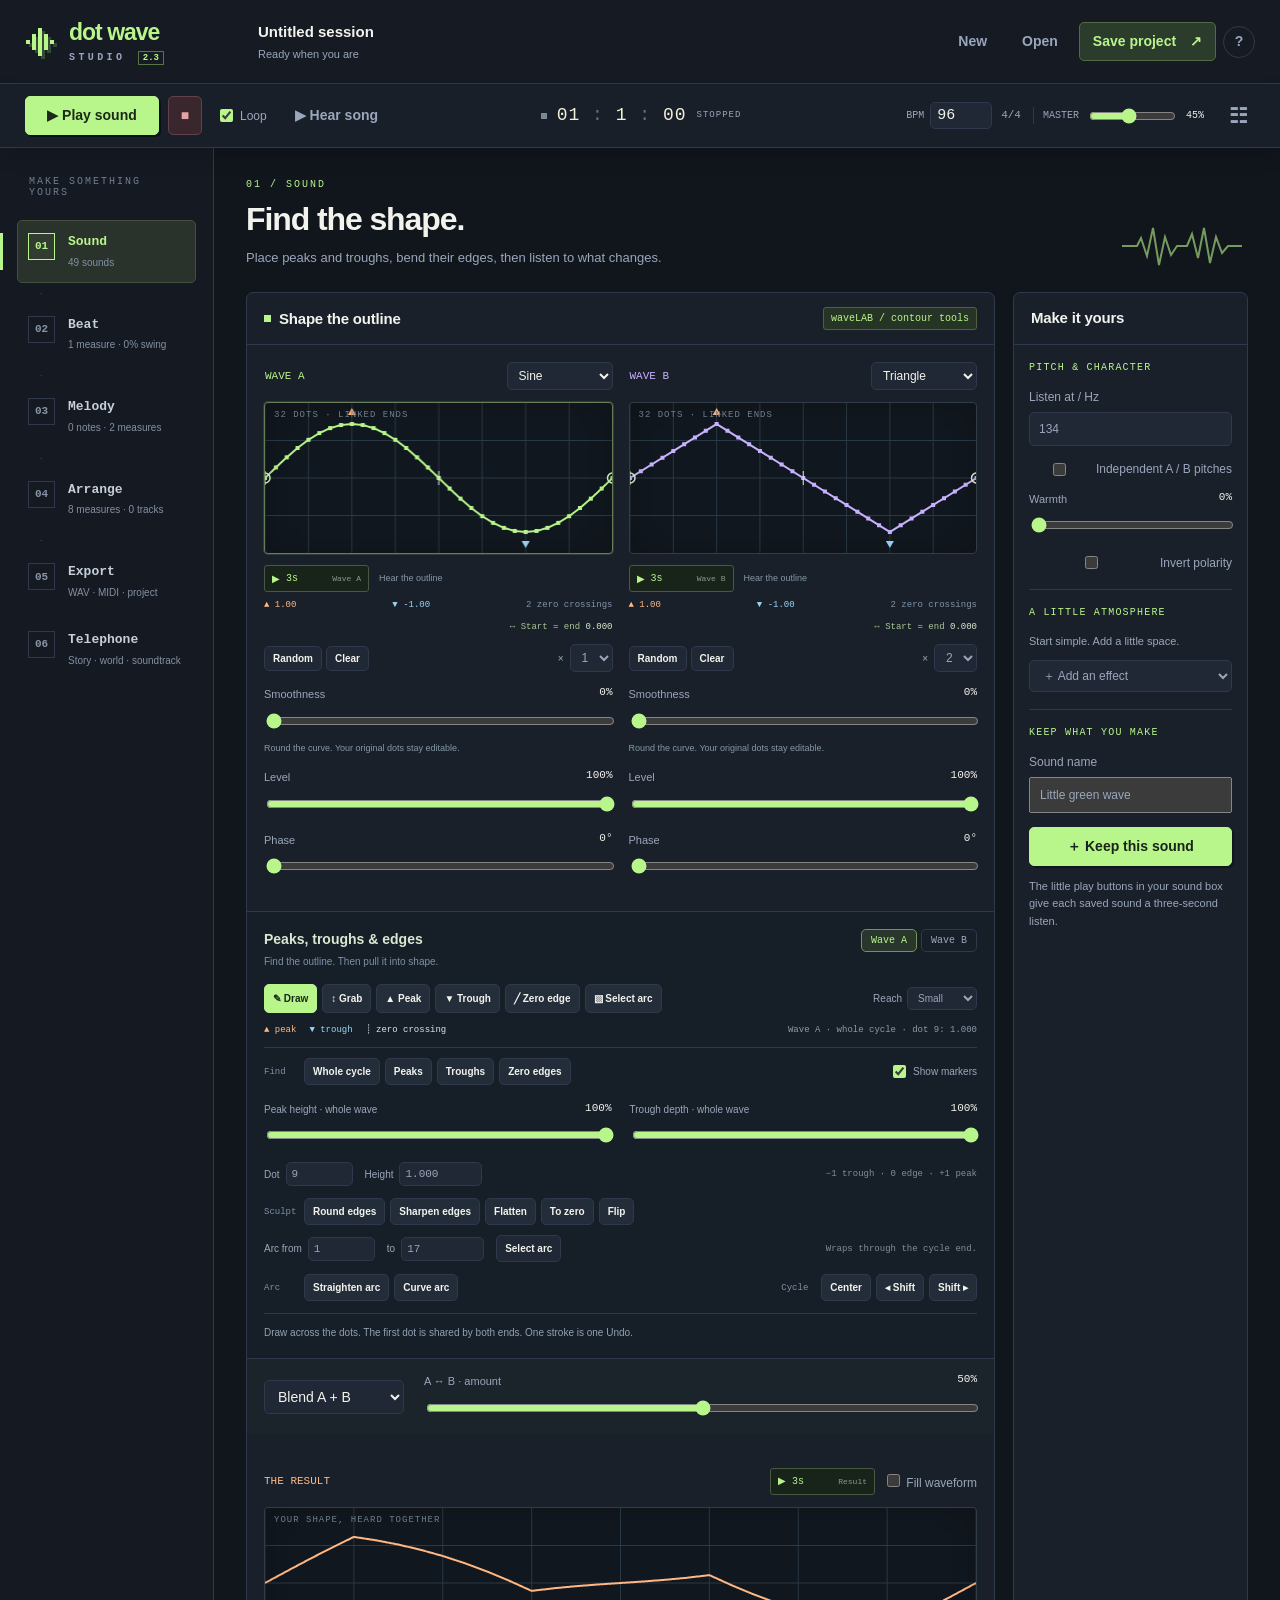
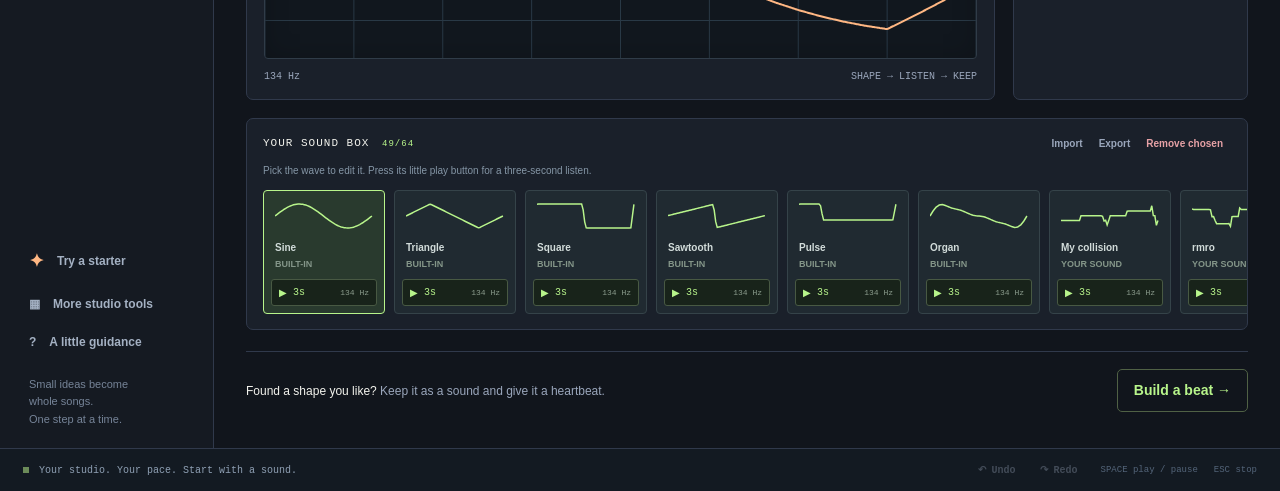
<file: studio.html>
<!doctype html>
<html lang="en">
<head>
<meta charset="utf-8">
<meta name="viewport" content="width=device-width,initial-scale=1">
<meta name="theme-color" content="#11151c">
<meta name="description" content="A little studio for big ideas. Draw a sound, build a beat, paint a melody, arrange a song, and keep what you make.">
<title>Dot Wave Studio 2 · Make something yours</title>
<link rel="stylesheet" href="./studio.css">
</head>
<body>
<div id="studio">
  <header class="topbar">
    <a href="#sound" class="brand" aria-label="Dot Wave Studio home">
      <svg class="brandmark" width="34" height="30" viewBox="0 0 34 30" aria-hidden="true"><path d="M1 13h4v4H1zm6-6h4v16H7zm6-6h4v28h-4zm6 6h4v16h-4zm6 6h4v4h-4z" fill="currentColor"/></svg>
      <span>dot wave<span class="brand-sub">STUDIO <b>2.3</b></span></span>
    </a>
    <div class="project-heading"><label class="sr-only" for="project-name">Project name</label><input id="project-name" value="Untitled session" maxlength="64" autocomplete="off"><span id="save-state">Ready when you are</span></div>
    <div class="file-actions"><button data-action="new" class="quiet">New</button><button data-action="open" class="quiet">Open</button><button data-action="save" class="small-primary">Save project <span class="keyhint">↗</span></button><button data-action="help" class="icon-button" aria-label="Studio guide">?</button></div>
  </header>
  <div class="transport" aria-label="Playback controls">
    <div class="transport-main"><button id="play" data-action="play" class="play-button">▶ <span>Play sound</span></button><button data-action="stop" class="stop-button" title="Stop all · Escape" aria-label="Stop all">■</button><label class="loop-control"><input type="checkbox" id="loop" checked>Loop</label><button id="song-play" data-action="song-play" class="quiet">▶ Hear song</button></div>
    <div class="clock"><span class="live-dot" id="live-dot"></span><span id="clock">01<span> : </span>1<span> : </span>00</span><small id="playing-scope">STOPPED</small></div>
    <div class="transport-settings"><label class="tempo">BPM<input type="number" id="bpm" min="40" max="240" value="96"></label><span class="meter" id="meter">4/4</span><label class="master">MASTER<input type="range" id="master" min="0" max="100" value="45" aria-label="Master listening volume"><output id="master-value">45%</output></label><button data-action="listen" class="quiet listen-button" title="Listening EQ">☷</button></div>
  </div>
  <div class="app-body">
    <nav class="workflow" aria-label="Music workflow" id="workflow"></nav>
    <main id="workspace" tabindex="-1"></main>
  </div>
  <footer class="statusbar"><div><span class="status-dot"></span><span id="status" role="status" aria-live="polite">Your studio. Your pace. Start with a sound.</span></div><div><button data-action="undo" id="undo" class="quiet" disabled>↶ Undo</button><button data-action="redo" id="redo" class="quiet" disabled>↷ Redo</button><span class="footer-key">SPACE play / pause</span><span class="footer-key">ESC stop</span></div></footer>
</div>
<input type="file" id="file-input" hidden accept=".json,.mid,.midi,.wav">
<dialog id="modal"><div id="modal-body"></div></dialog>
<div id="toast" role="status" aria-live="polite"></div>
<noscript>This studio needs JavaScript enabled to draw and play music.</noscript>
<script src="./doodle-bridge.js"></script>
<script src="./studio-app.js?v=telephone-embed"></script>
</body>
</html>
</file>
<file: public-world.css>
:root {
  color-scheme: dark;
  --paper: #101319;
  --line: #373b4b;
  --muted: #acaebb;
  --accent: #a9e972;
  --soft: #a9e9721c;
  --danger: #ffab94;
  background: #0b0d12;
  color: #ecebe7;
  font: 15px/1.55 system-ui, sans-serif;
}
* { box-sizing: border-box; }
body { margin: 0; }
[hidden] { display: none !important; }
a { color: inherit; text-underline-offset: .22em; }
a:hover { color: var(--accent); }
.site-header {
  display: flex;
  align-items: center;
  justify-content: space-between;
  gap: 14px 28px;
  padding: 16px clamp(16px, 4vw, 56px);
  border-bottom: 1px solid var(--line);
}
.site-header nav { display: flex; flex-wrap: wrap; gap: 8px 22px; font-size: 13px; }
.wordmark { color: var(--accent); font: 750 23px/1.1 monospace; text-decoration: none; }
main { width: min(100% - 32px, 1440px); margin: 0 auto 56px; }
.world-title { padding: clamp(26px, 5vw, 62px) 0 10px; }
.world-title h1 {
  margin: 0;
  font: 850 clamp(38px, 8vw, 108px)/.94 system-ui, sans-serif;
  letter-spacing: -.067em;
}
.world-title h1 span { color: var(--accent); }
.world-title p { max-width: 70ch; margin-bottom: 0; }
.save-note { color: var(--muted); font-size: 13px; }
.utility-card { background: var(--paper); border: 1px solid var(--line); border-radius: 9px; }
.button {
  display: inline-block;
  padding: 8px 12px;
  border: 1px solid var(--line);
  border-radius: 6px;
  font: inherit;
  color: inherit;
  background: #1b2029;
  text-decoration: none;
  cursor: pointer;
}
.button:hover { border-color: var(--accent); }
.button.primary { background: var(--accent); border-color: var(--accent); color: #172114; font-weight: 700; }
.button:focus-visible, input:focus-visible, select:focus-visible, textarea:focus-visible { outline: 2px solid var(--accent); outline-offset: 3px; }
.check-line { display: flex !important; align-items: center; }
.sr-only { position: absolute; width: 1px; height: 1px; overflow: hidden; clip-path: inset(50%); }
.moz-install[hidden] { display: none; }
.moz-stations { margin-top: 22px; }
.moz-station { min-height: 40px; }
.moz-frame { min-height: 460px; height: 76vh; }
.studio-panel { margin-top: 36px; padding: 20px 0 0; border-top: 1px solid var(--line); scroll-margin-top: 12px; }
.studio-panel-header { display: flex; flex-wrap: wrap; align-items: center; justify-content: space-between; gap: 12px 24px; }
.studio-panel-header h2 { margin: 0; font-size: clamp(28px, 4vw, 46px); line-height: 1.1; letter-spacing: -.045em; }
.studio-panel-header p { margin: 6px 0 0; color: var(--muted); }
.studio-panel-actions { display: flex; flex-wrap: wrap; align-items: center; gap: 10px 16px; }
#dot-studio-status { margin: 10px 0 0; }
#dot-studio-status:empty { margin: 0; }
.studio-panel iframe { display: block; width: 100%; height: clamp(560px, 83dvh, 1020px); margin-top: 14px; border: 1px solid var(--line); border-radius: 12px; background: var(--paper); }
@media (max-width: 620px) {
  .site-header { align-items: flex-start; flex-direction: column; }
  .site-header nav { gap: 8px 14px; }
  .moz-frame, .moz-frames { min-height: 480px; }
}
</file>
<file: mozcorp.css>
.moz-install{margin:22px 0}.moz-install h2{margin:0 0 8px}.moz-install p,.moz-note{font-size:12px;line-height:1.7;color:var(--muted,#767b70)}.moz-actions{display:flex;flex-wrap:wrap;gap:9px;margin:12px 0}.moz-actions .button{font-size:12px}.moz-stations{display:flex;flex-wrap:wrap;gap:7px;margin:22px 0 16px}.moz-station{font:inherit;font-size:12px;color:inherit;border:1px solid var(--line,#d4d8ca);border-radius:7px;background:transparent;padding:10px 12px;cursor:pointer}.moz-station:hover,.moz-station.active{background:var(--soft,#b8d69a26);border-color:var(--accent,#7c9b57)}.moz-station:focus-visible,.moz-frame:focus-visible{outline:3px solid var(--accent,#8ead62);outline-offset:3px}.moz-project{padding:18px!important}.moz-title-row{display:flex;align-items:center;justify-content:space-between;gap:18px}.moz-title-row label{display:flex;flex:1;flex-direction:column;gap:7px;font-size:10px;letter-spacing:.1em;color:var(--muted,#767b70)}.moz-title-row input{width:100%;font:inherit;font-size:17px;letter-spacing:0;border:1px solid var(--line,#d4d8ca);border-radius:5px;padding:10px 12px;background:var(--paper,transparent);color:inherit}.moz-title-row>span{font-size:11px;white-space:nowrap;color:var(--muted,#767b70)}.moz-shelf select{flex:1;min-width:180px;max-width:420px;font:inherit;font-size:12px;border:1px solid var(--line,#d4d8ca);border-radius:5px;background:var(--paper,transparent);color:inherit;padding:10px}.moz-status{font-size:13px;line-height:1.6;min-height:24px;margin:16px 0;overflow-wrap:anywhere}.moz-status[data-error="true"]{color:var(--danger,#a74a3d)}.moz-original{padding:14px 16px;border:1px solid var(--line,#d4d8ca);border-radius:7px;margin-bottom:16px}.moz-original p{font-size:12px;line-height:1.7;margin:0 0 12px;color:var(--muted,#767b70)}.moz-frames{position:relative;border:1px solid var(--line,#d4d8ca);border-radius:10px;overflow:hidden;background:#080a0d;min-height:560px}.moz-frame{display:block;width:100%;height:min(82vh,980px);min-height:560px;border:0;background:#080a0d}.moz-frame[hidden],.moz-workspace[hidden],.moz-original[hidden]{display:none}.moz-frame[inert]{opacity:.82}.moz-install progress{display:block;width:min(100%,560px);height:14px;accent-color:var(--accent,#7c9b57)}.moz-install progress[hidden]{display:none}.moz-actions button:disabled,.moz-station:disabled{cursor:default;opacity:.55}@media(max-width:780px){.moz-title-row{flex-direction:column;align-items:stretch;gap:10px}.moz-title-row>span{align-self:flex-start}.moz-actions>.button{flex:1 1 auto}.moz-shelf select{max-width:none;flex-basis:100%}.moz-stations{gap:6px}.moz-station{padding:9px 10px;font-size:11px}.moz-frame{height:80vh;min-height:620px}.moz-project{padding:13px!important}.moz-frames{border-radius:6px}}
.moz-frames[hidden],.moz-local-desk[hidden],.moz-project[hidden]{display:none}.moz-local-desk{padding:22px!important}.moz-local-desk h2{margin:0 0 14px}.moz-cloud-list{display:grid;gap:12px}.moz-cloud-slot{padding:14px!important}.moz-cloud-slot h3{margin:0;overflow-wrap:anywhere}.moz-upgrade-form{display:grid;gap:14px;max-width:900px}.moz-upgrade-form label{display:grid;gap:6px;font-size:12px}.moz-upgrade-form input:not([type=checkbox]),.moz-upgrade-form textarea,.moz-upgrade-form select{width:100%;box-sizing:border-box;font:inherit;line-height:1.55;padding:9px;color:inherit;background:var(--paper,transparent);border:1px solid var(--line,#d4d8ca);border-radius:5px}.moz-upgrade-form textarea{min-height:95px;resize:vertical}.moz-upgrade-form input[type=checkbox]{margin-right:8px}.moz-upgrade-actions{display:flex;gap:9px;flex-wrap:wrap;margin:14px 0}.moz-upgrade-actions button{font-size:12px}.moz-upgrade-card{padding:18px;border:1px solid var(--line,#d4d8ca);border-radius:7px;margin:18px 0;overflow-wrap:anywhere}.moz-upgrade-card h3{margin:0 0 10px}.moz-upgrade-note{font-size:12px;line-height:1.7;color:var(--muted,#767b70)}.moz-upgrade-card pre{white-space:pre-wrap;overflow-wrap:anywhere;font:inherit;font-size:12px;line-height:1.7}.moz-upgrade-error{color:var(--danger,#a74a3d)}.moz-local-desk details{margin:12px 0}.moz-local-desk summary{cursor:pointer}.moz-local-desk button:disabled{opacity:.55;cursor:default}.moz-upgrades h2{margin-bottom:12px}@media(max-width:780px){.moz-local-desk{padding:14px!important}.moz-upgrade-actions button{flex:1 1 auto}.moz-upgrade-form{max-width:100%}}
</file>
<file: dating.css>
:root {
  --dating-pink: #ffb5d4;
  --dating-coral: #ff9b87;
  --dating-panel: #1a151e;
  --dating-line: #504052;
  --dating-muted: #bdb1c0;
}
.dating-hero {
  display: grid;
  grid-template-columns: minmax(0, 1.22fr) minmax(250px, .78fr);
  align-items: stretch;
  gap: clamp(20px, 4vw, 64px);
  padding: clamp(24px, 5.5vw, 76px) 0 clamp(28px, 5.5vw, 76px);
}
.dating-hero-copy, .dating-room-title { overflow-wrap: anywhere; }
.dating-hero h1, .dating-room-title h1 {
  margin: 0;
  font: 850 clamp(42px, 8.4vw, 112px)/.93 system-ui, sans-serif;
  letter-spacing: -.075em;
}
.dating-hero h1 span, .dating-room-title h1 span { color: var(--dating-pink); }
.dating-hero-copy > p:not(.dating-eyebrow) { max-width: 45ch; font-size: clamp(17px, 1.8vw, 23px); }
.dating-eyebrow {
  margin: 0 0 12px;
  color: var(--dating-pink);
  font: 700 12px/1.4 monospace;
  text-transform: uppercase;
  letter-spacing: .115em;
}
.dating-prompt {
  display: flex;
  flex-direction: column;
  justify-content: end;
  min-height: 260px;
  padding: clamp(22px, 4vw, 50px);
  overflow: hidden;
  border: 1px solid #9a4667;
  border-radius: 16px;
  background: radial-gradient(ellipse at 97% 1%, #793d58, transparent 66%),
              linear-gradient(133deg, #362131, #201520 76%);
}
.dating-prompt h2 { margin: 0; max-width: 13ch; font: 750 clamp(27px, 4.15vw, 58px)/1.04 system-ui, sans-serif; letter-spacing: -.055em; }
.dating-actions { display: flex; flex-wrap: wrap; align-items: center; gap: 10px 16px; }
.button.dating-primary { background: var(--dating-pink); border-color: var(--dating-pink); color: #24121d; font-weight: 750; }
.button.dating-primary:hover { background: #ffd5e6; }
.button.dating-danger { color: #ffc2b9; border-color: #92545a; }
.button.dating-danger:hover { border-color: var(--dating-coral); }
.dating-room .button:focus-visible, .dating-room input:focus-visible, .dating-room textarea:focus-visible,
.dating-room select:focus-visible, .dating-room summary:focus-visible, .dating-hero a:focus-visible {
  outline: 2px solid var(--dating-pink); outline-offset: 3px;
}
.creative-world-title { border-top: 1px solid var(--line); padding: 22px 0 10px; }
.creative-world-title h2 { margin: 0; font-size: clamp(30px, 5vw, 60px); line-height: 1.05; letter-spacing: -.04em; }
.creative-world-title p { max-width: 70ch; margin-bottom: 0; }
.dating-room { max-width: 1040px; }
.dating-room-title { padding: clamp(28px, 6vw, 68px) 0 20px; }
.dating-room-title h1 { font-size: clamp(48px, 7vw, 86px); }
.dating-notice { margin: 0 0 16px; padding: 10px 13px; border-left: 3px solid var(--dating-pink); background: #231925; }
.dating-panel {
  padding: clamp(16px, 3vw, 28px);
  background: var(--dating-panel);
  border: 1px solid var(--dating-line);
  border-radius: 12px;
}
.dating-room h2, .dating-room h3 { margin: 0; line-height: 1.22; }
.dating-panel > p { max-width: 68ch; }
.dating-room details { margin-top: 20px; }
.dating-room summary { cursor: pointer; color: var(--dating-pink); }
.dating-form { display: grid; justify-items: start; gap: 12px; max-width: 650px; }
.dating-form label:not(.dating-check), .dating-form-row, .dating-form textarea { width: 100%; }
.dating-form-row { display: grid; grid-template-columns: 1fr 1fr; align-items: end; gap: 12px; }
.dating-form label, .dating-filter { display: block; font-weight: 650; }
.dating-form input:not([type="checkbox"]), .dating-form select, .dating-form textarea,
.dating-filter select, #dating-generated-key {
  display: block;
  width: 100%;
  margin-top: 4px;
  padding: 8px 10px;
  border: 1px solid var(--dating-line);
  border-radius: 6px;
  background: #110e15;
  color: inherit;
  font: inherit;
  font-weight: 450;
}
.dating-form textarea { resize: vertical; }
.dating-check { display: flex !important; gap: 8px; align-items: baseline; }
.dating-check input { accent-color: var(--dating-pink); }
.dating-muted { color: var(--dating-muted); font-size: .88em; font-weight: 450; }
.dating-room :disabled { cursor: not-allowed; opacity: .62; }
#dating-generated-key { margin: 10px 0; max-width: 42rem; font-family: monospace; }
#dating-sign-in { margin-top: 12px; max-width: 360px; }
.dating-nav, .dating-section-top { display: flex; justify-content: space-between; align-items: center; flex-wrap: wrap; gap: 12px; }
.dating-nav { margin-bottom: 12px; }
.dating-nav .button[aria-pressed="true"] { background: var(--dating-pink); color: #24121d; border-color: var(--dating-pink); }
.dating-cards { display: grid; grid-template-columns: repeat(auto-fit, minmax(min(100%, 255px), 1fr)); gap: 12px; }
.dating-card {
  display: grid;
  align-content: start;
  gap: 8px;
  min-width: 0;
  padding: 16px;
  border: 1px solid var(--dating-line);
  border-radius: 9px;
  background: #221925;
  overflow-wrap: anywhere;
}
.dating-card p { margin: 0; white-space: pre-wrap; }
.dating-card blockquote { margin: 2px 0 6px; color: var(--dating-pink); }
.dating-card .dating-actions { align-self: end; gap: 8px; }
.dating-account { border-top: 1px solid var(--dating-line); padding-top: 16px; }
.dating-conversation { margin-top: 20px; border-top: 1px solid var(--dating-line); padding-top: 16px; }
#dating-messages { display: grid; gap: 8px; padding: 0; list-style: none; }
#dating-messages li { max-width: min(100%, 620px); width: fit-content; padding: 8px 12px; background: #2b2230; border-radius: 8px; }
#dating-messages li.mine { justify-self: end; background: #4a273a; }
#dating-messages li p { margin: 3px 0 0; white-space: pre-wrap; overflow-wrap: anywhere; }
#dating-report { max-width: min(420px, calc(100vw - 32px)); color: inherit; }
#dating-report::backdrop { background: #0b0710bd; }
@media (max-width: 700px) {
  .dating-hero { grid-template-columns: 1fr; }
  .dating-prompt { min-height: 0; }
  .dating-prompt h2 { max-width: 22ch; }
}
@media (max-width: 420px) {
  .dating-form-row { grid-template-columns: 1fr; }
}
</file>
<file: switchboard.css>
.dating-hero-copy { align-self: center; }
.switchboard {
  align-self: start;
  min-width: 0;
  overflow: hidden;
  border: 1px solid #9a4667;
  border-radius: 16px;
  background: #221620;
}
.switchboard-photo {
  display: block;
  width: 100%;
  height: auto;
  aspect-ratio: 8 / 5;
  object-fit: cover;
}
.switchboard-card { padding: clamp(18px, 3vw, 32px); }
.switchboard-card h2 {
  margin: 0 0 18px;
  font-size: clamp(23px, 2.8vw, 39px);
  line-height: 1.1;
  letter-spacing: -.04em;
}
.switchboard-card .button:focus-visible, .transmission-starter:focus-visible {
  outline: 2px solid var(--dating-pink);
  outline-offset: 3px;
}
#icebreaker-copy-field {
  width: 100%;
  padding: 8px 10px;
  border: 1px solid var(--dating-line);
  border-radius: 6px;
  background: #110e15;
  color: inherit;
  font: inherit;
}
.transmission-starters {
  display: grid;
  grid-template-columns: repeat(auto-fit, minmax(min(100%, 240px), 1fr));
  gap: 12px;
  margin: 18px 0 0;
  padding: 0;
  list-style: none;
}
.transmission-starter {
  display: flex;
  flex-direction: column;
  gap: 6px;
  height: 100%;
  padding: 14px 16px;
  border: 1px solid var(--line);
  border-radius: 9px;
  background: var(--paper);
  color: inherit;
  text-decoration: none;
}
.transmission-starter strong { color: var(--dating-pink); }
.transmission-starter span { color: var(--muted); }
.transmission-starter:hover { border-color: var(--dating-pink); }
</file>
<file: studio.css>
:root{color-scheme:dark;--bg:#11151c;--panel:#1a202a;--panel2:#202735;--line:#30394b;--muted:#9aa6bb;--ink:#f3f3ed;--green:#b8f58b;--purple:#c7b1ff;--orange:#ffb783;--pink:#f4a8c7;--blue:#99d4f8;--accent:var(--green);font:14px/1.5 'Segoe UI',Arial,sans-serif}
*{box-sizing:border-box}body{margin:0;background:var(--bg);color:var(--ink)}button,input,select,textarea{font:inherit;color:inherit}button,select,input[type=number],input[type=text],textarea{border:1px solid var(--line);background:var(--panel2);border-radius:5px}button{cursor:pointer;padding:8px 13px;white-space:nowrap;font-weight:600;transition:background .12s,color .12s,transform .12s}button:hover{background:#303b4c;border-color:#65738a}button:active{transform:translateY(1px)}button:disabled{opacity:.35;cursor:default;transform:none}button:focus-visible,input:focus-visible,select:focus-visible,[tabindex]:focus-visible{outline:2px solid var(--accent);outline-offset:3px}input,select{padding:7px 9px;min-width:0}input[type=range]{padding:0;accent-color:var(--accent);height:20px;vertical-align:middle;cursor:pointer;min-width:40px}input[type=checkbox]{accent-color:var(--accent)}label{color:var(--muted);font-size:12px}h1,h2,h3,p{margin:0}h1{font-size:32px;letter-spacing:-1.1px;font-weight:650;line-height:1.15}h2{font-size:15px;letter-spacing:-.2px}h3{font-size:13px}small{color:var(--muted)}a{color:var(--green);text-underline-offset:3px}.sr-only{position:absolute;width:1px;height:1px;padding:0;margin:-1px;overflow:hidden;clip:rect(0,0,0,0);border:0}.mono,.eyebrow,.brand-sub,.clock,.step-number,.step-label,.scope-tag,.statusbar,.chip,.axis-label,.meter{font-family:Consolas,'Courier New',monospace}.topbar{height:84px;display:flex;align-items:center;padding:0 25px;gap:28px;border-bottom:1px solid var(--line);background:#151a23}.brand{display:flex;align-items:center;gap:10px;min-width:205px;color:var(--green);text-decoration:none;font-size:23px;font-weight:700;letter-spacing:-1px;line-height:1.12}.brandmark{filter:drop-shadow(3px 3px 0 #334932)}.brand-sub{display:block;font-size:10px;letter-spacing:3.4px;color:var(--muted);margin-top:6px}.brand-sub b{font-size:9px;letter-spacing:0;color:var(--green);border:1px solid #567545;padding:1px 4px;margin-left:3px}.project-heading{flex:1;min-width:120px;display:flex;flex-direction:column;gap:3px}.project-heading input{padding:0;background:transparent;border:0;border-radius:0;font-weight:600;font-size:15px;width:100%;max-width:350px;outline-offset:5px}.project-heading span{font-size:11px;color:var(--muted)}.file-actions{display:flex;gap:7px;align-items:center}.quiet{background:transparent;border-color:transparent;color:var(--muted)}.small-primary{background:#2c3c2c;border-color:#536a43;color:var(--green)}.keyhint{margin-left:10px}.icon-button{width:32px;height:32px;padding:0;border-radius:50%;color:var(--muted);background:transparent}.transport{height:64px;padding:0 25px;display:flex;align-items:center;justify-content:space-between;gap:16px;background:#191f29;border-bottom:1px solid var(--line);position:sticky;top:0;z-index:15;box-shadow:0 8px 18px #0002}.transport-main,.transport-settings{display:flex;align-items:center;gap:9px}.play-button{background:var(--green);border-color:var(--green);color:#1b2917;min-width:134px;box-shadow:2px 2px 0 #0007}.play-button:hover{background:#d3ffb0;border-color:#d3ffb0}.stop-button{color:#e3a3a3;background:#3a272d;border-color:#64404b;width:34px;padding:8px 0}.loop-control{display:flex;align-items:center;gap:4px;margin:0 5px}.clock{display:flex;align-items:center;gap:10px;font-size:18px;letter-spacing:1px;color:#f1efd9}.clock span span{color:#626f85}.clock small{font-size:9px;letter-spacing:1px;min-width:61px}.live-dot,.status-dot{width:6px;height:6px;background:#788997;display:inline-block}.live-dot.on{background:var(--green);box-shadow:0 0 10px #b8f58b66}.tempo{display:flex;align-items:center;gap:6px;font:10px Consolas,monospace}.tempo input{width:62px;padding:4px 6px;font-size:15px;color:var(--ink)}.meter{font-size:11px;color:var(--muted);border-right:1px solid var(--line);padding-right:12px}.master{display:flex;align-items:center;gap:8px;font:10px Consolas,monospace}.master input{width:87px}.master output{min-width:27px;color:var(--ink)}.listen-button{padding:6px;font-size:21px}.app-body{display:grid;grid-template-columns:214px minmax(0,1fr);min-height:calc(100vh - 191px)}.workflow{border-right:1px solid var(--line);padding:28px 17px 20px;background:#151a22;display:flex;flex-direction:column;gap:5px}.workflow .nav-title{font:10px Consolas,monospace;letter-spacing:2px;color:#6f7d92;padding:0 12px 17px}.workflow button{display:flex;gap:13px;text-align:left;border:1px solid transparent;border-radius:5px;background:transparent;padding:12px 10px;white-space:normal;position:relative;align-items:flex-start}.workflow button:hover{background:#222a35}.workflow button.active{background:#29332b;border-color:#43503c}.workflow button.active:before{content:'';width:3px;position:absolute;top:12px;bottom:12px;left:-18px;background:var(--accent)}.step-number{display:grid;place-items:center;flex-shrink:0;width:27px;height:27px;border:1px solid var(--line);color:#8794a8;font-size:11px}.active .step-number{border-color:var(--accent);color:var(--accent);background:#b8f58b0c}.step-label{display:block;color:#c6cfda;font-size:13px;font-weight:700;line-height:1.2;margin-top:1px}.active .step-label{color:var(--accent)}.step-detail{font-size:10px;color:#8390a3;font-weight:400;display:block;margin-top:5px}.workflow .trail{padding:0 23px;height:10px;color:#3d4857;font:10px Consolas}.nav-bottom{margin-top:auto;padding-top:40px}.nav-bottom p{font-size:11px;color:#768498;margin:15px 12px 0;line-height:1.6}.nav-bottom button{font-size:12px;padding:9px 11px;color:#a4b1c3;width:100%;align-items:center}.nav-star{color:var(--orange);font-size:18px}#workspace{padding:29px 32px 36px;min-width:0;max-width:1600px;width:100%;margin:auto}.stage-heading{display:flex;justify-content:space-between;align-items:flex-end;margin-bottom:25px;gap:20px}.eyebrow{color:var(--accent);font-size:10px;letter-spacing:2px;display:block;margin-bottom:9px}.stage-heading p{color:var(--muted);margin-top:10px;font-size:13px;max-width:580px}.stage-heading .decor-wave{color:var(--accent);width:120px;opacity:.6;margin:0 6px 0 20px}.stage-content{display:grid;grid-template-columns:minmax(0,1fr) 235px;gap:18px}.stage-content.single{grid-template-columns:1fr}.panel{border:1px solid var(--line);background:var(--panel);border-radius:7px;overflow:hidden}.panel-head{padding:14px 17px;display:flex;align-items:center;justify-content:space-between;gap:10px;border-bottom:1px solid var(--line)}.panel-head h2{display:flex;align-items:center;gap:8px}.panel-head small{font:10px Consolas,monospace}.panel-body{padding:17px}.dot{display:inline-block;width:7px;height:7px;background:var(--accent)}.chip{border:1px solid #4e6141;color:var(--green);background:#263425;padding:3px 7px;font-size:10px;border-radius:3px}.split{display:grid;grid-template-columns:1fr 1fr;gap:16px}.stack{display:flex;flex-direction:column;gap:16px}.control-row{display:flex;align-items:center;gap:10px;flex-wrap:wrap}.control-row label{display:flex;align-items:center;gap:7px}.control-row select{max-width:180px}.field{display:flex;flex-direction:column;gap:6px;margin-bottom:14px}.field input,.field select{width:100%}.range-field{display:grid;grid-template-columns:1fr auto;gap:6px;margin-bottom:16px}.range-field label{font-size:11px}.range-field output{font:11px Consolas,monospace;color:var(--ink)}.range-field input{grid-column:1/-1;width:100%}.field-inline{display:flex;gap:7px;align-items:center}.field-inline input{flex:1;min-width:0;width:90px}.subtle{color:var(--muted);font-size:11px;line-height:1.6}.tiny{font-size:10px}.primary{background:var(--accent);color:#19241a;border-color:var(--accent);box-shadow:2px 2px 0 #0005}.primary:hover{background:#d8ffc1;border-color:#d8ffc1}.button-full{width:100%;text-align:center}.secondary{border-color:#485769;background:#27313e}.danger{color:#e6a1a6}.wave-frame{position:relative;background:#11171e;border:1px solid #303c48;border-radius:4px;margin:12px 0;overflow:hidden}.wave-frame:after{content:'';position:absolute;inset:0;pointer-events:none;box-shadow:inset 0 0 24px #0003}.wave-frame canvas{display:block;width:100%;height:150px;touch-action:none;cursor:crosshair}.wave-frame.result canvas{height:150px;cursor:default}.wave-frame .wave-caption{position:absolute;left:9px;top:7px;font:9px Consolas,monospace;letter-spacing:1px;color:#738294;pointer-events:none}.wave-tools{display:flex;gap:4px}.wave-tools button{padding:4px 8px;font-size:10px}.voice-title{font:11px Consolas,monospace;color:var(--green)}.voice-title.b{color:var(--purple)}.sound-voice select{padding:5px 7px;max-width:135px;font-size:12px}.voice-meta{display:flex;justify-content:space-between;gap:8px;align-items:center}.voice-meta label{display:flex;gap:6px;align-items:center;font-size:10px}.voice-meta input{width:70px}.blend-strip{display:grid;grid-template-columns:140px 1fr;gap:20px;align-items:center;padding:14px 17px;border-top:1px solid var(--line);background:#1b232b}.blend-strip select{width:100%}.blend-strip .range-field{margin:0}.result-head{display:flex;align-items:center;justify-content:space-between;gap:8px;margin-top:17px}.result-head h3{font:11px Consolas,monospace;color:var(--orange)}.result-meta{display:flex;justify-content:space-between;margin-top:8px;font:10px Consolas,monospace;color:var(--muted)}.inspector .panel-body{padding:17px 15px}.inspector .caption{font:10px Consolas,monospace;color:var(--accent);letter-spacing:1.2px;margin-bottom:15px}.inspector hr{border:0;border-top:1px solid var(--line);margin:17px 0}.effect-list{display:flex;flex-direction:column;gap:7px;margin-bottom:9px}.effect-item{padding:8px 9px;background:#242c3b;border:1px solid #3a4357;display:flex;align-items:center;gap:8px;border-radius:4px;font-size:11px}.effect-item span{flex:1}.effect-item button{padding:0 4px;color:var(--muted);background:transparent;border:0}.shelf{margin-top:18px}.shelf-head{display:flex;justify-content:space-between;align-items:center;padding:13px 16px 0;gap:10px}.shelf-head h2{font:11px Consolas,monospace;letter-spacing:1px}.shelf-head .quiet{padding:3px 7px;font-size:10px}.shelf-tiles{padding:12px 16px 15px;display:flex;gap:9px;overflow:auto;min-height:105px}.sound-tile,.pattern-tile{flex:0 0 122px;background:#202a31;border:1px solid #354349;border-radius:4px;padding:9px 11px;color:#d2dcda;cursor:pointer;text-align:left;position:relative;overflow:hidden}.sound-tile.selected{border-color:var(--green);background:#293a2e}.sound-tile svg{width:100%;height:30px;display:block;margin-bottom:9px}.sound-tile strong,.pattern-tile strong{display:block;overflow:hidden;text-overflow:ellipsis;font-size:10px;white-space:nowrap}.sound-tile small,.pattern-tile small{display:block;font-size:9px;color:#849689;margin-top:3px}.pattern-tile{background:#2d293d;border-color:#51465f;min-height:72px;flex-basis:155px}.pattern-tile small{color:#aa9dbe}.pattern-tile.beat{background:#362b29;border-color:#674c41}.pattern-tile .pattern-icon{font:13px Consolas,monospace;letter-spacing:3px;color:var(--purple);display:block;margin:1px 0 8px}.pattern-tile.beat .pattern-icon{color:var(--orange)}.empty-shelf{display:flex;align-items:center;color:#77889b;font-size:12px;padding:8px 0}.stage-next{margin-top:21px;padding:17px 0 0;border-top:1px solid var(--line);display:flex;align-items:center;justify-content:space-between;gap:18px}.stage-next p{font-size:12px;color:var(--muted)}.stage-next p b{color:var(--ink);font-weight:500}.next-button{background:transparent;border-color:#506145;color:var(--green);padding:10px 16px}.next-button:hover{background:#273526}.section-title{font:11px Consolas,monospace;letter-spacing:.6px;color:var(--muted);margin:19px 0 10px}.beat-grid{padding:16px;overflow:auto}.beat-ruler,.beat-row{display:grid;grid-template-columns:98px repeat(var(--steps),minmax(25px,1fr));gap:5px;min-width:585px}.beat-ruler{margin-bottom:8px;font:9px Consolas,monospace;color:#68798f;text-align:center}.beat-row{margin-bottom:9px}.drum-name{display:flex;align-items:center;gap:7px;padding-right:7px}.drum-name button{font-size:11px;padding:5px 0;flex:1;text-align:left;border:0;background:transparent;color:#b7c3d2}.drum-name .mute{font:9px Consolas,monospace;padding:2px 4px;border:1px solid #454e5e;flex:0}.drum-name.selected button{color:var(--orange)}.step-pad{height:37px;border-radius:3px;background:#252e3a;border-color:#36404e;padding:0;position:relative;min-width:0}.step-pad:nth-child(4n + 2){border-left:2px solid #6a6c72}.step-pad.on{background:var(--orange);border-color:#c08c68;color:#32241d;box-shadow:0 2px 0 #633f2f}.step-pad.soft{background:#6b594d;border-color:#967153}.step-pad.playhead{outline:2px solid var(--ink);outline-offset:1px}.step-pad span{width:4px;height:4px;display:inline-block;background:currentColor;opacity:.6}.beat-footer{padding:11px 16px;border-top:1px solid var(--line);display:flex;align-items:center;justify-content:space-between;gap:10px;font-size:10px;color:#7e8fa4}.segments{display:flex;gap:5px}.segments button{padding:6px 10px;font-size:11px}.segments button.active{background:#514039;border-color:#9d785e;color:var(--orange)}.part-tabs{display:flex;gap:0;border-bottom:1px solid var(--line);background:#161d27;overflow:auto}.part-tabs button{flex:1;border:0;border-radius:0;background:transparent;color:var(--muted);padding:12px 7px;font-size:12px;border-bottom:2px solid transparent}.part-tabs button.active{border-color:var(--purple);color:var(--purple);background:#262235}.part-tabs small{font:9px Consolas,monospace;margin-left:8px;opacity:.7}.editor-toolbar{display:flex;flex-wrap:wrap;gap:8px;padding:10px 14px;border-bottom:1px solid var(--line);align-items:center}.editor-toolbar button{font-size:10px;padding:5px 8px}.editor-toolbar .active{background:#403450;color:var(--purple);border-color:#9b80bc}.editor-toolbar label{display:flex;align-items:center;gap:6px;font-size:10px}.editor-toolbar select{padding:4px;font-size:10px}.toolbar-divider{height:17px;width:1px;background:var(--line);margin:0 3px}.piano-scroll,.timeline-scroll{overflow:auto;position:relative;max-height:390px;background:#141a23;scrollbar-color:#48556c #1a2029}.piano-paper{position:relative;user-select:none;touch-action:none;min-width:690px}.piano-ruler{height:28px;position:sticky;top:0;z-index:6;background:#1f2836;border-bottom:1px solid #3c485b;display:flex;margin-left:49px;color:#8292a8;font:10px Consolas,monospace;cursor:pointer}.piano-ruler span{padding:6px 9px;border-left:1px solid #44546a;flex:none}.piano-row{height:21px;border-bottom:1px solid #263243;background-color:#1b2430;position:relative;margin-left:49px}.piano-row.black{background-color:#17202b}.piano-row.root{background-color:#282b3b}.piano-row:before{content:attr(data-name);position:absolute;right:100%;top:0;bottom:0;width:49px;display:flex;align-items:center;justify-content:center;background:#232b38;border-bottom:1px solid #374154;font:9px Consolas,monospace;color:#a8b6c7;z-index:4}.piano-row.black:before{background:#101721;color:#6b7c91}.piano-row.root:before{color:var(--purple)}.piano-row{background-image:linear-gradient(to right,#39485a 1px,transparent 1px),linear-gradient(to right,#29394a 1px,transparent 1px);background-size:var(--bar-width) 100%,var(--cell-width) 100%}.note{position:absolute;height:18px;background:var(--purple);border:1px solid #e8d9ff;border-radius:3px;color:#241d34;z-index:3;cursor:grab;min-width:5px;box-shadow:0 1px 0 #0006;top:0;overflow:hidden;font:9px Consolas,monospace;padding:1px 5px;text-align:left;touch-action:none}.note.selected{background:#ece1ff;outline:2px solid #ddc5ff;outline-offset:1px;z-index:5}.note .note-grip{position:absolute;right:0;top:0;height:100%;width:8px;border-left:2px dotted #70598e;cursor:ew-resize}.note.ghost{opacity:.3}.selection-box{position:absolute;background:#c7b1ff22;border:1px solid var(--purple);pointer-events:none;z-index:10}.editor-hint{font-size:10px;color:#8090a6;padding:9px 14px;border-top:1px solid var(--line);display:flex;justify-content:space-between;gap:12px}.piano-key-row{display:flex;gap:2px;padding:12px 14px;background:#161e28}.piano-key-row button{height:41px;flex:1;min-width:15px;padding:4px 0;font:9px Consolas,monospace;background:#d5d9d9;color:#283341;border-color:#e1e5e1;border-radius:0 0 3px 3px}.piano-key-row button.black{background:#313a49;color:#acb8c9;border-color:#525d6f;height:30px}.chord-buttons{display:grid;grid-template-columns:repeat(4,1fr);gap:5px;margin:10px 0}.chord-buttons button{font:11px Consolas,monospace;padding:7px 2px}.timeline{position:relative;min-width:760px;user-select:none;touch-action:none}.timeline-ruler{margin-left:130px;height:30px;display:flex;background:#202937;position:sticky;top:0;z-index:8;cursor:crosshair}.timeline-ruler span{flex:none;border-left:1px solid #4b5870;padding:6px 8px;font:10px Consolas,monospace;color:#8ea0b6}.timeline-row{height:70px;border-top:1px solid #303b4b;display:flex;position:relative}.track-heading{position:sticky;left:0;z-index:7;width:130px;flex:none;padding:10px 12px;background:#1f2733;border-right:1px solid #414a5b}.track-heading strong{display:block;font-size:10px;white-space:nowrap;overflow:hidden;text-overflow:ellipsis;font-weight:500}.track-heading small{display:block;font:9px Consolas,monospace;color:#7d8a9f;margin-top:7px}.track-heading button{padding:0 4px;font-size:9px;background:transparent;border-color:#4c586a;margin-left:5px;line-height:16px}.track-lane{position:relative;flex:1;background-image:linear-gradient(to right,#354253 1px,transparent 1px),linear-gradient(to right,#222d3d 1px,transparent 1px);background-size:var(--bar-width) 100%,calc(var(--bar-width)/4) 100%;background-color:#17202b;overflow:hidden}.song-clip{position:absolute;top:8px;height:53px;background:#55486b;border:1px solid #a790cc;color:#e0cfff;border-radius:4px;padding:6px 8px;text-align:left;touch-action:none;overflow:hidden;cursor:grab;min-width:12px}.song-clip.beat{background:#5d4539;border-color:#b28c6a;color:#f3cda8}.song-clip.audio{background:#345b5d;border-color:#7ca9a5;color:#b7e3e0}.song-clip.wave{background:#3a5940;border-color:#8dbb80;color:#d0efc5}.song-clip.selected{outline:2px solid #f2edd9;outline-offset:1px;z-index:3}.song-clip strong{font-size:10px;white-space:nowrap;display:block;overflow:hidden;text-overflow:ellipsis}.song-clip svg{height:20px;display:block;width:100%;opacity:.75;margin-top:3px}.song-clip .clip-grip{position:absolute;right:0;top:0;bottom:0;width:9px;background:#ffffff12;cursor:ew-resize;border-left:1px dashed #ddd6}.song-cursor{position:absolute;top:0;bottom:0;width:1px;background:var(--green);z-index:6;pointer-events:none}.song-cursor:before{content:'';position:absolute;top:0;left:-4px;border-top:7px solid var(--green);border-left:4px solid transparent;border-right:4px solid transparent}.melody-playhead{position:absolute;top:28px;bottom:0;background:#fff9;width:1px;z-index:6;pointer-events:none}.timeline-empty{padding:37px;text-align:center;color:#8091a8;font-size:12px;border-top:1px solid var(--line);min-width:400px}.inspector-empty{padding:12px 0;font-size:12px;color:#8595aa;line-height:1.7}.stats-row{display:flex;gap:23px;margin:18px 0 24px}.stat strong{font:26px Consolas,monospace;color:var(--ink)}.stat small{display:block;font:9px Consolas,monospace;letter-spacing:1px;margin-top:5px}.export-options{display:grid;grid-template-columns:1fr 1fr;gap:13px}.export-card{padding:19px;border:1px solid var(--line);background:#1d2530;border-radius:5px;min-height:167px;display:flex;flex-direction:column;align-items:flex-start;gap:9px}.export-card .format{font:11px Consolas,monospace;color:var(--accent);letter-spacing:1px}.export-card h3{font-size:15px;font-weight:600}.export-card p{font-size:11px;color:var(--muted);line-height:1.6;flex:1}.export-card button{font-size:11px;padding:6px 10px}.export-card.featured{background:#253126;border-color:#526c43}.review-wave{height:94px;background:#121b1b;border:1px solid #334337;margin:15px 0;position:relative;overflow:hidden}.review-wave canvas{width:100%;height:100%;display:block}.review-wave span{position:absolute;left:12px;top:9px;color:#88a17e;font:9px Consolas,monospace}.statusbar{min-height:43px;padding:7px 23px;display:flex;gap:15px;align-items:center;justify-content:space-between;background:#131a22;border-top:1px solid var(--line);font-size:10px;color:#8fa0b4}.statusbar>div{display:flex;align-items:center;gap:10px}.status-dot{background:#6b8b59;flex:none}.statusbar button{font-size:10px;padding:3px 6px}.footer-key{color:#54657a;font-size:9px;margin-left:6px}#toast{position:fixed;bottom:58px;left:50%;transform:translate(-50%,20px);background:#d3e8c1;color:#1e2c1a;padding:12px 20px;max-width:min(90vw,600px);font-size:12px;border:1px solid #ecffdb;box-shadow:5px 5px 0 #0006;border-radius:4px;opacity:0;pointer-events:none;z-index:50;transition:all .15s}#toast.visible{opacity:1;transform:translate(-50%,0)}dialog{width:min(640px,calc(100vw - 28px));max-height:85vh;overflow:auto;color:var(--ink);background:#1a222e;border:1px solid #58657d;border-radius:8px;padding:0;box-shadow:12px 15px 0 #0005}dialog::backdrop{background:#070b12ba;backdrop-filter:blur(3px)}.modal-head{display:flex;align-items:center;justify-content:space-between;padding:20px 24px;border-bottom:1px solid var(--line)}.modal-head h2{font-size:20px}.modal-content{padding:21px 24px}.modal-content p{font-size:12px;color:#adbacb;line-height:1.8;margin-bottom:13px}.modal-content ul{padding-left:20px;font-size:12px;color:#adbacb;line-height:1.9}.modal-content .shortcut{display:flex;justify-content:space-between;border-bottom:1px solid var(--line);padding:6px 0;font-size:12px}.modal-content .shortcut code{color:var(--green)}.modal-actions{padding:15px 24px;border-top:1px solid var(--line);display:flex;justify-content:flex-end;gap:8px}.eq-grid{display:grid;grid-template-columns:repeat(5,1fr);gap:13px}.eq-grid label{display:flex;flex-direction:column;gap:7px;text-align:center;font-size:10px}.eq-grid input{width:100%}.recovery-banner{background:#2b3428;border:1px solid #596449;border-radius:5px;margin-bottom:17px;padding:12px 15px;display:flex;align-items:center;gap:12px;font-size:12px}.recovery-banner span{flex:1}.recovery-banner button{padding:5px 9px;font-size:11px}.busy{color:var(--orange)}.visually-muted{opacity:.4}.mini-badge{display:inline-block;font:9px Consolas,monospace;color:var(--green);margin-left:5px}.mobile-only{display:none}
@media(min-width:1500px){#workspace{padding:38px 45px}.stage-content{grid-template-columns:minmax(0,1fr) 270px}.wave-frame canvas{height:185px}.wave-frame.result canvas{height:180px}.piano-scroll{max-height:460px}}
@media(max-width:1150px){.topbar{gap:15px;padding:0 18px}.brand{min-width:180px}.clock{display:none}.stage-content{grid-template-columns:minmax(0,1fr) 210px}.app-body{grid-template-columns:175px minmax(0,1fr)}.workflow{padding:25px 10px}.workflow button{gap:8px}.workflow button.active:before{left:-11px}#workspace{padding:26px 22px}.stage-heading .decor-wave{width:76px}.footer-key{display:none}.transport{padding:0 18px}.master input{width:65px}.stage-heading h1{font-size:28px}.wave-frame canvas{height:130px}.split{gap:12px}}
@media(max-width:950px){.stage-content{grid-template-columns:1fr}.inspector{display:grid;grid-template-columns:1fr}.inspector .panel-body{display:grid;grid-template-columns:1fr 1fr;gap:0 20px}.inspector .caption,.inspector hr,.inspector .subtle,.inspector .button-full,.inspector .effect-list,.inspector .field-inline,.inspector .chord-buttons,.inspector .inspector-empty,.inspector .control-row{grid-column:1/-1}.inspector .field{margin-bottom:10px}.inspector .panel-head{padding:11px 15px}.project-heading{max-width:250px}.file-actions .quiet{padding:7px}.transport-settings{gap:5px}.master{font-size:0}.master output{font-size:10px}.brand{min-width:166px}.brand-sub{letter-spacing:2.4px}.brand{font-size:21px}.topbar{gap:14px}.step-detail{font-size:9px}.workflow .step-label{font-size:12px}.app-body{grid-template-columns:164px minmax(0,1fr)}.workflow button{padding:11px 6px}.nav-bottom p{display:none}.stage-heading{margin-bottom:20px}.stage-next{align-items:flex-start}.stage-next p{font-size:11px}.export-options{gap:11px}}
@media(max-width:700px){.topbar{height:auto;min-height:84px;flex-wrap:wrap;gap:10px;padding:15px}.brand{min-width:150px;flex:1}.project-heading{order:3;flex:0 0 100%;max-width:none;flex-direction:row;align-items:center;gap:10px;border-top:1px solid var(--line);padding-top:10px}.project-heading input{font-size:12px;flex:1;width:140px}.project-heading span{font-size:9px;text-align:right}.file-actions{gap:3px}.file-actions button{padding:5px 7px;font-size:10px}.file-actions .icon-button{width:25px;height:25px;padding:0}.keyhint{display:none}.transport{height:auto;min-height:101px;flex-wrap:wrap;padding:11px 15px;gap:10px}.transport-main{width:100%;gap:6px}.transport-settings{width:100%;gap:12px}.play-button{padding:7px 9px;min-width:115px;font-size:11px}.stop-button{padding:6px 0}.loop-control{font-size:10px}.transport-main>.quiet{margin-left:auto;font-size:11px}.master{font-size:9px;flex:1}.master input{flex:1;width:80px}.listen-button{margin-left:auto}.tempo input{font-size:12px;width:55px}.app-body{display:block;min-height:0}.workflow{padding:10px 12px 0;display:grid;grid-template-columns:repeat(5,minmax(0,1fr));gap:4px;border-right:0;border-bottom:1px solid var(--line);background:#151a22}.workflow .nav-title,.workflow .trail,.nav-bottom{display:none}.workflow button{padding:9px 0 11px;display:flex;flex-direction:column;align-items:center;gap:8px;border:0;border-radius:4px 4px 0 0}.workflow .step-number{width:22px;height:22px;font-size:9px}.workflow .step-label{font-size:10px;letter-spacing:0}.step-detail{display:none}.workflow button.active:before{top:auto;bottom:0;left:0;right:0;height:2px;width:auto}.workflow button.active{background:#222e26}.workflow button span:last-child{text-align:center}#workspace{padding:25px 15px 28px}.stage-heading .decor-wave{display:none}h1,.stage-heading h1{font-size:28px}.stage-heading p{font-size:12px}.eyebrow{font-size:9px}.stage-content{gap:13px}.panel-head{padding:12px}.panel-body{padding:13px}.panel-head h2{font-size:13px}.split{grid-template-columns:1fr}.sound-voice .wave-frame canvas{height:135px}.sound-voice:last-child{border-top:1px solid var(--line);padding-top:13px}.blend-strip{padding:13px;gap:13px;grid-template-columns:105px 1fr}.blend-strip select{font-size:11px;padding:6px}.wave-frame.result canvas{height:125px}.shelf-head{padding:12px 12px 0}.shelf-head h2{font-size:10px}.shelf-tiles{padding:12px}.sound-tile{flex-basis:108px}.stage-next p{max-width:57%;font-size:10px}.next-button{font-size:11px;padding:8px 10px}.inspector .panel-body{gap:0 13px}.beat-grid{padding:12px}.beat-row,.beat-ruler{grid-template-columns:76px repeat(var(--steps),29px);min-width:640px}.step-pad{height:34px}.beat-footer{font-size:9px;padding:10px 12px}.control-row{gap:7px}.control-row button{font-size:10px;padding:5px 7px}.control-row label{font-size:10px}.part-tabs button{font-size:11px}.part-tabs small{font-size:8px;margin-left:5px}.piano-scroll{max-height:350px}.editor-toolbar{gap:6px;padding:9px 10px}.editor-hint{font-size:9px}.editor-hint span:last-child{display:none}.export-options{grid-template-columns:1fr}.stats-row{gap:22px}.stat strong{font-size:23px}.statusbar{padding:10px 14px;gap:7px;align-items:flex-start;flex-direction:column}.statusbar>div:last-child{align-self:flex-end}.statusbar>div:first-child{font-size:9px;line-height:1.5}.eq-grid{grid-template-columns:repeat(2,1fr)}.recovery-banner{flex-wrap:wrap}.recovery-banner span{flex:0 0 100%}.modal-head,.modal-content,.modal-actions{padding:17px}.panel-head .control-row{justify-content:flex-end}.timeline-scroll{max-height:370px}.mobile-only{display:inline}}
.stage-content>div,.stage-content>.panel{min-width:0}.panel{min-width:0}.effect-block{border:1px solid #3a4357;background:#1c2430;border-radius:5px;overflow:hidden}.effect-block .effect-item{border:0;border-bottom:1px solid #3a4357;border-radius:0}.effect-parameters{padding:12px 10px 0}.effect-parameters .range-field{margin-bottom:12px}.effect-parameters .range-field label{font-size:10px}
@media(max-width:950px){.stage-content{grid-template-columns:minmax(0,1fr)}}
.sound-tile{padding:0;cursor:default;min-width:122px;display:flex;flex-direction:column}.sound-pick{width:100%;display:block;padding:10px 11px 8px;border:0;border-radius:0;background:transparent;text-align:left;color:inherit;white-space:normal;flex:1}.sound-pick:hover{background:#b8f58b0b;border:0}.mini-play{position:relative;margin:0 7px 7px;border:1px solid #485943;border-radius:3px;padding:4px 7px;display:flex;align-items:center;gap:6px;font:10px Consolas,monospace;background:#18231a;color:var(--green);height:27px;overflow:hidden;isolation:isolate}.mini-play:before{content:'';position:absolute;inset:0;right:auto;width:var(--preview-progress,0%);background:#b8f58b1f;z-index:-1}.mini-play:hover{background:#2c3f2b}.mini-play.previewing{border-color:var(--green);color:#e0ffcb;background:#2b3b29}.mini-pitch{margin-left:auto;color:#8b9c8d;font-size:8px}.mini-play.preparing{color:var(--orange)}.shelf-preview-hint{font-size:10px;color:#8596a6;margin:8px 16px 0}.voice-focus{padding:3px 6px 3px 0;border-color:transparent;background:transparent;border-radius:2px}.voice-focus.active{color:var(--green)}.voice-focus.b.active{color:var(--purple)}.wave-frame.editing-wave{border-color:#657e56;box-shadow:0 0 0 1px #b8f58b22}.wave-contour-readout{display:flex;align-items:center;justify-content:space-between;font:9px Consolas,monospace;color:#7f92a7;gap:8px;margin:-3px 0 12px}.peak-legend{color:var(--orange)}.trough-legend{color:var(--blue)}.edge-legend{color:#dce5e2}.shape-workshop{padding:17px;background:#161f28;border-top:1px solid var(--line)}.shape-workshop-head{display:flex;align-items:flex-start;justify-content:space-between;gap:12px}.shape-workshop-head h3{font-size:14px;color:#dae8d2}.shape-workshop-head p{font-size:10px;color:#7e91a6;margin-top:4px}.shape-side-tabs{display:flex;gap:4px}.shape-side-tabs button{font:10px Consolas,monospace;padding:5px 9px;color:var(--muted);background:transparent}.shape-side-tabs button.active{color:var(--green);border-color:#749359;background:#29362b}.shape-tool-row{display:flex;flex-wrap:wrap;align-items:center;gap:5px;margin:15px 0 11px}.shape-tool-row button{padding:6px 8px;font-size:10px;background:#242e3a}.shape-tool-row button.active{color:#192719;background:var(--green);border-color:var(--green)}.shape-tool-row label{display:flex;align-items:center;gap:5px;margin-left:auto;font-size:10px}.shape-tool-row select{font-size:10px;padding:4px 6px}.shape-legend{display:flex;gap:13px;align-items:center;flex-wrap:wrap;font:9px Consolas,monospace;padding-bottom:12px;border-bottom:1px solid var(--line)}.shape-legend>span:last-child{color:#8c9aab;margin-left:auto}.shape-selection-row,.shape-operation-row{display:flex;align-items:center;gap:5px;flex-wrap:wrap;margin-top:10px}.shape-selection-row>span,.shape-operation-row>span{font:9px Consolas,monospace;color:#7e91a6;min-width:35px}.shape-selection-row button,.shape-operation-row button{font-size:10px;padding:5px 8px;background:#222d39}.shape-marker-toggle{font-size:10px;margin-left:auto;display:flex;align-items:center;gap:4px}.shape-levels{display:grid;grid-template-columns:1fr 1fr;gap:18px;margin:17px 0 0}.shape-levels .range-field{margin-bottom:5px}.shape-levels label{font-size:10px}.shape-point-row{display:flex;align-items:center;gap:12px;padding:10px 0 2px;flex-wrap:wrap}.shape-point-row label{display:flex;align-items:center;gap:6px;font-size:10px}.shape-point-row input{width:67px;font:11px Consolas,monospace;padding:5px}.shape-point-row label:nth-child(2) input{width:83px}.shape-point-row>span{color:#7f8d9c;font:9px Consolas,monospace;margin-left:auto}.shape-cycle-label{margin-left:auto}.shape-help{font-size:10px;color:#91a1b4;line-height:1.6;margin-top:12px;padding-top:11px;border-top:1px solid var(--line)}
@media(max-width:700px){.sound-tile{min-width:108px}.sound-pick{padding:9px}.mini-play{font-size:10px;padding:4px 6px}.mini-pitch{font-size:7px}.shelf-preview-hint{font-size:9px;margin-left:12px;margin-right:12px}.shape-workshop{padding:13px}.shape-workshop-head h3{font-size:12px}.shape-tool-row button{padding:6px 7px}.shape-tool-row label{margin-left:0}.shape-legend{gap:9px}.shape-legend>span:last-child{margin-left:0;flex-basis:100%}.shape-marker-toggle{margin-left:0}.shape-levels{gap:14px}.shape-point-row{gap:8px}.shape-point-row>span{margin-left:0;flex-basis:100%;padding-top:3px}.shape-cycle-label{margin-left:0}.shape-selection-row button,.shape-operation-row button{font-size:9px;padding:6px 7px}}
.shape-arc-row button{font-size:10px;padding:5px 8px}
.live-wave-preview{display:flex;align-items:center;gap:10px;margin:-1px 0 11px}.live-wave-preview .mini-play{margin:0;min-width:105px}.live-wave-preview>span{font-size:9px;color:#8396a7}.result-mini{margin:0 0 0 auto;min-width:105px}.result-head{flex-wrap:wrap}
.voice-settings{margin-top:14px}.smoothness-hint{font-size:9px;line-height:1.5;color:#8396a7;margin:-7px 0 14px}.wave-contour-readout{flex-wrap:wrap}.seam-readout{flex-basis:100%;color:#a7c795;text-align:right;font-size:9px;padding:4px 0 0}.seam-readout b{font-weight:400;color:#d9edcf}
@media(prefers-reduced-motion:reduce){*{transition:none!important;scroll-behavior:auto!important}}

/* Telephone World / shared creative projects */
.telephone-layout{display:grid;grid-template-columns:minmax(210px,290px) minmax(0,1fr);gap:22px;margin-top:28px}.telephone-shelf{padding-bottom:18px;align-self:start}.telephone-shelf>.telephone-link,.telephone-shelf>.telephone-caption,.telephone-shelf>[role]{margin:14px 18px;display:block}.telephone-keeper{display:block;margin:0 18px;font-size:11px;color:var(--muted)}.telephone-tiles{display:grid;gap:8px;padding:0 12px}.telephone-tile{display:grid;text-align:left;white-space:normal;gap:4px;width:100%;padding:12px}.telephone-tile.selected{border-color:var(--pink);background:#392938}.telephone-tile strong{font-size:12px;overflow-wrap:anywhere}.telephone-tile small{font-size:10px}.telephone-project h2{font-size:25px;margin:10px 0}.telephone-caption{color:var(--muted);font-size:11px;line-height:1.7}.telephone-actions{display:flex;gap:8px;align-items:center;flex-wrap:wrap;margin:22px 0}.telephone-actions button,.telephone-link{font-size:11px}.telephone-link{color:var(--pink);text-decoration:none;border-bottom:1px solid #6c4661;padding:8px 0;display:inline-block}.telephone-texts{display:grid;gap:22px}.telephone-texts h3{color:var(--pink);font:10px Consolas,monospace;letter-spacing:1px;text-transform:uppercase;margin-bottom:8px}.telephone-texts pre{white-space:pre-wrap;overflow-wrap:anywhere;font:13px/1.8 'Segoe UI',Arial,sans-serif;color:#ccd2dc;margin:0;max-height:310px;overflow:auto;background:#11151c;padding:16px;border-radius:5px}.telephone-empty{color:var(--muted);font-size:14px;line-height:1.9;padding:25px 0}
@media(max-width:800px){.telephone-layout{grid-template-columns:1fr}.telephone-tiles{grid-template-columns:repeat(auto-fit,minmax(160px,1fr))}.telephone-project h2{font-size:22px}.telephone-actions button{white-space:normal}.telephone-texts pre{font-size:12px}.telephone-layout .panel-body{min-width:0}}
</file>
